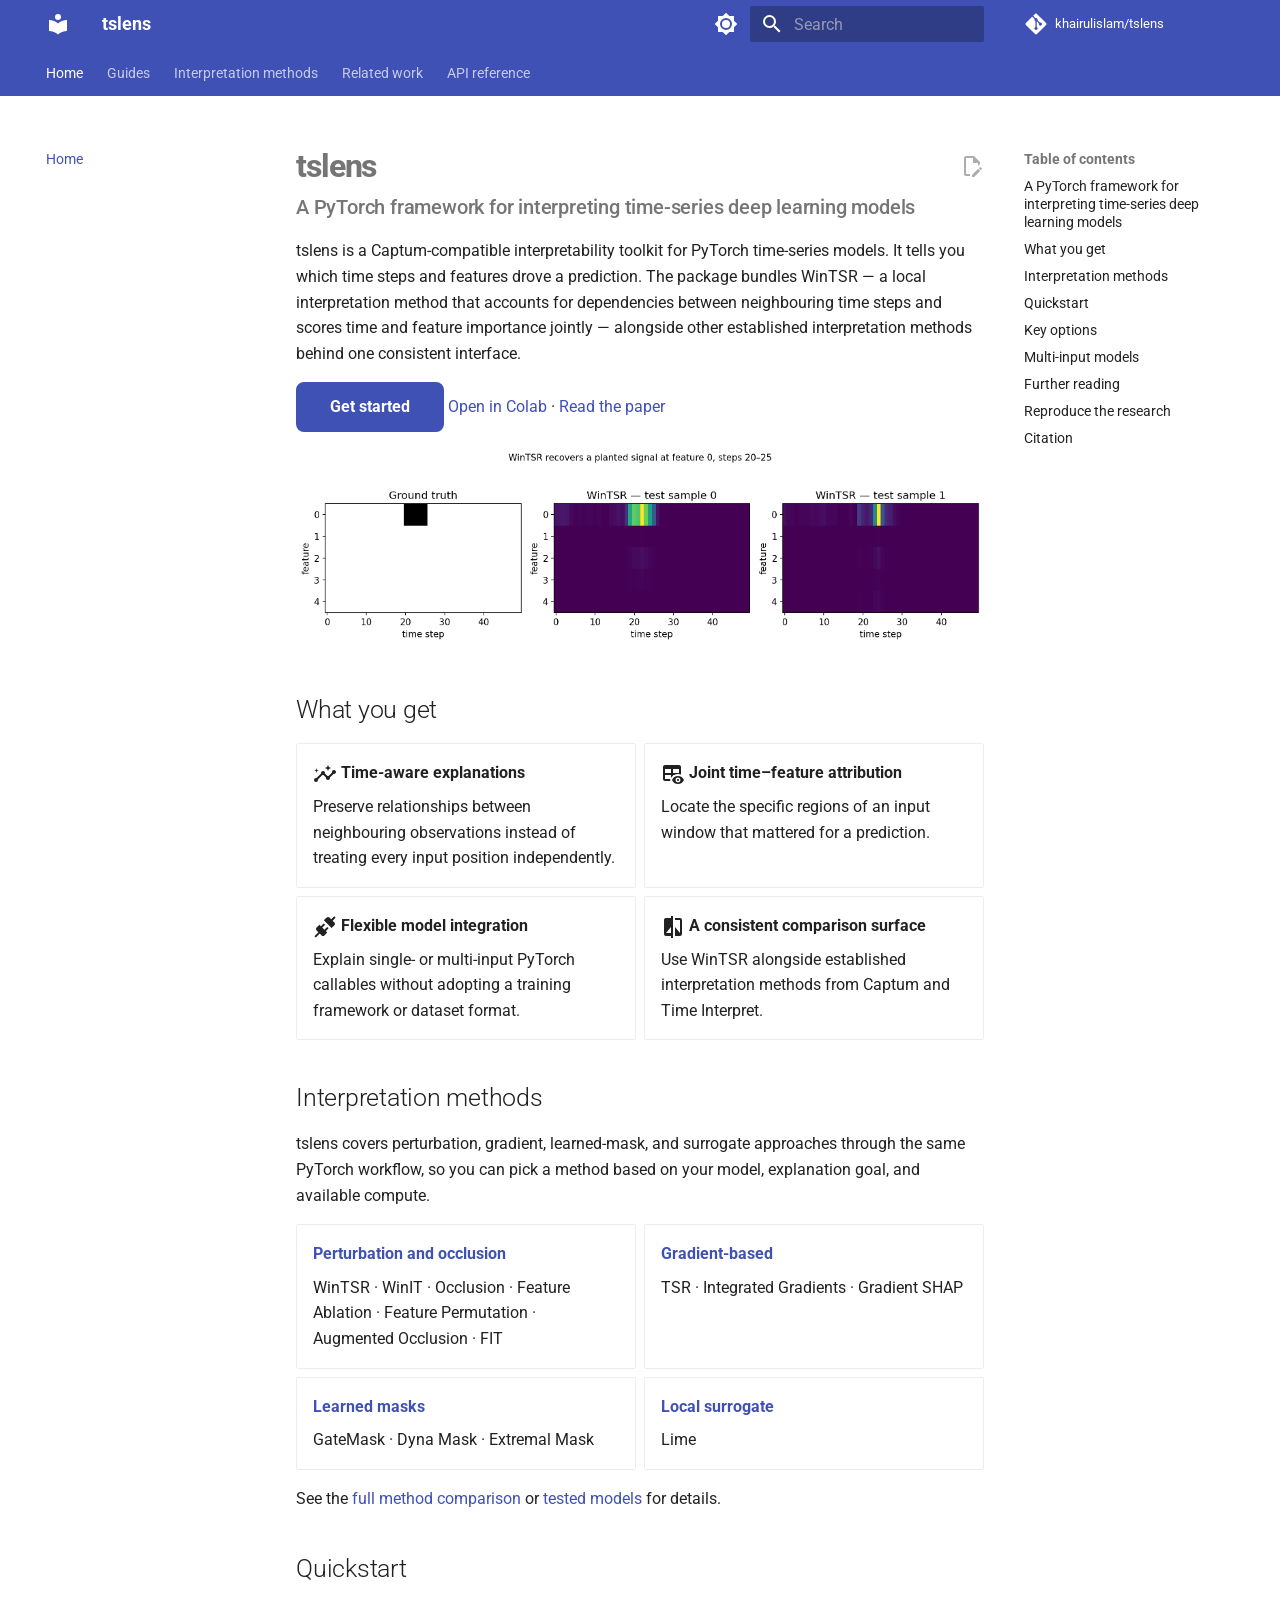
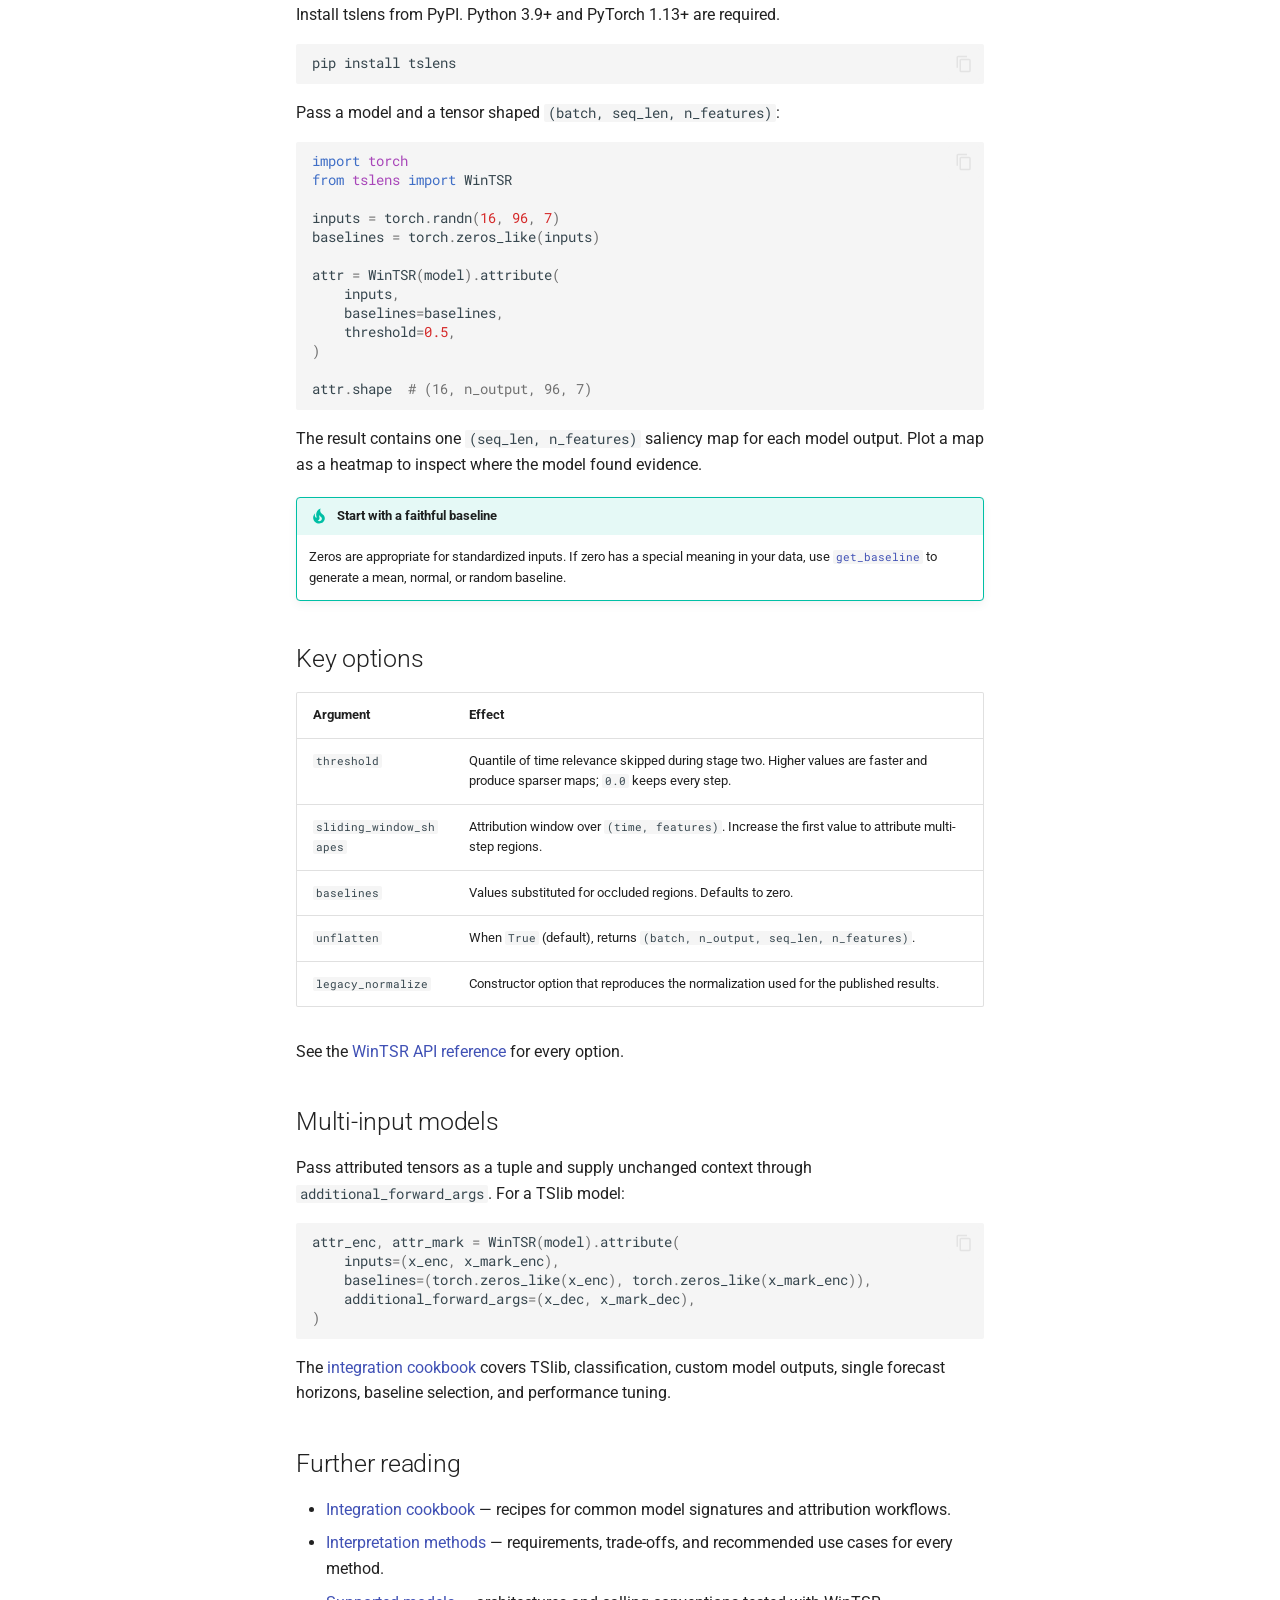
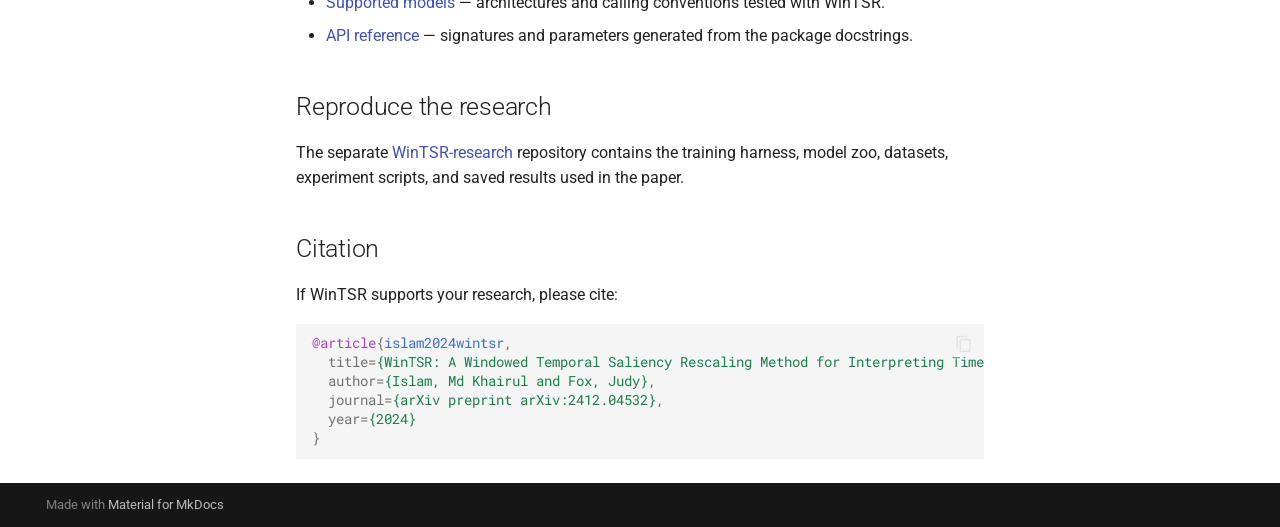
<file: index.html>
<!doctype html>
<html lang="en" class="no-js">
  <head>
    
      <meta charset="utf-8">
      <meta name="viewport" content="width=device-width,initial-scale=1">
      
        <meta name="description" content="A consistent PyTorch interface for time-series attribution methods.">
      
      
      
        <link rel="canonical" href="https://khairulislam.github.io/tslens/">
      
      
      
        <link rel="next" href="integration/">
      
      
        
      
      
      <link rel="icon" href="assets/images/favicon.png">
      <meta name="generator" content="mkdocs-1.6.1, mkdocs-material-9.7.7">
    
    
      
        <title>tslens</title>
      
    
    
      <link rel="stylesheet" href="assets/stylesheets/main.ec1eaa64.min.css">
      
        
        <link rel="stylesheet" href="assets/stylesheets/palette.ab4e12ef.min.css">
      
      


    
    
      
    
    
      
        
        
        <link rel="preconnect" href="https://fonts.gstatic.com" crossorigin>
        <link rel="stylesheet" href="https://fonts.googleapis.com/css?family=Roboto:300,300i,400,400i,700,700i%7CRoboto+Mono:400,400i,700,700i&display=fallback">
        <style>:root{--md-text-font:"Roboto";--md-code-font:"Roboto Mono"}</style>
      
    
    
      <link rel="stylesheet" href="assets/_mkdocstrings.css">
    
      <link rel="stylesheet" href="stylesheets/extra.css">
    
    <script>__md_scope=new URL(".",location),__md_hash=e=>[...e].reduce(((e,_)=>(e<<5)-e+_.charCodeAt(0)),0),__md_get=(e,_=localStorage,t=__md_scope)=>JSON.parse(_.getItem(t.pathname+"."+e)),__md_set=(e,_,t=localStorage,a=__md_scope)=>{try{t.setItem(a.pathname+"."+e,JSON.stringify(_))}catch(e){}}</script>
    
      

    
    
  </head>
  
  
    
    
      
    
    
    
    
    <body dir="ltr" data-md-color-scheme="default" data-md-color-primary="indigo" data-md-color-accent="indigo">
  
    
    <input class="md-toggle" data-md-toggle="drawer" type="checkbox" id="__drawer" autocomplete="off">
    <input class="md-toggle" data-md-toggle="search" type="checkbox" id="__search" autocomplete="off">
    <label class="md-overlay" for="__drawer"></label>
    <div data-md-component="skip">
      
        
        <a href="#tslens" class="md-skip">
          Skip to content
        </a>
      
    </div>
    <div data-md-component="announce">
      
    </div>
    
    
      

<header class="md-header" data-md-component="header">
  <nav class="md-header__inner md-grid" aria-label="Header">
    <a href="." title="tslens" class="md-header__button md-logo" aria-label="tslens" data-md-component="logo">
      
  
  <svg xmlns="http://www.w3.org/2000/svg" viewBox="0 0 24 24"><path d="M12 8a3 3 0 0 0 3-3 3 3 0 0 0-3-3 3 3 0 0 0-3 3 3 3 0 0 0 3 3m0 3.54C9.64 9.35 6.5 8 3 8v11c3.5 0 6.64 1.35 9 3.54 2.36-2.19 5.5-3.54 9-3.54V8c-3.5 0-6.64 1.35-9 3.54"/></svg>

    </a>
    <label class="md-header__button md-icon" for="__drawer">
      
      <svg xmlns="http://www.w3.org/2000/svg" viewBox="0 0 24 24"><path d="M3 6h18v2H3zm0 5h18v2H3zm0 5h18v2H3z"/></svg>
    </label>
    <div class="md-header__title" data-md-component="header-title">
      <div class="md-header__ellipsis">
        <div class="md-header__topic">
          <span class="md-ellipsis">
            tslens
          </span>
        </div>
        <div class="md-header__topic" data-md-component="header-topic">
          <span class="md-ellipsis">
            
              Home
            
          </span>
        </div>
      </div>
    </div>
    
      
        <form class="md-header__option" data-md-component="palette">
  
    
    
    
    <input class="md-option" data-md-color-media="(prefers-color-scheme: light)" data-md-color-scheme="default" data-md-color-primary="indigo" data-md-color-accent="indigo"  aria-label="Switch to dark mode"  type="radio" name="__palette" id="__palette_0">
    
      <label class="md-header__button md-icon" title="Switch to dark mode" for="__palette_1" hidden>
        <svg xmlns="http://www.w3.org/2000/svg" viewBox="0 0 24 24"><path d="M12 8a4 4 0 0 0-4 4 4 4 0 0 0 4 4 4 4 0 0 0 4-4 4 4 0 0 0-4-4m0 10a6 6 0 0 1-6-6 6 6 0 0 1 6-6 6 6 0 0 1 6 6 6 6 0 0 1-6 6m8-9.31V4h-4.69L12 .69 8.69 4H4v4.69L.69 12 4 15.31V20h4.69L12 23.31 15.31 20H20v-4.69L23.31 12z"/></svg>
      </label>
    
  
    
    
    
    <input class="md-option" data-md-color-media="(prefers-color-scheme: dark)" data-md-color-scheme="slate" data-md-color-primary="indigo" data-md-color-accent="indigo"  aria-label="Switch to light mode"  type="radio" name="__palette" id="__palette_1">
    
      <label class="md-header__button md-icon" title="Switch to light mode" for="__palette_0" hidden>
        <svg xmlns="http://www.w3.org/2000/svg" viewBox="0 0 24 24"><path d="M12 18c-.89 0-1.74-.2-2.5-.55C11.56 16.5 13 14.42 13 12s-1.44-4.5-3.5-5.45C10.26 6.2 11.11 6 12 6a6 6 0 0 1 6 6 6 6 0 0 1-6 6m8-9.31V4h-4.69L12 .69 8.69 4H4v4.69L.69 12 4 15.31V20h4.69L12 23.31 15.31 20H20v-4.69L23.31 12z"/></svg>
      </label>
    
  
</form>
      
    
    
      <script>var palette=__md_get("__palette");if(palette&&palette.color){if("(prefers-color-scheme)"===palette.color.media){var media=matchMedia("(prefers-color-scheme: light)"),input=document.querySelector(media.matches?"[data-md-color-media='(prefers-color-scheme: light)']":"[data-md-color-media='(prefers-color-scheme: dark)']");palette.color.media=input.getAttribute("data-md-color-media"),palette.color.scheme=input.getAttribute("data-md-color-scheme"),palette.color.primary=input.getAttribute("data-md-color-primary"),palette.color.accent=input.getAttribute("data-md-color-accent")}for(var[key,value]of Object.entries(palette.color))document.body.setAttribute("data-md-color-"+key,value)}</script>
    
    
    
      
      
        <label class="md-header__button md-icon" for="__search">
          
          <svg xmlns="http://www.w3.org/2000/svg" viewBox="0 0 24 24"><path d="M9.5 3A6.5 6.5 0 0 1 16 9.5c0 1.61-.59 3.09-1.56 4.23l.27.27h.79l5 5-1.5 1.5-5-5v-.79l-.27-.27A6.52 6.52 0 0 1 9.5 16 6.5 6.5 0 0 1 3 9.5 6.5 6.5 0 0 1 9.5 3m0 2C7 5 5 7 5 9.5S7 14 9.5 14 14 12 14 9.5 12 5 9.5 5"/></svg>
        </label>
        <div class="md-search" data-md-component="search" role="dialog">
  <label class="md-search__overlay" for="__search"></label>
  <div class="md-search__inner" role="search">
    <form class="md-search__form" name="search">
      <input type="text" class="md-search__input" name="query" aria-label="Search" placeholder="Search" autocapitalize="off" autocorrect="off" autocomplete="off" spellcheck="false" data-md-component="search-query" required>
      <label class="md-search__icon md-icon" for="__search">
        
        <svg xmlns="http://www.w3.org/2000/svg" viewBox="0 0 24 24"><path d="M9.5 3A6.5 6.5 0 0 1 16 9.5c0 1.61-.59 3.09-1.56 4.23l.27.27h.79l5 5-1.5 1.5-5-5v-.79l-.27-.27A6.52 6.52 0 0 1 9.5 16 6.5 6.5 0 0 1 3 9.5 6.5 6.5 0 0 1 9.5 3m0 2C7 5 5 7 5 9.5S7 14 9.5 14 14 12 14 9.5 12 5 9.5 5"/></svg>
        
        <svg xmlns="http://www.w3.org/2000/svg" viewBox="0 0 24 24"><path d="M20 11v2H8l5.5 5.5-1.42 1.42L4.16 12l7.92-7.92L13.5 5.5 8 11z"/></svg>
      </label>
      <nav class="md-search__options" aria-label="Search">
        
        <button type="reset" class="md-search__icon md-icon" title="Clear" aria-label="Clear" tabindex="-1">
          
          <svg xmlns="http://www.w3.org/2000/svg" viewBox="0 0 24 24"><path d="M19 6.41 17.59 5 12 10.59 6.41 5 5 6.41 10.59 12 5 17.59 6.41 19 12 13.41 17.59 19 19 17.59 13.41 12z"/></svg>
        </button>
      </nav>
      
        <div class="md-search__suggest" data-md-component="search-suggest"></div>
      
    </form>
    <div class="md-search__output">
      <div class="md-search__scrollwrap" tabindex="0" data-md-scrollfix>
        <div class="md-search-result" data-md-component="search-result">
          <div class="md-search-result__meta">
            Initializing search
          </div>
          <ol class="md-search-result__list" role="presentation"></ol>
        </div>
      </div>
    </div>
  </div>
</div>
      
    
    
      <div class="md-header__source">
        <a href="https://github.com/khairulislam/tslens" title="Go to repository" class="md-source" data-md-component="source">
  <div class="md-source__icon md-icon">
    
    <svg xmlns="http://www.w3.org/2000/svg" viewBox="0 0 448 512"><!--! Font Awesome Free 7.1.0 by @fontawesome - https://fontawesome.com License - https://fontawesome.com/license/free (Icons: CC BY 4.0, Fonts: SIL OFL 1.1, Code: MIT License) Copyright 2025 Fonticons, Inc.--><path d="M439.6 236.1 244 40.5c-5.4-5.5-12.8-8.5-20.4-8.5s-15 3-20.4 8.4L162.5 81l51.5 51.5c27.1-9.1 52.7 16.8 43.4 43.7l49.7 49.7c34.2-11.8 61.2 31 35.5 56.7-26.5 26.5-70.2-2.9-56-37.3L240.3 199v121.9c25.3 12.5 22.3 41.8 9.1 55-6.4 6.4-15.2 10.1-24.3 10.1s-17.8-3.6-24.3-10.1c-17.6-17.6-11.1-46.9 11.2-56v-123c-20.8-8.5-24.6-30.7-18.6-45L142.6 101 8.5 235.1C3 240.6 0 247.9 0 255.5s3 15 8.5 20.4l195.6 195.7c5.4 5.4 12.7 8.4 20.4 8.4s15-3 20.4-8.4l194.7-194.7c5.4-5.4 8.4-12.8 8.4-20.4s-3-15-8.4-20.4"/></svg>
  </div>
  <div class="md-source__repository">
    khairulislam/tslens
  </div>
</a>
      </div>
    
  </nav>
  
</header>
    
    <div class="md-container" data-md-component="container">
      
      
        
          
            
<nav class="md-tabs" aria-label="Tabs" data-md-component="tabs">
  <div class="md-grid">
    <ul class="md-tabs__list">
      
        
  
  
  
    
  
  
    <li class="md-tabs__item md-tabs__item--active">
      <a href="." class="md-tabs__link">
        
  
  
    
  
  Home

      </a>
    </li>
  

      
        
  
  
  
  
    
    
      <li class="md-tabs__item">
        <a href="integration/" class="md-tabs__link">
          
  
  
    
  
  Guides

        </a>
      </li>
    
  

      
        
  
  
  
  
    <li class="md-tabs__item">
      <a href="methods/" class="md-tabs__link">
        
  
  
    
  
  Interpretation methods

      </a>
    </li>
  

      
        
  
  
  
  
    <li class="md-tabs__item">
      <a href="related_works/" class="md-tabs__link">
        
  
  
    
  
  Related work

      </a>
    </li>
  

      
        
  
  
  
  
    
    
      <li class="md-tabs__item">
        <a href="reference/" class="md-tabs__link">
          
  
  
    
  
  API reference

        </a>
      </li>
    
  

      
    </ul>
  </div>
</nav>
          
        
      
      <main class="md-main" data-md-component="main">
        <div class="md-main__inner md-grid">
          
            
              
              <div class="md-sidebar md-sidebar--primary" data-md-component="sidebar" data-md-type="navigation" >
                <div class="md-sidebar__scrollwrap">
                  <div class="md-sidebar__inner">
                    


  


<nav class="md-nav md-nav--primary md-nav--lifted" aria-label="Navigation" data-md-level="0">
  <label class="md-nav__title" for="__drawer">
    <a href="." title="tslens" class="md-nav__button md-logo" aria-label="tslens" data-md-component="logo">
      
  
  <svg xmlns="http://www.w3.org/2000/svg" viewBox="0 0 24 24"><path d="M12 8a3 3 0 0 0 3-3 3 3 0 0 0-3-3 3 3 0 0 0-3 3 3 3 0 0 0 3 3m0 3.54C9.64 9.35 6.5 8 3 8v11c3.5 0 6.64 1.35 9 3.54 2.36-2.19 5.5-3.54 9-3.54V8c-3.5 0-6.64 1.35-9 3.54"/></svg>

    </a>
    tslens
  </label>
  
    <div class="md-nav__source">
      <a href="https://github.com/khairulislam/tslens" title="Go to repository" class="md-source" data-md-component="source">
  <div class="md-source__icon md-icon">
    
    <svg xmlns="http://www.w3.org/2000/svg" viewBox="0 0 448 512"><!--! Font Awesome Free 7.1.0 by @fontawesome - https://fontawesome.com License - https://fontawesome.com/license/free (Icons: CC BY 4.0, Fonts: SIL OFL 1.1, Code: MIT License) Copyright 2025 Fonticons, Inc.--><path d="M439.6 236.1 244 40.5c-5.4-5.5-12.8-8.5-20.4-8.5s-15 3-20.4 8.4L162.5 81l51.5 51.5c27.1-9.1 52.7 16.8 43.4 43.7l49.7 49.7c34.2-11.8 61.2 31 35.5 56.7-26.5 26.5-70.2-2.9-56-37.3L240.3 199v121.9c25.3 12.5 22.3 41.8 9.1 55-6.4 6.4-15.2 10.1-24.3 10.1s-17.8-3.6-24.3-10.1c-17.6-17.6-11.1-46.9 11.2-56v-123c-20.8-8.5-24.6-30.7-18.6-45L142.6 101 8.5 235.1C3 240.6 0 247.9 0 255.5s3 15 8.5 20.4l195.6 195.7c5.4 5.4 12.7 8.4 20.4 8.4s15-3 20.4-8.4l194.7-194.7c5.4-5.4 8.4-12.8 8.4-20.4s-3-15-8.4-20.4"/></svg>
  </div>
  <div class="md-source__repository">
    khairulislam/tslens
  </div>
</a>
    </div>
  
  <ul class="md-nav__list" data-md-scrollfix>
    
      
      
  
  
    
  
  
  
    <li class="md-nav__item md-nav__item--active">
      
      <input class="md-nav__toggle md-toggle" type="checkbox" id="__toc">
      
      
        
      
      
        <label class="md-nav__link md-nav__link--active" for="__toc">
          
  
  
  <span class="md-ellipsis">
    
  
    Home
  

    
  </span>
  
  

          <span class="md-nav__icon md-icon"></span>
        </label>
      
      <a href="." class="md-nav__link md-nav__link--active">
        
  
  
  <span class="md-ellipsis">
    
  
    Home
  

    
  </span>
  
  

      </a>
      
        

<nav class="md-nav md-nav--secondary" aria-label="Table of contents">
  
  
  
    
  
  
    <label class="md-nav__title" for="__toc">
      <span class="md-nav__icon md-icon"></span>
      Table of contents
    </label>
    <ul class="md-nav__list" data-md-component="toc" data-md-scrollfix>
      
        <li class="md-nav__item">
  <a href="#a-pytorch-framework-for-interpreting-time-series-deep-learning-models" class="md-nav__link">
    <span class="md-ellipsis">
      
        A PyTorch framework for interpreting time-series deep learning models
      
    </span>
  </a>
  
</li>
      
        <li class="md-nav__item">
  <a href="#what-you-get" class="md-nav__link">
    <span class="md-ellipsis">
      
        What you get
      
    </span>
  </a>
  
</li>
      
        <li class="md-nav__item">
  <a href="#interpretation-methods" class="md-nav__link">
    <span class="md-ellipsis">
      
        Interpretation methods
      
    </span>
  </a>
  
</li>
      
        <li class="md-nav__item">
  <a href="#quickstart" class="md-nav__link">
    <span class="md-ellipsis">
      
        Quickstart
      
    </span>
  </a>
  
</li>
      
        <li class="md-nav__item">
  <a href="#key-options" class="md-nav__link">
    <span class="md-ellipsis">
      
        Key options
      
    </span>
  </a>
  
</li>
      
        <li class="md-nav__item">
  <a href="#multi-input-models" class="md-nav__link">
    <span class="md-ellipsis">
      
        Multi-input models
      
    </span>
  </a>
  
</li>
      
        <li class="md-nav__item">
  <a href="#further-reading" class="md-nav__link">
    <span class="md-ellipsis">
      
        Further reading
      
    </span>
  </a>
  
</li>
      
        <li class="md-nav__item">
  <a href="#reproduce-the-research" class="md-nav__link">
    <span class="md-ellipsis">
      
        Reproduce the research
      
    </span>
  </a>
  
</li>
      
        <li class="md-nav__item">
  <a href="#citation" class="md-nav__link">
    <span class="md-ellipsis">
      
        Citation
      
    </span>
  </a>
  
</li>
      
    </ul>
  
</nav>
      
    </li>
  

    
      
      
  
  
  
  
    
    
      
        
      
        
      
    
    
    
      
      
        
      
    
    
    <li class="md-nav__item md-nav__item--nested">
      
        
        
        <input class="md-nav__toggle md-toggle " type="checkbox" id="__nav_2" >
        
          
          <label class="md-nav__link" for="__nav_2" id="__nav_2_label" tabindex="0">
            
  
  
  <span class="md-ellipsis">
    
  
    Guides
  

    
  </span>
  
  

            <span class="md-nav__icon md-icon"></span>
          </label>
        
        <nav class="md-nav" data-md-level="1" aria-labelledby="__nav_2_label" aria-expanded="false">
          <label class="md-nav__title" for="__nav_2">
            <span class="md-nav__icon md-icon"></span>
            
  
    Guides
  

          </label>
          <ul class="md-nav__list" data-md-scrollfix>
            
              
                
  
  
  
  
    <li class="md-nav__item">
      <a href="integration/" class="md-nav__link">
        
  
  
  <span class="md-ellipsis">
    
  
    Integration cookbook
  

    
  </span>
  
  

      </a>
    </li>
  

              
            
              
                
  
  
  
  
    <li class="md-nav__item">
      <a href="models/" class="md-nav__link">
        
  
  
  <span class="md-ellipsis">
    
  
    Supported models
  

    
  </span>
  
  

      </a>
    </li>
  

              
            
          </ul>
        </nav>
      
    </li>
  

    
      
      
  
  
  
  
    <li class="md-nav__item">
      <a href="methods/" class="md-nav__link">
        
  
  
  <span class="md-ellipsis">
    
  
    Interpretation methods
  

    
  </span>
  
  

      </a>
    </li>
  

    
      
      
  
  
  
  
    <li class="md-nav__item">
      <a href="related_works/" class="md-nav__link">
        
  
  
  <span class="md-ellipsis">
    
  
    Related work
  

    
  </span>
  
  

      </a>
    </li>
  

    
      
      
  
  
  
  
    
    
      
        
          
        
      
        
      
        
      
        
      
        
      
        
      
    
    
    
      
      
        
      
    
    
    <li class="md-nav__item md-nav__item--nested">
      
        
        
        <input class="md-nav__toggle md-toggle " type="checkbox" id="__nav_5" >
        
          
          <div class="md-nav__link md-nav__container">
            <a href="reference/" class="md-nav__link ">
              
  
  
  <span class="md-ellipsis">
    
  
    API reference
  

    
  </span>
  
  

            </a>
            
              
              <label class="md-nav__link " for="__nav_5" id="__nav_5_label" tabindex="0">
                <span class="md-nav__icon md-icon"></span>
              </label>
            
          </div>
        
        <nav class="md-nav" data-md-level="1" aria-labelledby="__nav_5_label" aria-expanded="false">
          <label class="md-nav__title" for="__nav_5">
            <span class="md-nav__icon md-icon"></span>
            
  
    API reference
  

          </label>
          <ul class="md-nav__list" data-md-scrollfix>
            
              
            
              
                
  
  
  
  
    <li class="md-nav__item">
      <a href="reference/wintsr/" class="md-nav__link">
        
  
  
  <span class="md-ellipsis">
    
  
    WinTSR
  

    
  </span>
  
  

      </a>
    </li>
  

              
            
              
                
  
  
  
  
    <li class="md-nav__item">
      <a href="reference/tsr/" class="md-nav__link">
        
  
  
  <span class="md-ellipsis">
    
  
    TSR
  

    
  </span>
  
  

      </a>
    </li>
  

              
            
              
                
  
  
  
  
    <li class="md-nav__item">
      <a href="reference/winit/" class="md-nav__link">
        
  
  
  <span class="md-ellipsis">
    
  
    WinIT
  

    
  </span>
  
  

      </a>
    </li>
  

              
            
              
                
  
  
  
  
    <li class="md-nav__item">
      <a href="reference/gate_mask/" class="md-nav__link">
        
  
  
  <span class="md-ellipsis">
    
  
    GateMask
  

    
  </span>
  
  

      </a>
    </li>
  

              
            
              
                
  
  
  
  
    <li class="md-nav__item">
      <a href="reference/functional/" class="md-nav__link">
        
  
  
  <span class="md-ellipsis">
    
  
    Functional utilities
  

    
  </span>
  
  

      </a>
    </li>
  

              
            
          </ul>
        </nav>
      
    </li>
  

    
  </ul>
</nav>
                  </div>
                </div>
              </div>
            
            
              
              <div class="md-sidebar md-sidebar--secondary" data-md-component="sidebar" data-md-type="toc" >
                <div class="md-sidebar__scrollwrap">
                  <div class="md-sidebar__inner">
                    

<nav class="md-nav md-nav--secondary" aria-label="Table of contents">
  
  
  
    
  
  
    <label class="md-nav__title" for="__toc">
      <span class="md-nav__icon md-icon"></span>
      Table of contents
    </label>
    <ul class="md-nav__list" data-md-component="toc" data-md-scrollfix>
      
        <li class="md-nav__item">
  <a href="#a-pytorch-framework-for-interpreting-time-series-deep-learning-models" class="md-nav__link">
    <span class="md-ellipsis">
      
        A PyTorch framework for interpreting time-series deep learning models
      
    </span>
  </a>
  
</li>
      
        <li class="md-nav__item">
  <a href="#what-you-get" class="md-nav__link">
    <span class="md-ellipsis">
      
        What you get
      
    </span>
  </a>
  
</li>
      
        <li class="md-nav__item">
  <a href="#interpretation-methods" class="md-nav__link">
    <span class="md-ellipsis">
      
        Interpretation methods
      
    </span>
  </a>
  
</li>
      
        <li class="md-nav__item">
  <a href="#quickstart" class="md-nav__link">
    <span class="md-ellipsis">
      
        Quickstart
      
    </span>
  </a>
  
</li>
      
        <li class="md-nav__item">
  <a href="#key-options" class="md-nav__link">
    <span class="md-ellipsis">
      
        Key options
      
    </span>
  </a>
  
</li>
      
        <li class="md-nav__item">
  <a href="#multi-input-models" class="md-nav__link">
    <span class="md-ellipsis">
      
        Multi-input models
      
    </span>
  </a>
  
</li>
      
        <li class="md-nav__item">
  <a href="#further-reading" class="md-nav__link">
    <span class="md-ellipsis">
      
        Further reading
      
    </span>
  </a>
  
</li>
      
        <li class="md-nav__item">
  <a href="#reproduce-the-research" class="md-nav__link">
    <span class="md-ellipsis">
      
        Reproduce the research
      
    </span>
  </a>
  
</li>
      
        <li class="md-nav__item">
  <a href="#citation" class="md-nav__link">
    <span class="md-ellipsis">
      
        Citation
      
    </span>
  </a>
  
</li>
      
    </ul>
  
</nav>
                  </div>
                </div>
              </div>
            
          
          
            <div class="md-content" data-md-component="content">
              
              <article class="md-content__inner md-typeset">
                
                  


  
    <a href="https://github.com/khairulislam/tslens/edit/main/docs/index.md" title="Edit this page" class="md-content__button md-icon" rel="edit">
      
      <svg xmlns="http://www.w3.org/2000/svg" viewBox="0 0 24 24"><path d="M10 20H6V4h7v5h5v3.1l2-2V8l-6-6H6c-1.1 0-2 .9-2 2v16c0 1.1.9 2 2 2h4zm10.2-7c.1 0 .3.1.4.2l1.3 1.3c.2.2.2.6 0 .8l-1 1-2.1-2.1 1-1c.1-.1.2-.2.4-.2m0 3.9L14.1 23H12v-2.1l6.1-6.1z"/></svg>
    </a>
  
  


<h1 id="tslens">tslens<a class="headerlink" href="#tslens" title="Permanent link">&para;</a></h1>
<h3 id="a-pytorch-framework-for-interpreting-time-series-deep-learning-models">A PyTorch framework for interpreting time-series deep learning models<a class="headerlink" href="#a-pytorch-framework-for-interpreting-time-series-deep-learning-models" title="Permanent link">&para;</a></h3>
<p>tslens is a Captum-compatible interpretability toolkit for PyTorch time-series
models. It tells you which time steps and features drove a prediction. The
package bundles WinTSR — a local interpretation method that accounts for
dependencies between neighbouring time steps and scores time and feature
importance jointly — alongside other established interpretation methods behind
one consistent interface.</p>
<p><a class="md-button md-button--primary" href="#quickstart">Get started</a>
<a href="https://colab.research.google.com/github/khairulislam/tslens/blob/main/notebooks/quickstart.ipynb">Open in Colab</a> ·
<a href="https://arxiv.org/abs/2412.04532">Read the paper</a></p>
<p><img alt="WinTSR attribution heatmap recovering a planted signal at feature 0, steps 20–25" src="assets/wintsr_heatmap.png" /></p>
<h2 id="what-you-get">What you get<a class="headerlink" href="#what-you-get" title="Permanent link">&para;</a></h2>
<div class="grid cards">
<ul>
<li>
<p><span class="twemoji lg middle"><svg xmlns="http://www.w3.org/2000/svg" viewBox="0 0 24 24"><path d="M21 8c-1.5 0-2.3 1.4-1.9 2.5l-3.6 3.6c-.3-.1-.7-.1-1 0l-2.6-2.6c.4-1.1-.4-2.5-1.9-2.5-1.4 0-2.3 1.4-1.9 2.5L3.5 16c-1.1-.3-2.5.5-2.5 2 0 1.1.9 2 2 2 1.4 0 2.3-1.4 1.9-2.5l4.5-4.6c.3.1.7.1 1 0l2.6 2.6c-.3 1 .5 2.5 2 2.5s2.3-1.4 1.9-2.5l3.6-3.6c1.1.3 2.5-.5 2.5-1.9 0-1.1-.9-2-2-2m-6 1 .9-2.1L18 6l-2.1-.9L15 3l-.9 2.1L12 6l2.1.9zM3.5 11 4 9l2-.5L4 8l-.5-2L3 8l-2 .5L3 9z"/></svg></span> <strong>Time-aware explanations</strong></p>
<p>Preserve relationships between neighbouring observations instead of treating
every input position independently.</p>
</li>
<li>
<p><span class="twemoji lg middle"><svg xmlns="http://www.w3.org/2000/svg" viewBox="0 0 24 24"><path d="M17 16.88c.56 0 1 .44 1 1s-.44 1-1 1-1-.45-1-1 .44-1 1-1m0-3c2.73 0 5.06 1.66 6 4-.94 2.34-3.27 4-6 4s-5.06-1.66-6-4c.94-2.34 3.27-4 6-4m0 1.5a2.5 2.5 0 0 0 0 5 2.5 2.5 0 0 0 0-5M18 3H4c-1.1 0-2 .9-2 2v12c0 1.1.9 2 2 2h5.42c-.16-.32-.3-.66-.42-1 .12-.34.26-.68.42-1H4v-4h6v2.97c.55-.86 1.23-1.6 2-2.21V13h1.15c1.16-.64 2.47-1 3.85-1 1.06 0 2.07.21 3 .59V5c0-1.1-.9-2-2-2m-8 8H4V7h6zm8 0h-6V7h6z"/></svg></span> <strong>Joint time–feature attribution</strong></p>
<p>Locate the specific regions of an input window that mattered for a prediction.</p>
</li>
<li>
<p><span class="twemoji lg middle"><svg xmlns="http://www.w3.org/2000/svg" viewBox="0 0 24 24"><path d="M21.4 7.5c.8.8.8 2.1 0 2.8l-2.8 2.8-7.8-7.8 2.8-2.8c.8-.8 2.1-.8 2.8 0l1.8 1.8 3-3 1.4 1.4-3 3zm-5.8 5.8-1.4-1.4-2.8 2.8-2.1-2.1 2.8-2.8-1.4-1.4-2.8 2.8-1.5-1.4-2.8 2.8c-.8.8-.8 2.1 0 2.8l1.8 1.8-4 4 1.4 1.4 4-4 1.8 1.8c.8.8 2.1.8 2.8 0l2.8-2.8-1.4-1.4z"/></svg></span> <strong>Flexible model integration</strong></p>
<p>Explain single- or multi-input PyTorch callables without adopting a training
framework or dataset format.</p>
</li>
<li>
<p><span class="twemoji lg middle"><svg xmlns="http://www.w3.org/2000/svg" viewBox="0 0 24 24"><path d="M19 3h-5v2h5v13l-5-6v9h5a2 2 0 0 0 2-2V5a2 2 0 0 0-2-2m-9 15H5l5-6m0-9H5c-1.11 0-2 .89-2 2v14a2 2 0 0 0 2 2h5v2h2V1h-2z"/></svg></span> <strong>A consistent comparison surface</strong></p>
<p>Use WinTSR alongside established interpretation methods from Captum and Time
Interpret.</p>
</li>
</ul>
</div>
<h2 id="interpretation-methods">Interpretation methods<a class="headerlink" href="#interpretation-methods" title="Permanent link">&para;</a></h2>
<p>tslens covers perturbation, gradient, learned-mask, and surrogate approaches
through the same PyTorch workflow, so you can pick a method based on your
model, explanation goal, and available compute.</p>
<div class="grid cards method-grid">
<ul>
<li>
<p><strong><a href="methods/#occlusion-based">Perturbation and occlusion</a></strong></p>
<p>WinTSR · WinIT · Occlusion · Feature Ablation · Feature Permutation ·
Augmented Occlusion · FIT</p>
</li>
<li>
<p><strong><a href="methods/#gradient-based">Gradient-based</a></strong></p>
<p>TSR · Integrated Gradients · Gradient SHAP</p>
</li>
<li>
<p><strong><a href="methods/#learned-masks">Learned masks</a></strong></p>
<p>GateMask · Dyna Mask · Extremal Mask</p>
</li>
<li>
<p><strong><a href="methods/#surrogate">Local surrogate</a></strong></p>
<p>Lime</p>
</li>
</ul>
</div>
<p>See the <a href="methods/">full method comparison</a> or <a href="models/">tested models</a> for details.</p>
<h2 id="quickstart">Quickstart<a class="headerlink" href="#quickstart" title="Permanent link">&para;</a></h2>
<p>Install tslens from PyPI. Python 3.9+ and PyTorch 1.13+ are required.</p>
<div class="highlight"><pre><span></span><code>pip<span class="w"> </span>install<span class="w"> </span>tslens
</code></pre></div>
<p>Pass a model and a tensor shaped <code>(batch, seq_len, n_features)</code>:</p>
<div class="highlight"><pre><span></span><code><span class="kn">import</span><span class="w"> </span><span class="nn">torch</span>
<span class="kn">from</span><span class="w"> </span><span class="nn">tslens</span><span class="w"> </span><span class="kn">import</span> <span class="n">WinTSR</span>

<span class="n">inputs</span> <span class="o">=</span> <span class="n">torch</span><span class="o">.</span><span class="n">randn</span><span class="p">(</span><span class="mi">16</span><span class="p">,</span> <span class="mi">96</span><span class="p">,</span> <span class="mi">7</span><span class="p">)</span>
<span class="n">baselines</span> <span class="o">=</span> <span class="n">torch</span><span class="o">.</span><span class="n">zeros_like</span><span class="p">(</span><span class="n">inputs</span><span class="p">)</span>

<span class="n">attr</span> <span class="o">=</span> <span class="n">WinTSR</span><span class="p">(</span><span class="n">model</span><span class="p">)</span><span class="o">.</span><span class="n">attribute</span><span class="p">(</span>
    <span class="n">inputs</span><span class="p">,</span>
    <span class="n">baselines</span><span class="o">=</span><span class="n">baselines</span><span class="p">,</span>
    <span class="n">threshold</span><span class="o">=</span><span class="mf">0.5</span><span class="p">,</span>
<span class="p">)</span>

<span class="n">attr</span><span class="o">.</span><span class="n">shape</span>  <span class="c1"># (16, n_output, 96, 7)</span>
</code></pre></div>
<p>The result contains one <code>(seq_len, n_features)</code> saliency map for each model output.
Plot a map as a heatmap to inspect where the model found evidence.</p>
<div class="admonition tip">
<p class="admonition-title">Start with a faithful baseline</p>
<p>Zeros are appropriate for standardized inputs. If zero has a special meaning in
your data, use <a href="reference/functional/"><code>get_baseline</code></a> to generate a mean,
normal, or random baseline.</p>
</div>
<h2 id="key-options">Key options<a class="headerlink" href="#key-options" title="Permanent link">&para;</a></h2>
<table>
<thead>
<tr>
<th>Argument</th>
<th>Effect</th>
</tr>
</thead>
<tbody>
<tr>
<td><code>threshold</code></td>
<td>Quantile of time relevance skipped during stage two. Higher values are faster and produce sparser maps; <code>0.0</code> keeps every step.</td>
</tr>
<tr>
<td><code>sliding_window_shapes</code></td>
<td>Attribution window over <code>(time, features)</code>. Increase the first value to attribute multi-step regions.</td>
</tr>
<tr>
<td><code>baselines</code></td>
<td>Values substituted for occluded regions. Defaults to zero.</td>
</tr>
<tr>
<td><code>unflatten</code></td>
<td>When <code>True</code> (default), returns <code>(batch, n_output, seq_len, n_features)</code>.</td>
</tr>
<tr>
<td><code>legacy_normalize</code></td>
<td>Constructor option that reproduces the normalization used for the published results.</td>
</tr>
</tbody>
</table>
<p>See the <a href="reference/wintsr/">WinTSR API reference</a> for every option.</p>
<h2 id="multi-input-models">Multi-input models<a class="headerlink" href="#multi-input-models" title="Permanent link">&para;</a></h2>
<p>Pass attributed tensors as a tuple and supply unchanged context through
<code>additional_forward_args</code>. For a TSlib model:</p>
<div class="highlight"><pre><span></span><code><span class="n">attr_enc</span><span class="p">,</span> <span class="n">attr_mark</span> <span class="o">=</span> <span class="n">WinTSR</span><span class="p">(</span><span class="n">model</span><span class="p">)</span><span class="o">.</span><span class="n">attribute</span><span class="p">(</span>
    <span class="n">inputs</span><span class="o">=</span><span class="p">(</span><span class="n">x_enc</span><span class="p">,</span> <span class="n">x_mark_enc</span><span class="p">),</span>
    <span class="n">baselines</span><span class="o">=</span><span class="p">(</span><span class="n">torch</span><span class="o">.</span><span class="n">zeros_like</span><span class="p">(</span><span class="n">x_enc</span><span class="p">),</span> <span class="n">torch</span><span class="o">.</span><span class="n">zeros_like</span><span class="p">(</span><span class="n">x_mark_enc</span><span class="p">)),</span>
    <span class="n">additional_forward_args</span><span class="o">=</span><span class="p">(</span><span class="n">x_dec</span><span class="p">,</span> <span class="n">x_mark_dec</span><span class="p">),</span>
<span class="p">)</span>
</code></pre></div>
<p>The <a href="integration/">integration cookbook</a> covers TSlib, classification, custom model
outputs, single forecast horizons, baseline selection, and performance tuning.</p>
<h2 id="further-reading">Further reading<a class="headerlink" href="#further-reading" title="Permanent link">&para;</a></h2>
<ul>
<li><a href="integration/">Integration cookbook</a> — recipes for common model signatures and attribution workflows.</li>
<li><a href="methods/">Interpretation methods</a> — requirements, trade-offs, and recommended use cases for every method.</li>
<li><a href="models/">Supported models</a> — architectures and calling conventions tested with WinTSR.</li>
<li><a href="reference/wintsr/">API reference</a> — signatures and parameters generated from the package docstrings.</li>
</ul>
<h2 id="reproduce-the-research">Reproduce the research<a class="headerlink" href="#reproduce-the-research" title="Permanent link">&para;</a></h2>
<p>The separate <a href="https://github.com/khairulislam/WinTSR-research">WinTSR-research</a>
repository contains the training harness, model zoo, datasets, experiment scripts,
and saved results used in the paper.</p>
<h2 id="citation">Citation<a class="headerlink" href="#citation" title="Permanent link">&para;</a></h2>
<p>If WinTSR supports your research, please cite:</p>
<div class="highlight"><pre><span></span><code><span class="nc">@article</span><span class="p">{</span><span class="nl">islam2024wintsr</span><span class="p">,</span>
<span class="w">  </span><span class="na">title</span><span class="p">=</span><span class="s">{WinTSR: A Windowed Temporal Saliency Rescaling Method for Interpreting Time Series Deep Learning Models}</span><span class="p">,</span>
<span class="w">  </span><span class="na">author</span><span class="p">=</span><span class="s">{Islam, Md Khairul and Fox, Judy}</span><span class="p">,</span>
<span class="w">  </span><span class="na">journal</span><span class="p">=</span><span class="s">{arXiv preprint arXiv:2412.04532}</span><span class="p">,</span>
<span class="w">  </span><span class="na">year</span><span class="p">=</span><span class="s">{2024}</span>
<span class="p">}</span>
</code></pre></div>












                
              </article>
            </div>
          
          
  <script>var tabs=__md_get("__tabs");if(Array.isArray(tabs))e:for(var set of document.querySelectorAll(".tabbed-set")){var labels=set.querySelector(".tabbed-labels");for(var tab of tabs)for(var label of labels.getElementsByTagName("label"))if(label.innerText.trim()===tab){var input=document.getElementById(label.htmlFor);input.checked=!0;continue e}}</script>

<script>var target=document.getElementById(location.hash.slice(1));target&&target.name&&(target.checked=target.name.startsWith("__tabbed_"))</script>
        </div>
        
          <button type="button" class="md-top md-icon" data-md-component="top" hidden>
  
  <svg xmlns="http://www.w3.org/2000/svg" viewBox="0 0 24 24"><path d="M13 20h-2V8l-5.5 5.5-1.42-1.42L12 4.16l7.92 7.92-1.42 1.42L13 8z"/></svg>
  Back to top
</button>
        
      </main>
      
        <footer class="md-footer">
  
  <div class="md-footer-meta md-typeset">
    <div class="md-footer-meta__inner md-grid">
      <div class="md-copyright">
  
  
    Made with
    <a href="https://squidfunk.github.io/mkdocs-material/" target="_blank" rel="noopener">
      Material for MkDocs
    </a>
  
</div>
      
    </div>
  </div>
</footer>
      
    </div>
    <div class="md-dialog" data-md-component="dialog">
      <div class="md-dialog__inner md-typeset"></div>
    </div>
    
      <div class="md-progress" data-md-component="progress" role="progressbar"></div>
    
    
    
      
      
      <script id="__config" type="application/json">{"annotate": null, "base": ".", "features": ["navigation.tabs", "navigation.sections", "navigation.indexes", "navigation.instant", "navigation.instant.progress", "navigation.top", "search.suggest", "search.highlight", "content.tabs.link", "content.code.copy", "content.code.annotate", "content.action.edit"], "search": "assets/javascripts/workers/search.2c215733.min.js", "tags": null, "translations": {"clipboard.copied": "Copied to clipboard", "clipboard.copy": "Copy to clipboard", "search.result.more.one": "1 more on this page", "search.result.more.other": "# more on this page", "search.result.none": "No matching documents", "search.result.one": "1 matching document", "search.result.other": "# matching documents", "search.result.placeholder": "Type to start searching", "search.result.term.missing": "Missing", "select.version": "Select version"}, "version": null}</script>
    
    
      <script src="assets/javascripts/bundle.d7400e89.min.js"></script>
      
    
  </body>
</html>
</file>
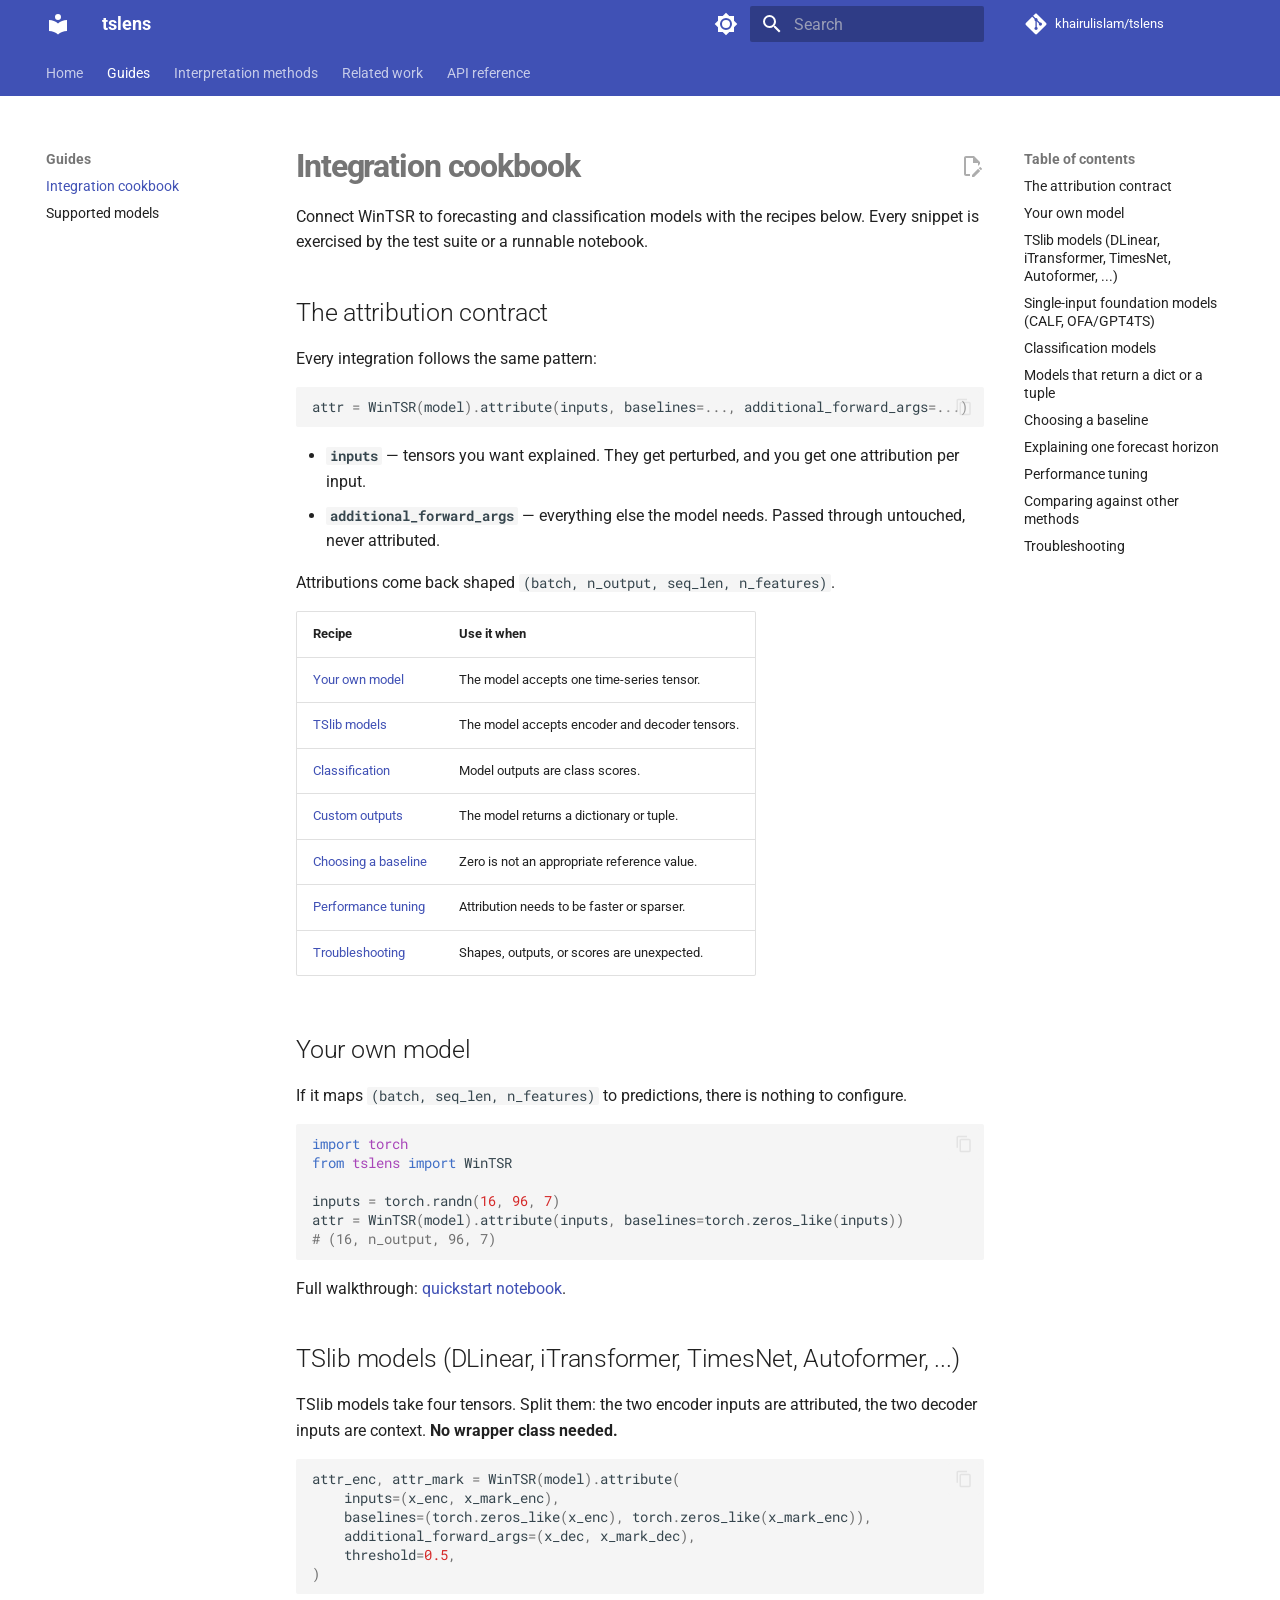
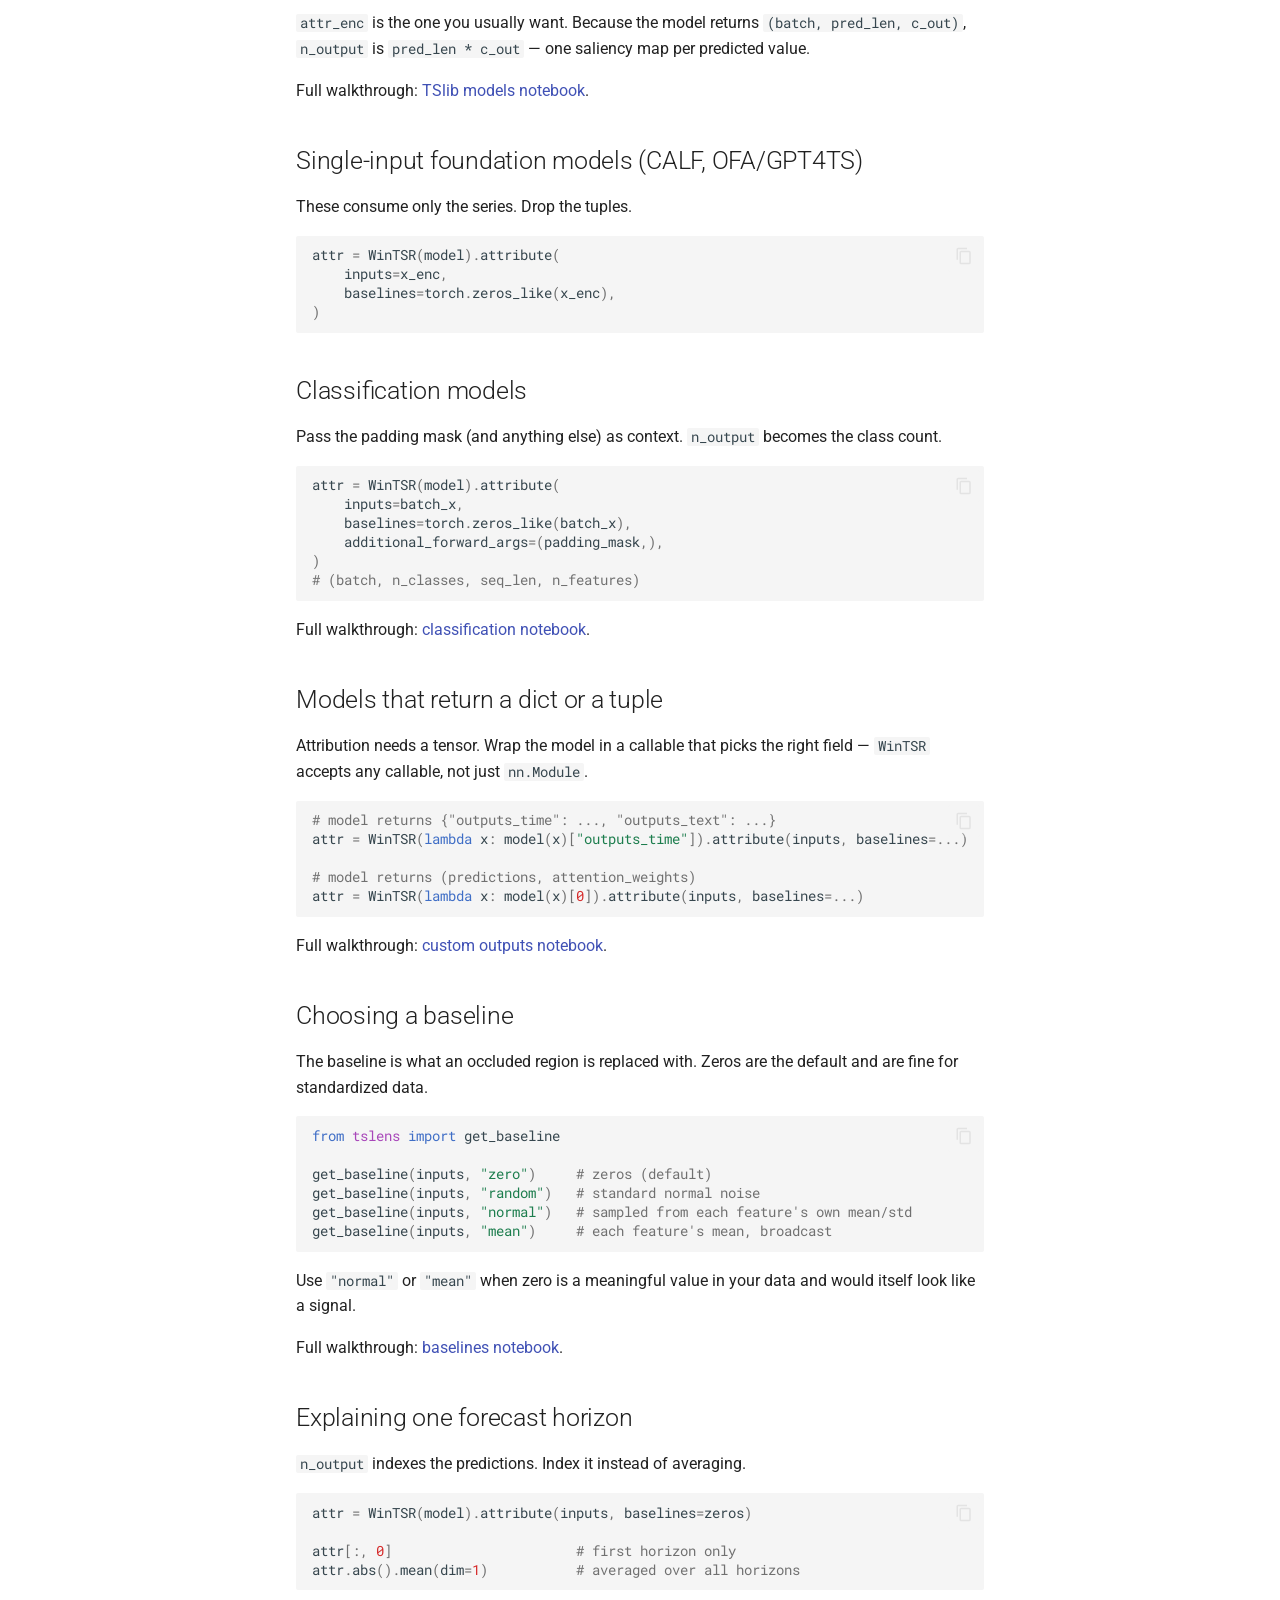
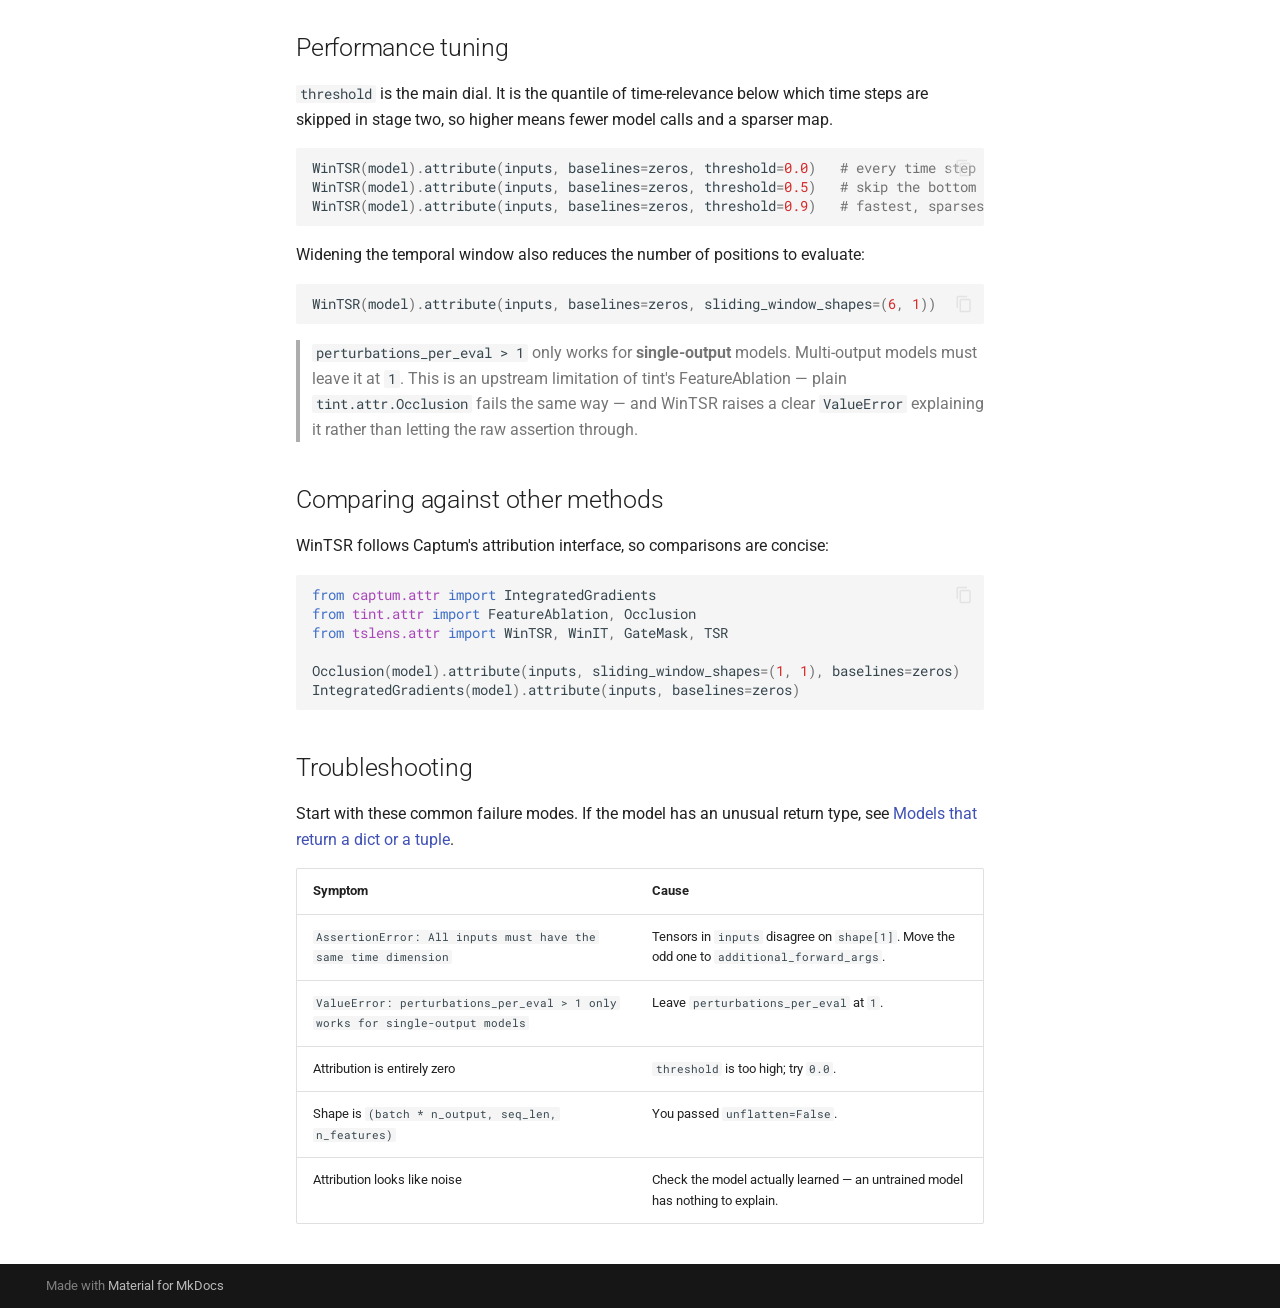
<file: integration/index.html>
<!doctype html>
<html lang="en" class="no-js">
  <head>
    
      <meta charset="utf-8">
      <meta name="viewport" content="width=device-width,initial-scale=1">
      
        <meta name="description" content="A consistent PyTorch interface for time-series attribution methods.">
      
      
      
        <link rel="canonical" href="https://khairulislam.github.io/tslens/integration/">
      
      
        <link rel="prev" href="..">
      
      
        <link rel="next" href="../models/">
      
      
        
      
      
      <link rel="icon" href="../assets/images/favicon.png">
      <meta name="generator" content="mkdocs-1.6.1, mkdocs-material-9.7.7">
    
    
      
        <title>Integration cookbook - tslens</title>
      
    
    
      <link rel="stylesheet" href="../assets/stylesheets/main.ec1eaa64.min.css">
      
        
        <link rel="stylesheet" href="../assets/stylesheets/palette.ab4e12ef.min.css">
      
      


    
    
      
    
    
      
        
        
        <link rel="preconnect" href="https://fonts.gstatic.com" crossorigin>
        <link rel="stylesheet" href="https://fonts.googleapis.com/css?family=Roboto:300,300i,400,400i,700,700i%7CRoboto+Mono:400,400i,700,700i&display=fallback">
        <style>:root{--md-text-font:"Roboto";--md-code-font:"Roboto Mono"}</style>
      
    
    
      <link rel="stylesheet" href="../assets/_mkdocstrings.css">
    
      <link rel="stylesheet" href="../stylesheets/extra.css">
    
    <script>__md_scope=new URL("..",location),__md_hash=e=>[...e].reduce(((e,_)=>(e<<5)-e+_.charCodeAt(0)),0),__md_get=(e,_=localStorage,t=__md_scope)=>JSON.parse(_.getItem(t.pathname+"."+e)),__md_set=(e,_,t=localStorage,a=__md_scope)=>{try{t.setItem(a.pathname+"."+e,JSON.stringify(_))}catch(e){}}</script>
    
      

    
    
  </head>
  
  
    
    
      
    
    
    
    
    <body dir="ltr" data-md-color-scheme="default" data-md-color-primary="indigo" data-md-color-accent="indigo">
  
    
    <input class="md-toggle" data-md-toggle="drawer" type="checkbox" id="__drawer" autocomplete="off">
    <input class="md-toggle" data-md-toggle="search" type="checkbox" id="__search" autocomplete="off">
    <label class="md-overlay" for="__drawer"></label>
    <div data-md-component="skip">
      
        
        <a href="#integration-cookbook" class="md-skip">
          Skip to content
        </a>
      
    </div>
    <div data-md-component="announce">
      
    </div>
    
    
      

<header class="md-header" data-md-component="header">
  <nav class="md-header__inner md-grid" aria-label="Header">
    <a href=".." title="tslens" class="md-header__button md-logo" aria-label="tslens" data-md-component="logo">
      
  
  <svg xmlns="http://www.w3.org/2000/svg" viewBox="0 0 24 24"><path d="M12 8a3 3 0 0 0 3-3 3 3 0 0 0-3-3 3 3 0 0 0-3 3 3 3 0 0 0 3 3m0 3.54C9.64 9.35 6.5 8 3 8v11c3.5 0 6.64 1.35 9 3.54 2.36-2.19 5.5-3.54 9-3.54V8c-3.5 0-6.64 1.35-9 3.54"/></svg>

    </a>
    <label class="md-header__button md-icon" for="__drawer">
      
      <svg xmlns="http://www.w3.org/2000/svg" viewBox="0 0 24 24"><path d="M3 6h18v2H3zm0 5h18v2H3zm0 5h18v2H3z"/></svg>
    </label>
    <div class="md-header__title" data-md-component="header-title">
      <div class="md-header__ellipsis">
        <div class="md-header__topic">
          <span class="md-ellipsis">
            tslens
          </span>
        </div>
        <div class="md-header__topic" data-md-component="header-topic">
          <span class="md-ellipsis">
            
              Integration cookbook
            
          </span>
        </div>
      </div>
    </div>
    
      
        <form class="md-header__option" data-md-component="palette">
  
    
    
    
    <input class="md-option" data-md-color-media="(prefers-color-scheme: light)" data-md-color-scheme="default" data-md-color-primary="indigo" data-md-color-accent="indigo"  aria-label="Switch to dark mode"  type="radio" name="__palette" id="__palette_0">
    
      <label class="md-header__button md-icon" title="Switch to dark mode" for="__palette_1" hidden>
        <svg xmlns="http://www.w3.org/2000/svg" viewBox="0 0 24 24"><path d="M12 8a4 4 0 0 0-4 4 4 4 0 0 0 4 4 4 4 0 0 0 4-4 4 4 0 0 0-4-4m0 10a6 6 0 0 1-6-6 6 6 0 0 1 6-6 6 6 0 0 1 6 6 6 6 0 0 1-6 6m8-9.31V4h-4.69L12 .69 8.69 4H4v4.69L.69 12 4 15.31V20h4.69L12 23.31 15.31 20H20v-4.69L23.31 12z"/></svg>
      </label>
    
  
    
    
    
    <input class="md-option" data-md-color-media="(prefers-color-scheme: dark)" data-md-color-scheme="slate" data-md-color-primary="indigo" data-md-color-accent="indigo"  aria-label="Switch to light mode"  type="radio" name="__palette" id="__palette_1">
    
      <label class="md-header__button md-icon" title="Switch to light mode" for="__palette_0" hidden>
        <svg xmlns="http://www.w3.org/2000/svg" viewBox="0 0 24 24"><path d="M12 18c-.89 0-1.74-.2-2.5-.55C11.56 16.5 13 14.42 13 12s-1.44-4.5-3.5-5.45C10.26 6.2 11.11 6 12 6a6 6 0 0 1 6 6 6 6 0 0 1-6 6m8-9.31V4h-4.69L12 .69 8.69 4H4v4.69L.69 12 4 15.31V20h4.69L12 23.31 15.31 20H20v-4.69L23.31 12z"/></svg>
      </label>
    
  
</form>
      
    
    
      <script>var palette=__md_get("__palette");if(palette&&palette.color){if("(prefers-color-scheme)"===palette.color.media){var media=matchMedia("(prefers-color-scheme: light)"),input=document.querySelector(media.matches?"[data-md-color-media='(prefers-color-scheme: light)']":"[data-md-color-media='(prefers-color-scheme: dark)']");palette.color.media=input.getAttribute("data-md-color-media"),palette.color.scheme=input.getAttribute("data-md-color-scheme"),palette.color.primary=input.getAttribute("data-md-color-primary"),palette.color.accent=input.getAttribute("data-md-color-accent")}for(var[key,value]of Object.entries(palette.color))document.body.setAttribute("data-md-color-"+key,value)}</script>
    
    
    
      
      
        <label class="md-header__button md-icon" for="__search">
          
          <svg xmlns="http://www.w3.org/2000/svg" viewBox="0 0 24 24"><path d="M9.5 3A6.5 6.5 0 0 1 16 9.5c0 1.61-.59 3.09-1.56 4.23l.27.27h.79l5 5-1.5 1.5-5-5v-.79l-.27-.27A6.52 6.52 0 0 1 9.5 16 6.5 6.5 0 0 1 3 9.5 6.5 6.5 0 0 1 9.5 3m0 2C7 5 5 7 5 9.5S7 14 9.5 14 14 12 14 9.5 12 5 9.5 5"/></svg>
        </label>
        <div class="md-search" data-md-component="search" role="dialog">
  <label class="md-search__overlay" for="__search"></label>
  <div class="md-search__inner" role="search">
    <form class="md-search__form" name="search">
      <input type="text" class="md-search__input" name="query" aria-label="Search" placeholder="Search" autocapitalize="off" autocorrect="off" autocomplete="off" spellcheck="false" data-md-component="search-query" required>
      <label class="md-search__icon md-icon" for="__search">
        
        <svg xmlns="http://www.w3.org/2000/svg" viewBox="0 0 24 24"><path d="M9.5 3A6.5 6.5 0 0 1 16 9.5c0 1.61-.59 3.09-1.56 4.23l.27.27h.79l5 5-1.5 1.5-5-5v-.79l-.27-.27A6.52 6.52 0 0 1 9.5 16 6.5 6.5 0 0 1 3 9.5 6.5 6.5 0 0 1 9.5 3m0 2C7 5 5 7 5 9.5S7 14 9.5 14 14 12 14 9.5 12 5 9.5 5"/></svg>
        
        <svg xmlns="http://www.w3.org/2000/svg" viewBox="0 0 24 24"><path d="M20 11v2H8l5.5 5.5-1.42 1.42L4.16 12l7.92-7.92L13.5 5.5 8 11z"/></svg>
      </label>
      <nav class="md-search__options" aria-label="Search">
        
        <button type="reset" class="md-search__icon md-icon" title="Clear" aria-label="Clear" tabindex="-1">
          
          <svg xmlns="http://www.w3.org/2000/svg" viewBox="0 0 24 24"><path d="M19 6.41 17.59 5 12 10.59 6.41 5 5 6.41 10.59 12 5 17.59 6.41 19 12 13.41 17.59 19 19 17.59 13.41 12z"/></svg>
        </button>
      </nav>
      
        <div class="md-search__suggest" data-md-component="search-suggest"></div>
      
    </form>
    <div class="md-search__output">
      <div class="md-search__scrollwrap" tabindex="0" data-md-scrollfix>
        <div class="md-search-result" data-md-component="search-result">
          <div class="md-search-result__meta">
            Initializing search
          </div>
          <ol class="md-search-result__list" role="presentation"></ol>
        </div>
      </div>
    </div>
  </div>
</div>
      
    
    
      <div class="md-header__source">
        <a href="https://github.com/khairulislam/tslens" title="Go to repository" class="md-source" data-md-component="source">
  <div class="md-source__icon md-icon">
    
    <svg xmlns="http://www.w3.org/2000/svg" viewBox="0 0 448 512"><!--! Font Awesome Free 7.1.0 by @fontawesome - https://fontawesome.com License - https://fontawesome.com/license/free (Icons: CC BY 4.0, Fonts: SIL OFL 1.1, Code: MIT License) Copyright 2025 Fonticons, Inc.--><path d="M439.6 236.1 244 40.5c-5.4-5.5-12.8-8.5-20.4-8.5s-15 3-20.4 8.4L162.5 81l51.5 51.5c27.1-9.1 52.7 16.8 43.4 43.7l49.7 49.7c34.2-11.8 61.2 31 35.5 56.7-26.5 26.5-70.2-2.9-56-37.3L240.3 199v121.9c25.3 12.5 22.3 41.8 9.1 55-6.4 6.4-15.2 10.1-24.3 10.1s-17.8-3.6-24.3-10.1c-17.6-17.6-11.1-46.9 11.2-56v-123c-20.8-8.5-24.6-30.7-18.6-45L142.6 101 8.5 235.1C3 240.6 0 247.9 0 255.5s3 15 8.5 20.4l195.6 195.7c5.4 5.4 12.7 8.4 20.4 8.4s15-3 20.4-8.4l194.7-194.7c5.4-5.4 8.4-12.8 8.4-20.4s-3-15-8.4-20.4"/></svg>
  </div>
  <div class="md-source__repository">
    khairulislam/tslens
  </div>
</a>
      </div>
    
  </nav>
  
</header>
    
    <div class="md-container" data-md-component="container">
      
      
        
          
            
<nav class="md-tabs" aria-label="Tabs" data-md-component="tabs">
  <div class="md-grid">
    <ul class="md-tabs__list">
      
        
  
  
  
  
    <li class="md-tabs__item">
      <a href=".." class="md-tabs__link">
        
  
  
    
  
  Home

      </a>
    </li>
  

      
        
  
  
  
    
  
  
    
    
      <li class="md-tabs__item md-tabs__item--active">
        <a href="./" class="md-tabs__link">
          
  
  
    
  
  Guides

        </a>
      </li>
    
  

      
        
  
  
  
  
    <li class="md-tabs__item">
      <a href="../methods/" class="md-tabs__link">
        
  
  
    
  
  Interpretation methods

      </a>
    </li>
  

      
        
  
  
  
  
    <li class="md-tabs__item">
      <a href="../related_works/" class="md-tabs__link">
        
  
  
    
  
  Related work

      </a>
    </li>
  

      
        
  
  
  
  
    
    
      <li class="md-tabs__item">
        <a href="../reference/" class="md-tabs__link">
          
  
  
    
  
  API reference

        </a>
      </li>
    
  

      
    </ul>
  </div>
</nav>
          
        
      
      <main class="md-main" data-md-component="main">
        <div class="md-main__inner md-grid">
          
            
              
              <div class="md-sidebar md-sidebar--primary" data-md-component="sidebar" data-md-type="navigation" >
                <div class="md-sidebar__scrollwrap">
                  <div class="md-sidebar__inner">
                    


  


<nav class="md-nav md-nav--primary md-nav--lifted" aria-label="Navigation" data-md-level="0">
  <label class="md-nav__title" for="__drawer">
    <a href=".." title="tslens" class="md-nav__button md-logo" aria-label="tslens" data-md-component="logo">
      
  
  <svg xmlns="http://www.w3.org/2000/svg" viewBox="0 0 24 24"><path d="M12 8a3 3 0 0 0 3-3 3 3 0 0 0-3-3 3 3 0 0 0-3 3 3 3 0 0 0 3 3m0 3.54C9.64 9.35 6.5 8 3 8v11c3.5 0 6.64 1.35 9 3.54 2.36-2.19 5.5-3.54 9-3.54V8c-3.5 0-6.64 1.35-9 3.54"/></svg>

    </a>
    tslens
  </label>
  
    <div class="md-nav__source">
      <a href="https://github.com/khairulislam/tslens" title="Go to repository" class="md-source" data-md-component="source">
  <div class="md-source__icon md-icon">
    
    <svg xmlns="http://www.w3.org/2000/svg" viewBox="0 0 448 512"><!--! Font Awesome Free 7.1.0 by @fontawesome - https://fontawesome.com License - https://fontawesome.com/license/free (Icons: CC BY 4.0, Fonts: SIL OFL 1.1, Code: MIT License) Copyright 2025 Fonticons, Inc.--><path d="M439.6 236.1 244 40.5c-5.4-5.5-12.8-8.5-20.4-8.5s-15 3-20.4 8.4L162.5 81l51.5 51.5c27.1-9.1 52.7 16.8 43.4 43.7l49.7 49.7c34.2-11.8 61.2 31 35.5 56.7-26.5 26.5-70.2-2.9-56-37.3L240.3 199v121.9c25.3 12.5 22.3 41.8 9.1 55-6.4 6.4-15.2 10.1-24.3 10.1s-17.8-3.6-24.3-10.1c-17.6-17.6-11.1-46.9 11.2-56v-123c-20.8-8.5-24.6-30.7-18.6-45L142.6 101 8.5 235.1C3 240.6 0 247.9 0 255.5s3 15 8.5 20.4l195.6 195.7c5.4 5.4 12.7 8.4 20.4 8.4s15-3 20.4-8.4l194.7-194.7c5.4-5.4 8.4-12.8 8.4-20.4s-3-15-8.4-20.4"/></svg>
  </div>
  <div class="md-source__repository">
    khairulislam/tslens
  </div>
</a>
    </div>
  
  <ul class="md-nav__list" data-md-scrollfix>
    
      
      
  
  
  
  
    <li class="md-nav__item">
      <a href=".." class="md-nav__link">
        
  
  
  <span class="md-ellipsis">
    
  
    Home
  

    
  </span>
  
  

      </a>
    </li>
  

    
      
      
  
  
    
  
  
  
    
    
      
        
      
        
      
    
    
    
      
        
        
      
      
        
      
    
    
    <li class="md-nav__item md-nav__item--active md-nav__item--section md-nav__item--nested">
      
        
        
        <input class="md-nav__toggle md-toggle " type="checkbox" id="__nav_2" checked>
        
          
          <label class="md-nav__link" for="__nav_2" id="__nav_2_label" tabindex="">
            
  
  
  <span class="md-ellipsis">
    
  
    Guides
  

    
  </span>
  
  

            <span class="md-nav__icon md-icon"></span>
          </label>
        
        <nav class="md-nav" data-md-level="1" aria-labelledby="__nav_2_label" aria-expanded="true">
          <label class="md-nav__title" for="__nav_2">
            <span class="md-nav__icon md-icon"></span>
            
  
    Guides
  

          </label>
          <ul class="md-nav__list" data-md-scrollfix>
            
              
                
  
  
    
  
  
  
    <li class="md-nav__item md-nav__item--active">
      
      <input class="md-nav__toggle md-toggle" type="checkbox" id="__toc">
      
      
        
      
      
        <label class="md-nav__link md-nav__link--active" for="__toc">
          
  
  
  <span class="md-ellipsis">
    
  
    Integration cookbook
  

    
  </span>
  
  

          <span class="md-nav__icon md-icon"></span>
        </label>
      
      <a href="./" class="md-nav__link md-nav__link--active">
        
  
  
  <span class="md-ellipsis">
    
  
    Integration cookbook
  

    
  </span>
  
  

      </a>
      
        

<nav class="md-nav md-nav--secondary" aria-label="Table of contents">
  
  
  
    
  
  
    <label class="md-nav__title" for="__toc">
      <span class="md-nav__icon md-icon"></span>
      Table of contents
    </label>
    <ul class="md-nav__list" data-md-component="toc" data-md-scrollfix>
      
        <li class="md-nav__item">
  <a href="#the-attribution-contract" class="md-nav__link">
    <span class="md-ellipsis">
      
        The attribution contract
      
    </span>
  </a>
  
</li>
      
        <li class="md-nav__item">
  <a href="#your-own-model" class="md-nav__link">
    <span class="md-ellipsis">
      
        Your own model
      
    </span>
  </a>
  
</li>
      
        <li class="md-nav__item">
  <a href="#tslib-models-dlinear-itransformer-timesnet-autoformer" class="md-nav__link">
    <span class="md-ellipsis">
      
        TSlib models (DLinear, iTransformer, TimesNet, Autoformer, ...)
      
    </span>
  </a>
  
</li>
      
        <li class="md-nav__item">
  <a href="#single-input-foundation-models-calf-ofagpt4ts" class="md-nav__link">
    <span class="md-ellipsis">
      
        Single-input foundation models (CALF, OFA/GPT4TS)
      
    </span>
  </a>
  
</li>
      
        <li class="md-nav__item">
  <a href="#classification-models" class="md-nav__link">
    <span class="md-ellipsis">
      
        Classification models
      
    </span>
  </a>
  
</li>
      
        <li class="md-nav__item">
  <a href="#models-that-return-a-dict-or-a-tuple" class="md-nav__link">
    <span class="md-ellipsis">
      
        Models that return a dict or a tuple
      
    </span>
  </a>
  
</li>
      
        <li class="md-nav__item">
  <a href="#choosing-a-baseline" class="md-nav__link">
    <span class="md-ellipsis">
      
        Choosing a baseline
      
    </span>
  </a>
  
</li>
      
        <li class="md-nav__item">
  <a href="#explaining-one-forecast-horizon" class="md-nav__link">
    <span class="md-ellipsis">
      
        Explaining one forecast horizon
      
    </span>
  </a>
  
</li>
      
        <li class="md-nav__item">
  <a href="#performance-tuning" class="md-nav__link">
    <span class="md-ellipsis">
      
        Performance tuning
      
    </span>
  </a>
  
</li>
      
        <li class="md-nav__item">
  <a href="#comparing-against-other-methods" class="md-nav__link">
    <span class="md-ellipsis">
      
        Comparing against other methods
      
    </span>
  </a>
  
</li>
      
        <li class="md-nav__item">
  <a href="#troubleshooting" class="md-nav__link">
    <span class="md-ellipsis">
      
        Troubleshooting
      
    </span>
  </a>
  
</li>
      
    </ul>
  
</nav>
      
    </li>
  

              
            
              
                
  
  
  
  
    <li class="md-nav__item">
      <a href="../models/" class="md-nav__link">
        
  
  
  <span class="md-ellipsis">
    
  
    Supported models
  

    
  </span>
  
  

      </a>
    </li>
  

              
            
          </ul>
        </nav>
      
    </li>
  

    
      
      
  
  
  
  
    <li class="md-nav__item">
      <a href="../methods/" class="md-nav__link">
        
  
  
  <span class="md-ellipsis">
    
  
    Interpretation methods
  

    
  </span>
  
  

      </a>
    </li>
  

    
      
      
  
  
  
  
    <li class="md-nav__item">
      <a href="../related_works/" class="md-nav__link">
        
  
  
  <span class="md-ellipsis">
    
  
    Related work
  

    
  </span>
  
  

      </a>
    </li>
  

    
      
      
  
  
  
  
    
    
      
        
          
        
      
        
      
        
      
        
      
        
      
        
      
    
    
    
      
      
        
      
    
    
    <li class="md-nav__item md-nav__item--nested">
      
        
        
        <input class="md-nav__toggle md-toggle " type="checkbox" id="__nav_5" >
        
          
          <div class="md-nav__link md-nav__container">
            <a href="../reference/" class="md-nav__link ">
              
  
  
  <span class="md-ellipsis">
    
  
    API reference
  

    
  </span>
  
  

            </a>
            
              
              <label class="md-nav__link " for="__nav_5" id="__nav_5_label" tabindex="0">
                <span class="md-nav__icon md-icon"></span>
              </label>
            
          </div>
        
        <nav class="md-nav" data-md-level="1" aria-labelledby="__nav_5_label" aria-expanded="false">
          <label class="md-nav__title" for="__nav_5">
            <span class="md-nav__icon md-icon"></span>
            
  
    API reference
  

          </label>
          <ul class="md-nav__list" data-md-scrollfix>
            
              
            
              
                
  
  
  
  
    <li class="md-nav__item">
      <a href="../reference/wintsr/" class="md-nav__link">
        
  
  
  <span class="md-ellipsis">
    
  
    WinTSR
  

    
  </span>
  
  

      </a>
    </li>
  

              
            
              
                
  
  
  
  
    <li class="md-nav__item">
      <a href="../reference/tsr/" class="md-nav__link">
        
  
  
  <span class="md-ellipsis">
    
  
    TSR
  

    
  </span>
  
  

      </a>
    </li>
  

              
            
              
                
  
  
  
  
    <li class="md-nav__item">
      <a href="../reference/winit/" class="md-nav__link">
        
  
  
  <span class="md-ellipsis">
    
  
    WinIT
  

    
  </span>
  
  

      </a>
    </li>
  

              
            
              
                
  
  
  
  
    <li class="md-nav__item">
      <a href="../reference/gate_mask/" class="md-nav__link">
        
  
  
  <span class="md-ellipsis">
    
  
    GateMask
  

    
  </span>
  
  

      </a>
    </li>
  

              
            
              
                
  
  
  
  
    <li class="md-nav__item">
      <a href="../reference/functional/" class="md-nav__link">
        
  
  
  <span class="md-ellipsis">
    
  
    Functional utilities
  

    
  </span>
  
  

      </a>
    </li>
  

              
            
          </ul>
        </nav>
      
    </li>
  

    
  </ul>
</nav>
                  </div>
                </div>
              </div>
            
            
              
              <div class="md-sidebar md-sidebar--secondary" data-md-component="sidebar" data-md-type="toc" >
                <div class="md-sidebar__scrollwrap">
                  <div class="md-sidebar__inner">
                    

<nav class="md-nav md-nav--secondary" aria-label="Table of contents">
  
  
  
    
  
  
    <label class="md-nav__title" for="__toc">
      <span class="md-nav__icon md-icon"></span>
      Table of contents
    </label>
    <ul class="md-nav__list" data-md-component="toc" data-md-scrollfix>
      
        <li class="md-nav__item">
  <a href="#the-attribution-contract" class="md-nav__link">
    <span class="md-ellipsis">
      
        The attribution contract
      
    </span>
  </a>
  
</li>
      
        <li class="md-nav__item">
  <a href="#your-own-model" class="md-nav__link">
    <span class="md-ellipsis">
      
        Your own model
      
    </span>
  </a>
  
</li>
      
        <li class="md-nav__item">
  <a href="#tslib-models-dlinear-itransformer-timesnet-autoformer" class="md-nav__link">
    <span class="md-ellipsis">
      
        TSlib models (DLinear, iTransformer, TimesNet, Autoformer, ...)
      
    </span>
  </a>
  
</li>
      
        <li class="md-nav__item">
  <a href="#single-input-foundation-models-calf-ofagpt4ts" class="md-nav__link">
    <span class="md-ellipsis">
      
        Single-input foundation models (CALF, OFA/GPT4TS)
      
    </span>
  </a>
  
</li>
      
        <li class="md-nav__item">
  <a href="#classification-models" class="md-nav__link">
    <span class="md-ellipsis">
      
        Classification models
      
    </span>
  </a>
  
</li>
      
        <li class="md-nav__item">
  <a href="#models-that-return-a-dict-or-a-tuple" class="md-nav__link">
    <span class="md-ellipsis">
      
        Models that return a dict or a tuple
      
    </span>
  </a>
  
</li>
      
        <li class="md-nav__item">
  <a href="#choosing-a-baseline" class="md-nav__link">
    <span class="md-ellipsis">
      
        Choosing a baseline
      
    </span>
  </a>
  
</li>
      
        <li class="md-nav__item">
  <a href="#explaining-one-forecast-horizon" class="md-nav__link">
    <span class="md-ellipsis">
      
        Explaining one forecast horizon
      
    </span>
  </a>
  
</li>
      
        <li class="md-nav__item">
  <a href="#performance-tuning" class="md-nav__link">
    <span class="md-ellipsis">
      
        Performance tuning
      
    </span>
  </a>
  
</li>
      
        <li class="md-nav__item">
  <a href="#comparing-against-other-methods" class="md-nav__link">
    <span class="md-ellipsis">
      
        Comparing against other methods
      
    </span>
  </a>
  
</li>
      
        <li class="md-nav__item">
  <a href="#troubleshooting" class="md-nav__link">
    <span class="md-ellipsis">
      
        Troubleshooting
      
    </span>
  </a>
  
</li>
      
    </ul>
  
</nav>
                  </div>
                </div>
              </div>
            
          
          
            <div class="md-content" data-md-component="content">
              
              <article class="md-content__inner md-typeset">
                
                  


  
    <a href="https://github.com/khairulislam/tslens/edit/main/docs/integration.md" title="Edit this page" class="md-content__button md-icon" rel="edit">
      
      <svg xmlns="http://www.w3.org/2000/svg" viewBox="0 0 24 24"><path d="M10 20H6V4h7v5h5v3.1l2-2V8l-6-6H6c-1.1 0-2 .9-2 2v16c0 1.1.9 2 2 2h4zm10.2-7c.1 0 .3.1.4.2l1.3 1.3c.2.2.2.6 0 .8l-1 1-2.1-2.1 1-1c.1-.1.2-.2.4-.2m0 3.9L14.1 23H12v-2.1l6.1-6.1z"/></svg>
    </a>
  
  


<h1 id="integration-cookbook">Integration cookbook<a class="headerlink" href="#integration-cookbook" title="Permanent link">&para;</a></h1>
<p>Connect WinTSR to forecasting and classification models with the recipes below. Every
snippet is exercised by the test suite or a runnable notebook.</p>
<h2 id="the-attribution-contract">The attribution contract<a class="headerlink" href="#the-attribution-contract" title="Permanent link">&para;</a></h2>
<p>Every integration follows the same pattern:</p>
<div class="highlight"><pre><span></span><code><span class="n">attr</span> <span class="o">=</span> <span class="n">WinTSR</span><span class="p">(</span><span class="n">model</span><span class="p">)</span><span class="o">.</span><span class="n">attribute</span><span class="p">(</span><span class="n">inputs</span><span class="p">,</span> <span class="n">baselines</span><span class="o">=...</span><span class="p">,</span> <span class="n">additional_forward_args</span><span class="o">=...</span><span class="p">)</span>
</code></pre></div>
<ul>
<li><strong><code>inputs</code></strong> — tensors you want explained. They get perturbed, and you get one
  attribution per input.</li>
<li><strong><code>additional_forward_args</code></strong> — everything else the model needs. Passed through
  untouched, never attributed.</li>
</ul>
<p>Attributions come back shaped <code>(batch, n_output, seq_len, n_features)</code>.</p>
<table>
<thead>
<tr>
<th>Recipe</th>
<th>Use it when</th>
</tr>
</thead>
<tbody>
<tr>
<td><a href="#your-own-model">Your own model</a></td>
<td>The model accepts one time-series tensor.</td>
</tr>
<tr>
<td><a href="#tslib-models-dlinear-itransformer-timesnet-autoformer">TSlib models</a></td>
<td>The model accepts encoder and decoder tensors.</td>
</tr>
<tr>
<td><a href="#classification-models">Classification</a></td>
<td>Model outputs are class scores.</td>
</tr>
<tr>
<td><a href="#models-that-return-a-dict-or-a-tuple">Custom outputs</a></td>
<td>The model returns a dictionary or tuple.</td>
</tr>
<tr>
<td><a href="#choosing-a-baseline">Choosing a baseline</a></td>
<td>Zero is not an appropriate reference value.</td>
</tr>
<tr>
<td><a href="#performance-tuning">Performance tuning</a></td>
<td>Attribution needs to be faster or sparser.</td>
</tr>
<tr>
<td><a href="#troubleshooting">Troubleshooting</a></td>
<td>Shapes, outputs, or scores are unexpected.</td>
</tr>
</tbody>
</table>
<h2 id="your-own-model">Your own model<a class="headerlink" href="#your-own-model" title="Permanent link">&para;</a></h2>
<p>If it maps <code>(batch, seq_len, n_features)</code> to predictions, there is nothing to configure.</p>
<div class="highlight"><pre><span></span><code><span class="kn">import</span><span class="w"> </span><span class="nn">torch</span>
<span class="kn">from</span><span class="w"> </span><span class="nn">tslens</span><span class="w"> </span><span class="kn">import</span> <span class="n">WinTSR</span>

<span class="n">inputs</span> <span class="o">=</span> <span class="n">torch</span><span class="o">.</span><span class="n">randn</span><span class="p">(</span><span class="mi">16</span><span class="p">,</span> <span class="mi">96</span><span class="p">,</span> <span class="mi">7</span><span class="p">)</span>
<span class="n">attr</span> <span class="o">=</span> <span class="n">WinTSR</span><span class="p">(</span><span class="n">model</span><span class="p">)</span><span class="o">.</span><span class="n">attribute</span><span class="p">(</span><span class="n">inputs</span><span class="p">,</span> <span class="n">baselines</span><span class="o">=</span><span class="n">torch</span><span class="o">.</span><span class="n">zeros_like</span><span class="p">(</span><span class="n">inputs</span><span class="p">))</span>
<span class="c1"># (16, n_output, 96, 7)</span>
</code></pre></div>
<p>Full walkthrough: <a href="https://colab.research.google.com/github/khairulislam/tslens/blob/main/notebooks/quickstart.ipynb">quickstart notebook</a>.</p>
<h2 id="tslib-models-dlinear-itransformer-timesnet-autoformer">TSlib models (DLinear, iTransformer, TimesNet, Autoformer, ...)<a class="headerlink" href="#tslib-models-dlinear-itransformer-timesnet-autoformer" title="Permanent link">&para;</a></h2>
<p>TSlib models take four tensors. Split them: the two encoder inputs are attributed, the
two decoder inputs are context. <strong>No wrapper class needed.</strong></p>
<div class="highlight"><pre><span></span><code><span class="n">attr_enc</span><span class="p">,</span> <span class="n">attr_mark</span> <span class="o">=</span> <span class="n">WinTSR</span><span class="p">(</span><span class="n">model</span><span class="p">)</span><span class="o">.</span><span class="n">attribute</span><span class="p">(</span>
    <span class="n">inputs</span><span class="o">=</span><span class="p">(</span><span class="n">x_enc</span><span class="p">,</span> <span class="n">x_mark_enc</span><span class="p">),</span>
    <span class="n">baselines</span><span class="o">=</span><span class="p">(</span><span class="n">torch</span><span class="o">.</span><span class="n">zeros_like</span><span class="p">(</span><span class="n">x_enc</span><span class="p">),</span> <span class="n">torch</span><span class="o">.</span><span class="n">zeros_like</span><span class="p">(</span><span class="n">x_mark_enc</span><span class="p">)),</span>
    <span class="n">additional_forward_args</span><span class="o">=</span><span class="p">(</span><span class="n">x_dec</span><span class="p">,</span> <span class="n">x_mark_dec</span><span class="p">),</span>
    <span class="n">threshold</span><span class="o">=</span><span class="mf">0.5</span><span class="p">,</span>
<span class="p">)</span>
</code></pre></div>
<p><code>attr_enc</code> is the one you usually want. Because the model returns
<code>(batch, pred_len, c_out)</code>, <code>n_output</code> is <code>pred_len * c_out</code> — one saliency map per
predicted value.</p>
<p>Full walkthrough: <a href="https://colab.research.google.com/github/khairulislam/tslens/blob/main/notebooks/tslib_models.ipynb">TSlib models notebook</a>.</p>
<h2 id="single-input-foundation-models-calf-ofagpt4ts">Single-input foundation models (CALF, OFA/GPT4TS)<a class="headerlink" href="#single-input-foundation-models-calf-ofagpt4ts" title="Permanent link">&para;</a></h2>
<p>These consume only the series. Drop the tuples.</p>
<div class="highlight"><pre><span></span><code><span class="n">attr</span> <span class="o">=</span> <span class="n">WinTSR</span><span class="p">(</span><span class="n">model</span><span class="p">)</span><span class="o">.</span><span class="n">attribute</span><span class="p">(</span>
    <span class="n">inputs</span><span class="o">=</span><span class="n">x_enc</span><span class="p">,</span>
    <span class="n">baselines</span><span class="o">=</span><span class="n">torch</span><span class="o">.</span><span class="n">zeros_like</span><span class="p">(</span><span class="n">x_enc</span><span class="p">),</span>
<span class="p">)</span>
</code></pre></div>
<h2 id="classification-models">Classification models<a class="headerlink" href="#classification-models" title="Permanent link">&para;</a></h2>
<p>Pass the padding mask (and anything else) as context. <code>n_output</code> becomes the class count.</p>
<div class="highlight"><pre><span></span><code><span class="n">attr</span> <span class="o">=</span> <span class="n">WinTSR</span><span class="p">(</span><span class="n">model</span><span class="p">)</span><span class="o">.</span><span class="n">attribute</span><span class="p">(</span>
    <span class="n">inputs</span><span class="o">=</span><span class="n">batch_x</span><span class="p">,</span>
    <span class="n">baselines</span><span class="o">=</span><span class="n">torch</span><span class="o">.</span><span class="n">zeros_like</span><span class="p">(</span><span class="n">batch_x</span><span class="p">),</span>
    <span class="n">additional_forward_args</span><span class="o">=</span><span class="p">(</span><span class="n">padding_mask</span><span class="p">,),</span>
<span class="p">)</span>
<span class="c1"># (batch, n_classes, seq_len, n_features)</span>
</code></pre></div>
<p>Full walkthrough: <a href="https://colab.research.google.com/github/khairulislam/tslens/blob/main/notebooks/classification.ipynb">classification notebook</a>.</p>
<h2 id="models-that-return-a-dict-or-a-tuple">Models that return a dict or a tuple<a class="headerlink" href="#models-that-return-a-dict-or-a-tuple" title="Permanent link">&para;</a></h2>
<p>Attribution needs a tensor. Wrap the model in a callable that picks the right field —
<code>WinTSR</code> accepts any callable, not just <code>nn.Module</code>.</p>
<div class="highlight"><pre><span></span><code><span class="c1"># model returns {&quot;outputs_time&quot;: ..., &quot;outputs_text&quot;: ...}</span>
<span class="n">attr</span> <span class="o">=</span> <span class="n">WinTSR</span><span class="p">(</span><span class="k">lambda</span> <span class="n">x</span><span class="p">:</span> <span class="n">model</span><span class="p">(</span><span class="n">x</span><span class="p">)[</span><span class="s2">&quot;outputs_time&quot;</span><span class="p">])</span><span class="o">.</span><span class="n">attribute</span><span class="p">(</span><span class="n">inputs</span><span class="p">,</span> <span class="n">baselines</span><span class="o">=...</span><span class="p">)</span>

<span class="c1"># model returns (predictions, attention_weights)</span>
<span class="n">attr</span> <span class="o">=</span> <span class="n">WinTSR</span><span class="p">(</span><span class="k">lambda</span> <span class="n">x</span><span class="p">:</span> <span class="n">model</span><span class="p">(</span><span class="n">x</span><span class="p">)[</span><span class="mi">0</span><span class="p">])</span><span class="o">.</span><span class="n">attribute</span><span class="p">(</span><span class="n">inputs</span><span class="p">,</span> <span class="n">baselines</span><span class="o">=...</span><span class="p">)</span>
</code></pre></div>
<p>Full walkthrough: <a href="https://colab.research.google.com/github/khairulislam/tslens/blob/main/notebooks/custom_outputs.ipynb">custom outputs notebook</a>.</p>
<h2 id="choosing-a-baseline">Choosing a baseline<a class="headerlink" href="#choosing-a-baseline" title="Permanent link">&para;</a></h2>
<p>The baseline is what an occluded region is replaced with. Zeros are the default and are
fine for standardized data.</p>
<div class="highlight"><pre><span></span><code><span class="kn">from</span><span class="w"> </span><span class="nn">tslens</span><span class="w"> </span><span class="kn">import</span> <span class="n">get_baseline</span>

<span class="n">get_baseline</span><span class="p">(</span><span class="n">inputs</span><span class="p">,</span> <span class="s2">&quot;zero&quot;</span><span class="p">)</span>     <span class="c1"># zeros (default)</span>
<span class="n">get_baseline</span><span class="p">(</span><span class="n">inputs</span><span class="p">,</span> <span class="s2">&quot;random&quot;</span><span class="p">)</span>   <span class="c1"># standard normal noise</span>
<span class="n">get_baseline</span><span class="p">(</span><span class="n">inputs</span><span class="p">,</span> <span class="s2">&quot;normal&quot;</span><span class="p">)</span>   <span class="c1"># sampled from each feature&#39;s own mean/std</span>
<span class="n">get_baseline</span><span class="p">(</span><span class="n">inputs</span><span class="p">,</span> <span class="s2">&quot;mean&quot;</span><span class="p">)</span>     <span class="c1"># each feature&#39;s mean, broadcast</span>
</code></pre></div>
<p>Use <code>"normal"</code> or <code>"mean"</code> when zero is a meaningful value in your data and would itself
look like a signal.</p>
<p>Full walkthrough: <a href="https://colab.research.google.com/github/khairulislam/tslens/blob/main/notebooks/baselines.ipynb">baselines notebook</a>.</p>
<h2 id="explaining-one-forecast-horizon">Explaining one forecast horizon<a class="headerlink" href="#explaining-one-forecast-horizon" title="Permanent link">&para;</a></h2>
<p><code>n_output</code> indexes the predictions. Index it instead of averaging.</p>
<div class="highlight"><pre><span></span><code><span class="n">attr</span> <span class="o">=</span> <span class="n">WinTSR</span><span class="p">(</span><span class="n">model</span><span class="p">)</span><span class="o">.</span><span class="n">attribute</span><span class="p">(</span><span class="n">inputs</span><span class="p">,</span> <span class="n">baselines</span><span class="o">=</span><span class="n">zeros</span><span class="p">)</span>

<span class="n">attr</span><span class="p">[:,</span> <span class="mi">0</span><span class="p">]</span>                       <span class="c1"># first horizon only</span>
<span class="n">attr</span><span class="o">.</span><span class="n">abs</span><span class="p">()</span><span class="o">.</span><span class="n">mean</span><span class="p">(</span><span class="n">dim</span><span class="o">=</span><span class="mi">1</span><span class="p">)</span>           <span class="c1"># averaged over all horizons</span>
</code></pre></div>
<h2 id="performance-tuning">Performance tuning<a class="headerlink" href="#performance-tuning" title="Permanent link">&para;</a></h2>
<p><code>threshold</code> is the main dial. It is the quantile of time-relevance below which time steps
are skipped in stage two, so higher means fewer model calls and a sparser map.</p>
<div class="highlight"><pre><span></span><code><span class="n">WinTSR</span><span class="p">(</span><span class="n">model</span><span class="p">)</span><span class="o">.</span><span class="n">attribute</span><span class="p">(</span><span class="n">inputs</span><span class="p">,</span> <span class="n">baselines</span><span class="o">=</span><span class="n">zeros</span><span class="p">,</span> <span class="n">threshold</span><span class="o">=</span><span class="mf">0.0</span><span class="p">)</span>   <span class="c1"># every time step</span>
<span class="n">WinTSR</span><span class="p">(</span><span class="n">model</span><span class="p">)</span><span class="o">.</span><span class="n">attribute</span><span class="p">(</span><span class="n">inputs</span><span class="p">,</span> <span class="n">baselines</span><span class="o">=</span><span class="n">zeros</span><span class="p">,</span> <span class="n">threshold</span><span class="o">=</span><span class="mf">0.5</span><span class="p">)</span>   <span class="c1"># skip the bottom half</span>
<span class="n">WinTSR</span><span class="p">(</span><span class="n">model</span><span class="p">)</span><span class="o">.</span><span class="n">attribute</span><span class="p">(</span><span class="n">inputs</span><span class="p">,</span> <span class="n">baselines</span><span class="o">=</span><span class="n">zeros</span><span class="p">,</span> <span class="n">threshold</span><span class="o">=</span><span class="mf">0.9</span><span class="p">)</span>   <span class="c1"># fastest, sparsest</span>
</code></pre></div>
<p>Widening the temporal window also reduces the number of positions to evaluate:</p>
<div class="highlight"><pre><span></span><code><span class="n">WinTSR</span><span class="p">(</span><span class="n">model</span><span class="p">)</span><span class="o">.</span><span class="n">attribute</span><span class="p">(</span><span class="n">inputs</span><span class="p">,</span> <span class="n">baselines</span><span class="o">=</span><span class="n">zeros</span><span class="p">,</span> <span class="n">sliding_window_shapes</span><span class="o">=</span><span class="p">(</span><span class="mi">6</span><span class="p">,</span> <span class="mi">1</span><span class="p">))</span>
</code></pre></div>
<blockquote>
<p><code>perturbations_per_eval &gt; 1</code> only works for <strong>single-output</strong> models. Multi-output
models must leave it at <code>1</code>. This is an upstream limitation of tint's FeatureAblation —
plain <code>tint.attr.Occlusion</code> fails the same way — and WinTSR raises a clear <code>ValueError</code>
explaining it rather than letting the raw assertion through.</p>
</blockquote>
<h2 id="comparing-against-other-methods">Comparing against other methods<a class="headerlink" href="#comparing-against-other-methods" title="Permanent link">&para;</a></h2>
<p>WinTSR follows Captum's attribution interface, so comparisons are concise:</p>
<div class="highlight"><pre><span></span><code><span class="kn">from</span><span class="w"> </span><span class="nn">captum.attr</span><span class="w"> </span><span class="kn">import</span> <span class="n">IntegratedGradients</span>
<span class="kn">from</span><span class="w"> </span><span class="nn">tint.attr</span><span class="w"> </span><span class="kn">import</span> <span class="n">FeatureAblation</span><span class="p">,</span> <span class="n">Occlusion</span>
<span class="kn">from</span><span class="w"> </span><span class="nn">tslens.attr</span><span class="w"> </span><span class="kn">import</span> <span class="n">WinTSR</span><span class="p">,</span> <span class="n">WinIT</span><span class="p">,</span> <span class="n">GateMask</span><span class="p">,</span> <span class="n">TSR</span>

<span class="n">Occlusion</span><span class="p">(</span><span class="n">model</span><span class="p">)</span><span class="o">.</span><span class="n">attribute</span><span class="p">(</span><span class="n">inputs</span><span class="p">,</span> <span class="n">sliding_window_shapes</span><span class="o">=</span><span class="p">(</span><span class="mi">1</span><span class="p">,</span> <span class="mi">1</span><span class="p">),</span> <span class="n">baselines</span><span class="o">=</span><span class="n">zeros</span><span class="p">)</span>
<span class="n">IntegratedGradients</span><span class="p">(</span><span class="n">model</span><span class="p">)</span><span class="o">.</span><span class="n">attribute</span><span class="p">(</span><span class="n">inputs</span><span class="p">,</span> <span class="n">baselines</span><span class="o">=</span><span class="n">zeros</span><span class="p">)</span>
</code></pre></div>
<h2 id="troubleshooting">Troubleshooting<a class="headerlink" href="#troubleshooting" title="Permanent link">&para;</a></h2>
<p>Start with these common failure modes. If the model has an unusual return type, see
<a href="#models-that-return-a-dict-or-a-tuple">Models that return a dict or a tuple</a>.</p>
<table>
<thead>
<tr>
<th>Symptom</th>
<th>Cause</th>
</tr>
</thead>
<tbody>
<tr>
<td><code>AssertionError: All inputs must have the same time dimension</code></td>
<td>Tensors in <code>inputs</code> disagree on <code>shape[1]</code>. Move the odd one to <code>additional_forward_args</code>.</td>
</tr>
<tr>
<td><code>ValueError: perturbations_per_eval &gt; 1 only works for single-output models</code></td>
<td>Leave <code>perturbations_per_eval</code> at <code>1</code>.</td>
</tr>
<tr>
<td>Attribution is entirely zero</td>
<td><code>threshold</code> is too high; try <code>0.0</code>.</td>
</tr>
<tr>
<td>Shape is <code>(batch * n_output, seq_len, n_features)</code></td>
<td>You passed <code>unflatten=False</code>.</td>
</tr>
<tr>
<td>Attribution looks like noise</td>
<td>Check the model actually learned — an untrained model has nothing to explain.</td>
</tr>
</tbody>
</table>












                
              </article>
            </div>
          
          
  <script>var tabs=__md_get("__tabs");if(Array.isArray(tabs))e:for(var set of document.querySelectorAll(".tabbed-set")){var labels=set.querySelector(".tabbed-labels");for(var tab of tabs)for(var label of labels.getElementsByTagName("label"))if(label.innerText.trim()===tab){var input=document.getElementById(label.htmlFor);input.checked=!0;continue e}}</script>

<script>var target=document.getElementById(location.hash.slice(1));target&&target.name&&(target.checked=target.name.startsWith("__tabbed_"))</script>
        </div>
        
          <button type="button" class="md-top md-icon" data-md-component="top" hidden>
  
  <svg xmlns="http://www.w3.org/2000/svg" viewBox="0 0 24 24"><path d="M13 20h-2V8l-5.5 5.5-1.42-1.42L12 4.16l7.92 7.92-1.42 1.42L13 8z"/></svg>
  Back to top
</button>
        
      </main>
      
        <footer class="md-footer">
  
  <div class="md-footer-meta md-typeset">
    <div class="md-footer-meta__inner md-grid">
      <div class="md-copyright">
  
  
    Made with
    <a href="https://squidfunk.github.io/mkdocs-material/" target="_blank" rel="noopener">
      Material for MkDocs
    </a>
  
</div>
      
    </div>
  </div>
</footer>
      
    </div>
    <div class="md-dialog" data-md-component="dialog">
      <div class="md-dialog__inner md-typeset"></div>
    </div>
    
      <div class="md-progress" data-md-component="progress" role="progressbar"></div>
    
    
    
      
      
      <script id="__config" type="application/json">{"annotate": null, "base": "..", "features": ["navigation.tabs", "navigation.sections", "navigation.indexes", "navigation.instant", "navigation.instant.progress", "navigation.top", "search.suggest", "search.highlight", "content.tabs.link", "content.code.copy", "content.code.annotate", "content.action.edit"], "search": "../assets/javascripts/workers/search.2c215733.min.js", "tags": null, "translations": {"clipboard.copied": "Copied to clipboard", "clipboard.copy": "Copy to clipboard", "search.result.more.one": "1 more on this page", "search.result.more.other": "# more on this page", "search.result.none": "No matching documents", "search.result.one": "1 matching document", "search.result.other": "# matching documents", "search.result.placeholder": "Type to start searching", "search.result.term.missing": "Missing", "select.version": "Select version"}, "version": null}</script>
    
    
      <script src="../assets/javascripts/bundle.d7400e89.min.js"></script>
      
    
  </body>
</html>
</file>
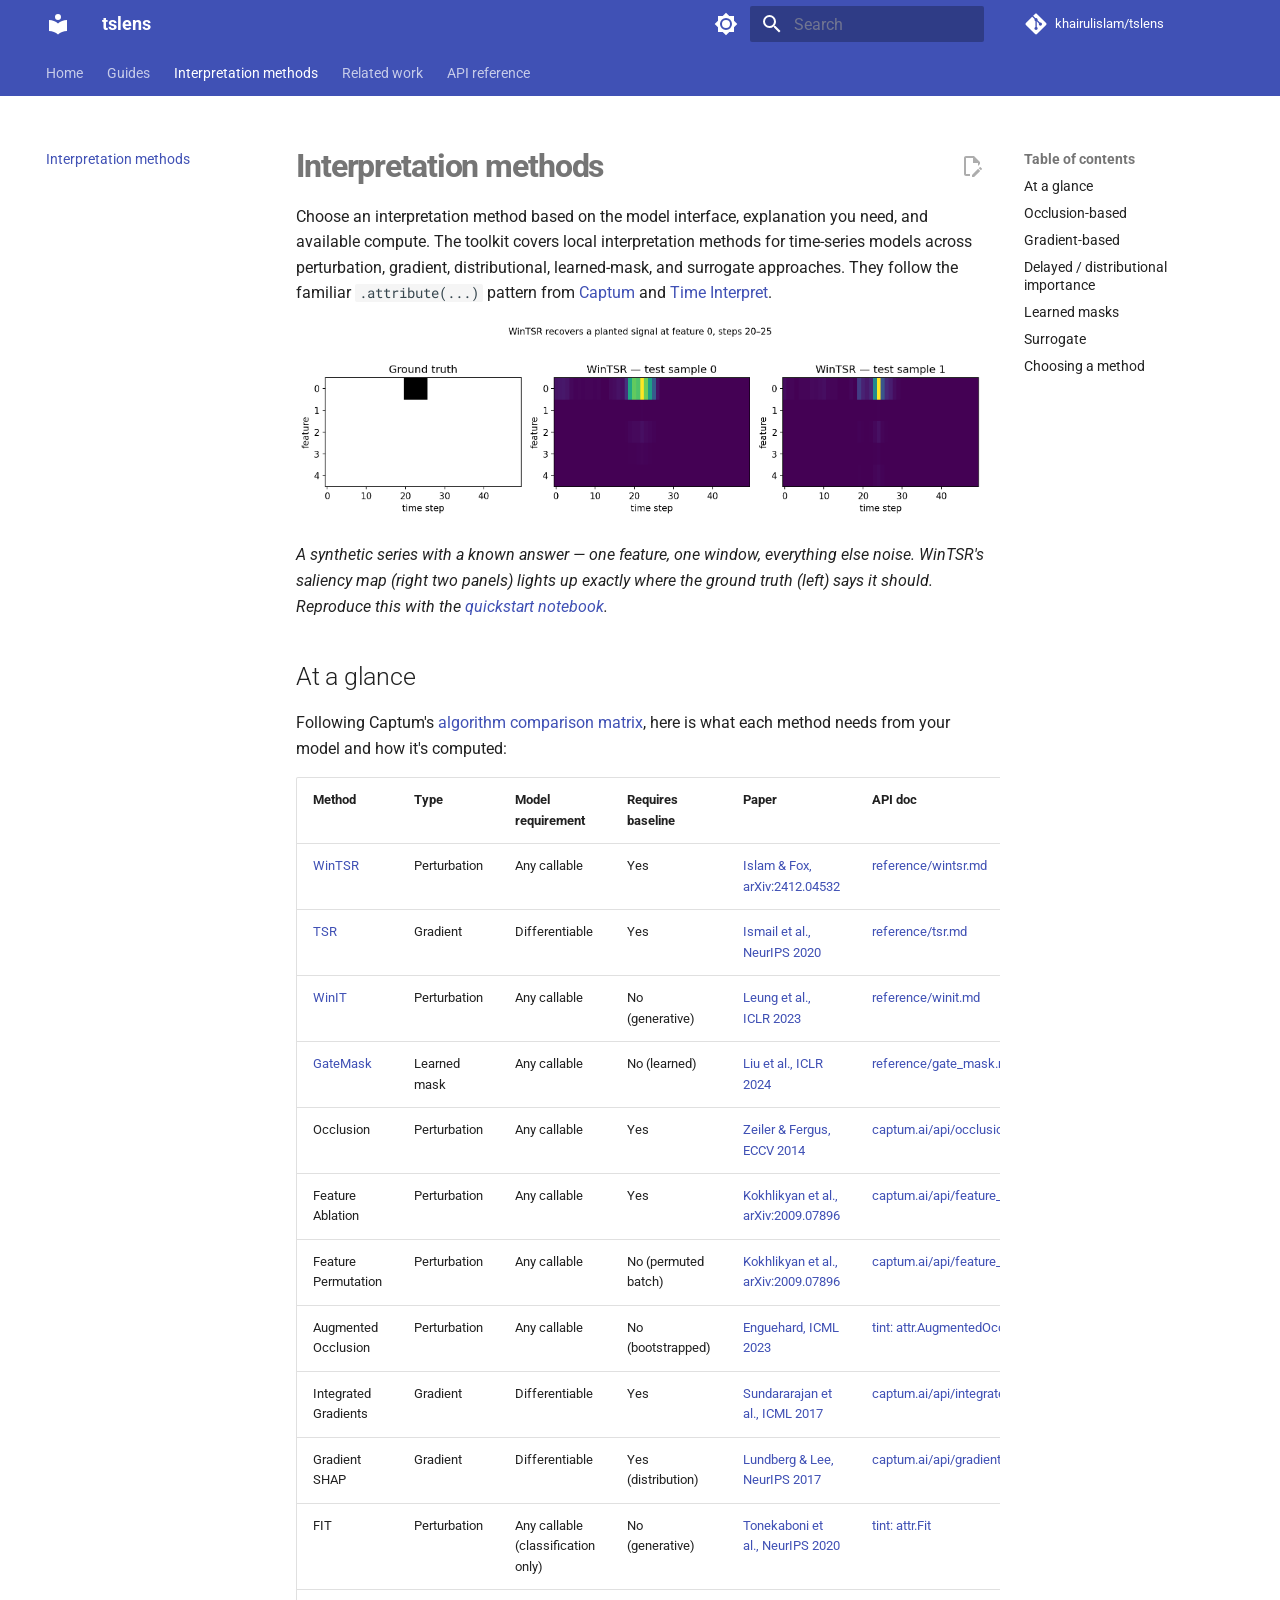
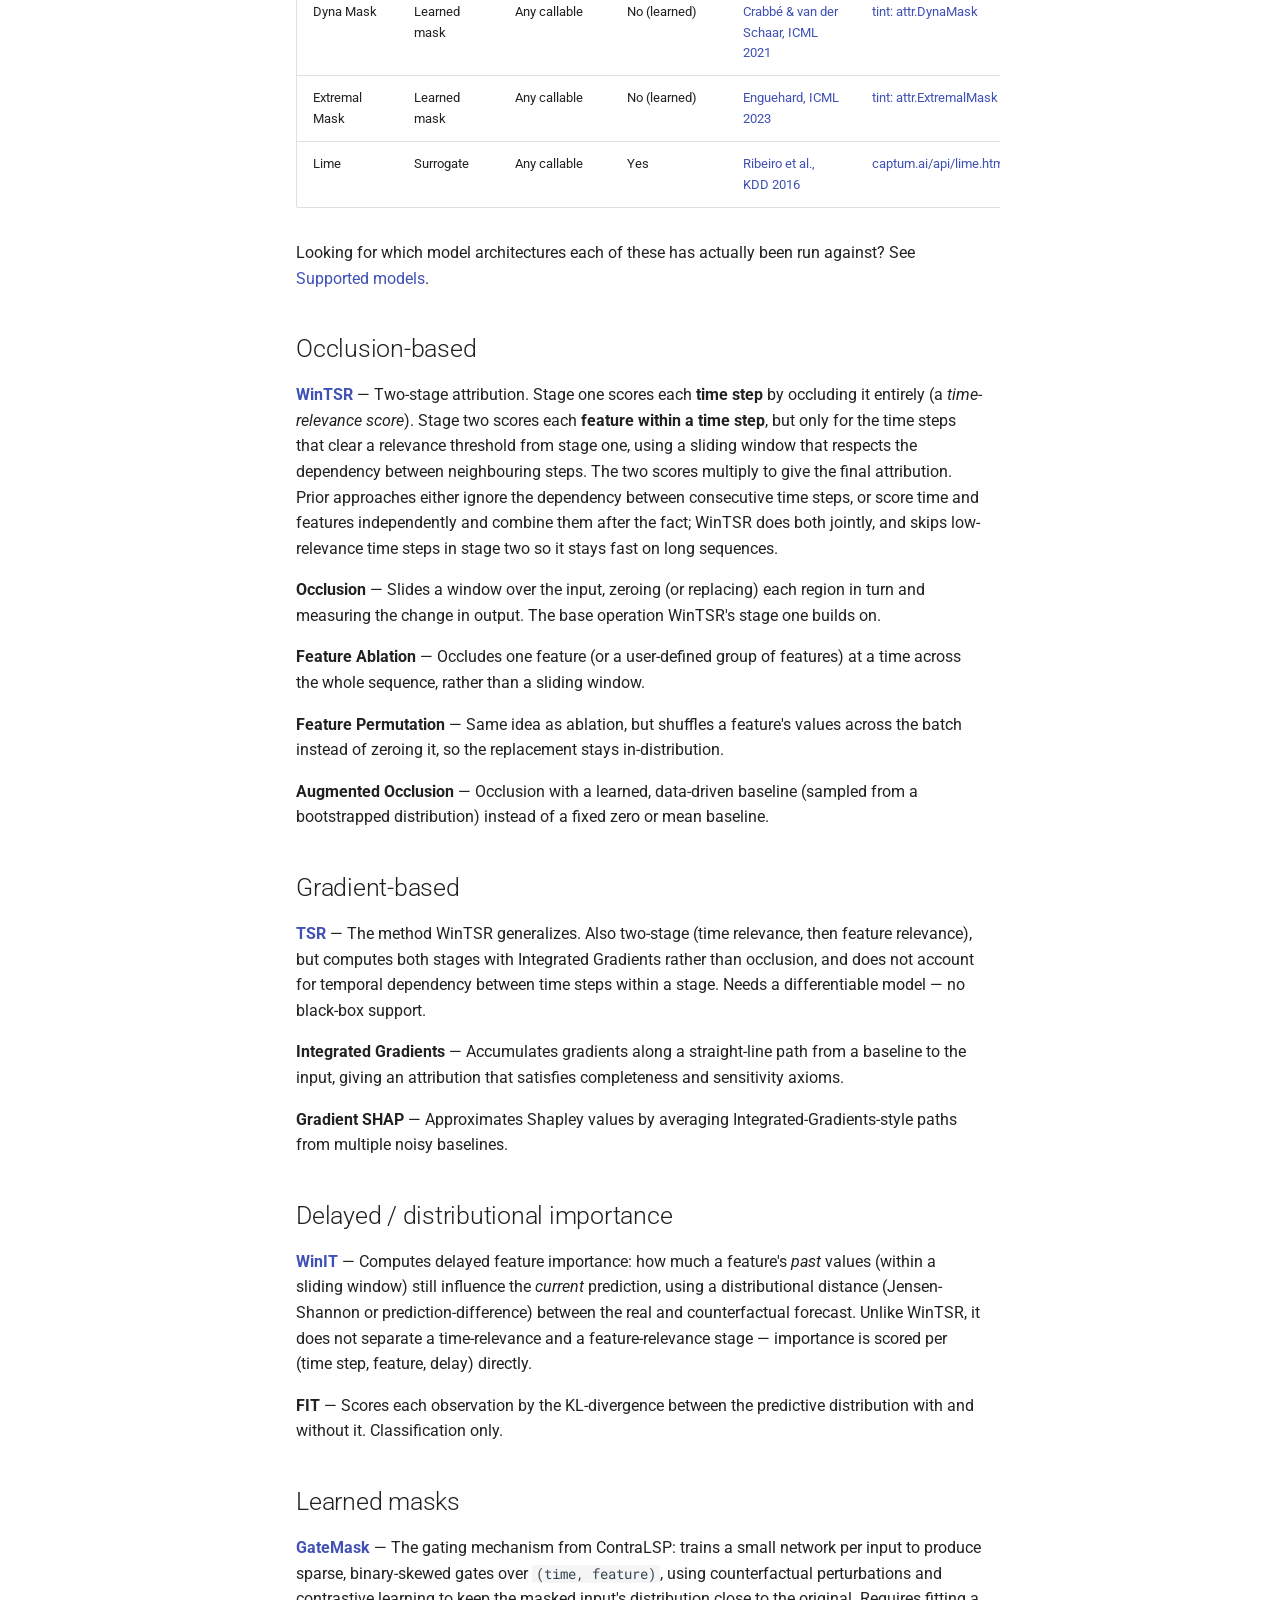
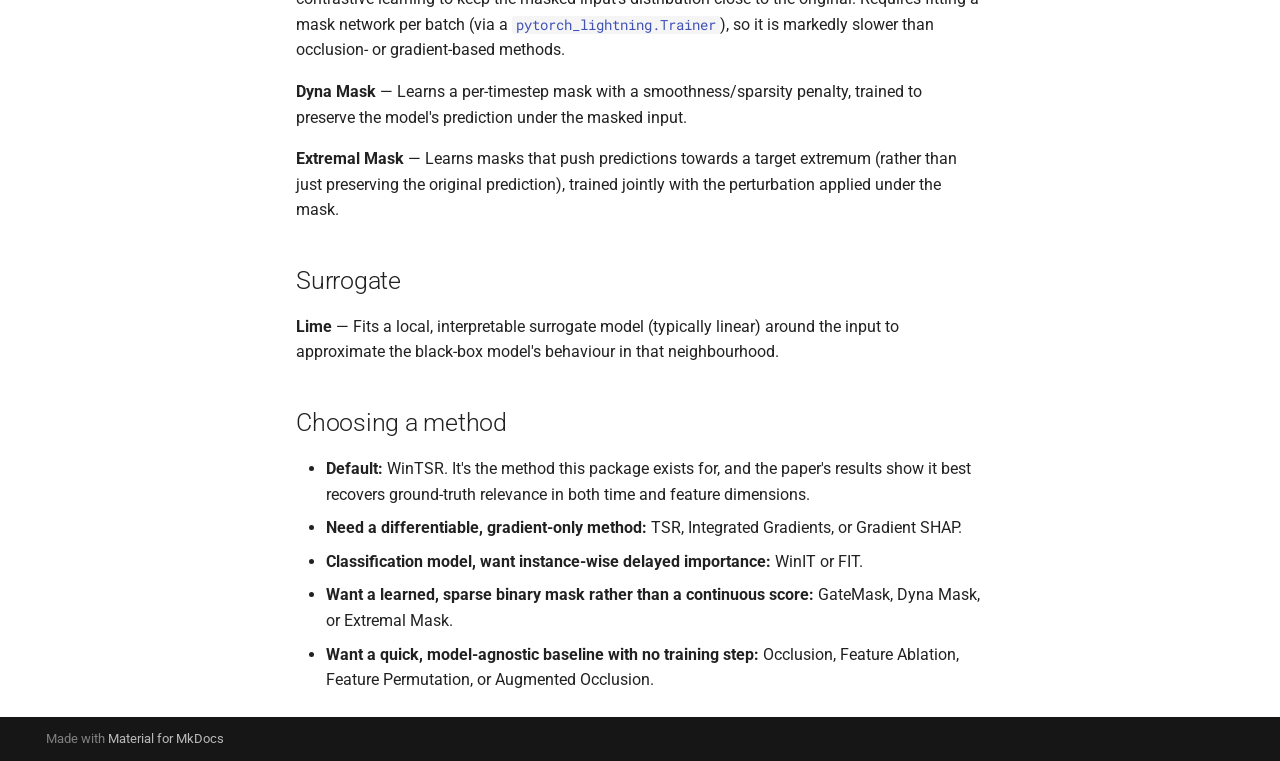
<file: methods/index.html>
<!doctype html>
<html lang="en" class="no-js">
  <head>
    
      <meta charset="utf-8">
      <meta name="viewport" content="width=device-width,initial-scale=1">
      
        <meta name="description" content="A consistent PyTorch interface for time-series attribution methods.">
      
      
      
        <link rel="canonical" href="https://khairulislam.github.io/tslens/methods/">
      
      
        <link rel="prev" href="../models/">
      
      
        <link rel="next" href="../related_works/">
      
      
        
      
      
      <link rel="icon" href="../assets/images/favicon.png">
      <meta name="generator" content="mkdocs-1.6.1, mkdocs-material-9.7.7">
    
    
      
        <title>Interpretation methods - tslens</title>
      
    
    
      <link rel="stylesheet" href="../assets/stylesheets/main.ec1eaa64.min.css">
      
        
        <link rel="stylesheet" href="../assets/stylesheets/palette.ab4e12ef.min.css">
      
      


    
    
      
    
    
      
        
        
        <link rel="preconnect" href="https://fonts.gstatic.com" crossorigin>
        <link rel="stylesheet" href="https://fonts.googleapis.com/css?family=Roboto:300,300i,400,400i,700,700i%7CRoboto+Mono:400,400i,700,700i&display=fallback">
        <style>:root{--md-text-font:"Roboto";--md-code-font:"Roboto Mono"}</style>
      
    
    
      <link rel="stylesheet" href="../assets/_mkdocstrings.css">
    
      <link rel="stylesheet" href="../stylesheets/extra.css">
    
    <script>__md_scope=new URL("..",location),__md_hash=e=>[...e].reduce(((e,_)=>(e<<5)-e+_.charCodeAt(0)),0),__md_get=(e,_=localStorage,t=__md_scope)=>JSON.parse(_.getItem(t.pathname+"."+e)),__md_set=(e,_,t=localStorage,a=__md_scope)=>{try{t.setItem(a.pathname+"."+e,JSON.stringify(_))}catch(e){}}</script>
    
      

    
    
  </head>
  
  
    
    
      
    
    
    
    
    <body dir="ltr" data-md-color-scheme="default" data-md-color-primary="indigo" data-md-color-accent="indigo">
  
    
    <input class="md-toggle" data-md-toggle="drawer" type="checkbox" id="__drawer" autocomplete="off">
    <input class="md-toggle" data-md-toggle="search" type="checkbox" id="__search" autocomplete="off">
    <label class="md-overlay" for="__drawer"></label>
    <div data-md-component="skip">
      
        
        <a href="#interpretation-methods" class="md-skip">
          Skip to content
        </a>
      
    </div>
    <div data-md-component="announce">
      
    </div>
    
    
      

<header class="md-header" data-md-component="header">
  <nav class="md-header__inner md-grid" aria-label="Header">
    <a href=".." title="tslens" class="md-header__button md-logo" aria-label="tslens" data-md-component="logo">
      
  
  <svg xmlns="http://www.w3.org/2000/svg" viewBox="0 0 24 24"><path d="M12 8a3 3 0 0 0 3-3 3 3 0 0 0-3-3 3 3 0 0 0-3 3 3 3 0 0 0 3 3m0 3.54C9.64 9.35 6.5 8 3 8v11c3.5 0 6.64 1.35 9 3.54 2.36-2.19 5.5-3.54 9-3.54V8c-3.5 0-6.64 1.35-9 3.54"/></svg>

    </a>
    <label class="md-header__button md-icon" for="__drawer">
      
      <svg xmlns="http://www.w3.org/2000/svg" viewBox="0 0 24 24"><path d="M3 6h18v2H3zm0 5h18v2H3zm0 5h18v2H3z"/></svg>
    </label>
    <div class="md-header__title" data-md-component="header-title">
      <div class="md-header__ellipsis">
        <div class="md-header__topic">
          <span class="md-ellipsis">
            tslens
          </span>
        </div>
        <div class="md-header__topic" data-md-component="header-topic">
          <span class="md-ellipsis">
            
              Interpretation methods
            
          </span>
        </div>
      </div>
    </div>
    
      
        <form class="md-header__option" data-md-component="palette">
  
    
    
    
    <input class="md-option" data-md-color-media="(prefers-color-scheme: light)" data-md-color-scheme="default" data-md-color-primary="indigo" data-md-color-accent="indigo"  aria-label="Switch to dark mode"  type="radio" name="__palette" id="__palette_0">
    
      <label class="md-header__button md-icon" title="Switch to dark mode" for="__palette_1" hidden>
        <svg xmlns="http://www.w3.org/2000/svg" viewBox="0 0 24 24"><path d="M12 8a4 4 0 0 0-4 4 4 4 0 0 0 4 4 4 4 0 0 0 4-4 4 4 0 0 0-4-4m0 10a6 6 0 0 1-6-6 6 6 0 0 1 6-6 6 6 0 0 1 6 6 6 6 0 0 1-6 6m8-9.31V4h-4.69L12 .69 8.69 4H4v4.69L.69 12 4 15.31V20h4.69L12 23.31 15.31 20H20v-4.69L23.31 12z"/></svg>
      </label>
    
  
    
    
    
    <input class="md-option" data-md-color-media="(prefers-color-scheme: dark)" data-md-color-scheme="slate" data-md-color-primary="indigo" data-md-color-accent="indigo"  aria-label="Switch to light mode"  type="radio" name="__palette" id="__palette_1">
    
      <label class="md-header__button md-icon" title="Switch to light mode" for="__palette_0" hidden>
        <svg xmlns="http://www.w3.org/2000/svg" viewBox="0 0 24 24"><path d="M12 18c-.89 0-1.74-.2-2.5-.55C11.56 16.5 13 14.42 13 12s-1.44-4.5-3.5-5.45C10.26 6.2 11.11 6 12 6a6 6 0 0 1 6 6 6 6 0 0 1-6 6m8-9.31V4h-4.69L12 .69 8.69 4H4v4.69L.69 12 4 15.31V20h4.69L12 23.31 15.31 20H20v-4.69L23.31 12z"/></svg>
      </label>
    
  
</form>
      
    
    
      <script>var palette=__md_get("__palette");if(palette&&palette.color){if("(prefers-color-scheme)"===palette.color.media){var media=matchMedia("(prefers-color-scheme: light)"),input=document.querySelector(media.matches?"[data-md-color-media='(prefers-color-scheme: light)']":"[data-md-color-media='(prefers-color-scheme: dark)']");palette.color.media=input.getAttribute("data-md-color-media"),palette.color.scheme=input.getAttribute("data-md-color-scheme"),palette.color.primary=input.getAttribute("data-md-color-primary"),palette.color.accent=input.getAttribute("data-md-color-accent")}for(var[key,value]of Object.entries(palette.color))document.body.setAttribute("data-md-color-"+key,value)}</script>
    
    
    
      
      
        <label class="md-header__button md-icon" for="__search">
          
          <svg xmlns="http://www.w3.org/2000/svg" viewBox="0 0 24 24"><path d="M9.5 3A6.5 6.5 0 0 1 16 9.5c0 1.61-.59 3.09-1.56 4.23l.27.27h.79l5 5-1.5 1.5-5-5v-.79l-.27-.27A6.52 6.52 0 0 1 9.5 16 6.5 6.5 0 0 1 3 9.5 6.5 6.5 0 0 1 9.5 3m0 2C7 5 5 7 5 9.5S7 14 9.5 14 14 12 14 9.5 12 5 9.5 5"/></svg>
        </label>
        <div class="md-search" data-md-component="search" role="dialog">
  <label class="md-search__overlay" for="__search"></label>
  <div class="md-search__inner" role="search">
    <form class="md-search__form" name="search">
      <input type="text" class="md-search__input" name="query" aria-label="Search" placeholder="Search" autocapitalize="off" autocorrect="off" autocomplete="off" spellcheck="false" data-md-component="search-query" required>
      <label class="md-search__icon md-icon" for="__search">
        
        <svg xmlns="http://www.w3.org/2000/svg" viewBox="0 0 24 24"><path d="M9.5 3A6.5 6.5 0 0 1 16 9.5c0 1.61-.59 3.09-1.56 4.23l.27.27h.79l5 5-1.5 1.5-5-5v-.79l-.27-.27A6.52 6.52 0 0 1 9.5 16 6.5 6.5 0 0 1 3 9.5 6.5 6.5 0 0 1 9.5 3m0 2C7 5 5 7 5 9.5S7 14 9.5 14 14 12 14 9.5 12 5 9.5 5"/></svg>
        
        <svg xmlns="http://www.w3.org/2000/svg" viewBox="0 0 24 24"><path d="M20 11v2H8l5.5 5.5-1.42 1.42L4.16 12l7.92-7.92L13.5 5.5 8 11z"/></svg>
      </label>
      <nav class="md-search__options" aria-label="Search">
        
        <button type="reset" class="md-search__icon md-icon" title="Clear" aria-label="Clear" tabindex="-1">
          
          <svg xmlns="http://www.w3.org/2000/svg" viewBox="0 0 24 24"><path d="M19 6.41 17.59 5 12 10.59 6.41 5 5 6.41 10.59 12 5 17.59 6.41 19 12 13.41 17.59 19 19 17.59 13.41 12z"/></svg>
        </button>
      </nav>
      
        <div class="md-search__suggest" data-md-component="search-suggest"></div>
      
    </form>
    <div class="md-search__output">
      <div class="md-search__scrollwrap" tabindex="0" data-md-scrollfix>
        <div class="md-search-result" data-md-component="search-result">
          <div class="md-search-result__meta">
            Initializing search
          </div>
          <ol class="md-search-result__list" role="presentation"></ol>
        </div>
      </div>
    </div>
  </div>
</div>
      
    
    
      <div class="md-header__source">
        <a href="https://github.com/khairulislam/tslens" title="Go to repository" class="md-source" data-md-component="source">
  <div class="md-source__icon md-icon">
    
    <svg xmlns="http://www.w3.org/2000/svg" viewBox="0 0 448 512"><!--! Font Awesome Free 7.1.0 by @fontawesome - https://fontawesome.com License - https://fontawesome.com/license/free (Icons: CC BY 4.0, Fonts: SIL OFL 1.1, Code: MIT License) Copyright 2025 Fonticons, Inc.--><path d="M439.6 236.1 244 40.5c-5.4-5.5-12.8-8.5-20.4-8.5s-15 3-20.4 8.4L162.5 81l51.5 51.5c27.1-9.1 52.7 16.8 43.4 43.7l49.7 49.7c34.2-11.8 61.2 31 35.5 56.7-26.5 26.5-70.2-2.9-56-37.3L240.3 199v121.9c25.3 12.5 22.3 41.8 9.1 55-6.4 6.4-15.2 10.1-24.3 10.1s-17.8-3.6-24.3-10.1c-17.6-17.6-11.1-46.9 11.2-56v-123c-20.8-8.5-24.6-30.7-18.6-45L142.6 101 8.5 235.1C3 240.6 0 247.9 0 255.5s3 15 8.5 20.4l195.6 195.7c5.4 5.4 12.7 8.4 20.4 8.4s15-3 20.4-8.4l194.7-194.7c5.4-5.4 8.4-12.8 8.4-20.4s-3-15-8.4-20.4"/></svg>
  </div>
  <div class="md-source__repository">
    khairulislam/tslens
  </div>
</a>
      </div>
    
  </nav>
  
</header>
    
    <div class="md-container" data-md-component="container">
      
      
        
          
            
<nav class="md-tabs" aria-label="Tabs" data-md-component="tabs">
  <div class="md-grid">
    <ul class="md-tabs__list">
      
        
  
  
  
  
    <li class="md-tabs__item">
      <a href=".." class="md-tabs__link">
        
  
  
    
  
  Home

      </a>
    </li>
  

      
        
  
  
  
  
    
    
      <li class="md-tabs__item">
        <a href="../integration/" class="md-tabs__link">
          
  
  
    
  
  Guides

        </a>
      </li>
    
  

      
        
  
  
  
    
  
  
    <li class="md-tabs__item md-tabs__item--active">
      <a href="./" class="md-tabs__link">
        
  
  
    
  
  Interpretation methods

      </a>
    </li>
  

      
        
  
  
  
  
    <li class="md-tabs__item">
      <a href="../related_works/" class="md-tabs__link">
        
  
  
    
  
  Related work

      </a>
    </li>
  

      
        
  
  
  
  
    
    
      <li class="md-tabs__item">
        <a href="../reference/" class="md-tabs__link">
          
  
  
    
  
  API reference

        </a>
      </li>
    
  

      
    </ul>
  </div>
</nav>
          
        
      
      <main class="md-main" data-md-component="main">
        <div class="md-main__inner md-grid">
          
            
              
              <div class="md-sidebar md-sidebar--primary" data-md-component="sidebar" data-md-type="navigation" >
                <div class="md-sidebar__scrollwrap">
                  <div class="md-sidebar__inner">
                    


  


<nav class="md-nav md-nav--primary md-nav--lifted" aria-label="Navigation" data-md-level="0">
  <label class="md-nav__title" for="__drawer">
    <a href=".." title="tslens" class="md-nav__button md-logo" aria-label="tslens" data-md-component="logo">
      
  
  <svg xmlns="http://www.w3.org/2000/svg" viewBox="0 0 24 24"><path d="M12 8a3 3 0 0 0 3-3 3 3 0 0 0-3-3 3 3 0 0 0-3 3 3 3 0 0 0 3 3m0 3.54C9.64 9.35 6.5 8 3 8v11c3.5 0 6.64 1.35 9 3.54 2.36-2.19 5.5-3.54 9-3.54V8c-3.5 0-6.64 1.35-9 3.54"/></svg>

    </a>
    tslens
  </label>
  
    <div class="md-nav__source">
      <a href="https://github.com/khairulislam/tslens" title="Go to repository" class="md-source" data-md-component="source">
  <div class="md-source__icon md-icon">
    
    <svg xmlns="http://www.w3.org/2000/svg" viewBox="0 0 448 512"><!--! Font Awesome Free 7.1.0 by @fontawesome - https://fontawesome.com License - https://fontawesome.com/license/free (Icons: CC BY 4.0, Fonts: SIL OFL 1.1, Code: MIT License) Copyright 2025 Fonticons, Inc.--><path d="M439.6 236.1 244 40.5c-5.4-5.5-12.8-8.5-20.4-8.5s-15 3-20.4 8.4L162.5 81l51.5 51.5c27.1-9.1 52.7 16.8 43.4 43.7l49.7 49.7c34.2-11.8 61.2 31 35.5 56.7-26.5 26.5-70.2-2.9-56-37.3L240.3 199v121.9c25.3 12.5 22.3 41.8 9.1 55-6.4 6.4-15.2 10.1-24.3 10.1s-17.8-3.6-24.3-10.1c-17.6-17.6-11.1-46.9 11.2-56v-123c-20.8-8.5-24.6-30.7-18.6-45L142.6 101 8.5 235.1C3 240.6 0 247.9 0 255.5s3 15 8.5 20.4l195.6 195.7c5.4 5.4 12.7 8.4 20.4 8.4s15-3 20.4-8.4l194.7-194.7c5.4-5.4 8.4-12.8 8.4-20.4s-3-15-8.4-20.4"/></svg>
  </div>
  <div class="md-source__repository">
    khairulislam/tslens
  </div>
</a>
    </div>
  
  <ul class="md-nav__list" data-md-scrollfix>
    
      
      
  
  
  
  
    <li class="md-nav__item">
      <a href=".." class="md-nav__link">
        
  
  
  <span class="md-ellipsis">
    
  
    Home
  

    
  </span>
  
  

      </a>
    </li>
  

    
      
      
  
  
  
  
    
    
      
        
      
        
      
    
    
    
      
      
        
      
    
    
    <li class="md-nav__item md-nav__item--nested">
      
        
        
        <input class="md-nav__toggle md-toggle " type="checkbox" id="__nav_2" >
        
          
          <label class="md-nav__link" for="__nav_2" id="__nav_2_label" tabindex="0">
            
  
  
  <span class="md-ellipsis">
    
  
    Guides
  

    
  </span>
  
  

            <span class="md-nav__icon md-icon"></span>
          </label>
        
        <nav class="md-nav" data-md-level="1" aria-labelledby="__nav_2_label" aria-expanded="false">
          <label class="md-nav__title" for="__nav_2">
            <span class="md-nav__icon md-icon"></span>
            
  
    Guides
  

          </label>
          <ul class="md-nav__list" data-md-scrollfix>
            
              
                
  
  
  
  
    <li class="md-nav__item">
      <a href="../integration/" class="md-nav__link">
        
  
  
  <span class="md-ellipsis">
    
  
    Integration cookbook
  

    
  </span>
  
  

      </a>
    </li>
  

              
            
              
                
  
  
  
  
    <li class="md-nav__item">
      <a href="../models/" class="md-nav__link">
        
  
  
  <span class="md-ellipsis">
    
  
    Supported models
  

    
  </span>
  
  

      </a>
    </li>
  

              
            
          </ul>
        </nav>
      
    </li>
  

    
      
      
  
  
    
  
  
  
    <li class="md-nav__item md-nav__item--active">
      
      <input class="md-nav__toggle md-toggle" type="checkbox" id="__toc">
      
      
        
      
      
        <label class="md-nav__link md-nav__link--active" for="__toc">
          
  
  
  <span class="md-ellipsis">
    
  
    Interpretation methods
  

    
  </span>
  
  

          <span class="md-nav__icon md-icon"></span>
        </label>
      
      <a href="./" class="md-nav__link md-nav__link--active">
        
  
  
  <span class="md-ellipsis">
    
  
    Interpretation methods
  

    
  </span>
  
  

      </a>
      
        

<nav class="md-nav md-nav--secondary" aria-label="Table of contents">
  
  
  
    
  
  
    <label class="md-nav__title" for="__toc">
      <span class="md-nav__icon md-icon"></span>
      Table of contents
    </label>
    <ul class="md-nav__list" data-md-component="toc" data-md-scrollfix>
      
        <li class="md-nav__item">
  <a href="#at-a-glance" class="md-nav__link">
    <span class="md-ellipsis">
      
        At a glance
      
    </span>
  </a>
  
</li>
      
        <li class="md-nav__item">
  <a href="#occlusion-based" class="md-nav__link">
    <span class="md-ellipsis">
      
        Occlusion-based
      
    </span>
  </a>
  
</li>
      
        <li class="md-nav__item">
  <a href="#gradient-based" class="md-nav__link">
    <span class="md-ellipsis">
      
        Gradient-based
      
    </span>
  </a>
  
</li>
      
        <li class="md-nav__item">
  <a href="#delayed-distributional-importance" class="md-nav__link">
    <span class="md-ellipsis">
      
        Delayed / distributional importance
      
    </span>
  </a>
  
</li>
      
        <li class="md-nav__item">
  <a href="#learned-masks" class="md-nav__link">
    <span class="md-ellipsis">
      
        Learned masks
      
    </span>
  </a>
  
</li>
      
        <li class="md-nav__item">
  <a href="#surrogate" class="md-nav__link">
    <span class="md-ellipsis">
      
        Surrogate
      
    </span>
  </a>
  
</li>
      
        <li class="md-nav__item">
  <a href="#choosing-a-method" class="md-nav__link">
    <span class="md-ellipsis">
      
        Choosing a method
      
    </span>
  </a>
  
</li>
      
    </ul>
  
</nav>
      
    </li>
  

    
      
      
  
  
  
  
    <li class="md-nav__item">
      <a href="../related_works/" class="md-nav__link">
        
  
  
  <span class="md-ellipsis">
    
  
    Related work
  

    
  </span>
  
  

      </a>
    </li>
  

    
      
      
  
  
  
  
    
    
      
        
          
        
      
        
      
        
      
        
      
        
      
        
      
    
    
    
      
      
        
      
    
    
    <li class="md-nav__item md-nav__item--nested">
      
        
        
        <input class="md-nav__toggle md-toggle " type="checkbox" id="__nav_5" >
        
          
          <div class="md-nav__link md-nav__container">
            <a href="../reference/" class="md-nav__link ">
              
  
  
  <span class="md-ellipsis">
    
  
    API reference
  

    
  </span>
  
  

            </a>
            
              
              <label class="md-nav__link " for="__nav_5" id="__nav_5_label" tabindex="0">
                <span class="md-nav__icon md-icon"></span>
              </label>
            
          </div>
        
        <nav class="md-nav" data-md-level="1" aria-labelledby="__nav_5_label" aria-expanded="false">
          <label class="md-nav__title" for="__nav_5">
            <span class="md-nav__icon md-icon"></span>
            
  
    API reference
  

          </label>
          <ul class="md-nav__list" data-md-scrollfix>
            
              
            
              
                
  
  
  
  
    <li class="md-nav__item">
      <a href="../reference/wintsr/" class="md-nav__link">
        
  
  
  <span class="md-ellipsis">
    
  
    WinTSR
  

    
  </span>
  
  

      </a>
    </li>
  

              
            
              
                
  
  
  
  
    <li class="md-nav__item">
      <a href="../reference/tsr/" class="md-nav__link">
        
  
  
  <span class="md-ellipsis">
    
  
    TSR
  

    
  </span>
  
  

      </a>
    </li>
  

              
            
              
                
  
  
  
  
    <li class="md-nav__item">
      <a href="../reference/winit/" class="md-nav__link">
        
  
  
  <span class="md-ellipsis">
    
  
    WinIT
  

    
  </span>
  
  

      </a>
    </li>
  

              
            
              
                
  
  
  
  
    <li class="md-nav__item">
      <a href="../reference/gate_mask/" class="md-nav__link">
        
  
  
  <span class="md-ellipsis">
    
  
    GateMask
  

    
  </span>
  
  

      </a>
    </li>
  

              
            
              
                
  
  
  
  
    <li class="md-nav__item">
      <a href="../reference/functional/" class="md-nav__link">
        
  
  
  <span class="md-ellipsis">
    
  
    Functional utilities
  

    
  </span>
  
  

      </a>
    </li>
  

              
            
          </ul>
        </nav>
      
    </li>
  

    
  </ul>
</nav>
                  </div>
                </div>
              </div>
            
            
              
              <div class="md-sidebar md-sidebar--secondary" data-md-component="sidebar" data-md-type="toc" >
                <div class="md-sidebar__scrollwrap">
                  <div class="md-sidebar__inner">
                    

<nav class="md-nav md-nav--secondary" aria-label="Table of contents">
  
  
  
    
  
  
    <label class="md-nav__title" for="__toc">
      <span class="md-nav__icon md-icon"></span>
      Table of contents
    </label>
    <ul class="md-nav__list" data-md-component="toc" data-md-scrollfix>
      
        <li class="md-nav__item">
  <a href="#at-a-glance" class="md-nav__link">
    <span class="md-ellipsis">
      
        At a glance
      
    </span>
  </a>
  
</li>
      
        <li class="md-nav__item">
  <a href="#occlusion-based" class="md-nav__link">
    <span class="md-ellipsis">
      
        Occlusion-based
      
    </span>
  </a>
  
</li>
      
        <li class="md-nav__item">
  <a href="#gradient-based" class="md-nav__link">
    <span class="md-ellipsis">
      
        Gradient-based
      
    </span>
  </a>
  
</li>
      
        <li class="md-nav__item">
  <a href="#delayed-distributional-importance" class="md-nav__link">
    <span class="md-ellipsis">
      
        Delayed / distributional importance
      
    </span>
  </a>
  
</li>
      
        <li class="md-nav__item">
  <a href="#learned-masks" class="md-nav__link">
    <span class="md-ellipsis">
      
        Learned masks
      
    </span>
  </a>
  
</li>
      
        <li class="md-nav__item">
  <a href="#surrogate" class="md-nav__link">
    <span class="md-ellipsis">
      
        Surrogate
      
    </span>
  </a>
  
</li>
      
        <li class="md-nav__item">
  <a href="#choosing-a-method" class="md-nav__link">
    <span class="md-ellipsis">
      
        Choosing a method
      
    </span>
  </a>
  
</li>
      
    </ul>
  
</nav>
                  </div>
                </div>
              </div>
            
          
          
            <div class="md-content" data-md-component="content">
              
              <article class="md-content__inner md-typeset">
                
                  


  
    <a href="https://github.com/khairulislam/tslens/edit/main/docs/methods.md" title="Edit this page" class="md-content__button md-icon" rel="edit">
      
      <svg xmlns="http://www.w3.org/2000/svg" viewBox="0 0 24 24"><path d="M10 20H6V4h7v5h5v3.1l2-2V8l-6-6H6c-1.1 0-2 .9-2 2v16c0 1.1.9 2 2 2h4zm10.2-7c.1 0 .3.1.4.2l1.3 1.3c.2.2.2.6 0 .8l-1 1-2.1-2.1 1-1c.1-.1.2-.2.4-.2m0 3.9L14.1 23H12v-2.1l6.1-6.1z"/></svg>
    </a>
  
  


<h1 id="interpretation-methods">Interpretation methods<a class="headerlink" href="#interpretation-methods" title="Permanent link">&para;</a></h1>
<p>Choose an interpretation method based on the model interface, explanation you need, and
available compute. The toolkit covers local interpretation methods for time-series
models across perturbation, gradient, distributional, learned-mask, and surrogate
approaches. They follow the familiar <code>.attribute(...)</code> pattern from
<a href="https://captum.ai/docs/introduction">Captum</a> and
<a href="https://josephenguehard.github.io/time_interpret/build/html/index.html">Time Interpret</a>.</p>
<p><img alt="WinTSR attribution heatmap recovering a planted ground-truth signal at feature 0, steps 20-25, on a synthetic AR(1) series" src="../assets/wintsr_heatmap.png" /></p>
<p><em>A synthetic series with a known answer — one feature, one window, everything else
noise. WinTSR's saliency map (right two panels) lights up exactly where the ground
truth (left) says it should. Reproduce this with the
<a href="https://colab.research.google.com/github/khairulislam/tslens/blob/main/notebooks/quickstart.ipynb">quickstart notebook</a>.</em></p>
<h2 id="at-a-glance">At a glance<a class="headerlink" href="#at-a-glance" title="Permanent link">&para;</a></h2>
<p>Following Captum's
<a href="https://captum.ai/docs/algorithms_comparison_matrix">algorithm comparison matrix</a>, here
is what each method needs from your model and how it's computed:</p>
<table>
<thead>
<tr>
<th>Method</th>
<th>Type</th>
<th>Model requirement</th>
<th>Requires baseline</th>
<th>Paper</th>
<th>API doc</th>
</tr>
</thead>
<tbody>
<tr>
<td><a href="../reference/wintsr/">WinTSR</a></td>
<td>Perturbation</td>
<td>Any callable</td>
<td>Yes</td>
<td><a href="https://arxiv.org/abs/2412.04532">Islam &amp; Fox, arXiv:2412.04532</a></td>
<td><a href="../reference/wintsr/">reference/wintsr.md</a></td>
</tr>
<tr>
<td><a href="../reference/tsr/">TSR</a></td>
<td>Gradient</td>
<td>Differentiable</td>
<td>Yes</td>
<td><a href="https://proceedings.neurips.cc/paper_files/paper/2020/file/47a3893cc405396a5c30d91320572d6d-Paper.pdf">Ismail et al., NeurIPS 2020</a></td>
<td><a href="../reference/tsr/">reference/tsr.md</a></td>
</tr>
<tr>
<td><a href="../reference/winit/">WinIT</a></td>
<td>Perturbation</td>
<td>Any callable</td>
<td>No (generative)</td>
<td><a href="https://arxiv.org/abs/2107.14317">Leung et al., ICLR 2023</a></td>
<td><a href="../reference/winit/">reference/winit.md</a></td>
</tr>
<tr>
<td><a href="../reference/gate_mask/">GateMask</a></td>
<td>Learned mask</td>
<td>Any callable</td>
<td>No (learned)</td>
<td><a href="https://arxiv.org/abs/2401.08552">Liu et al., ICLR 2024</a></td>
<td><a href="../reference/gate_mask/">reference/gate_mask.md</a></td>
</tr>
<tr>
<td>Occlusion</td>
<td>Perturbation</td>
<td>Any callable</td>
<td>Yes</td>
<td><a href="https://arxiv.org/abs/1311.2901">Zeiler &amp; Fergus, ECCV 2014</a></td>
<td><a href="https://captum.ai/api/occlusion.html">captum.ai/api/occlusion.html</a></td>
</tr>
<tr>
<td>Feature Ablation</td>
<td>Perturbation</td>
<td>Any callable</td>
<td>Yes</td>
<td><a href="https://arxiv.org/abs/2009.07896">Kokhlikyan et al., arXiv:2009.07896</a></td>
<td><a href="https://captum.ai/api/feature_ablation.html">captum.ai/api/feature_ablation.html</a></td>
</tr>
<tr>
<td>Feature Permutation</td>
<td>Perturbation</td>
<td>Any callable</td>
<td>No (permuted batch)</td>
<td><a href="https://arxiv.org/abs/2009.07896">Kokhlikyan et al., arXiv:2009.07896</a></td>
<td><a href="https://captum.ai/api/feature_permutation.html">captum.ai/api/feature_permutation.html</a></td>
</tr>
<tr>
<td>Augmented Occlusion</td>
<td>Perturbation</td>
<td>Any callable</td>
<td>No (bootstrapped)</td>
<td><a href="https://proceedings.mlr.press/v202/enguehard23a.html">Enguehard, ICML 2023</a></td>
<td><a href="https://josephenguehard.github.io/time_interpret/build/html/attr.html#tint.attr.AugmentedOcclusion">tint: attr.AugmentedOcclusion</a></td>
</tr>
<tr>
<td>Integrated Gradients</td>
<td>Gradient</td>
<td>Differentiable</td>
<td>Yes</td>
<td><a href="https://arxiv.org/abs/1703.01365">Sundararajan et al., ICML 2017</a></td>
<td><a href="https://captum.ai/api/integrated_gradients.html">captum.ai/api/integrated_gradients.html</a></td>
</tr>
<tr>
<td>Gradient SHAP</td>
<td>Gradient</td>
<td>Differentiable</td>
<td>Yes (distribution)</td>
<td><a href="https://arxiv.org/abs/1705.07874">Lundberg &amp; Lee, NeurIPS 2017</a></td>
<td><a href="https://captum.ai/api/gradient_shap.html">captum.ai/api/gradient_shap.html</a></td>
</tr>
<tr>
<td>FIT</td>
<td>Perturbation</td>
<td>Any callable (classification only)</td>
<td>No (generative)</td>
<td><a href="https://proceedings.neurips.cc/paper/2020/hash/08fa43588c2571ade19bc0fa5936e028-Abstract.html">Tonekaboni et al., NeurIPS 2020</a></td>
<td><a href="https://josephenguehard.github.io/time_interpret/build/html/attr.html#tint.attr.Fit">tint: attr.Fit</a></td>
</tr>
<tr>
<td>Dyna Mask</td>
<td>Learned mask</td>
<td>Any callable</td>
<td>No (learned)</td>
<td><a href="https://proceedings.mlr.press/v139/crabbe21a.html">Crabbé &amp; van der Schaar, ICML 2021</a></td>
<td><a href="https://josephenguehard.github.io/time_interpret/build/html/attr.html#tint.attr.DynaMask">tint: attr.DynaMask</a></td>
</tr>
<tr>
<td>Extremal Mask</td>
<td>Learned mask</td>
<td>Any callable</td>
<td>No (learned)</td>
<td><a href="https://proceedings.mlr.press/v202/enguehard23a.html">Enguehard, ICML 2023</a></td>
<td><a href="https://josephenguehard.github.io/time_interpret/build/html/attr.html#tint.attr.ExtremalMask">tint: attr.ExtremalMask</a></td>
</tr>
<tr>
<td>Lime</td>
<td>Surrogate</td>
<td>Any callable</td>
<td>Yes</td>
<td><a href="https://arxiv.org/abs/1602.04938">Ribeiro et al., KDD 2016</a></td>
<td><a href="https://captum.ai/api/lime.html">captum.ai/api/lime.html</a></td>
</tr>
</tbody>
</table>
<p>Looking for which model architectures each of these has actually been run against?
See <a href="../models/">Supported models</a>.</p>
<h2 id="occlusion-based">Occlusion-based<a class="headerlink" href="#occlusion-based" title="Permanent link">&para;</a></h2>
<p><strong><a href="../reference/wintsr/">WinTSR</a></strong> — Two-stage attribution. Stage one scores each
<strong>time step</strong> by occluding it entirely (a <em>time-relevance score</em>). Stage two scores
each <strong>feature within a time step</strong>, but only for the time steps that clear a
relevance threshold from stage one, using a sliding window that respects the
dependency between neighbouring steps. The two scores multiply to give the final
attribution. Prior approaches either ignore the dependency between consecutive time
steps, or score time and features independently and combine them after the fact;
WinTSR does both jointly, and skips low-relevance time steps in stage two so it
stays fast on long sequences.</p>
<p><strong>Occlusion</strong> — Slides a window over the input, zeroing (or replacing) each region in
turn and measuring the change in output. The base operation WinTSR's stage one builds
on.</p>
<p><strong>Feature Ablation</strong> — Occludes one feature (or a user-defined group of features) at a
time across the whole sequence, rather than a sliding window.</p>
<p><strong>Feature Permutation</strong> — Same idea as ablation, but shuffles a feature's values
across the batch instead of zeroing it, so the replacement stays in-distribution.</p>
<p><strong>Augmented Occlusion</strong> — Occlusion with a learned, data-driven baseline (sampled from
a bootstrapped distribution) instead of a fixed zero or mean baseline.</p>
<h2 id="gradient-based">Gradient-based<a class="headerlink" href="#gradient-based" title="Permanent link">&para;</a></h2>
<p><strong><a href="../reference/tsr/">TSR</a></strong> — The method WinTSR generalizes. Also two-stage (time
relevance, then feature relevance), but computes both stages with Integrated
Gradients rather than occlusion, and does not account for temporal dependency between
time steps within a stage. Needs a differentiable model — no black-box support.</p>
<p><strong>Integrated Gradients</strong> — Accumulates gradients along a straight-line path from a
baseline to the input, giving an attribution that satisfies completeness and
sensitivity axioms.</p>
<p><strong>Gradient SHAP</strong> — Approximates Shapley values by averaging Integrated-Gradients-style
paths from multiple noisy baselines.</p>
<h2 id="delayed-distributional-importance">Delayed / distributional importance<a class="headerlink" href="#delayed-distributional-importance" title="Permanent link">&para;</a></h2>
<p><strong><a href="../reference/winit/">WinIT</a></strong> — Computes delayed feature importance: how much a
feature's <em>past</em> values (within a sliding window) still influence the <em>current</em>
prediction, using a distributional distance (Jensen-Shannon or prediction-difference)
between the real and counterfactual forecast. Unlike WinTSR, it does not separate a
time-relevance and a feature-relevance stage — importance is scored per
(time step, feature, delay) directly.</p>
<p><strong>FIT</strong> — Scores each observation by the KL-divergence between the predictive
distribution with and without it. Classification only.</p>
<h2 id="learned-masks">Learned masks<a class="headerlink" href="#learned-masks" title="Permanent link">&para;</a></h2>
<p><strong><a href="../reference/gate_mask/">GateMask</a></strong> — The gating mechanism from ContraLSP: trains a
small network per input to produce sparse, binary-skewed gates over
<code>(time, feature)</code>, using counterfactual perturbations and contrastive learning to keep
the masked input's distribution close to the original. Requires fitting a mask network
per batch (via a <a href="../reference/gate_mask/"><code>pytorch_lightning.Trainer</code></a>), so it is
markedly slower than occlusion- or gradient-based methods.</p>
<p><strong>Dyna Mask</strong> — Learns a per-timestep mask with a smoothness/sparsity penalty, trained
to preserve the model's prediction under the masked input.</p>
<p><strong>Extremal Mask</strong> — Learns masks that push predictions towards a target extremum
(rather than just preserving the original prediction), trained jointly with the
perturbation applied under the mask.</p>
<h2 id="surrogate">Surrogate<a class="headerlink" href="#surrogate" title="Permanent link">&para;</a></h2>
<p><strong>Lime</strong> — Fits a local, interpretable surrogate model (typically linear) around the
input to approximate the black-box model's behaviour in that neighbourhood.</p>
<h2 id="choosing-a-method">Choosing a method<a class="headerlink" href="#choosing-a-method" title="Permanent link">&para;</a></h2>
<ul>
<li><strong>Default:</strong> WinTSR. It's the method this package exists for, and the paper's results
  show it best recovers ground-truth relevance in both time and feature dimensions.</li>
<li><strong>Need a differentiable, gradient-only method:</strong> TSR, Integrated Gradients, or
  Gradient SHAP.</li>
<li><strong>Classification model, want instance-wise delayed importance:</strong> WinIT or FIT.</li>
<li><strong>Want a learned, sparse binary mask rather than a continuous score:</strong> GateMask,
  Dyna Mask, or Extremal Mask.</li>
<li><strong>Want a quick, model-agnostic baseline with no training step:</strong> Occlusion, Feature
  Ablation, Feature Permutation, or Augmented Occlusion.</li>
</ul>












                
              </article>
            </div>
          
          
  <script>var tabs=__md_get("__tabs");if(Array.isArray(tabs))e:for(var set of document.querySelectorAll(".tabbed-set")){var labels=set.querySelector(".tabbed-labels");for(var tab of tabs)for(var label of labels.getElementsByTagName("label"))if(label.innerText.trim()===tab){var input=document.getElementById(label.htmlFor);input.checked=!0;continue e}}</script>

<script>var target=document.getElementById(location.hash.slice(1));target&&target.name&&(target.checked=target.name.startsWith("__tabbed_"))</script>
        </div>
        
          <button type="button" class="md-top md-icon" data-md-component="top" hidden>
  
  <svg xmlns="http://www.w3.org/2000/svg" viewBox="0 0 24 24"><path d="M13 20h-2V8l-5.5 5.5-1.42-1.42L12 4.16l7.92 7.92-1.42 1.42L13 8z"/></svg>
  Back to top
</button>
        
      </main>
      
        <footer class="md-footer">
  
  <div class="md-footer-meta md-typeset">
    <div class="md-footer-meta__inner md-grid">
      <div class="md-copyright">
  
  
    Made with
    <a href="https://squidfunk.github.io/mkdocs-material/" target="_blank" rel="noopener">
      Material for MkDocs
    </a>
  
</div>
      
    </div>
  </div>
</footer>
      
    </div>
    <div class="md-dialog" data-md-component="dialog">
      <div class="md-dialog__inner md-typeset"></div>
    </div>
    
      <div class="md-progress" data-md-component="progress" role="progressbar"></div>
    
    
    
      
      
      <script id="__config" type="application/json">{"annotate": null, "base": "..", "features": ["navigation.tabs", "navigation.sections", "navigation.indexes", "navigation.instant", "navigation.instant.progress", "navigation.top", "search.suggest", "search.highlight", "content.tabs.link", "content.code.copy", "content.code.annotate", "content.action.edit"], "search": "../assets/javascripts/workers/search.2c215733.min.js", "tags": null, "translations": {"clipboard.copied": "Copied to clipboard", "clipboard.copy": "Copy to clipboard", "search.result.more.one": "1 more on this page", "search.result.more.other": "# more on this page", "search.result.none": "No matching documents", "search.result.one": "1 matching document", "search.result.other": "# matching documents", "search.result.placeholder": "Type to start searching", "search.result.term.missing": "Missing", "select.version": "Select version"}, "version": null}</script>
    
    
      <script src="../assets/javascripts/bundle.d7400e89.min.js"></script>
      
    
  </body>
</html>
</file>
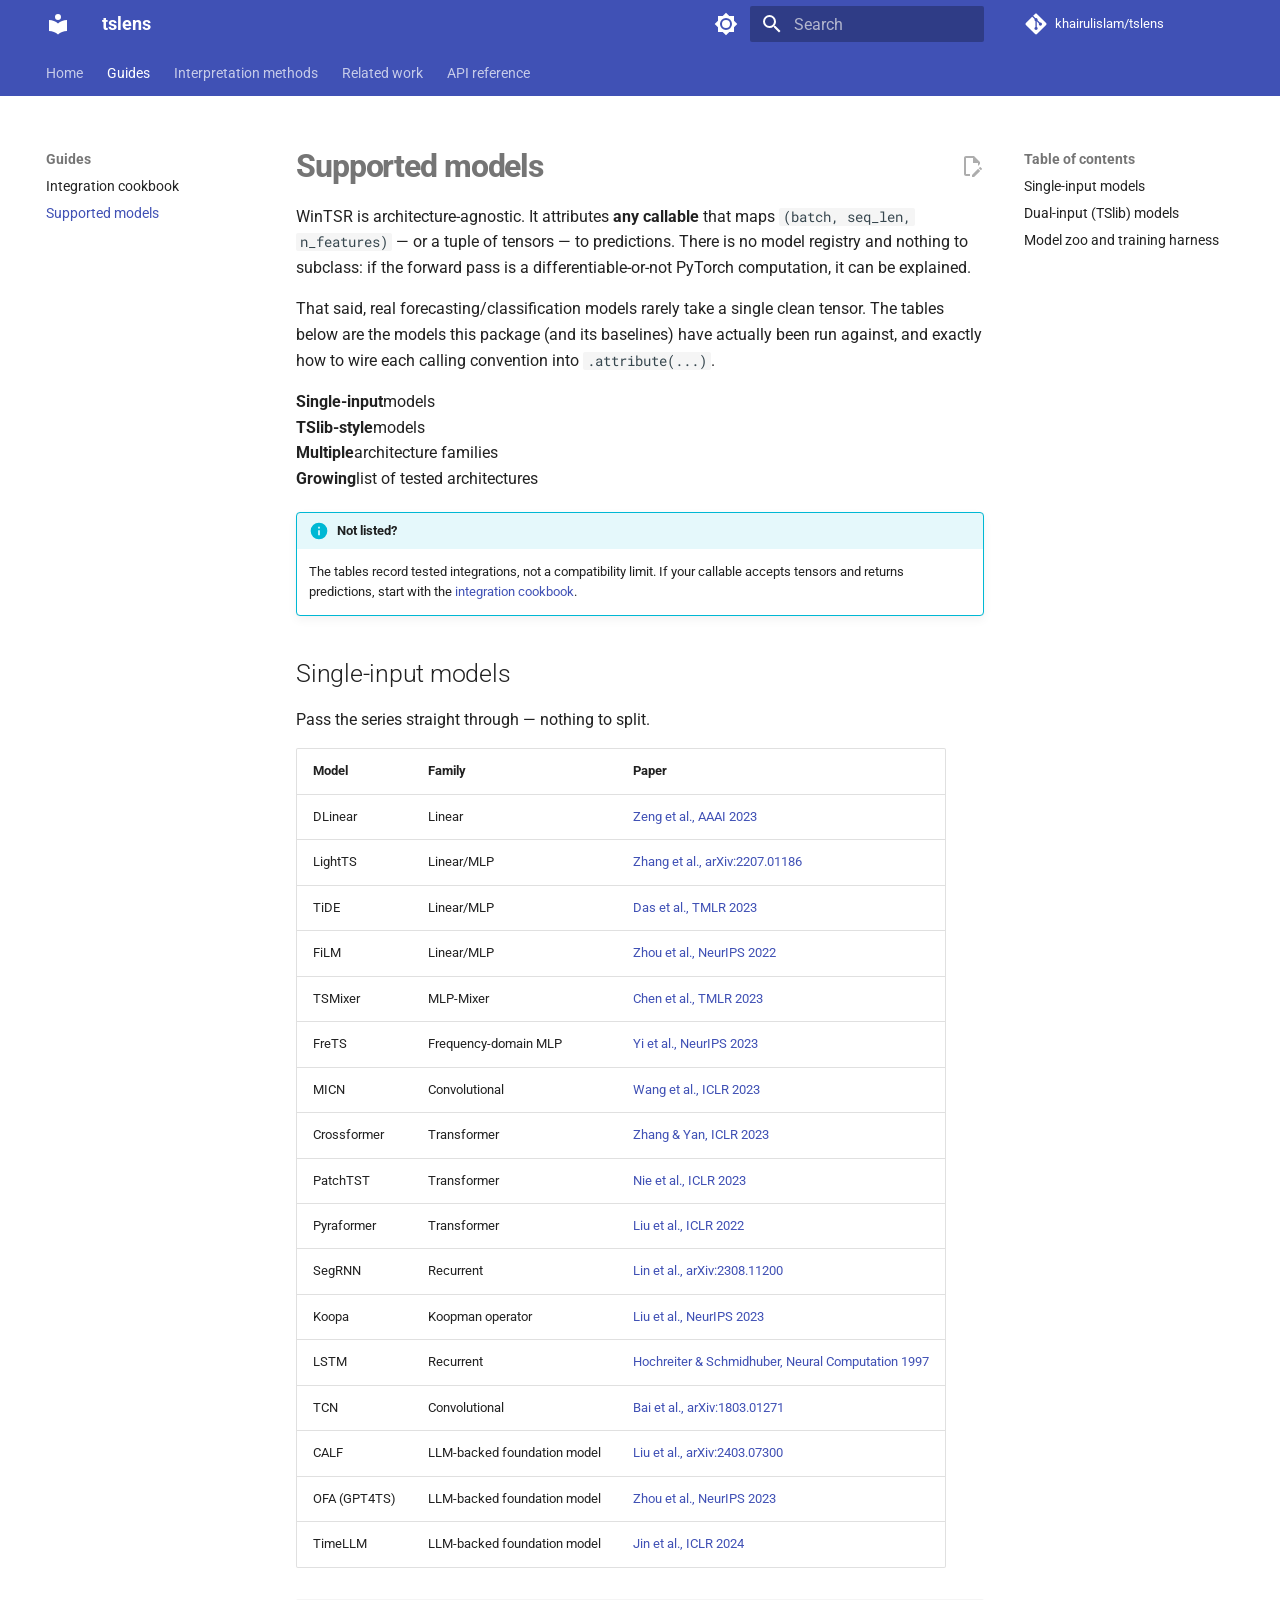
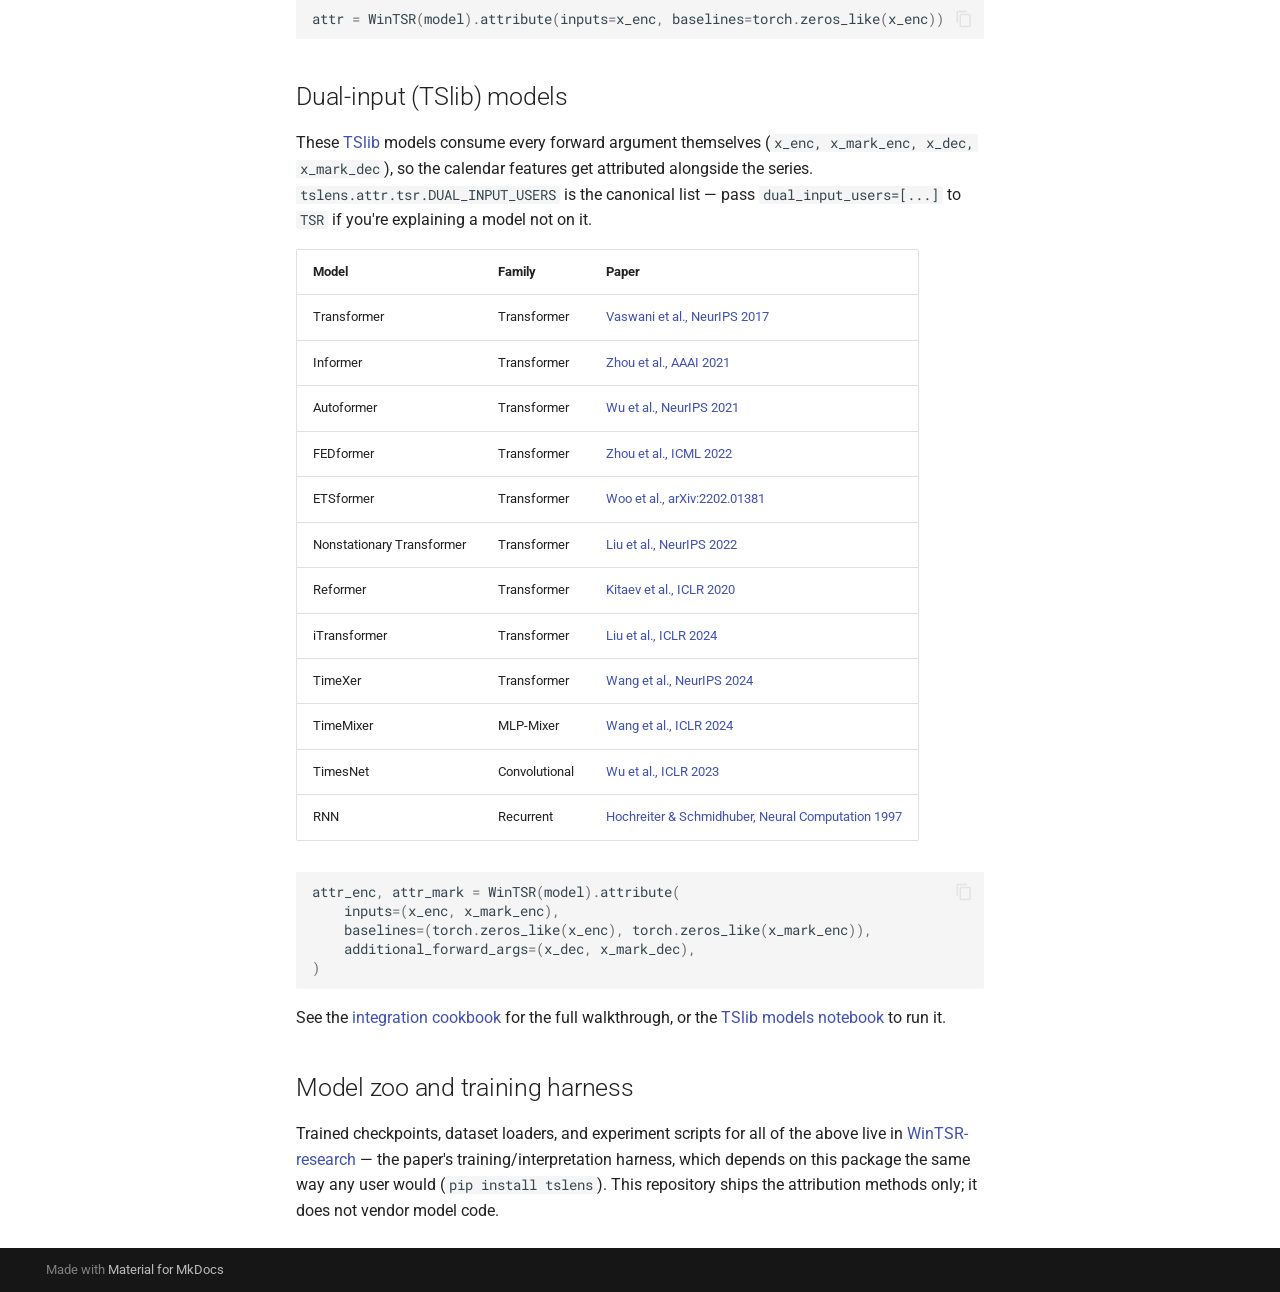
<file: models/index.html>
<!doctype html>
<html lang="en" class="no-js">
  <head>
    
      <meta charset="utf-8">
      <meta name="viewport" content="width=device-width,initial-scale=1">
      
        <meta name="description" content="A consistent PyTorch interface for time-series attribution methods.">
      
      
      
        <link rel="canonical" href="https://khairulislam.github.io/tslens/models/">
      
      
        <link rel="prev" href="../integration/">
      
      
        <link rel="next" href="../methods/">
      
      
        
      
      
      <link rel="icon" href="../assets/images/favicon.png">
      <meta name="generator" content="mkdocs-1.6.1, mkdocs-material-9.7.7">
    
    
      
        <title>Supported models - tslens</title>
      
    
    
      <link rel="stylesheet" href="../assets/stylesheets/main.ec1eaa64.min.css">
      
        
        <link rel="stylesheet" href="../assets/stylesheets/palette.ab4e12ef.min.css">
      
      


    
    
      
    
    
      
        
        
        <link rel="preconnect" href="https://fonts.gstatic.com" crossorigin>
        <link rel="stylesheet" href="https://fonts.googleapis.com/css?family=Roboto:300,300i,400,400i,700,700i%7CRoboto+Mono:400,400i,700,700i&display=fallback">
        <style>:root{--md-text-font:"Roboto";--md-code-font:"Roboto Mono"}</style>
      
    
    
      <link rel="stylesheet" href="../assets/_mkdocstrings.css">
    
      <link rel="stylesheet" href="../stylesheets/extra.css">
    
    <script>__md_scope=new URL("..",location),__md_hash=e=>[...e].reduce(((e,_)=>(e<<5)-e+_.charCodeAt(0)),0),__md_get=(e,_=localStorage,t=__md_scope)=>JSON.parse(_.getItem(t.pathname+"."+e)),__md_set=(e,_,t=localStorage,a=__md_scope)=>{try{t.setItem(a.pathname+"."+e,JSON.stringify(_))}catch(e){}}</script>
    
      

    
    
  </head>
  
  
    
    
      
    
    
    
    
    <body dir="ltr" data-md-color-scheme="default" data-md-color-primary="indigo" data-md-color-accent="indigo">
  
    
    <input class="md-toggle" data-md-toggle="drawer" type="checkbox" id="__drawer" autocomplete="off">
    <input class="md-toggle" data-md-toggle="search" type="checkbox" id="__search" autocomplete="off">
    <label class="md-overlay" for="__drawer"></label>
    <div data-md-component="skip">
      
        
        <a href="#supported-models" class="md-skip">
          Skip to content
        </a>
      
    </div>
    <div data-md-component="announce">
      
    </div>
    
    
      

<header class="md-header" data-md-component="header">
  <nav class="md-header__inner md-grid" aria-label="Header">
    <a href=".." title="tslens" class="md-header__button md-logo" aria-label="tslens" data-md-component="logo">
      
  
  <svg xmlns="http://www.w3.org/2000/svg" viewBox="0 0 24 24"><path d="M12 8a3 3 0 0 0 3-3 3 3 0 0 0-3-3 3 3 0 0 0-3 3 3 3 0 0 0 3 3m0 3.54C9.64 9.35 6.5 8 3 8v11c3.5 0 6.64 1.35 9 3.54 2.36-2.19 5.5-3.54 9-3.54V8c-3.5 0-6.64 1.35-9 3.54"/></svg>

    </a>
    <label class="md-header__button md-icon" for="__drawer">
      
      <svg xmlns="http://www.w3.org/2000/svg" viewBox="0 0 24 24"><path d="M3 6h18v2H3zm0 5h18v2H3zm0 5h18v2H3z"/></svg>
    </label>
    <div class="md-header__title" data-md-component="header-title">
      <div class="md-header__ellipsis">
        <div class="md-header__topic">
          <span class="md-ellipsis">
            tslens
          </span>
        </div>
        <div class="md-header__topic" data-md-component="header-topic">
          <span class="md-ellipsis">
            
              Supported models
            
          </span>
        </div>
      </div>
    </div>
    
      
        <form class="md-header__option" data-md-component="palette">
  
    
    
    
    <input class="md-option" data-md-color-media="(prefers-color-scheme: light)" data-md-color-scheme="default" data-md-color-primary="indigo" data-md-color-accent="indigo"  aria-label="Switch to dark mode"  type="radio" name="__palette" id="__palette_0">
    
      <label class="md-header__button md-icon" title="Switch to dark mode" for="__palette_1" hidden>
        <svg xmlns="http://www.w3.org/2000/svg" viewBox="0 0 24 24"><path d="M12 8a4 4 0 0 0-4 4 4 4 0 0 0 4 4 4 4 0 0 0 4-4 4 4 0 0 0-4-4m0 10a6 6 0 0 1-6-6 6 6 0 0 1 6-6 6 6 0 0 1 6 6 6 6 0 0 1-6 6m8-9.31V4h-4.69L12 .69 8.69 4H4v4.69L.69 12 4 15.31V20h4.69L12 23.31 15.31 20H20v-4.69L23.31 12z"/></svg>
      </label>
    
  
    
    
    
    <input class="md-option" data-md-color-media="(prefers-color-scheme: dark)" data-md-color-scheme="slate" data-md-color-primary="indigo" data-md-color-accent="indigo"  aria-label="Switch to light mode"  type="radio" name="__palette" id="__palette_1">
    
      <label class="md-header__button md-icon" title="Switch to light mode" for="__palette_0" hidden>
        <svg xmlns="http://www.w3.org/2000/svg" viewBox="0 0 24 24"><path d="M12 18c-.89 0-1.74-.2-2.5-.55C11.56 16.5 13 14.42 13 12s-1.44-4.5-3.5-5.45C10.26 6.2 11.11 6 12 6a6 6 0 0 1 6 6 6 6 0 0 1-6 6m8-9.31V4h-4.69L12 .69 8.69 4H4v4.69L.69 12 4 15.31V20h4.69L12 23.31 15.31 20H20v-4.69L23.31 12z"/></svg>
      </label>
    
  
</form>
      
    
    
      <script>var palette=__md_get("__palette");if(palette&&palette.color){if("(prefers-color-scheme)"===palette.color.media){var media=matchMedia("(prefers-color-scheme: light)"),input=document.querySelector(media.matches?"[data-md-color-media='(prefers-color-scheme: light)']":"[data-md-color-media='(prefers-color-scheme: dark)']");palette.color.media=input.getAttribute("data-md-color-media"),palette.color.scheme=input.getAttribute("data-md-color-scheme"),palette.color.primary=input.getAttribute("data-md-color-primary"),palette.color.accent=input.getAttribute("data-md-color-accent")}for(var[key,value]of Object.entries(palette.color))document.body.setAttribute("data-md-color-"+key,value)}</script>
    
    
    
      
      
        <label class="md-header__button md-icon" for="__search">
          
          <svg xmlns="http://www.w3.org/2000/svg" viewBox="0 0 24 24"><path d="M9.5 3A6.5 6.5 0 0 1 16 9.5c0 1.61-.59 3.09-1.56 4.23l.27.27h.79l5 5-1.5 1.5-5-5v-.79l-.27-.27A6.52 6.52 0 0 1 9.5 16 6.5 6.5 0 0 1 3 9.5 6.5 6.5 0 0 1 9.5 3m0 2C7 5 5 7 5 9.5S7 14 9.5 14 14 12 14 9.5 12 5 9.5 5"/></svg>
        </label>
        <div class="md-search" data-md-component="search" role="dialog">
  <label class="md-search__overlay" for="__search"></label>
  <div class="md-search__inner" role="search">
    <form class="md-search__form" name="search">
      <input type="text" class="md-search__input" name="query" aria-label="Search" placeholder="Search" autocapitalize="off" autocorrect="off" autocomplete="off" spellcheck="false" data-md-component="search-query" required>
      <label class="md-search__icon md-icon" for="__search">
        
        <svg xmlns="http://www.w3.org/2000/svg" viewBox="0 0 24 24"><path d="M9.5 3A6.5 6.5 0 0 1 16 9.5c0 1.61-.59 3.09-1.56 4.23l.27.27h.79l5 5-1.5 1.5-5-5v-.79l-.27-.27A6.52 6.52 0 0 1 9.5 16 6.5 6.5 0 0 1 3 9.5 6.5 6.5 0 0 1 9.5 3m0 2C7 5 5 7 5 9.5S7 14 9.5 14 14 12 14 9.5 12 5 9.5 5"/></svg>
        
        <svg xmlns="http://www.w3.org/2000/svg" viewBox="0 0 24 24"><path d="M20 11v2H8l5.5 5.5-1.42 1.42L4.16 12l7.92-7.92L13.5 5.5 8 11z"/></svg>
      </label>
      <nav class="md-search__options" aria-label="Search">
        
        <button type="reset" class="md-search__icon md-icon" title="Clear" aria-label="Clear" tabindex="-1">
          
          <svg xmlns="http://www.w3.org/2000/svg" viewBox="0 0 24 24"><path d="M19 6.41 17.59 5 12 10.59 6.41 5 5 6.41 10.59 12 5 17.59 6.41 19 12 13.41 17.59 19 19 17.59 13.41 12z"/></svg>
        </button>
      </nav>
      
        <div class="md-search__suggest" data-md-component="search-suggest"></div>
      
    </form>
    <div class="md-search__output">
      <div class="md-search__scrollwrap" tabindex="0" data-md-scrollfix>
        <div class="md-search-result" data-md-component="search-result">
          <div class="md-search-result__meta">
            Initializing search
          </div>
          <ol class="md-search-result__list" role="presentation"></ol>
        </div>
      </div>
    </div>
  </div>
</div>
      
    
    
      <div class="md-header__source">
        <a href="https://github.com/khairulislam/tslens" title="Go to repository" class="md-source" data-md-component="source">
  <div class="md-source__icon md-icon">
    
    <svg xmlns="http://www.w3.org/2000/svg" viewBox="0 0 448 512"><!--! Font Awesome Free 7.1.0 by @fontawesome - https://fontawesome.com License - https://fontawesome.com/license/free (Icons: CC BY 4.0, Fonts: SIL OFL 1.1, Code: MIT License) Copyright 2025 Fonticons, Inc.--><path d="M439.6 236.1 244 40.5c-5.4-5.5-12.8-8.5-20.4-8.5s-15 3-20.4 8.4L162.5 81l51.5 51.5c27.1-9.1 52.7 16.8 43.4 43.7l49.7 49.7c34.2-11.8 61.2 31 35.5 56.7-26.5 26.5-70.2-2.9-56-37.3L240.3 199v121.9c25.3 12.5 22.3 41.8 9.1 55-6.4 6.4-15.2 10.1-24.3 10.1s-17.8-3.6-24.3-10.1c-17.6-17.6-11.1-46.9 11.2-56v-123c-20.8-8.5-24.6-30.7-18.6-45L142.6 101 8.5 235.1C3 240.6 0 247.9 0 255.5s3 15 8.5 20.4l195.6 195.7c5.4 5.4 12.7 8.4 20.4 8.4s15-3 20.4-8.4l194.7-194.7c5.4-5.4 8.4-12.8 8.4-20.4s-3-15-8.4-20.4"/></svg>
  </div>
  <div class="md-source__repository">
    khairulislam/tslens
  </div>
</a>
      </div>
    
  </nav>
  
</header>
    
    <div class="md-container" data-md-component="container">
      
      
        
          
            
<nav class="md-tabs" aria-label="Tabs" data-md-component="tabs">
  <div class="md-grid">
    <ul class="md-tabs__list">
      
        
  
  
  
  
    <li class="md-tabs__item">
      <a href=".." class="md-tabs__link">
        
  
  
    
  
  Home

      </a>
    </li>
  

      
        
  
  
  
    
  
  
    
    
      <li class="md-tabs__item md-tabs__item--active">
        <a href="../integration/" class="md-tabs__link">
          
  
  
    
  
  Guides

        </a>
      </li>
    
  

      
        
  
  
  
  
    <li class="md-tabs__item">
      <a href="../methods/" class="md-tabs__link">
        
  
  
    
  
  Interpretation methods

      </a>
    </li>
  

      
        
  
  
  
  
    <li class="md-tabs__item">
      <a href="../related_works/" class="md-tabs__link">
        
  
  
    
  
  Related work

      </a>
    </li>
  

      
        
  
  
  
  
    
    
      <li class="md-tabs__item">
        <a href="../reference/" class="md-tabs__link">
          
  
  
    
  
  API reference

        </a>
      </li>
    
  

      
    </ul>
  </div>
</nav>
          
        
      
      <main class="md-main" data-md-component="main">
        <div class="md-main__inner md-grid">
          
            
              
              <div class="md-sidebar md-sidebar--primary" data-md-component="sidebar" data-md-type="navigation" >
                <div class="md-sidebar__scrollwrap">
                  <div class="md-sidebar__inner">
                    


  


<nav class="md-nav md-nav--primary md-nav--lifted" aria-label="Navigation" data-md-level="0">
  <label class="md-nav__title" for="__drawer">
    <a href=".." title="tslens" class="md-nav__button md-logo" aria-label="tslens" data-md-component="logo">
      
  
  <svg xmlns="http://www.w3.org/2000/svg" viewBox="0 0 24 24"><path d="M12 8a3 3 0 0 0 3-3 3 3 0 0 0-3-3 3 3 0 0 0-3 3 3 3 0 0 0 3 3m0 3.54C9.64 9.35 6.5 8 3 8v11c3.5 0 6.64 1.35 9 3.54 2.36-2.19 5.5-3.54 9-3.54V8c-3.5 0-6.64 1.35-9 3.54"/></svg>

    </a>
    tslens
  </label>
  
    <div class="md-nav__source">
      <a href="https://github.com/khairulislam/tslens" title="Go to repository" class="md-source" data-md-component="source">
  <div class="md-source__icon md-icon">
    
    <svg xmlns="http://www.w3.org/2000/svg" viewBox="0 0 448 512"><!--! Font Awesome Free 7.1.0 by @fontawesome - https://fontawesome.com License - https://fontawesome.com/license/free (Icons: CC BY 4.0, Fonts: SIL OFL 1.1, Code: MIT License) Copyright 2025 Fonticons, Inc.--><path d="M439.6 236.1 244 40.5c-5.4-5.5-12.8-8.5-20.4-8.5s-15 3-20.4 8.4L162.5 81l51.5 51.5c27.1-9.1 52.7 16.8 43.4 43.7l49.7 49.7c34.2-11.8 61.2 31 35.5 56.7-26.5 26.5-70.2-2.9-56-37.3L240.3 199v121.9c25.3 12.5 22.3 41.8 9.1 55-6.4 6.4-15.2 10.1-24.3 10.1s-17.8-3.6-24.3-10.1c-17.6-17.6-11.1-46.9 11.2-56v-123c-20.8-8.5-24.6-30.7-18.6-45L142.6 101 8.5 235.1C3 240.6 0 247.9 0 255.5s3 15 8.5 20.4l195.6 195.7c5.4 5.4 12.7 8.4 20.4 8.4s15-3 20.4-8.4l194.7-194.7c5.4-5.4 8.4-12.8 8.4-20.4s-3-15-8.4-20.4"/></svg>
  </div>
  <div class="md-source__repository">
    khairulislam/tslens
  </div>
</a>
    </div>
  
  <ul class="md-nav__list" data-md-scrollfix>
    
      
      
  
  
  
  
    <li class="md-nav__item">
      <a href=".." class="md-nav__link">
        
  
  
  <span class="md-ellipsis">
    
  
    Home
  

    
  </span>
  
  

      </a>
    </li>
  

    
      
      
  
  
    
  
  
  
    
    
      
        
      
        
      
    
    
    
      
        
        
      
      
        
      
    
    
    <li class="md-nav__item md-nav__item--active md-nav__item--section md-nav__item--nested">
      
        
        
        <input class="md-nav__toggle md-toggle " type="checkbox" id="__nav_2" checked>
        
          
          <label class="md-nav__link" for="__nav_2" id="__nav_2_label" tabindex="">
            
  
  
  <span class="md-ellipsis">
    
  
    Guides
  

    
  </span>
  
  

            <span class="md-nav__icon md-icon"></span>
          </label>
        
        <nav class="md-nav" data-md-level="1" aria-labelledby="__nav_2_label" aria-expanded="true">
          <label class="md-nav__title" for="__nav_2">
            <span class="md-nav__icon md-icon"></span>
            
  
    Guides
  

          </label>
          <ul class="md-nav__list" data-md-scrollfix>
            
              
                
  
  
  
  
    <li class="md-nav__item">
      <a href="../integration/" class="md-nav__link">
        
  
  
  <span class="md-ellipsis">
    
  
    Integration cookbook
  

    
  </span>
  
  

      </a>
    </li>
  

              
            
              
                
  
  
    
  
  
  
    <li class="md-nav__item md-nav__item--active">
      
      <input class="md-nav__toggle md-toggle" type="checkbox" id="__toc">
      
      
        
      
      
        <label class="md-nav__link md-nav__link--active" for="__toc">
          
  
  
  <span class="md-ellipsis">
    
  
    Supported models
  

    
  </span>
  
  

          <span class="md-nav__icon md-icon"></span>
        </label>
      
      <a href="./" class="md-nav__link md-nav__link--active">
        
  
  
  <span class="md-ellipsis">
    
  
    Supported models
  

    
  </span>
  
  

      </a>
      
        

<nav class="md-nav md-nav--secondary" aria-label="Table of contents">
  
  
  
    
  
  
    <label class="md-nav__title" for="__toc">
      <span class="md-nav__icon md-icon"></span>
      Table of contents
    </label>
    <ul class="md-nav__list" data-md-component="toc" data-md-scrollfix>
      
        <li class="md-nav__item">
  <a href="#single-input-models" class="md-nav__link">
    <span class="md-ellipsis">
      
        Single-input models
      
    </span>
  </a>
  
</li>
      
        <li class="md-nav__item">
  <a href="#dual-input-tslib-models" class="md-nav__link">
    <span class="md-ellipsis">
      
        Dual-input (TSlib) models
      
    </span>
  </a>
  
</li>
      
        <li class="md-nav__item">
  <a href="#model-zoo-and-training-harness" class="md-nav__link">
    <span class="md-ellipsis">
      
        Model zoo and training harness
      
    </span>
  </a>
  
</li>
      
    </ul>
  
</nav>
      
    </li>
  

              
            
          </ul>
        </nav>
      
    </li>
  

    
      
      
  
  
  
  
    <li class="md-nav__item">
      <a href="../methods/" class="md-nav__link">
        
  
  
  <span class="md-ellipsis">
    
  
    Interpretation methods
  

    
  </span>
  
  

      </a>
    </li>
  

    
      
      
  
  
  
  
    <li class="md-nav__item">
      <a href="../related_works/" class="md-nav__link">
        
  
  
  <span class="md-ellipsis">
    
  
    Related work
  

    
  </span>
  
  

      </a>
    </li>
  

    
      
      
  
  
  
  
    
    
      
        
          
        
      
        
      
        
      
        
      
        
      
        
      
    
    
    
      
      
        
      
    
    
    <li class="md-nav__item md-nav__item--nested">
      
        
        
        <input class="md-nav__toggle md-toggle " type="checkbox" id="__nav_5" >
        
          
          <div class="md-nav__link md-nav__container">
            <a href="../reference/" class="md-nav__link ">
              
  
  
  <span class="md-ellipsis">
    
  
    API reference
  

    
  </span>
  
  

            </a>
            
              
              <label class="md-nav__link " for="__nav_5" id="__nav_5_label" tabindex="0">
                <span class="md-nav__icon md-icon"></span>
              </label>
            
          </div>
        
        <nav class="md-nav" data-md-level="1" aria-labelledby="__nav_5_label" aria-expanded="false">
          <label class="md-nav__title" for="__nav_5">
            <span class="md-nav__icon md-icon"></span>
            
  
    API reference
  

          </label>
          <ul class="md-nav__list" data-md-scrollfix>
            
              
            
              
                
  
  
  
  
    <li class="md-nav__item">
      <a href="../reference/wintsr/" class="md-nav__link">
        
  
  
  <span class="md-ellipsis">
    
  
    WinTSR
  

    
  </span>
  
  

      </a>
    </li>
  

              
            
              
                
  
  
  
  
    <li class="md-nav__item">
      <a href="../reference/tsr/" class="md-nav__link">
        
  
  
  <span class="md-ellipsis">
    
  
    TSR
  

    
  </span>
  
  

      </a>
    </li>
  

              
            
              
                
  
  
  
  
    <li class="md-nav__item">
      <a href="../reference/winit/" class="md-nav__link">
        
  
  
  <span class="md-ellipsis">
    
  
    WinIT
  

    
  </span>
  
  

      </a>
    </li>
  

              
            
              
                
  
  
  
  
    <li class="md-nav__item">
      <a href="../reference/gate_mask/" class="md-nav__link">
        
  
  
  <span class="md-ellipsis">
    
  
    GateMask
  

    
  </span>
  
  

      </a>
    </li>
  

              
            
              
                
  
  
  
  
    <li class="md-nav__item">
      <a href="../reference/functional/" class="md-nav__link">
        
  
  
  <span class="md-ellipsis">
    
  
    Functional utilities
  

    
  </span>
  
  

      </a>
    </li>
  

              
            
          </ul>
        </nav>
      
    </li>
  

    
  </ul>
</nav>
                  </div>
                </div>
              </div>
            
            
              
              <div class="md-sidebar md-sidebar--secondary" data-md-component="sidebar" data-md-type="toc" >
                <div class="md-sidebar__scrollwrap">
                  <div class="md-sidebar__inner">
                    

<nav class="md-nav md-nav--secondary" aria-label="Table of contents">
  
  
  
    
  
  
    <label class="md-nav__title" for="__toc">
      <span class="md-nav__icon md-icon"></span>
      Table of contents
    </label>
    <ul class="md-nav__list" data-md-component="toc" data-md-scrollfix>
      
        <li class="md-nav__item">
  <a href="#single-input-models" class="md-nav__link">
    <span class="md-ellipsis">
      
        Single-input models
      
    </span>
  </a>
  
</li>
      
        <li class="md-nav__item">
  <a href="#dual-input-tslib-models" class="md-nav__link">
    <span class="md-ellipsis">
      
        Dual-input (TSlib) models
      
    </span>
  </a>
  
</li>
      
        <li class="md-nav__item">
  <a href="#model-zoo-and-training-harness" class="md-nav__link">
    <span class="md-ellipsis">
      
        Model zoo and training harness
      
    </span>
  </a>
  
</li>
      
    </ul>
  
</nav>
                  </div>
                </div>
              </div>
            
          
          
            <div class="md-content" data-md-component="content">
              
              <article class="md-content__inner md-typeset">
                
                  


  
    <a href="https://github.com/khairulislam/tslens/edit/main/docs/models.md" title="Edit this page" class="md-content__button md-icon" rel="edit">
      
      <svg xmlns="http://www.w3.org/2000/svg" viewBox="0 0 24 24"><path d="M10 20H6V4h7v5h5v3.1l2-2V8l-6-6H6c-1.1 0-2 .9-2 2v16c0 1.1.9 2 2 2h4zm10.2-7c.1 0 .3.1.4.2l1.3 1.3c.2.2.2.6 0 .8l-1 1-2.1-2.1 1-1c.1-.1.2-.2.4-.2m0 3.9L14.1 23H12v-2.1l6.1-6.1z"/></svg>
    </a>
  
  


<h1 id="supported-models">Supported models<a class="headerlink" href="#supported-models" title="Permanent link">&para;</a></h1>
<p>WinTSR is architecture-agnostic. It attributes <strong>any callable</strong> that maps
<code>(batch, seq_len, n_features)</code> — or a tuple
of tensors — to predictions. There is no model registry and nothing to subclass: if the
forward pass is a differentiable-or-not PyTorch computation, it can be explained.</p>
<p>That said, real forecasting/classification models rarely take a single clean tensor.
The tables below are the models this package (and its baselines) have actually been
run against, and exactly how to wire each calling convention into <code>.attribute(...)</code>.</p>
<div class="tslens-stats model-stats">
<div><strong>Single-input</strong><span>models</span></div>
<div><strong>TSlib-style</strong><span>models</span></div>
<div><strong>Multiple</strong><span>architecture families</span></div>
<div><strong>Growing</strong><span>list of tested architectures</span></div>
</div>
<div class="admonition info">
<p class="admonition-title">Not listed?</p>
<p>The tables record tested integrations, not a compatibility limit. If your callable
accepts tensors and returns predictions, start with the
<a href="../integration/#your-own-model">integration cookbook</a>.</p>
</div>
<h2 id="single-input-models">Single-input models<a class="headerlink" href="#single-input-models" title="Permanent link">&para;</a></h2>
<p>Pass the series straight through — nothing to split.</p>
<table>
<thead>
<tr>
<th>Model</th>
<th>Family</th>
<th>Paper</th>
</tr>
</thead>
<tbody>
<tr>
<td>DLinear</td>
<td>Linear</td>
<td><a href="https://arxiv.org/abs/2205.13504">Zeng et al., AAAI 2023</a></td>
</tr>
<tr>
<td>LightTS</td>
<td>Linear/MLP</td>
<td><a href="https://arxiv.org/abs/2207.01186">Zhang et al., arXiv:2207.01186</a></td>
</tr>
<tr>
<td>TiDE</td>
<td>Linear/MLP</td>
<td><a href="https://arxiv.org/abs/2304.08424">Das et al., TMLR 2023</a></td>
</tr>
<tr>
<td>FiLM</td>
<td>Linear/MLP</td>
<td><a href="https://arxiv.org/abs/2205.08897">Zhou et al., NeurIPS 2022</a></td>
</tr>
<tr>
<td>TSMixer</td>
<td>MLP-Mixer</td>
<td><a href="https://arxiv.org/abs/2303.06053">Chen et al., TMLR 2023</a></td>
</tr>
<tr>
<td>FreTS</td>
<td>Frequency-domain MLP</td>
<td><a href="https://arxiv.org/abs/2311.06184">Yi et al., NeurIPS 2023</a></td>
</tr>
<tr>
<td>MICN</td>
<td>Convolutional</td>
<td><a href="https://openreview.net/pdf?id=zt53IDUR1U">Wang et al., ICLR 2023</a></td>
</tr>
<tr>
<td>Crossformer</td>
<td>Transformer</td>
<td><a href="https://openreview.net/pdf?id=vSVLM2j9eie">Zhang &amp; Yan, ICLR 2023</a></td>
</tr>
<tr>
<td>PatchTST</td>
<td>Transformer</td>
<td><a href="https://arxiv.org/abs/2211.14730">Nie et al., ICLR 2023</a></td>
</tr>
<tr>
<td>Pyraformer</td>
<td>Transformer</td>
<td><a href="https://openreview.net/pdf?id=0EXmFzUn5I">Liu et al., ICLR 2022</a></td>
</tr>
<tr>
<td>SegRNN</td>
<td>Recurrent</td>
<td><a href="https://arxiv.org/abs/2308.11200">Lin et al., arXiv:2308.11200</a></td>
</tr>
<tr>
<td>Koopa</td>
<td>Koopman operator</td>
<td><a href="https://arxiv.org/abs/2305.18803">Liu et al., NeurIPS 2023</a></td>
</tr>
<tr>
<td>LSTM</td>
<td>Recurrent</td>
<td><a href="https://www.bioinf.jku.at/publications/older/2604.pdf">Hochreiter &amp; Schmidhuber, Neural Computation 1997</a></td>
</tr>
<tr>
<td>TCN</td>
<td>Convolutional</td>
<td><a href="https://arxiv.org/abs/1803.01271">Bai et al., arXiv:1803.01271</a></td>
</tr>
<tr>
<td>CALF</td>
<td>LLM-backed foundation model</td>
<td><a href="https://arxiv.org/abs/2403.07300">Liu et al., arXiv:2403.07300</a></td>
</tr>
<tr>
<td>OFA (GPT4TS)</td>
<td>LLM-backed foundation model</td>
<td><a href="https://arxiv.org/abs/2302.11939">Zhou et al., NeurIPS 2023</a></td>
</tr>
<tr>
<td>TimeLLM</td>
<td>LLM-backed foundation model</td>
<td><a href="https://arxiv.org/abs/2310.01728">Jin et al., ICLR 2024</a></td>
</tr>
</tbody>
</table>
<div class="highlight"><pre><span></span><code><span class="n">attr</span> <span class="o">=</span> <span class="n">WinTSR</span><span class="p">(</span><span class="n">model</span><span class="p">)</span><span class="o">.</span><span class="n">attribute</span><span class="p">(</span><span class="n">inputs</span><span class="o">=</span><span class="n">x_enc</span><span class="p">,</span> <span class="n">baselines</span><span class="o">=</span><span class="n">torch</span><span class="o">.</span><span class="n">zeros_like</span><span class="p">(</span><span class="n">x_enc</span><span class="p">))</span>
</code></pre></div>
<h2 id="dual-input-tslib-models">Dual-input (TSlib) models<a class="headerlink" href="#dual-input-tslib-models" title="Permanent link">&para;</a></h2>
<p>These <a href="https://github.com/thuml/Time-Series-Library">TSlib</a> models consume every
forward argument themselves (<code>x_enc, x_mark_enc, x_dec, x_mark_dec</code>), so the calendar
features get attributed alongside the series. <code>tslens.attr.tsr.DUAL_INPUT_USERS</code> is the
canonical list — pass <code>dual_input_users=[...]</code> to <code>TSR</code> if you're explaining a model not
on it.</p>
<table>
<thead>
<tr>
<th>Model</th>
<th>Family</th>
<th>Paper</th>
</tr>
</thead>
<tbody>
<tr>
<td>Transformer</td>
<td>Transformer</td>
<td><a href="https://proceedings.neurips.cc/paper/2017/file/3f5ee243547dee91fbd053c1c4a845aa-Paper.pdf">Vaswani et al., NeurIPS 2017</a></td>
</tr>
<tr>
<td>Informer</td>
<td>Transformer</td>
<td><a href="https://ojs.aaai.org/index.php/AAAI/article/view/17325">Zhou et al., AAAI 2021</a></td>
</tr>
<tr>
<td>Autoformer</td>
<td>Transformer</td>
<td><a href="https://openreview.net/pdf?id=I55UqU-M11y">Wu et al., NeurIPS 2021</a></td>
</tr>
<tr>
<td>FEDformer</td>
<td>Transformer</td>
<td><a href="https://proceedings.mlr.press/v162/zhou22g.html">Zhou et al., ICML 2022</a></td>
</tr>
<tr>
<td>ETSformer</td>
<td>Transformer</td>
<td><a href="https://arxiv.org/abs/2202.01381">Woo et al., arXiv:2202.01381</a></td>
</tr>
<tr>
<td>Nonstationary Transformer</td>
<td>Transformer</td>
<td><a href="https://openreview.net/pdf?id=ucNDIDRNjjv">Liu et al., NeurIPS 2022</a></td>
</tr>
<tr>
<td>Reformer</td>
<td>Transformer</td>
<td><a href="https://openreview.net/forum?id=rkgNKkHtvB">Kitaev et al., ICLR 2020</a></td>
</tr>
<tr>
<td>iTransformer</td>
<td>Transformer</td>
<td><a href="https://arxiv.org/abs/2310.06625">Liu et al., ICLR 2024</a></td>
</tr>
<tr>
<td>TimeXer</td>
<td>Transformer</td>
<td><a href="https://arxiv.org/abs/2402.19072">Wang et al., NeurIPS 2024</a></td>
</tr>
<tr>
<td>TimeMixer</td>
<td>MLP-Mixer</td>
<td><a href="https://arxiv.org/abs/2405.14616">Wang et al., ICLR 2024</a></td>
</tr>
<tr>
<td>TimesNet</td>
<td>Convolutional</td>
<td><a href="https://openreview.net/pdf?id=ju_Uqw384Oq">Wu et al., ICLR 2023</a></td>
</tr>
<tr>
<td>RNN</td>
<td>Recurrent</td>
<td><a href="https://www.bioinf.jku.at/publications/older/2604.pdf">Hochreiter &amp; Schmidhuber, Neural Computation 1997</a></td>
</tr>
</tbody>
</table>
<div class="highlight"><pre><span></span><code><span class="n">attr_enc</span><span class="p">,</span> <span class="n">attr_mark</span> <span class="o">=</span> <span class="n">WinTSR</span><span class="p">(</span><span class="n">model</span><span class="p">)</span><span class="o">.</span><span class="n">attribute</span><span class="p">(</span>
    <span class="n">inputs</span><span class="o">=</span><span class="p">(</span><span class="n">x_enc</span><span class="p">,</span> <span class="n">x_mark_enc</span><span class="p">),</span>
    <span class="n">baselines</span><span class="o">=</span><span class="p">(</span><span class="n">torch</span><span class="o">.</span><span class="n">zeros_like</span><span class="p">(</span><span class="n">x_enc</span><span class="p">),</span> <span class="n">torch</span><span class="o">.</span><span class="n">zeros_like</span><span class="p">(</span><span class="n">x_mark_enc</span><span class="p">)),</span>
    <span class="n">additional_forward_args</span><span class="o">=</span><span class="p">(</span><span class="n">x_dec</span><span class="p">,</span> <span class="n">x_mark_dec</span><span class="p">),</span>
<span class="p">)</span>
</code></pre></div>
<p>See the <a href="../integration/">integration cookbook</a> for the full walkthrough, or the
<a href="https://colab.research.google.com/github/khairulislam/tslens/blob/main/notebooks/tslib_models.ipynb">TSlib models notebook</a>
to run it.</p>
<h2 id="model-zoo-and-training-harness">Model zoo and training harness<a class="headerlink" href="#model-zoo-and-training-harness" title="Permanent link">&para;</a></h2>
<p>Trained checkpoints, dataset loaders, and experiment scripts for all of the above live
in <a href="https://github.com/khairulislam/WinTSR-research">WinTSR-research</a> — the paper's
training/interpretation harness, which depends on this package the same way any user
would (<code>pip install tslens</code>). This repository ships the attribution methods only; it
does not vendor model code.</p>












                
              </article>
            </div>
          
          
  <script>var tabs=__md_get("__tabs");if(Array.isArray(tabs))e:for(var set of document.querySelectorAll(".tabbed-set")){var labels=set.querySelector(".tabbed-labels");for(var tab of tabs)for(var label of labels.getElementsByTagName("label"))if(label.innerText.trim()===tab){var input=document.getElementById(label.htmlFor);input.checked=!0;continue e}}</script>

<script>var target=document.getElementById(location.hash.slice(1));target&&target.name&&(target.checked=target.name.startsWith("__tabbed_"))</script>
        </div>
        
          <button type="button" class="md-top md-icon" data-md-component="top" hidden>
  
  <svg xmlns="http://www.w3.org/2000/svg" viewBox="0 0 24 24"><path d="M13 20h-2V8l-5.5 5.5-1.42-1.42L12 4.16l7.92 7.92-1.42 1.42L13 8z"/></svg>
  Back to top
</button>
        
      </main>
      
        <footer class="md-footer">
  
  <div class="md-footer-meta md-typeset">
    <div class="md-footer-meta__inner md-grid">
      <div class="md-copyright">
  
  
    Made with
    <a href="https://squidfunk.github.io/mkdocs-material/" target="_blank" rel="noopener">
      Material for MkDocs
    </a>
  
</div>
      
    </div>
  </div>
</footer>
      
    </div>
    <div class="md-dialog" data-md-component="dialog">
      <div class="md-dialog__inner md-typeset"></div>
    </div>
    
      <div class="md-progress" data-md-component="progress" role="progressbar"></div>
    
    
    
      
      
      <script id="__config" type="application/json">{"annotate": null, "base": "..", "features": ["navigation.tabs", "navigation.sections", "navigation.indexes", "navigation.instant", "navigation.instant.progress", "navigation.top", "search.suggest", "search.highlight", "content.tabs.link", "content.code.copy", "content.code.annotate", "content.action.edit"], "search": "../assets/javascripts/workers/search.2c215733.min.js", "tags": null, "translations": {"clipboard.copied": "Copied to clipboard", "clipboard.copy": "Copy to clipboard", "search.result.more.one": "1 more on this page", "search.result.more.other": "# more on this page", "search.result.none": "No matching documents", "search.result.one": "1 matching document", "search.result.other": "# matching documents", "search.result.placeholder": "Type to start searching", "search.result.term.missing": "Missing", "select.version": "Select version"}, "version": null}</script>
    
    
      <script src="../assets/javascripts/bundle.d7400e89.min.js"></script>
      
    
  </body>
</html>
</file>
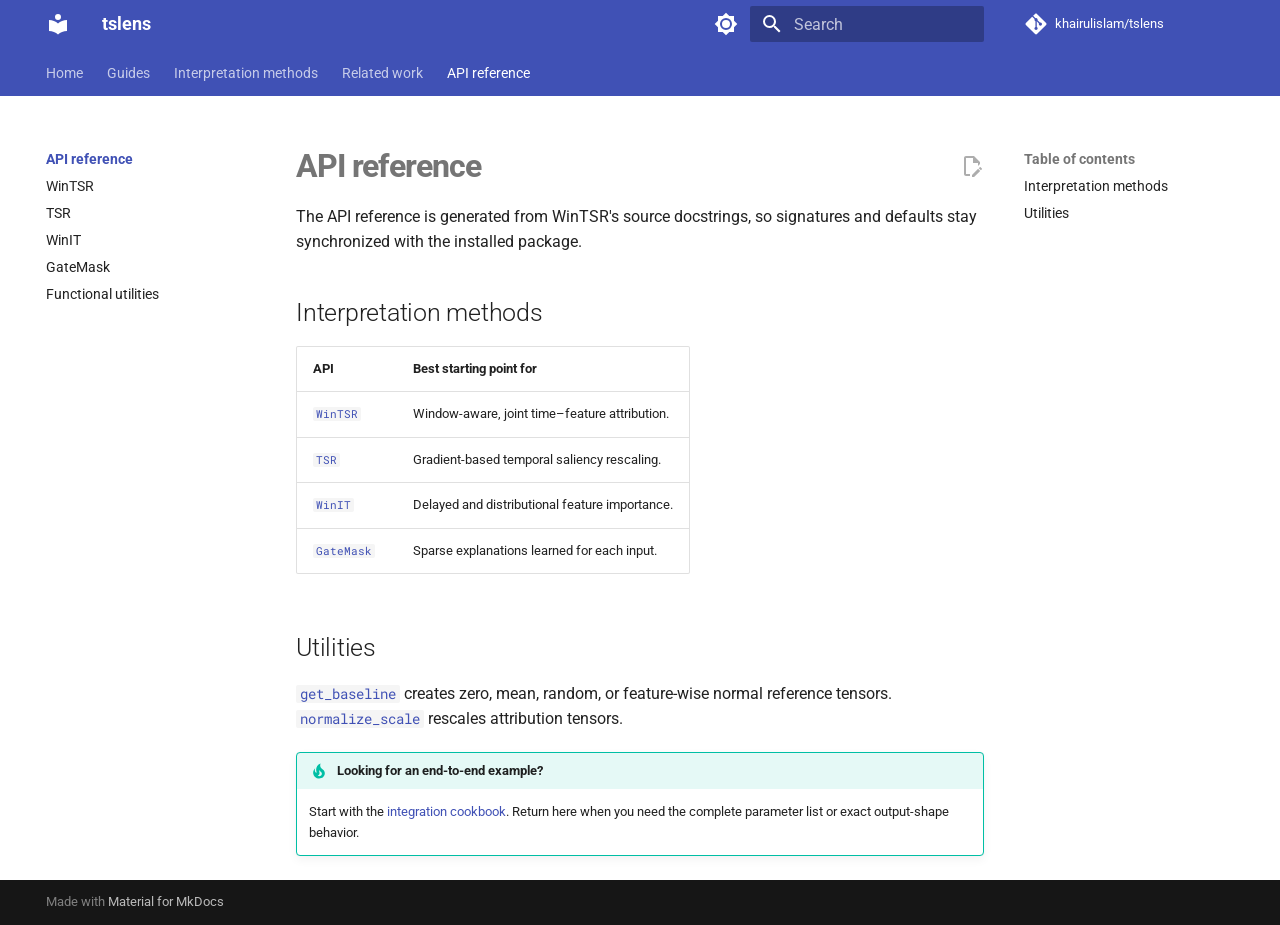
<file: reference/index.html>
<!doctype html>
<html lang="en" class="no-js">
  <head>
    
      <meta charset="utf-8">
      <meta name="viewport" content="width=device-width,initial-scale=1">
      
        <meta name="description" content="A consistent PyTorch interface for time-series attribution methods.">
      
      
      
        <link rel="canonical" href="https://khairulislam.github.io/tslens/reference/">
      
      
        <link rel="prev" href="../related_works/">
      
      
        <link rel="next" href="wintsr/">
      
      
        
      
      
      <link rel="icon" href="../assets/images/favicon.png">
      <meta name="generator" content="mkdocs-1.6.1, mkdocs-material-9.7.7">
    
    
      
        <title>Overview - tslens</title>
      
    
    
      <link rel="stylesheet" href="../assets/stylesheets/main.ec1eaa64.min.css">
      
        
        <link rel="stylesheet" href="../assets/stylesheets/palette.ab4e12ef.min.css">
      
      


    
    
      
    
    
      
        
        
        <link rel="preconnect" href="https://fonts.gstatic.com" crossorigin>
        <link rel="stylesheet" href="https://fonts.googleapis.com/css?family=Roboto:300,300i,400,400i,700,700i%7CRoboto+Mono:400,400i,700,700i&display=fallback">
        <style>:root{--md-text-font:"Roboto";--md-code-font:"Roboto Mono"}</style>
      
    
    
      <link rel="stylesheet" href="../assets/_mkdocstrings.css">
    
      <link rel="stylesheet" href="../stylesheets/extra.css">
    
    <script>__md_scope=new URL("..",location),__md_hash=e=>[...e].reduce(((e,_)=>(e<<5)-e+_.charCodeAt(0)),0),__md_get=(e,_=localStorage,t=__md_scope)=>JSON.parse(_.getItem(t.pathname+"."+e)),__md_set=(e,_,t=localStorage,a=__md_scope)=>{try{t.setItem(a.pathname+"."+e,JSON.stringify(_))}catch(e){}}</script>
    
      

    
    
  </head>
  
  
    
    
      
    
    
    
    
    <body dir="ltr" data-md-color-scheme="default" data-md-color-primary="indigo" data-md-color-accent="indigo">
  
    
    <input class="md-toggle" data-md-toggle="drawer" type="checkbox" id="__drawer" autocomplete="off">
    <input class="md-toggle" data-md-toggle="search" type="checkbox" id="__search" autocomplete="off">
    <label class="md-overlay" for="__drawer"></label>
    <div data-md-component="skip">
      
        
        <a href="#api-reference" class="md-skip">
          Skip to content
        </a>
      
    </div>
    <div data-md-component="announce">
      
    </div>
    
    
      

<header class="md-header" data-md-component="header">
  <nav class="md-header__inner md-grid" aria-label="Header">
    <a href=".." title="tslens" class="md-header__button md-logo" aria-label="tslens" data-md-component="logo">
      
  
  <svg xmlns="http://www.w3.org/2000/svg" viewBox="0 0 24 24"><path d="M12 8a3 3 0 0 0 3-3 3 3 0 0 0-3-3 3 3 0 0 0-3 3 3 3 0 0 0 3 3m0 3.54C9.64 9.35 6.5 8 3 8v11c3.5 0 6.64 1.35 9 3.54 2.36-2.19 5.5-3.54 9-3.54V8c-3.5 0-6.64 1.35-9 3.54"/></svg>

    </a>
    <label class="md-header__button md-icon" for="__drawer">
      
      <svg xmlns="http://www.w3.org/2000/svg" viewBox="0 0 24 24"><path d="M3 6h18v2H3zm0 5h18v2H3zm0 5h18v2H3z"/></svg>
    </label>
    <div class="md-header__title" data-md-component="header-title">
      <div class="md-header__ellipsis">
        <div class="md-header__topic">
          <span class="md-ellipsis">
            tslens
          </span>
        </div>
        <div class="md-header__topic" data-md-component="header-topic">
          <span class="md-ellipsis">
            
              Overview
            
          </span>
        </div>
      </div>
    </div>
    
      
        <form class="md-header__option" data-md-component="palette">
  
    
    
    
    <input class="md-option" data-md-color-media="(prefers-color-scheme: light)" data-md-color-scheme="default" data-md-color-primary="indigo" data-md-color-accent="indigo"  aria-label="Switch to dark mode"  type="radio" name="__palette" id="__palette_0">
    
      <label class="md-header__button md-icon" title="Switch to dark mode" for="__palette_1" hidden>
        <svg xmlns="http://www.w3.org/2000/svg" viewBox="0 0 24 24"><path d="M12 8a4 4 0 0 0-4 4 4 4 0 0 0 4 4 4 4 0 0 0 4-4 4 4 0 0 0-4-4m0 10a6 6 0 0 1-6-6 6 6 0 0 1 6-6 6 6 0 0 1 6 6 6 6 0 0 1-6 6m8-9.31V4h-4.69L12 .69 8.69 4H4v4.69L.69 12 4 15.31V20h4.69L12 23.31 15.31 20H20v-4.69L23.31 12z"/></svg>
      </label>
    
  
    
    
    
    <input class="md-option" data-md-color-media="(prefers-color-scheme: dark)" data-md-color-scheme="slate" data-md-color-primary="indigo" data-md-color-accent="indigo"  aria-label="Switch to light mode"  type="radio" name="__palette" id="__palette_1">
    
      <label class="md-header__button md-icon" title="Switch to light mode" for="__palette_0" hidden>
        <svg xmlns="http://www.w3.org/2000/svg" viewBox="0 0 24 24"><path d="M12 18c-.89 0-1.74-.2-2.5-.55C11.56 16.5 13 14.42 13 12s-1.44-4.5-3.5-5.45C10.26 6.2 11.11 6 12 6a6 6 0 0 1 6 6 6 6 0 0 1-6 6m8-9.31V4h-4.69L12 .69 8.69 4H4v4.69L.69 12 4 15.31V20h4.69L12 23.31 15.31 20H20v-4.69L23.31 12z"/></svg>
      </label>
    
  
</form>
      
    
    
      <script>var palette=__md_get("__palette");if(palette&&palette.color){if("(prefers-color-scheme)"===palette.color.media){var media=matchMedia("(prefers-color-scheme: light)"),input=document.querySelector(media.matches?"[data-md-color-media='(prefers-color-scheme: light)']":"[data-md-color-media='(prefers-color-scheme: dark)']");palette.color.media=input.getAttribute("data-md-color-media"),palette.color.scheme=input.getAttribute("data-md-color-scheme"),palette.color.primary=input.getAttribute("data-md-color-primary"),palette.color.accent=input.getAttribute("data-md-color-accent")}for(var[key,value]of Object.entries(palette.color))document.body.setAttribute("data-md-color-"+key,value)}</script>
    
    
    
      
      
        <label class="md-header__button md-icon" for="__search">
          
          <svg xmlns="http://www.w3.org/2000/svg" viewBox="0 0 24 24"><path d="M9.5 3A6.5 6.5 0 0 1 16 9.5c0 1.61-.59 3.09-1.56 4.23l.27.27h.79l5 5-1.5 1.5-5-5v-.79l-.27-.27A6.52 6.52 0 0 1 9.5 16 6.5 6.5 0 0 1 3 9.5 6.5 6.5 0 0 1 9.5 3m0 2C7 5 5 7 5 9.5S7 14 9.5 14 14 12 14 9.5 12 5 9.5 5"/></svg>
        </label>
        <div class="md-search" data-md-component="search" role="dialog">
  <label class="md-search__overlay" for="__search"></label>
  <div class="md-search__inner" role="search">
    <form class="md-search__form" name="search">
      <input type="text" class="md-search__input" name="query" aria-label="Search" placeholder="Search" autocapitalize="off" autocorrect="off" autocomplete="off" spellcheck="false" data-md-component="search-query" required>
      <label class="md-search__icon md-icon" for="__search">
        
        <svg xmlns="http://www.w3.org/2000/svg" viewBox="0 0 24 24"><path d="M9.5 3A6.5 6.5 0 0 1 16 9.5c0 1.61-.59 3.09-1.56 4.23l.27.27h.79l5 5-1.5 1.5-5-5v-.79l-.27-.27A6.52 6.52 0 0 1 9.5 16 6.5 6.5 0 0 1 3 9.5 6.5 6.5 0 0 1 9.5 3m0 2C7 5 5 7 5 9.5S7 14 9.5 14 14 12 14 9.5 12 5 9.5 5"/></svg>
        
        <svg xmlns="http://www.w3.org/2000/svg" viewBox="0 0 24 24"><path d="M20 11v2H8l5.5 5.5-1.42 1.42L4.16 12l7.92-7.92L13.5 5.5 8 11z"/></svg>
      </label>
      <nav class="md-search__options" aria-label="Search">
        
        <button type="reset" class="md-search__icon md-icon" title="Clear" aria-label="Clear" tabindex="-1">
          
          <svg xmlns="http://www.w3.org/2000/svg" viewBox="0 0 24 24"><path d="M19 6.41 17.59 5 12 10.59 6.41 5 5 6.41 10.59 12 5 17.59 6.41 19 12 13.41 17.59 19 19 17.59 13.41 12z"/></svg>
        </button>
      </nav>
      
        <div class="md-search__suggest" data-md-component="search-suggest"></div>
      
    </form>
    <div class="md-search__output">
      <div class="md-search__scrollwrap" tabindex="0" data-md-scrollfix>
        <div class="md-search-result" data-md-component="search-result">
          <div class="md-search-result__meta">
            Initializing search
          </div>
          <ol class="md-search-result__list" role="presentation"></ol>
        </div>
      </div>
    </div>
  </div>
</div>
      
    
    
      <div class="md-header__source">
        <a href="https://github.com/khairulislam/tslens" title="Go to repository" class="md-source" data-md-component="source">
  <div class="md-source__icon md-icon">
    
    <svg xmlns="http://www.w3.org/2000/svg" viewBox="0 0 448 512"><!--! Font Awesome Free 7.1.0 by @fontawesome - https://fontawesome.com License - https://fontawesome.com/license/free (Icons: CC BY 4.0, Fonts: SIL OFL 1.1, Code: MIT License) Copyright 2025 Fonticons, Inc.--><path d="M439.6 236.1 244 40.5c-5.4-5.5-12.8-8.5-20.4-8.5s-15 3-20.4 8.4L162.5 81l51.5 51.5c27.1-9.1 52.7 16.8 43.4 43.7l49.7 49.7c34.2-11.8 61.2 31 35.5 56.7-26.5 26.5-70.2-2.9-56-37.3L240.3 199v121.9c25.3 12.5 22.3 41.8 9.1 55-6.4 6.4-15.2 10.1-24.3 10.1s-17.8-3.6-24.3-10.1c-17.6-17.6-11.1-46.9 11.2-56v-123c-20.8-8.5-24.6-30.7-18.6-45L142.6 101 8.5 235.1C3 240.6 0 247.9 0 255.5s3 15 8.5 20.4l195.6 195.7c5.4 5.4 12.7 8.4 20.4 8.4s15-3 20.4-8.4l194.7-194.7c5.4-5.4 8.4-12.8 8.4-20.4s-3-15-8.4-20.4"/></svg>
  </div>
  <div class="md-source__repository">
    khairulislam/tslens
  </div>
</a>
      </div>
    
  </nav>
  
</header>
    
    <div class="md-container" data-md-component="container">
      
      
        
          
            
<nav class="md-tabs" aria-label="Tabs" data-md-component="tabs">
  <div class="md-grid">
    <ul class="md-tabs__list">
      
        
  
  
  
  
    <li class="md-tabs__item">
      <a href=".." class="md-tabs__link">
        
  
  
    
  
  Home

      </a>
    </li>
  

      
        
  
  
  
  
    
    
      <li class="md-tabs__item">
        <a href="../integration/" class="md-tabs__link">
          
  
  
    
  
  Guides

        </a>
      </li>
    
  

      
        
  
  
  
  
    <li class="md-tabs__item">
      <a href="../methods/" class="md-tabs__link">
        
  
  
    
  
  Interpretation methods

      </a>
    </li>
  

      
        
  
  
  
  
    <li class="md-tabs__item">
      <a href="../related_works/" class="md-tabs__link">
        
  
  
    
  
  Related work

      </a>
    </li>
  

      
        
  
  
  
    
  
  
    
    
      <li class="md-tabs__item md-tabs__item--active">
        <a href="./" class="md-tabs__link">
          
  
  
    
  
  API reference

        </a>
      </li>
    
  

      
    </ul>
  </div>
</nav>
          
        
      
      <main class="md-main" data-md-component="main">
        <div class="md-main__inner md-grid">
          
            
              
              <div class="md-sidebar md-sidebar--primary" data-md-component="sidebar" data-md-type="navigation" >
                <div class="md-sidebar__scrollwrap">
                  <div class="md-sidebar__inner">
                    


  


<nav class="md-nav md-nav--primary md-nav--lifted" aria-label="Navigation" data-md-level="0">
  <label class="md-nav__title" for="__drawer">
    <a href=".." title="tslens" class="md-nav__button md-logo" aria-label="tslens" data-md-component="logo">
      
  
  <svg xmlns="http://www.w3.org/2000/svg" viewBox="0 0 24 24"><path d="M12 8a3 3 0 0 0 3-3 3 3 0 0 0-3-3 3 3 0 0 0-3 3 3 3 0 0 0 3 3m0 3.54C9.64 9.35 6.5 8 3 8v11c3.5 0 6.64 1.35 9 3.54 2.36-2.19 5.5-3.54 9-3.54V8c-3.5 0-6.64 1.35-9 3.54"/></svg>

    </a>
    tslens
  </label>
  
    <div class="md-nav__source">
      <a href="https://github.com/khairulislam/tslens" title="Go to repository" class="md-source" data-md-component="source">
  <div class="md-source__icon md-icon">
    
    <svg xmlns="http://www.w3.org/2000/svg" viewBox="0 0 448 512"><!--! Font Awesome Free 7.1.0 by @fontawesome - https://fontawesome.com License - https://fontawesome.com/license/free (Icons: CC BY 4.0, Fonts: SIL OFL 1.1, Code: MIT License) Copyright 2025 Fonticons, Inc.--><path d="M439.6 236.1 244 40.5c-5.4-5.5-12.8-8.5-20.4-8.5s-15 3-20.4 8.4L162.5 81l51.5 51.5c27.1-9.1 52.7 16.8 43.4 43.7l49.7 49.7c34.2-11.8 61.2 31 35.5 56.7-26.5 26.5-70.2-2.9-56-37.3L240.3 199v121.9c25.3 12.5 22.3 41.8 9.1 55-6.4 6.4-15.2 10.1-24.3 10.1s-17.8-3.6-24.3-10.1c-17.6-17.6-11.1-46.9 11.2-56v-123c-20.8-8.5-24.6-30.7-18.6-45L142.6 101 8.5 235.1C3 240.6 0 247.9 0 255.5s3 15 8.5 20.4l195.6 195.7c5.4 5.4 12.7 8.4 20.4 8.4s15-3 20.4-8.4l194.7-194.7c5.4-5.4 8.4-12.8 8.4-20.4s-3-15-8.4-20.4"/></svg>
  </div>
  <div class="md-source__repository">
    khairulislam/tslens
  </div>
</a>
    </div>
  
  <ul class="md-nav__list" data-md-scrollfix>
    
      
      
  
  
  
  
    <li class="md-nav__item">
      <a href=".." class="md-nav__link">
        
  
  
  <span class="md-ellipsis">
    
  
    Home
  

    
  </span>
  
  

      </a>
    </li>
  

    
      
      
  
  
  
  
    
    
      
        
      
        
      
    
    
    
      
      
        
      
    
    
    <li class="md-nav__item md-nav__item--nested">
      
        
        
        <input class="md-nav__toggle md-toggle " type="checkbox" id="__nav_2" >
        
          
          <label class="md-nav__link" for="__nav_2" id="__nav_2_label" tabindex="0">
            
  
  
  <span class="md-ellipsis">
    
  
    Guides
  

    
  </span>
  
  

            <span class="md-nav__icon md-icon"></span>
          </label>
        
        <nav class="md-nav" data-md-level="1" aria-labelledby="__nav_2_label" aria-expanded="false">
          <label class="md-nav__title" for="__nav_2">
            <span class="md-nav__icon md-icon"></span>
            
  
    Guides
  

          </label>
          <ul class="md-nav__list" data-md-scrollfix>
            
              
                
  
  
  
  
    <li class="md-nav__item">
      <a href="../integration/" class="md-nav__link">
        
  
  
  <span class="md-ellipsis">
    
  
    Integration cookbook
  

    
  </span>
  
  

      </a>
    </li>
  

              
            
              
                
  
  
  
  
    <li class="md-nav__item">
      <a href="../models/" class="md-nav__link">
        
  
  
  <span class="md-ellipsis">
    
  
    Supported models
  

    
  </span>
  
  

      </a>
    </li>
  

              
            
          </ul>
        </nav>
      
    </li>
  

    
      
      
  
  
  
  
    <li class="md-nav__item">
      <a href="../methods/" class="md-nav__link">
        
  
  
  <span class="md-ellipsis">
    
  
    Interpretation methods
  

    
  </span>
  
  

      </a>
    </li>
  

    
      
      
  
  
  
  
    <li class="md-nav__item">
      <a href="../related_works/" class="md-nav__link">
        
  
  
  <span class="md-ellipsis">
    
  
    Related work
  

    
  </span>
  
  

      </a>
    </li>
  

    
      
      
  
  
    
  
  
  
    
    
      
        
          
        
      
        
      
        
      
        
      
        
      
        
      
    
    
    
      
        
        
      
      
        
      
    
    
    <li class="md-nav__item md-nav__item--active md-nav__item--section md-nav__item--nested">
      
        
        
        <input class="md-nav__toggle md-toggle " type="checkbox" id="__nav_5" checked>
        
          
          <div class="md-nav__link md-nav__container">
            <a href="./" class="md-nav__link md-nav__link--active">
              
  
  
  <span class="md-ellipsis">
    
  
    API reference
  

    
  </span>
  
  

            </a>
            
              
              <label class="md-nav__link md-nav__link--active" for="__nav_5" id="__nav_5_label" tabindex="">
                <span class="md-nav__icon md-icon"></span>
              </label>
            
          </div>
        
        <nav class="md-nav" data-md-level="1" aria-labelledby="__nav_5_label" aria-expanded="true">
          <label class="md-nav__title" for="__nav_5">
            <span class="md-nav__icon md-icon"></span>
            
  
    API reference
  

          </label>
          <ul class="md-nav__list" data-md-scrollfix>
            
              
            
              
                
  
  
  
  
    <li class="md-nav__item">
      <a href="wintsr/" class="md-nav__link">
        
  
  
  <span class="md-ellipsis">
    
  
    WinTSR
  

    
  </span>
  
  

      </a>
    </li>
  

              
            
              
                
  
  
  
  
    <li class="md-nav__item">
      <a href="tsr/" class="md-nav__link">
        
  
  
  <span class="md-ellipsis">
    
  
    TSR
  

    
  </span>
  
  

      </a>
    </li>
  

              
            
              
                
  
  
  
  
    <li class="md-nav__item">
      <a href="winit/" class="md-nav__link">
        
  
  
  <span class="md-ellipsis">
    
  
    WinIT
  

    
  </span>
  
  

      </a>
    </li>
  

              
            
              
                
  
  
  
  
    <li class="md-nav__item">
      <a href="gate_mask/" class="md-nav__link">
        
  
  
  <span class="md-ellipsis">
    
  
    GateMask
  

    
  </span>
  
  

      </a>
    </li>
  

              
            
              
                
  
  
  
  
    <li class="md-nav__item">
      <a href="functional/" class="md-nav__link">
        
  
  
  <span class="md-ellipsis">
    
  
    Functional utilities
  

    
  </span>
  
  

      </a>
    </li>
  

              
            
          </ul>
        </nav>
      
    </li>
  

    
  </ul>
</nav>
                  </div>
                </div>
              </div>
            
            
              
              <div class="md-sidebar md-sidebar--secondary" data-md-component="sidebar" data-md-type="toc" >
                <div class="md-sidebar__scrollwrap">
                  <div class="md-sidebar__inner">
                    

<nav class="md-nav md-nav--secondary" aria-label="Table of contents">
  
  
  
    
  
  
    <label class="md-nav__title" for="__toc">
      <span class="md-nav__icon md-icon"></span>
      Table of contents
    </label>
    <ul class="md-nav__list" data-md-component="toc" data-md-scrollfix>
      
        <li class="md-nav__item">
  <a href="#interpretation-methods" class="md-nav__link">
    <span class="md-ellipsis">
      
        Interpretation methods
      
    </span>
  </a>
  
</li>
      
        <li class="md-nav__item">
  <a href="#utilities" class="md-nav__link">
    <span class="md-ellipsis">
      
        Utilities
      
    </span>
  </a>
  
</li>
      
    </ul>
  
</nav>
                  </div>
                </div>
              </div>
            
          
          
            <div class="md-content" data-md-component="content">
              
              <article class="md-content__inner md-typeset">
                
                  


  
    <a href="https://github.com/khairulislam/tslens/edit/main/docs/reference/index.md" title="Edit this page" class="md-content__button md-icon" rel="edit">
      
      <svg xmlns="http://www.w3.org/2000/svg" viewBox="0 0 24 24"><path d="M10 20H6V4h7v5h5v3.1l2-2V8l-6-6H6c-1.1 0-2 .9-2 2v16c0 1.1.9 2 2 2h4zm10.2-7c.1 0 .3.1.4.2l1.3 1.3c.2.2.2.6 0 .8l-1 1-2.1-2.1 1-1c.1-.1.2-.2.4-.2m0 3.9L14.1 23H12v-2.1l6.1-6.1z"/></svg>
    </a>
  
  


<h1 id="api-reference">API reference<a class="headerlink" href="#api-reference" title="Permanent link">&para;</a></h1>
<p>The API reference is generated from WinTSR's source docstrings, so signatures and
defaults stay synchronized with the installed package.</p>
<h2 id="interpretation-methods">Interpretation methods<a class="headerlink" href="#interpretation-methods" title="Permanent link">&para;</a></h2>
<table>
<thead>
<tr>
<th>API</th>
<th>Best starting point for</th>
</tr>
</thead>
<tbody>
<tr>
<td><a href="wintsr/"><code>WinTSR</code></a></td>
<td>Window-aware, joint time–feature attribution.</td>
</tr>
<tr>
<td><a href="tsr/"><code>TSR</code></a></td>
<td>Gradient-based temporal saliency rescaling.</td>
</tr>
<tr>
<td><a href="winit/"><code>WinIT</code></a></td>
<td>Delayed and distributional feature importance.</td>
</tr>
<tr>
<td><a href="gate_mask/"><code>GateMask</code></a></td>
<td>Sparse explanations learned for each input.</td>
</tr>
</tbody>
</table>
<h2 id="utilities">Utilities<a class="headerlink" href="#utilities" title="Permanent link">&para;</a></h2>
<p><a href="functional/"><code>get_baseline</code></a> creates zero, mean, random, or feature-wise normal
reference tensors. <a href="functional/"><code>normalize_scale</code></a> rescales attribution tensors.</p>
<div class="admonition tip">
<p class="admonition-title">Looking for an end-to-end example?</p>
<p>Start with the <a href="../integration/">integration cookbook</a>. Return here when you need
the complete parameter list or exact output-shape behavior.</p>
</div>












                
              </article>
            </div>
          
          
  <script>var tabs=__md_get("__tabs");if(Array.isArray(tabs))e:for(var set of document.querySelectorAll(".tabbed-set")){var labels=set.querySelector(".tabbed-labels");for(var tab of tabs)for(var label of labels.getElementsByTagName("label"))if(label.innerText.trim()===tab){var input=document.getElementById(label.htmlFor);input.checked=!0;continue e}}</script>

<script>var target=document.getElementById(location.hash.slice(1));target&&target.name&&(target.checked=target.name.startsWith("__tabbed_"))</script>
        </div>
        
          <button type="button" class="md-top md-icon" data-md-component="top" hidden>
  
  <svg xmlns="http://www.w3.org/2000/svg" viewBox="0 0 24 24"><path d="M13 20h-2V8l-5.5 5.5-1.42-1.42L12 4.16l7.92 7.92-1.42 1.42L13 8z"/></svg>
  Back to top
</button>
        
      </main>
      
        <footer class="md-footer">
  
  <div class="md-footer-meta md-typeset">
    <div class="md-footer-meta__inner md-grid">
      <div class="md-copyright">
  
  
    Made with
    <a href="https://squidfunk.github.io/mkdocs-material/" target="_blank" rel="noopener">
      Material for MkDocs
    </a>
  
</div>
      
    </div>
  </div>
</footer>
      
    </div>
    <div class="md-dialog" data-md-component="dialog">
      <div class="md-dialog__inner md-typeset"></div>
    </div>
    
      <div class="md-progress" data-md-component="progress" role="progressbar"></div>
    
    
    
      
      
      <script id="__config" type="application/json">{"annotate": null, "base": "..", "features": ["navigation.tabs", "navigation.sections", "navigation.indexes", "navigation.instant", "navigation.instant.progress", "navigation.top", "search.suggest", "search.highlight", "content.tabs.link", "content.code.copy", "content.code.annotate", "content.action.edit"], "search": "../assets/javascripts/workers/search.2c215733.min.js", "tags": null, "translations": {"clipboard.copied": "Copied to clipboard", "clipboard.copy": "Copy to clipboard", "search.result.more.one": "1 more on this page", "search.result.more.other": "# more on this page", "search.result.none": "No matching documents", "search.result.one": "1 matching document", "search.result.other": "# matching documents", "search.result.placeholder": "Type to start searching", "search.result.term.missing": "Missing", "select.version": "Select version"}, "version": null}</script>
    
    
      <script src="../assets/javascripts/bundle.d7400e89.min.js"></script>
      
    
  </body>
</html>
</file>
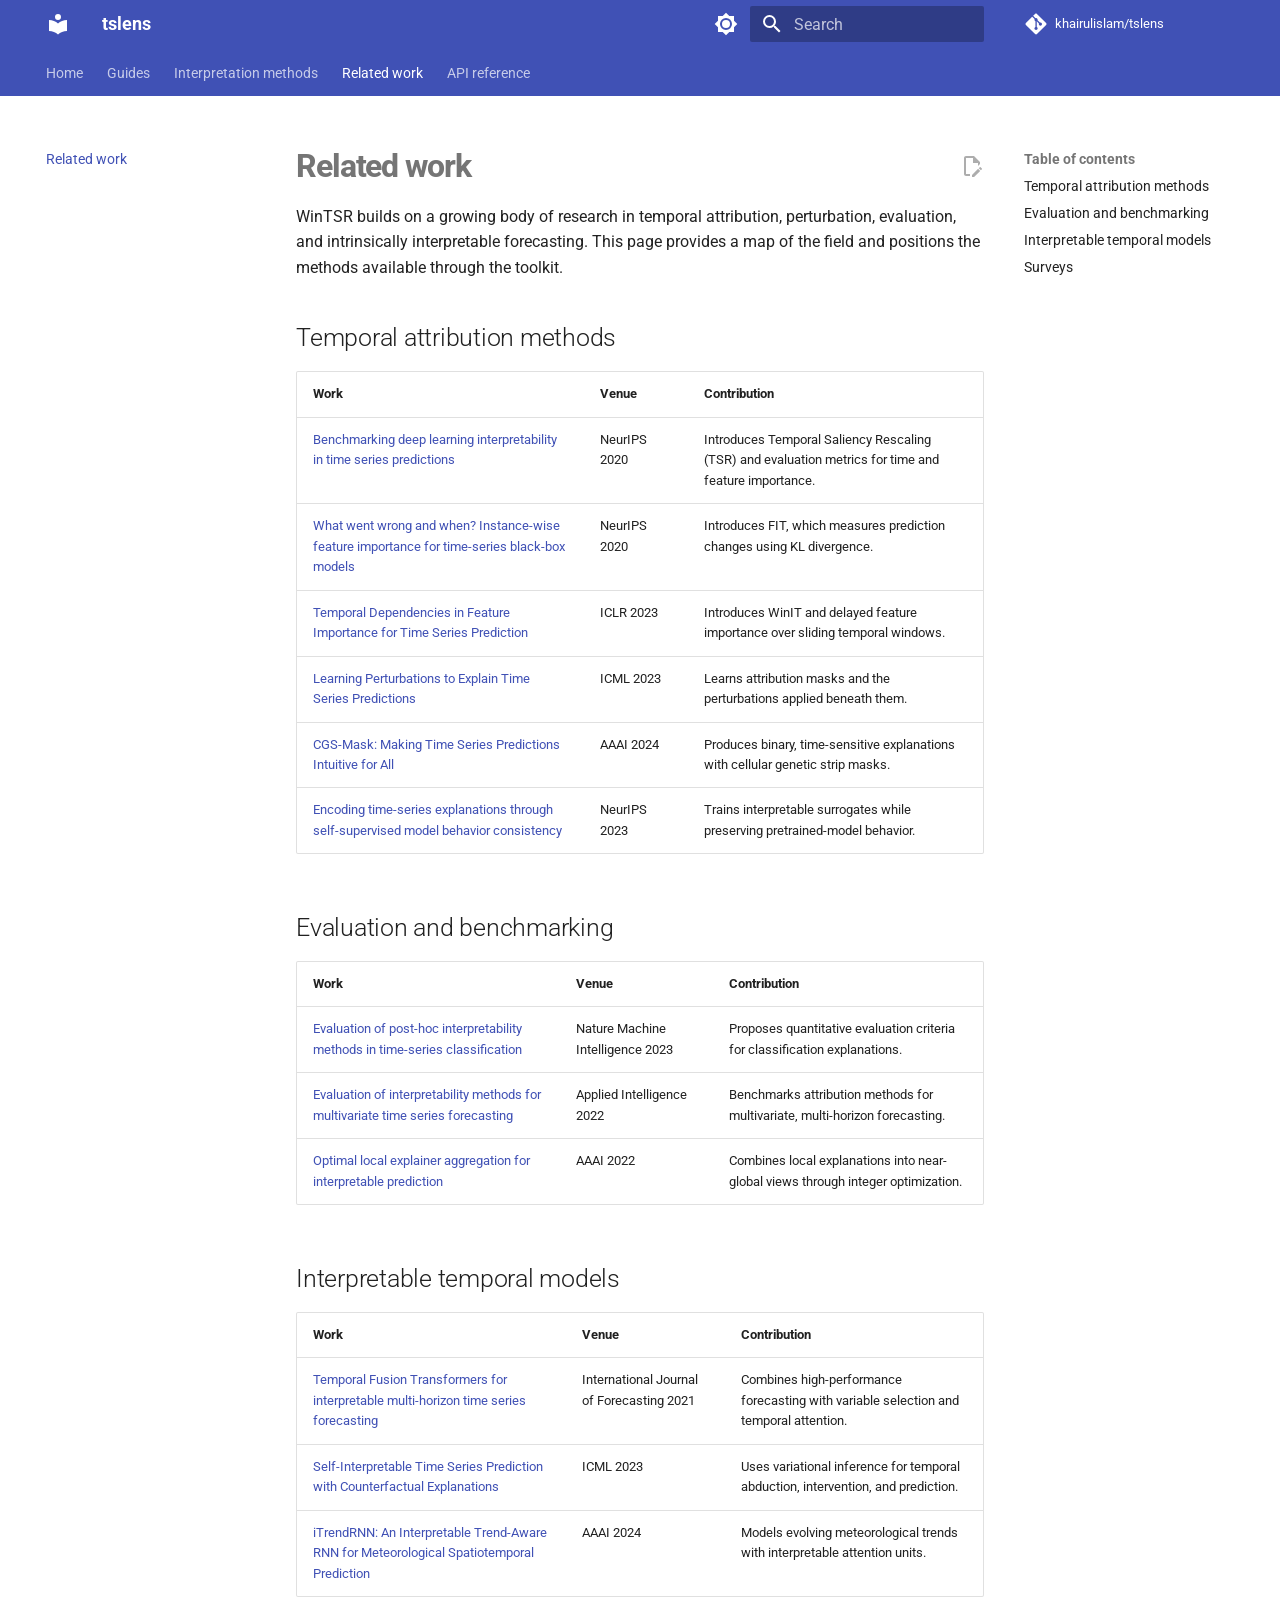
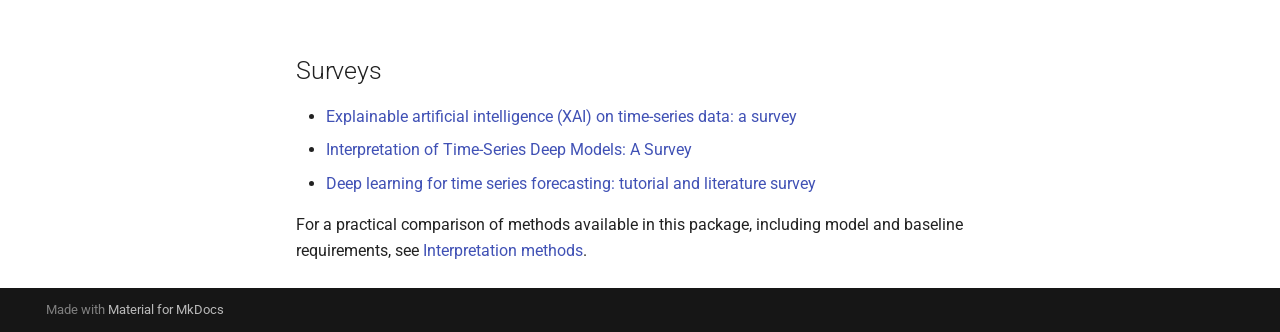
<file: related_works/index.html>
<!doctype html>
<html lang="en" class="no-js">
  <head>
    
      <meta charset="utf-8">
      <meta name="viewport" content="width=device-width,initial-scale=1">
      
        <meta name="description" content="A consistent PyTorch interface for time-series attribution methods.">
      
      
      
        <link rel="canonical" href="https://khairulislam.github.io/tslens/related_works/">
      
      
        <link rel="prev" href="../methods/">
      
      
        <link rel="next" href="../reference/">
      
      
        
      
      
      <link rel="icon" href="../assets/images/favicon.png">
      <meta name="generator" content="mkdocs-1.6.1, mkdocs-material-9.7.7">
    
    
      
        <title>Related work - tslens</title>
      
    
    
      <link rel="stylesheet" href="../assets/stylesheets/main.ec1eaa64.min.css">
      
        
        <link rel="stylesheet" href="../assets/stylesheets/palette.ab4e12ef.min.css">
      
      


    
    
      
    
    
      
        
        
        <link rel="preconnect" href="https://fonts.gstatic.com" crossorigin>
        <link rel="stylesheet" href="https://fonts.googleapis.com/css?family=Roboto:300,300i,400,400i,700,700i%7CRoboto+Mono:400,400i,700,700i&display=fallback">
        <style>:root{--md-text-font:"Roboto";--md-code-font:"Roboto Mono"}</style>
      
    
    
      <link rel="stylesheet" href="../assets/_mkdocstrings.css">
    
      <link rel="stylesheet" href="../stylesheets/extra.css">
    
    <script>__md_scope=new URL("..",location),__md_hash=e=>[...e].reduce(((e,_)=>(e<<5)-e+_.charCodeAt(0)),0),__md_get=(e,_=localStorage,t=__md_scope)=>JSON.parse(_.getItem(t.pathname+"."+e)),__md_set=(e,_,t=localStorage,a=__md_scope)=>{try{t.setItem(a.pathname+"."+e,JSON.stringify(_))}catch(e){}}</script>
    
      

    
    
  </head>
  
  
    
    
      
    
    
    
    
    <body dir="ltr" data-md-color-scheme="default" data-md-color-primary="indigo" data-md-color-accent="indigo">
  
    
    <input class="md-toggle" data-md-toggle="drawer" type="checkbox" id="__drawer" autocomplete="off">
    <input class="md-toggle" data-md-toggle="search" type="checkbox" id="__search" autocomplete="off">
    <label class="md-overlay" for="__drawer"></label>
    <div data-md-component="skip">
      
        
        <a href="#related-work" class="md-skip">
          Skip to content
        </a>
      
    </div>
    <div data-md-component="announce">
      
    </div>
    
    
      

<header class="md-header" data-md-component="header">
  <nav class="md-header__inner md-grid" aria-label="Header">
    <a href=".." title="tslens" class="md-header__button md-logo" aria-label="tslens" data-md-component="logo">
      
  
  <svg xmlns="http://www.w3.org/2000/svg" viewBox="0 0 24 24"><path d="M12 8a3 3 0 0 0 3-3 3 3 0 0 0-3-3 3 3 0 0 0-3 3 3 3 0 0 0 3 3m0 3.54C9.64 9.35 6.5 8 3 8v11c3.5 0 6.64 1.35 9 3.54 2.36-2.19 5.5-3.54 9-3.54V8c-3.5 0-6.64 1.35-9 3.54"/></svg>

    </a>
    <label class="md-header__button md-icon" for="__drawer">
      
      <svg xmlns="http://www.w3.org/2000/svg" viewBox="0 0 24 24"><path d="M3 6h18v2H3zm0 5h18v2H3zm0 5h18v2H3z"/></svg>
    </label>
    <div class="md-header__title" data-md-component="header-title">
      <div class="md-header__ellipsis">
        <div class="md-header__topic">
          <span class="md-ellipsis">
            tslens
          </span>
        </div>
        <div class="md-header__topic" data-md-component="header-topic">
          <span class="md-ellipsis">
            
              Related work
            
          </span>
        </div>
      </div>
    </div>
    
      
        <form class="md-header__option" data-md-component="palette">
  
    
    
    
    <input class="md-option" data-md-color-media="(prefers-color-scheme: light)" data-md-color-scheme="default" data-md-color-primary="indigo" data-md-color-accent="indigo"  aria-label="Switch to dark mode"  type="radio" name="__palette" id="__palette_0">
    
      <label class="md-header__button md-icon" title="Switch to dark mode" for="__palette_1" hidden>
        <svg xmlns="http://www.w3.org/2000/svg" viewBox="0 0 24 24"><path d="M12 8a4 4 0 0 0-4 4 4 4 0 0 0 4 4 4 4 0 0 0 4-4 4 4 0 0 0-4-4m0 10a6 6 0 0 1-6-6 6 6 0 0 1 6-6 6 6 0 0 1 6 6 6 6 0 0 1-6 6m8-9.31V4h-4.69L12 .69 8.69 4H4v4.69L.69 12 4 15.31V20h4.69L12 23.31 15.31 20H20v-4.69L23.31 12z"/></svg>
      </label>
    
  
    
    
    
    <input class="md-option" data-md-color-media="(prefers-color-scheme: dark)" data-md-color-scheme="slate" data-md-color-primary="indigo" data-md-color-accent="indigo"  aria-label="Switch to light mode"  type="radio" name="__palette" id="__palette_1">
    
      <label class="md-header__button md-icon" title="Switch to light mode" for="__palette_0" hidden>
        <svg xmlns="http://www.w3.org/2000/svg" viewBox="0 0 24 24"><path d="M12 18c-.89 0-1.74-.2-2.5-.55C11.56 16.5 13 14.42 13 12s-1.44-4.5-3.5-5.45C10.26 6.2 11.11 6 12 6a6 6 0 0 1 6 6 6 6 0 0 1-6 6m8-9.31V4h-4.69L12 .69 8.69 4H4v4.69L.69 12 4 15.31V20h4.69L12 23.31 15.31 20H20v-4.69L23.31 12z"/></svg>
      </label>
    
  
</form>
      
    
    
      <script>var palette=__md_get("__palette");if(palette&&palette.color){if("(prefers-color-scheme)"===palette.color.media){var media=matchMedia("(prefers-color-scheme: light)"),input=document.querySelector(media.matches?"[data-md-color-media='(prefers-color-scheme: light)']":"[data-md-color-media='(prefers-color-scheme: dark)']");palette.color.media=input.getAttribute("data-md-color-media"),palette.color.scheme=input.getAttribute("data-md-color-scheme"),palette.color.primary=input.getAttribute("data-md-color-primary"),palette.color.accent=input.getAttribute("data-md-color-accent")}for(var[key,value]of Object.entries(palette.color))document.body.setAttribute("data-md-color-"+key,value)}</script>
    
    
    
      
      
        <label class="md-header__button md-icon" for="__search">
          
          <svg xmlns="http://www.w3.org/2000/svg" viewBox="0 0 24 24"><path d="M9.5 3A6.5 6.5 0 0 1 16 9.5c0 1.61-.59 3.09-1.56 4.23l.27.27h.79l5 5-1.5 1.5-5-5v-.79l-.27-.27A6.52 6.52 0 0 1 9.5 16 6.5 6.5 0 0 1 3 9.5 6.5 6.5 0 0 1 9.5 3m0 2C7 5 5 7 5 9.5S7 14 9.5 14 14 12 14 9.5 12 5 9.5 5"/></svg>
        </label>
        <div class="md-search" data-md-component="search" role="dialog">
  <label class="md-search__overlay" for="__search"></label>
  <div class="md-search__inner" role="search">
    <form class="md-search__form" name="search">
      <input type="text" class="md-search__input" name="query" aria-label="Search" placeholder="Search" autocapitalize="off" autocorrect="off" autocomplete="off" spellcheck="false" data-md-component="search-query" required>
      <label class="md-search__icon md-icon" for="__search">
        
        <svg xmlns="http://www.w3.org/2000/svg" viewBox="0 0 24 24"><path d="M9.5 3A6.5 6.5 0 0 1 16 9.5c0 1.61-.59 3.09-1.56 4.23l.27.27h.79l5 5-1.5 1.5-5-5v-.79l-.27-.27A6.52 6.52 0 0 1 9.5 16 6.5 6.5 0 0 1 3 9.5 6.5 6.5 0 0 1 9.5 3m0 2C7 5 5 7 5 9.5S7 14 9.5 14 14 12 14 9.5 12 5 9.5 5"/></svg>
        
        <svg xmlns="http://www.w3.org/2000/svg" viewBox="0 0 24 24"><path d="M20 11v2H8l5.5 5.5-1.42 1.42L4.16 12l7.92-7.92L13.5 5.5 8 11z"/></svg>
      </label>
      <nav class="md-search__options" aria-label="Search">
        
        <button type="reset" class="md-search__icon md-icon" title="Clear" aria-label="Clear" tabindex="-1">
          
          <svg xmlns="http://www.w3.org/2000/svg" viewBox="0 0 24 24"><path d="M19 6.41 17.59 5 12 10.59 6.41 5 5 6.41 10.59 12 5 17.59 6.41 19 12 13.41 17.59 19 19 17.59 13.41 12z"/></svg>
        </button>
      </nav>
      
        <div class="md-search__suggest" data-md-component="search-suggest"></div>
      
    </form>
    <div class="md-search__output">
      <div class="md-search__scrollwrap" tabindex="0" data-md-scrollfix>
        <div class="md-search-result" data-md-component="search-result">
          <div class="md-search-result__meta">
            Initializing search
          </div>
          <ol class="md-search-result__list" role="presentation"></ol>
        </div>
      </div>
    </div>
  </div>
</div>
      
    
    
      <div class="md-header__source">
        <a href="https://github.com/khairulislam/tslens" title="Go to repository" class="md-source" data-md-component="source">
  <div class="md-source__icon md-icon">
    
    <svg xmlns="http://www.w3.org/2000/svg" viewBox="0 0 448 512"><!--! Font Awesome Free 7.1.0 by @fontawesome - https://fontawesome.com License - https://fontawesome.com/license/free (Icons: CC BY 4.0, Fonts: SIL OFL 1.1, Code: MIT License) Copyright 2025 Fonticons, Inc.--><path d="M439.6 236.1 244 40.5c-5.4-5.5-12.8-8.5-20.4-8.5s-15 3-20.4 8.4L162.5 81l51.5 51.5c27.1-9.1 52.7 16.8 43.4 43.7l49.7 49.7c34.2-11.8 61.2 31 35.5 56.7-26.5 26.5-70.2-2.9-56-37.3L240.3 199v121.9c25.3 12.5 22.3 41.8 9.1 55-6.4 6.4-15.2 10.1-24.3 10.1s-17.8-3.6-24.3-10.1c-17.6-17.6-11.1-46.9 11.2-56v-123c-20.8-8.5-24.6-30.7-18.6-45L142.6 101 8.5 235.1C3 240.6 0 247.9 0 255.5s3 15 8.5 20.4l195.6 195.7c5.4 5.4 12.7 8.4 20.4 8.4s15-3 20.4-8.4l194.7-194.7c5.4-5.4 8.4-12.8 8.4-20.4s-3-15-8.4-20.4"/></svg>
  </div>
  <div class="md-source__repository">
    khairulislam/tslens
  </div>
</a>
      </div>
    
  </nav>
  
</header>
    
    <div class="md-container" data-md-component="container">
      
      
        
          
            
<nav class="md-tabs" aria-label="Tabs" data-md-component="tabs">
  <div class="md-grid">
    <ul class="md-tabs__list">
      
        
  
  
  
  
    <li class="md-tabs__item">
      <a href=".." class="md-tabs__link">
        
  
  
    
  
  Home

      </a>
    </li>
  

      
        
  
  
  
  
    
    
      <li class="md-tabs__item">
        <a href="../integration/" class="md-tabs__link">
          
  
  
    
  
  Guides

        </a>
      </li>
    
  

      
        
  
  
  
  
    <li class="md-tabs__item">
      <a href="../methods/" class="md-tabs__link">
        
  
  
    
  
  Interpretation methods

      </a>
    </li>
  

      
        
  
  
  
    
  
  
    <li class="md-tabs__item md-tabs__item--active">
      <a href="./" class="md-tabs__link">
        
  
  
    
  
  Related work

      </a>
    </li>
  

      
        
  
  
  
  
    
    
      <li class="md-tabs__item">
        <a href="../reference/" class="md-tabs__link">
          
  
  
    
  
  API reference

        </a>
      </li>
    
  

      
    </ul>
  </div>
</nav>
          
        
      
      <main class="md-main" data-md-component="main">
        <div class="md-main__inner md-grid">
          
            
              
              <div class="md-sidebar md-sidebar--primary" data-md-component="sidebar" data-md-type="navigation" >
                <div class="md-sidebar__scrollwrap">
                  <div class="md-sidebar__inner">
                    


  


<nav class="md-nav md-nav--primary md-nav--lifted" aria-label="Navigation" data-md-level="0">
  <label class="md-nav__title" for="__drawer">
    <a href=".." title="tslens" class="md-nav__button md-logo" aria-label="tslens" data-md-component="logo">
      
  
  <svg xmlns="http://www.w3.org/2000/svg" viewBox="0 0 24 24"><path d="M12 8a3 3 0 0 0 3-3 3 3 0 0 0-3-3 3 3 0 0 0-3 3 3 3 0 0 0 3 3m0 3.54C9.64 9.35 6.5 8 3 8v11c3.5 0 6.64 1.35 9 3.54 2.36-2.19 5.5-3.54 9-3.54V8c-3.5 0-6.64 1.35-9 3.54"/></svg>

    </a>
    tslens
  </label>
  
    <div class="md-nav__source">
      <a href="https://github.com/khairulislam/tslens" title="Go to repository" class="md-source" data-md-component="source">
  <div class="md-source__icon md-icon">
    
    <svg xmlns="http://www.w3.org/2000/svg" viewBox="0 0 448 512"><!--! Font Awesome Free 7.1.0 by @fontawesome - https://fontawesome.com License - https://fontawesome.com/license/free (Icons: CC BY 4.0, Fonts: SIL OFL 1.1, Code: MIT License) Copyright 2025 Fonticons, Inc.--><path d="M439.6 236.1 244 40.5c-5.4-5.5-12.8-8.5-20.4-8.5s-15 3-20.4 8.4L162.5 81l51.5 51.5c27.1-9.1 52.7 16.8 43.4 43.7l49.7 49.7c34.2-11.8 61.2 31 35.5 56.7-26.5 26.5-70.2-2.9-56-37.3L240.3 199v121.9c25.3 12.5 22.3 41.8 9.1 55-6.4 6.4-15.2 10.1-24.3 10.1s-17.8-3.6-24.3-10.1c-17.6-17.6-11.1-46.9 11.2-56v-123c-20.8-8.5-24.6-30.7-18.6-45L142.6 101 8.5 235.1C3 240.6 0 247.9 0 255.5s3 15 8.5 20.4l195.6 195.7c5.4 5.4 12.7 8.4 20.4 8.4s15-3 20.4-8.4l194.7-194.7c5.4-5.4 8.4-12.8 8.4-20.4s-3-15-8.4-20.4"/></svg>
  </div>
  <div class="md-source__repository">
    khairulislam/tslens
  </div>
</a>
    </div>
  
  <ul class="md-nav__list" data-md-scrollfix>
    
      
      
  
  
  
  
    <li class="md-nav__item">
      <a href=".." class="md-nav__link">
        
  
  
  <span class="md-ellipsis">
    
  
    Home
  

    
  </span>
  
  

      </a>
    </li>
  

    
      
      
  
  
  
  
    
    
      
        
      
        
      
    
    
    
      
      
        
      
    
    
    <li class="md-nav__item md-nav__item--nested">
      
        
        
        <input class="md-nav__toggle md-toggle " type="checkbox" id="__nav_2" >
        
          
          <label class="md-nav__link" for="__nav_2" id="__nav_2_label" tabindex="0">
            
  
  
  <span class="md-ellipsis">
    
  
    Guides
  

    
  </span>
  
  

            <span class="md-nav__icon md-icon"></span>
          </label>
        
        <nav class="md-nav" data-md-level="1" aria-labelledby="__nav_2_label" aria-expanded="false">
          <label class="md-nav__title" for="__nav_2">
            <span class="md-nav__icon md-icon"></span>
            
  
    Guides
  

          </label>
          <ul class="md-nav__list" data-md-scrollfix>
            
              
                
  
  
  
  
    <li class="md-nav__item">
      <a href="../integration/" class="md-nav__link">
        
  
  
  <span class="md-ellipsis">
    
  
    Integration cookbook
  

    
  </span>
  
  

      </a>
    </li>
  

              
            
              
                
  
  
  
  
    <li class="md-nav__item">
      <a href="../models/" class="md-nav__link">
        
  
  
  <span class="md-ellipsis">
    
  
    Supported models
  

    
  </span>
  
  

      </a>
    </li>
  

              
            
          </ul>
        </nav>
      
    </li>
  

    
      
      
  
  
  
  
    <li class="md-nav__item">
      <a href="../methods/" class="md-nav__link">
        
  
  
  <span class="md-ellipsis">
    
  
    Interpretation methods
  

    
  </span>
  
  

      </a>
    </li>
  

    
      
      
  
  
    
  
  
  
    <li class="md-nav__item md-nav__item--active">
      
      <input class="md-nav__toggle md-toggle" type="checkbox" id="__toc">
      
      
        
      
      
        <label class="md-nav__link md-nav__link--active" for="__toc">
          
  
  
  <span class="md-ellipsis">
    
  
    Related work
  

    
  </span>
  
  

          <span class="md-nav__icon md-icon"></span>
        </label>
      
      <a href="./" class="md-nav__link md-nav__link--active">
        
  
  
  <span class="md-ellipsis">
    
  
    Related work
  

    
  </span>
  
  

      </a>
      
        

<nav class="md-nav md-nav--secondary" aria-label="Table of contents">
  
  
  
    
  
  
    <label class="md-nav__title" for="__toc">
      <span class="md-nav__icon md-icon"></span>
      Table of contents
    </label>
    <ul class="md-nav__list" data-md-component="toc" data-md-scrollfix>
      
        <li class="md-nav__item">
  <a href="#temporal-attribution-methods" class="md-nav__link">
    <span class="md-ellipsis">
      
        Temporal attribution methods
      
    </span>
  </a>
  
</li>
      
        <li class="md-nav__item">
  <a href="#evaluation-and-benchmarking" class="md-nav__link">
    <span class="md-ellipsis">
      
        Evaluation and benchmarking
      
    </span>
  </a>
  
</li>
      
        <li class="md-nav__item">
  <a href="#interpretable-temporal-models" class="md-nav__link">
    <span class="md-ellipsis">
      
        Interpretable temporal models
      
    </span>
  </a>
  
</li>
      
        <li class="md-nav__item">
  <a href="#surveys" class="md-nav__link">
    <span class="md-ellipsis">
      
        Surveys
      
    </span>
  </a>
  
</li>
      
    </ul>
  
</nav>
      
    </li>
  

    
      
      
  
  
  
  
    
    
      
        
          
        
      
        
      
        
      
        
      
        
      
        
      
    
    
    
      
      
        
      
    
    
    <li class="md-nav__item md-nav__item--nested">
      
        
        
        <input class="md-nav__toggle md-toggle " type="checkbox" id="__nav_5" >
        
          
          <div class="md-nav__link md-nav__container">
            <a href="../reference/" class="md-nav__link ">
              
  
  
  <span class="md-ellipsis">
    
  
    API reference
  

    
  </span>
  
  

            </a>
            
              
              <label class="md-nav__link " for="__nav_5" id="__nav_5_label" tabindex="0">
                <span class="md-nav__icon md-icon"></span>
              </label>
            
          </div>
        
        <nav class="md-nav" data-md-level="1" aria-labelledby="__nav_5_label" aria-expanded="false">
          <label class="md-nav__title" for="__nav_5">
            <span class="md-nav__icon md-icon"></span>
            
  
    API reference
  

          </label>
          <ul class="md-nav__list" data-md-scrollfix>
            
              
            
              
                
  
  
  
  
    <li class="md-nav__item">
      <a href="../reference/wintsr/" class="md-nav__link">
        
  
  
  <span class="md-ellipsis">
    
  
    WinTSR
  

    
  </span>
  
  

      </a>
    </li>
  

              
            
              
                
  
  
  
  
    <li class="md-nav__item">
      <a href="../reference/tsr/" class="md-nav__link">
        
  
  
  <span class="md-ellipsis">
    
  
    TSR
  

    
  </span>
  
  

      </a>
    </li>
  

              
            
              
                
  
  
  
  
    <li class="md-nav__item">
      <a href="../reference/winit/" class="md-nav__link">
        
  
  
  <span class="md-ellipsis">
    
  
    WinIT
  

    
  </span>
  
  

      </a>
    </li>
  

              
            
              
                
  
  
  
  
    <li class="md-nav__item">
      <a href="../reference/gate_mask/" class="md-nav__link">
        
  
  
  <span class="md-ellipsis">
    
  
    GateMask
  

    
  </span>
  
  

      </a>
    </li>
  

              
            
              
                
  
  
  
  
    <li class="md-nav__item">
      <a href="../reference/functional/" class="md-nav__link">
        
  
  
  <span class="md-ellipsis">
    
  
    Functional utilities
  

    
  </span>
  
  

      </a>
    </li>
  

              
            
          </ul>
        </nav>
      
    </li>
  

    
  </ul>
</nav>
                  </div>
                </div>
              </div>
            
            
              
              <div class="md-sidebar md-sidebar--secondary" data-md-component="sidebar" data-md-type="toc" >
                <div class="md-sidebar__scrollwrap">
                  <div class="md-sidebar__inner">
                    

<nav class="md-nav md-nav--secondary" aria-label="Table of contents">
  
  
  
    
  
  
    <label class="md-nav__title" for="__toc">
      <span class="md-nav__icon md-icon"></span>
      Table of contents
    </label>
    <ul class="md-nav__list" data-md-component="toc" data-md-scrollfix>
      
        <li class="md-nav__item">
  <a href="#temporal-attribution-methods" class="md-nav__link">
    <span class="md-ellipsis">
      
        Temporal attribution methods
      
    </span>
  </a>
  
</li>
      
        <li class="md-nav__item">
  <a href="#evaluation-and-benchmarking" class="md-nav__link">
    <span class="md-ellipsis">
      
        Evaluation and benchmarking
      
    </span>
  </a>
  
</li>
      
        <li class="md-nav__item">
  <a href="#interpretable-temporal-models" class="md-nav__link">
    <span class="md-ellipsis">
      
        Interpretable temporal models
      
    </span>
  </a>
  
</li>
      
        <li class="md-nav__item">
  <a href="#surveys" class="md-nav__link">
    <span class="md-ellipsis">
      
        Surveys
      
    </span>
  </a>
  
</li>
      
    </ul>
  
</nav>
                  </div>
                </div>
              </div>
            
          
          
            <div class="md-content" data-md-component="content">
              
              <article class="md-content__inner md-typeset">
                
                  


  
    <a href="https://github.com/khairulislam/tslens/edit/main/docs/related_works.md" title="Edit this page" class="md-content__button md-icon" rel="edit">
      
      <svg xmlns="http://www.w3.org/2000/svg" viewBox="0 0 24 24"><path d="M10 20H6V4h7v5h5v3.1l2-2V8l-6-6H6c-1.1 0-2 .9-2 2v16c0 1.1.9 2 2 2h4zm10.2-7c.1 0 .3.1.4.2l1.3 1.3c.2.2.2.6 0 .8l-1 1-2.1-2.1 1-1c.1-.1.2-.2.4-.2m0 3.9L14.1 23H12v-2.1l6.1-6.1z"/></svg>
    </a>
  
  


<h1 id="related-work">Related work<a class="headerlink" href="#related-work" title="Permanent link">&para;</a></h1>
<p>WinTSR builds on a growing body of research in temporal attribution, perturbation,
evaluation, and intrinsically interpretable forecasting. This page provides a map of
the field and positions the methods available through the toolkit.</p>
<h2 id="temporal-attribution-methods">Temporal attribution methods<a class="headerlink" href="#temporal-attribution-methods" title="Permanent link">&para;</a></h2>
<table>
<thead>
<tr>
<th>Work</th>
<th>Venue</th>
<th>Contribution</th>
</tr>
</thead>
<tbody>
<tr>
<td><a href="https://proceedings.neurips.cc/paper_files/paper/2020/file/47a3893cc405396a5c30d91320572d6d-Paper.pdf">Benchmarking deep learning interpretability in time series predictions</a></td>
<td>NeurIPS 2020</td>
<td>Introduces Temporal Saliency Rescaling (TSR) and evaluation metrics for time and feature importance.</td>
</tr>
<tr>
<td><a href="https://proceedings.neurips.cc/paper/2020/hash/08fa43588c2571ade19bc0fa5936e028-Abstract.html">What went wrong and when? Instance-wise feature importance for time-series black-box models</a></td>
<td>NeurIPS 2020</td>
<td>Introduces FIT, which measures prediction changes using KL divergence.</td>
</tr>
<tr>
<td><a href="https://arxiv.org/abs/2107.14317">Temporal Dependencies in Feature Importance for Time Series Prediction</a></td>
<td>ICLR 2023</td>
<td>Introduces WinIT and delayed feature importance over sliding temporal windows.</td>
</tr>
<tr>
<td><a href="https://proceedings.mlr.press/v202/enguehard23a.html">Learning Perturbations to Explain Time Series Predictions</a></td>
<td>ICML 2023</td>
<td>Learns attribution masks and the perturbations applied beneath them.</td>
</tr>
<tr>
<td><a href="https://ojs.aaai.org/index.php/AAAI/article/view/29325">CGS-Mask: Making Time Series Predictions Intuitive for All</a></td>
<td>AAAI 2024</td>
<td>Produces binary, time-sensitive explanations with cellular genetic strip masks.</td>
</tr>
<tr>
<td><a href="https://proceedings.neurips.cc/paper_files/paper/2023/file/65ea878cb90b440e8b4cd34fe0959914-Paper-Conference.pdf">Encoding time-series explanations through self-supervised model behavior consistency</a></td>
<td>NeurIPS 2023</td>
<td>Trains interpretable surrogates while preserving pretrained-model behavior.</td>
</tr>
</tbody>
</table>
<h2 id="evaluation-and-benchmarking">Evaluation and benchmarking<a class="headerlink" href="#evaluation-and-benchmarking" title="Permanent link">&para;</a></h2>
<table>
<thead>
<tr>
<th>Work</th>
<th>Venue</th>
<th>Contribution</th>
</tr>
</thead>
<tbody>
<tr>
<td><a href="https://www.nature.com/articles/s42256-023-00620-w">Evaluation of post-hoc interpretability methods in time-series classification</a></td>
<td>Nature Machine Intelligence 2023</td>
<td>Proposes quantitative evaluation criteria for classification explanations.</td>
</tr>
<tr>
<td><a href="https://link.springer.com/article/10.1007/s10489-021-02662-2">Evaluation of interpretability methods for multivariate time series forecasting</a></td>
<td>Applied Intelligence 2022</td>
<td>Benchmarks attribution methods for multivariate, multi-horizon forecasting.</td>
</tr>
<tr>
<td><a href="https://ojs.aaai.org/index.php/AAAI/article/view/21458">Optimal local explainer aggregation for interpretable prediction</a></td>
<td>AAAI 2022</td>
<td>Combines local explanations into near-global views through integer optimization.</td>
</tr>
</tbody>
</table>
<h2 id="interpretable-temporal-models">Interpretable temporal models<a class="headerlink" href="#interpretable-temporal-models" title="Permanent link">&para;</a></h2>
<table>
<thead>
<tr>
<th>Work</th>
<th>Venue</th>
<th>Contribution</th>
</tr>
</thead>
<tbody>
<tr>
<td><a href="https://www.sciencedirect.com/science/article/pii/S0169207021000637">Temporal Fusion Transformers for interpretable multi-horizon time series forecasting</a></td>
<td>International Journal of Forecasting 2021</td>
<td>Combines high-performance forecasting with variable selection and temporal attention.</td>
</tr>
<tr>
<td><a href="https://proceedings.mlr.press/v202/yan23d.html">Self-Interpretable Time Series Prediction with Counterfactual Explanations</a></td>
<td>ICML 2023</td>
<td>Uses variational inference for temporal abduction, intervention, and prediction.</td>
</tr>
<tr>
<td><a href="https://ojs.aaai.org/index.php/AAAI/article/view/30217">iTrendRNN: An Interpretable Trend-Aware RNN for Meteorological Spatiotemporal Prediction</a></td>
<td>AAAI 2024</td>
<td>Models evolving meteorological trends with interpretable attention units.</td>
</tr>
</tbody>
</table>
<h2 id="surveys">Surveys<a class="headerlink" href="#surveys" title="Permanent link">&para;</a></h2>
<ul>
<li><a href="https://arxiv.org/abs/2104.00950">Explainable artificial intelligence (XAI) on time-series data: a survey</a></li>
<li><a href="https://arxiv.org/abs/2305.14582">Interpretation of Time-Series Deep Models: A Survey</a></li>
<li><a href="https://dl.acm.org/doi/10.1145/3533382">Deep learning for time series forecasting: tutorial and literature survey</a></li>
</ul>
<p>For a practical comparison of methods available in this package, including model and
baseline requirements, see <a href="../methods/">Interpretation methods</a>.</p>












                
              </article>
            </div>
          
          
  <script>var tabs=__md_get("__tabs");if(Array.isArray(tabs))e:for(var set of document.querySelectorAll(".tabbed-set")){var labels=set.querySelector(".tabbed-labels");for(var tab of tabs)for(var label of labels.getElementsByTagName("label"))if(label.innerText.trim()===tab){var input=document.getElementById(label.htmlFor);input.checked=!0;continue e}}</script>

<script>var target=document.getElementById(location.hash.slice(1));target&&target.name&&(target.checked=target.name.startsWith("__tabbed_"))</script>
        </div>
        
          <button type="button" class="md-top md-icon" data-md-component="top" hidden>
  
  <svg xmlns="http://www.w3.org/2000/svg" viewBox="0 0 24 24"><path d="M13 20h-2V8l-5.5 5.5-1.42-1.42L12 4.16l7.92 7.92-1.42 1.42L13 8z"/></svg>
  Back to top
</button>
        
      </main>
      
        <footer class="md-footer">
  
  <div class="md-footer-meta md-typeset">
    <div class="md-footer-meta__inner md-grid">
      <div class="md-copyright">
  
  
    Made with
    <a href="https://squidfunk.github.io/mkdocs-material/" target="_blank" rel="noopener">
      Material for MkDocs
    </a>
  
</div>
      
    </div>
  </div>
</footer>
      
    </div>
    <div class="md-dialog" data-md-component="dialog">
      <div class="md-dialog__inner md-typeset"></div>
    </div>
    
      <div class="md-progress" data-md-component="progress" role="progressbar"></div>
    
    
    
      
      
      <script id="__config" type="application/json">{"annotate": null, "base": "..", "features": ["navigation.tabs", "navigation.sections", "navigation.indexes", "navigation.instant", "navigation.instant.progress", "navigation.top", "search.suggest", "search.highlight", "content.tabs.link", "content.code.copy", "content.code.annotate", "content.action.edit"], "search": "../assets/javascripts/workers/search.2c215733.min.js", "tags": null, "translations": {"clipboard.copied": "Copied to clipboard", "clipboard.copy": "Copy to clipboard", "search.result.more.one": "1 more on this page", "search.result.more.other": "# more on this page", "search.result.none": "No matching documents", "search.result.one": "1 matching document", "search.result.other": "# matching documents", "search.result.placeholder": "Type to start searching", "search.result.term.missing": "Missing", "select.version": "Select version"}, "version": null}</script>
    
    
      <script src="../assets/javascripts/bundle.d7400e89.min.js"></script>
      
    
  </body>
</html>
</file>
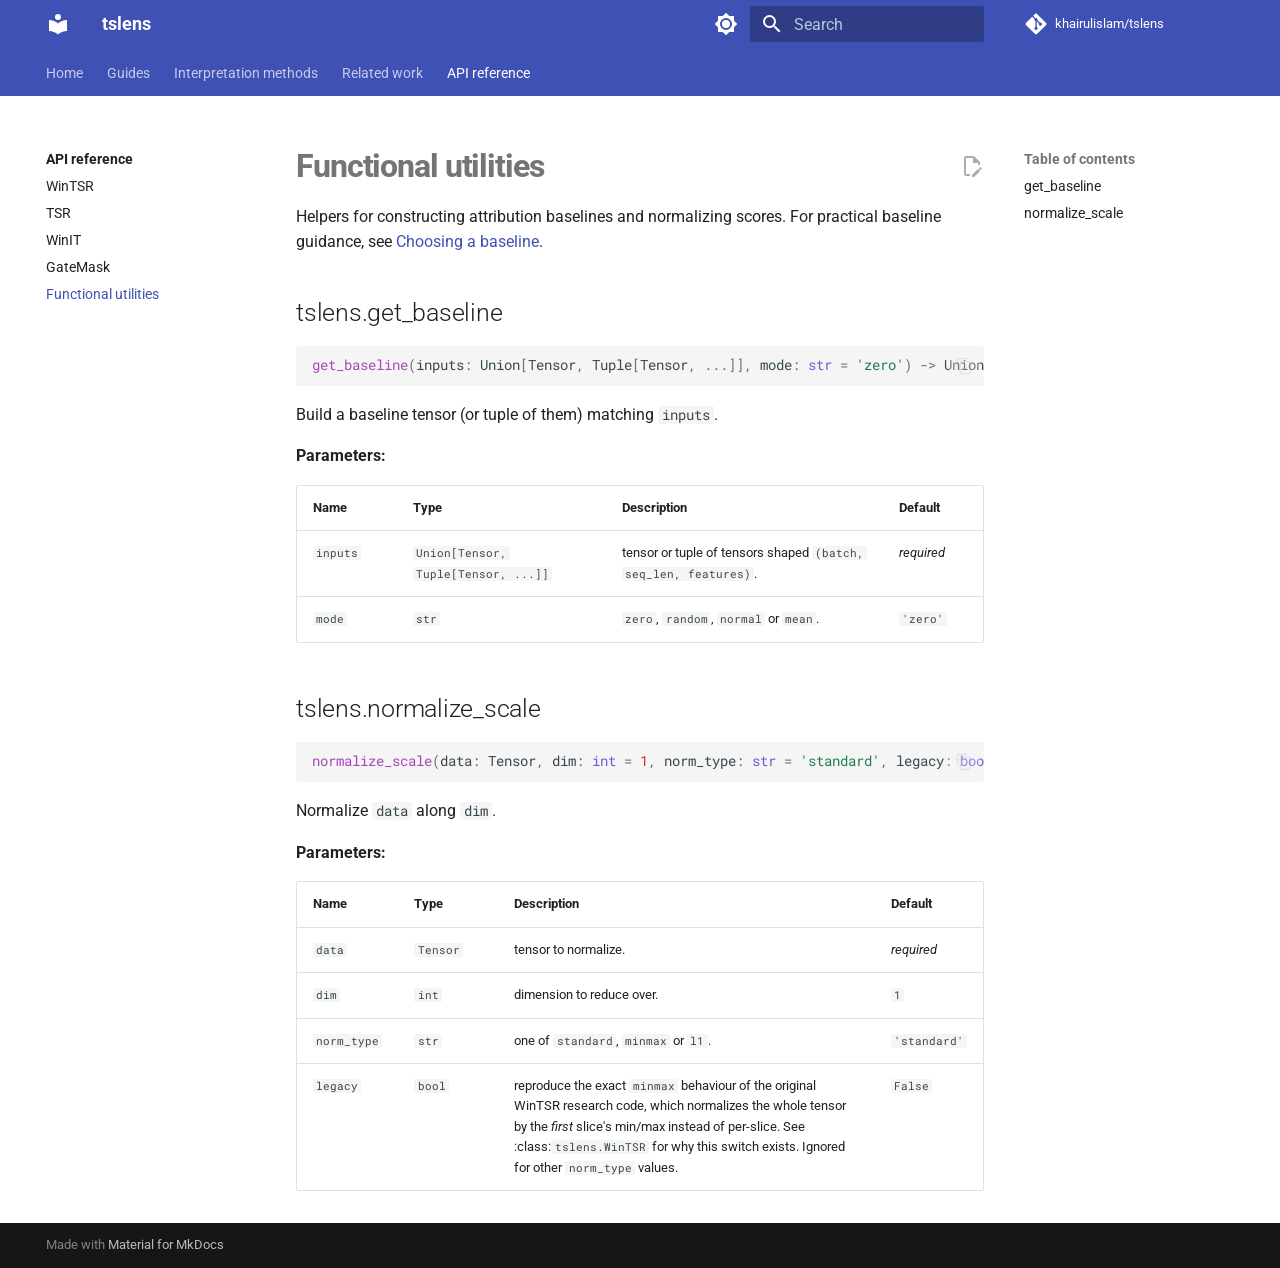
<file: reference/functional/index.html>
<!doctype html>
<html lang="en" class="no-js">
  <head>
    
      <meta charset="utf-8">
      <meta name="viewport" content="width=device-width,initial-scale=1">
      
        <meta name="description" content="A consistent PyTorch interface for time-series attribution methods.">
      
      
      
        <link rel="canonical" href="https://khairulislam.github.io/tslens/reference/functional/">
      
      
        <link rel="prev" href="../gate_mask/">
      
      
      
        
      
      
      <link rel="icon" href="../../assets/images/favicon.png">
      <meta name="generator" content="mkdocs-1.6.1, mkdocs-material-9.7.7">
    
    
      
        <title>Functional utilities - tslens</title>
      
    
    
      <link rel="stylesheet" href="../../assets/stylesheets/main.ec1eaa64.min.css">
      
        
        <link rel="stylesheet" href="../../assets/stylesheets/palette.ab4e12ef.min.css">
      
      


    
    
      
    
    
      
        
        
        <link rel="preconnect" href="https://fonts.gstatic.com" crossorigin>
        <link rel="stylesheet" href="https://fonts.googleapis.com/css?family=Roboto:300,300i,400,400i,700,700i%7CRoboto+Mono:400,400i,700,700i&display=fallback">
        <style>:root{--md-text-font:"Roboto";--md-code-font:"Roboto Mono"}</style>
      
    
    
      <link rel="stylesheet" href="../../assets/_mkdocstrings.css">
    
      <link rel="stylesheet" href="../../stylesheets/extra.css">
    
    <script>__md_scope=new URL("../..",location),__md_hash=e=>[...e].reduce(((e,_)=>(e<<5)-e+_.charCodeAt(0)),0),__md_get=(e,_=localStorage,t=__md_scope)=>JSON.parse(_.getItem(t.pathname+"."+e)),__md_set=(e,_,t=localStorage,a=__md_scope)=>{try{t.setItem(a.pathname+"."+e,JSON.stringify(_))}catch(e){}}</script>
    
      

    
    
  </head>
  
  
    
    
      
    
    
    
    
    <body dir="ltr" data-md-color-scheme="default" data-md-color-primary="indigo" data-md-color-accent="indigo">
  
    
    <input class="md-toggle" data-md-toggle="drawer" type="checkbox" id="__drawer" autocomplete="off">
    <input class="md-toggle" data-md-toggle="search" type="checkbox" id="__search" autocomplete="off">
    <label class="md-overlay" for="__drawer"></label>
    <div data-md-component="skip">
      
        
        <a href="#functional-utilities" class="md-skip">
          Skip to content
        </a>
      
    </div>
    <div data-md-component="announce">
      
    </div>
    
    
      

<header class="md-header" data-md-component="header">
  <nav class="md-header__inner md-grid" aria-label="Header">
    <a href="../.." title="tslens" class="md-header__button md-logo" aria-label="tslens" data-md-component="logo">
      
  
  <svg xmlns="http://www.w3.org/2000/svg" viewBox="0 0 24 24"><path d="M12 8a3 3 0 0 0 3-3 3 3 0 0 0-3-3 3 3 0 0 0-3 3 3 3 0 0 0 3 3m0 3.54C9.64 9.35 6.5 8 3 8v11c3.5 0 6.64 1.35 9 3.54 2.36-2.19 5.5-3.54 9-3.54V8c-3.5 0-6.64 1.35-9 3.54"/></svg>

    </a>
    <label class="md-header__button md-icon" for="__drawer">
      
      <svg xmlns="http://www.w3.org/2000/svg" viewBox="0 0 24 24"><path d="M3 6h18v2H3zm0 5h18v2H3zm0 5h18v2H3z"/></svg>
    </label>
    <div class="md-header__title" data-md-component="header-title">
      <div class="md-header__ellipsis">
        <div class="md-header__topic">
          <span class="md-ellipsis">
            tslens
          </span>
        </div>
        <div class="md-header__topic" data-md-component="header-topic">
          <span class="md-ellipsis">
            
              Functional utilities
            
          </span>
        </div>
      </div>
    </div>
    
      
        <form class="md-header__option" data-md-component="palette">
  
    
    
    
    <input class="md-option" data-md-color-media="(prefers-color-scheme: light)" data-md-color-scheme="default" data-md-color-primary="indigo" data-md-color-accent="indigo"  aria-label="Switch to dark mode"  type="radio" name="__palette" id="__palette_0">
    
      <label class="md-header__button md-icon" title="Switch to dark mode" for="__palette_1" hidden>
        <svg xmlns="http://www.w3.org/2000/svg" viewBox="0 0 24 24"><path d="M12 8a4 4 0 0 0-4 4 4 4 0 0 0 4 4 4 4 0 0 0 4-4 4 4 0 0 0-4-4m0 10a6 6 0 0 1-6-6 6 6 0 0 1 6-6 6 6 0 0 1 6 6 6 6 0 0 1-6 6m8-9.31V4h-4.69L12 .69 8.69 4H4v4.69L.69 12 4 15.31V20h4.69L12 23.31 15.31 20H20v-4.69L23.31 12z"/></svg>
      </label>
    
  
    
    
    
    <input class="md-option" data-md-color-media="(prefers-color-scheme: dark)" data-md-color-scheme="slate" data-md-color-primary="indigo" data-md-color-accent="indigo"  aria-label="Switch to light mode"  type="radio" name="__palette" id="__palette_1">
    
      <label class="md-header__button md-icon" title="Switch to light mode" for="__palette_0" hidden>
        <svg xmlns="http://www.w3.org/2000/svg" viewBox="0 0 24 24"><path d="M12 18c-.89 0-1.74-.2-2.5-.55C11.56 16.5 13 14.42 13 12s-1.44-4.5-3.5-5.45C10.26 6.2 11.11 6 12 6a6 6 0 0 1 6 6 6 6 0 0 1-6 6m8-9.31V4h-4.69L12 .69 8.69 4H4v4.69L.69 12 4 15.31V20h4.69L12 23.31 15.31 20H20v-4.69L23.31 12z"/></svg>
      </label>
    
  
</form>
      
    
    
      <script>var palette=__md_get("__palette");if(palette&&palette.color){if("(prefers-color-scheme)"===palette.color.media){var media=matchMedia("(prefers-color-scheme: light)"),input=document.querySelector(media.matches?"[data-md-color-media='(prefers-color-scheme: light)']":"[data-md-color-media='(prefers-color-scheme: dark)']");palette.color.media=input.getAttribute("data-md-color-media"),palette.color.scheme=input.getAttribute("data-md-color-scheme"),palette.color.primary=input.getAttribute("data-md-color-primary"),palette.color.accent=input.getAttribute("data-md-color-accent")}for(var[key,value]of Object.entries(palette.color))document.body.setAttribute("data-md-color-"+key,value)}</script>
    
    
    
      
      
        <label class="md-header__button md-icon" for="__search">
          
          <svg xmlns="http://www.w3.org/2000/svg" viewBox="0 0 24 24"><path d="M9.5 3A6.5 6.5 0 0 1 16 9.5c0 1.61-.59 3.09-1.56 4.23l.27.27h.79l5 5-1.5 1.5-5-5v-.79l-.27-.27A6.52 6.52 0 0 1 9.5 16 6.5 6.5 0 0 1 3 9.5 6.5 6.5 0 0 1 9.5 3m0 2C7 5 5 7 5 9.5S7 14 9.5 14 14 12 14 9.5 12 5 9.5 5"/></svg>
        </label>
        <div class="md-search" data-md-component="search" role="dialog">
  <label class="md-search__overlay" for="__search"></label>
  <div class="md-search__inner" role="search">
    <form class="md-search__form" name="search">
      <input type="text" class="md-search__input" name="query" aria-label="Search" placeholder="Search" autocapitalize="off" autocorrect="off" autocomplete="off" spellcheck="false" data-md-component="search-query" required>
      <label class="md-search__icon md-icon" for="__search">
        
        <svg xmlns="http://www.w3.org/2000/svg" viewBox="0 0 24 24"><path d="M9.5 3A6.5 6.5 0 0 1 16 9.5c0 1.61-.59 3.09-1.56 4.23l.27.27h.79l5 5-1.5 1.5-5-5v-.79l-.27-.27A6.52 6.52 0 0 1 9.5 16 6.5 6.5 0 0 1 3 9.5 6.5 6.5 0 0 1 9.5 3m0 2C7 5 5 7 5 9.5S7 14 9.5 14 14 12 14 9.5 12 5 9.5 5"/></svg>
        
        <svg xmlns="http://www.w3.org/2000/svg" viewBox="0 0 24 24"><path d="M20 11v2H8l5.5 5.5-1.42 1.42L4.16 12l7.92-7.92L13.5 5.5 8 11z"/></svg>
      </label>
      <nav class="md-search__options" aria-label="Search">
        
        <button type="reset" class="md-search__icon md-icon" title="Clear" aria-label="Clear" tabindex="-1">
          
          <svg xmlns="http://www.w3.org/2000/svg" viewBox="0 0 24 24"><path d="M19 6.41 17.59 5 12 10.59 6.41 5 5 6.41 10.59 12 5 17.59 6.41 19 12 13.41 17.59 19 19 17.59 13.41 12z"/></svg>
        </button>
      </nav>
      
        <div class="md-search__suggest" data-md-component="search-suggest"></div>
      
    </form>
    <div class="md-search__output">
      <div class="md-search__scrollwrap" tabindex="0" data-md-scrollfix>
        <div class="md-search-result" data-md-component="search-result">
          <div class="md-search-result__meta">
            Initializing search
          </div>
          <ol class="md-search-result__list" role="presentation"></ol>
        </div>
      </div>
    </div>
  </div>
</div>
      
    
    
      <div class="md-header__source">
        <a href="https://github.com/khairulislam/tslens" title="Go to repository" class="md-source" data-md-component="source">
  <div class="md-source__icon md-icon">
    
    <svg xmlns="http://www.w3.org/2000/svg" viewBox="0 0 448 512"><!--! Font Awesome Free 7.1.0 by @fontawesome - https://fontawesome.com License - https://fontawesome.com/license/free (Icons: CC BY 4.0, Fonts: SIL OFL 1.1, Code: MIT License) Copyright 2025 Fonticons, Inc.--><path d="M439.6 236.1 244 40.5c-5.4-5.5-12.8-8.5-20.4-8.5s-15 3-20.4 8.4L162.5 81l51.5 51.5c27.1-9.1 52.7 16.8 43.4 43.7l49.7 49.7c34.2-11.8 61.2 31 35.5 56.7-26.5 26.5-70.2-2.9-56-37.3L240.3 199v121.9c25.3 12.5 22.3 41.8 9.1 55-6.4 6.4-15.2 10.1-24.3 10.1s-17.8-3.6-24.3-10.1c-17.6-17.6-11.1-46.9 11.2-56v-123c-20.8-8.5-24.6-30.7-18.6-45L142.6 101 8.5 235.1C3 240.6 0 247.9 0 255.5s3 15 8.5 20.4l195.6 195.7c5.4 5.4 12.7 8.4 20.4 8.4s15-3 20.4-8.4l194.7-194.7c5.4-5.4 8.4-12.8 8.4-20.4s-3-15-8.4-20.4"/></svg>
  </div>
  <div class="md-source__repository">
    khairulislam/tslens
  </div>
</a>
      </div>
    
  </nav>
  
</header>
    
    <div class="md-container" data-md-component="container">
      
      
        
          
            
<nav class="md-tabs" aria-label="Tabs" data-md-component="tabs">
  <div class="md-grid">
    <ul class="md-tabs__list">
      
        
  
  
  
  
    <li class="md-tabs__item">
      <a href="../.." class="md-tabs__link">
        
  
  
    
  
  Home

      </a>
    </li>
  

      
        
  
  
  
  
    
    
      <li class="md-tabs__item">
        <a href="../../integration/" class="md-tabs__link">
          
  
  
    
  
  Guides

        </a>
      </li>
    
  

      
        
  
  
  
  
    <li class="md-tabs__item">
      <a href="../../methods/" class="md-tabs__link">
        
  
  
    
  
  Interpretation methods

      </a>
    </li>
  

      
        
  
  
  
  
    <li class="md-tabs__item">
      <a href="../../related_works/" class="md-tabs__link">
        
  
  
    
  
  Related work

      </a>
    </li>
  

      
        
  
  
  
    
  
  
    
    
      <li class="md-tabs__item md-tabs__item--active">
        <a href="../" class="md-tabs__link">
          
  
  
    
  
  API reference

        </a>
      </li>
    
  

      
    </ul>
  </div>
</nav>
          
        
      
      <main class="md-main" data-md-component="main">
        <div class="md-main__inner md-grid">
          
            
              
              <div class="md-sidebar md-sidebar--primary" data-md-component="sidebar" data-md-type="navigation" >
                <div class="md-sidebar__scrollwrap">
                  <div class="md-sidebar__inner">
                    


  


<nav class="md-nav md-nav--primary md-nav--lifted" aria-label="Navigation" data-md-level="0">
  <label class="md-nav__title" for="__drawer">
    <a href="../.." title="tslens" class="md-nav__button md-logo" aria-label="tslens" data-md-component="logo">
      
  
  <svg xmlns="http://www.w3.org/2000/svg" viewBox="0 0 24 24"><path d="M12 8a3 3 0 0 0 3-3 3 3 0 0 0-3-3 3 3 0 0 0-3 3 3 3 0 0 0 3 3m0 3.54C9.64 9.35 6.5 8 3 8v11c3.5 0 6.64 1.35 9 3.54 2.36-2.19 5.5-3.54 9-3.54V8c-3.5 0-6.64 1.35-9 3.54"/></svg>

    </a>
    tslens
  </label>
  
    <div class="md-nav__source">
      <a href="https://github.com/khairulislam/tslens" title="Go to repository" class="md-source" data-md-component="source">
  <div class="md-source__icon md-icon">
    
    <svg xmlns="http://www.w3.org/2000/svg" viewBox="0 0 448 512"><!--! Font Awesome Free 7.1.0 by @fontawesome - https://fontawesome.com License - https://fontawesome.com/license/free (Icons: CC BY 4.0, Fonts: SIL OFL 1.1, Code: MIT License) Copyright 2025 Fonticons, Inc.--><path d="M439.6 236.1 244 40.5c-5.4-5.5-12.8-8.5-20.4-8.5s-15 3-20.4 8.4L162.5 81l51.5 51.5c27.1-9.1 52.7 16.8 43.4 43.7l49.7 49.7c34.2-11.8 61.2 31 35.5 56.7-26.5 26.5-70.2-2.9-56-37.3L240.3 199v121.9c25.3 12.5 22.3 41.8 9.1 55-6.4 6.4-15.2 10.1-24.3 10.1s-17.8-3.6-24.3-10.1c-17.6-17.6-11.1-46.9 11.2-56v-123c-20.8-8.5-24.6-30.7-18.6-45L142.6 101 8.5 235.1C3 240.6 0 247.9 0 255.5s3 15 8.5 20.4l195.6 195.7c5.4 5.4 12.7 8.4 20.4 8.4s15-3 20.4-8.4l194.7-194.7c5.4-5.4 8.4-12.8 8.4-20.4s-3-15-8.4-20.4"/></svg>
  </div>
  <div class="md-source__repository">
    khairulislam/tslens
  </div>
</a>
    </div>
  
  <ul class="md-nav__list" data-md-scrollfix>
    
      
      
  
  
  
  
    <li class="md-nav__item">
      <a href="../.." class="md-nav__link">
        
  
  
  <span class="md-ellipsis">
    
  
    Home
  

    
  </span>
  
  

      </a>
    </li>
  

    
      
      
  
  
  
  
    
    
      
        
      
        
      
    
    
    
      
      
        
      
    
    
    <li class="md-nav__item md-nav__item--nested">
      
        
        
        <input class="md-nav__toggle md-toggle " type="checkbox" id="__nav_2" >
        
          
          <label class="md-nav__link" for="__nav_2" id="__nav_2_label" tabindex="0">
            
  
  
  <span class="md-ellipsis">
    
  
    Guides
  

    
  </span>
  
  

            <span class="md-nav__icon md-icon"></span>
          </label>
        
        <nav class="md-nav" data-md-level="1" aria-labelledby="__nav_2_label" aria-expanded="false">
          <label class="md-nav__title" for="__nav_2">
            <span class="md-nav__icon md-icon"></span>
            
  
    Guides
  

          </label>
          <ul class="md-nav__list" data-md-scrollfix>
            
              
                
  
  
  
  
    <li class="md-nav__item">
      <a href="../../integration/" class="md-nav__link">
        
  
  
  <span class="md-ellipsis">
    
  
    Integration cookbook
  

    
  </span>
  
  

      </a>
    </li>
  

              
            
              
                
  
  
  
  
    <li class="md-nav__item">
      <a href="../../models/" class="md-nav__link">
        
  
  
  <span class="md-ellipsis">
    
  
    Supported models
  

    
  </span>
  
  

      </a>
    </li>
  

              
            
          </ul>
        </nav>
      
    </li>
  

    
      
      
  
  
  
  
    <li class="md-nav__item">
      <a href="../../methods/" class="md-nav__link">
        
  
  
  <span class="md-ellipsis">
    
  
    Interpretation methods
  

    
  </span>
  
  

      </a>
    </li>
  

    
      
      
  
  
  
  
    <li class="md-nav__item">
      <a href="../../related_works/" class="md-nav__link">
        
  
  
  <span class="md-ellipsis">
    
  
    Related work
  

    
  </span>
  
  

      </a>
    </li>
  

    
      
      
  
  
    
  
  
  
    
    
      
        
          
        
      
        
      
        
      
        
      
        
      
        
      
    
    
    
      
        
        
      
      
        
      
    
    
    <li class="md-nav__item md-nav__item--active md-nav__item--section md-nav__item--nested">
      
        
        
        <input class="md-nav__toggle md-toggle " type="checkbox" id="__nav_5" checked>
        
          
          <div class="md-nav__link md-nav__container">
            <a href="../" class="md-nav__link ">
              
  
  
  <span class="md-ellipsis">
    
  
    API reference
  

    
  </span>
  
  

            </a>
            
              
              <label class="md-nav__link " for="__nav_5" id="__nav_5_label" tabindex="">
                <span class="md-nav__icon md-icon"></span>
              </label>
            
          </div>
        
        <nav class="md-nav" data-md-level="1" aria-labelledby="__nav_5_label" aria-expanded="true">
          <label class="md-nav__title" for="__nav_5">
            <span class="md-nav__icon md-icon"></span>
            
  
    API reference
  

          </label>
          <ul class="md-nav__list" data-md-scrollfix>
            
              
            
              
                
  
  
  
  
    <li class="md-nav__item">
      <a href="../wintsr/" class="md-nav__link">
        
  
  
  <span class="md-ellipsis">
    
  
    WinTSR
  

    
  </span>
  
  

      </a>
    </li>
  

              
            
              
                
  
  
  
  
    <li class="md-nav__item">
      <a href="../tsr/" class="md-nav__link">
        
  
  
  <span class="md-ellipsis">
    
  
    TSR
  

    
  </span>
  
  

      </a>
    </li>
  

              
            
              
                
  
  
  
  
    <li class="md-nav__item">
      <a href="../winit/" class="md-nav__link">
        
  
  
  <span class="md-ellipsis">
    
  
    WinIT
  

    
  </span>
  
  

      </a>
    </li>
  

              
            
              
                
  
  
  
  
    <li class="md-nav__item">
      <a href="../gate_mask/" class="md-nav__link">
        
  
  
  <span class="md-ellipsis">
    
  
    GateMask
  

    
  </span>
  
  

      </a>
    </li>
  

              
            
              
                
  
  
    
  
  
  
    <li class="md-nav__item md-nav__item--active">
      
      <input class="md-nav__toggle md-toggle" type="checkbox" id="__toc">
      
      
        
      
      
        <label class="md-nav__link md-nav__link--active" for="__toc">
          
  
  
  <span class="md-ellipsis">
    
  
    Functional utilities
  

    
  </span>
  
  

          <span class="md-nav__icon md-icon"></span>
        </label>
      
      <a href="./" class="md-nav__link md-nav__link--active">
        
  
  
  <span class="md-ellipsis">
    
  
    Functional utilities
  

    
  </span>
  
  

      </a>
      
        

<nav class="md-nav md-nav--secondary" aria-label="Table of contents">
  
  
  
    
  
  
    <label class="md-nav__title" for="__toc">
      <span class="md-nav__icon md-icon"></span>
      Table of contents
    </label>
    <ul class="md-nav__list" data-md-component="toc" data-md-scrollfix>
      
        <li class="md-nav__item">
  <a href="#tslens.get_baseline" class="md-nav__link">
    <span class="md-ellipsis">
      
        get_baseline
      
    </span>
  </a>
  
</li>
      
        <li class="md-nav__item">
  <a href="#tslens.normalize_scale" class="md-nav__link">
    <span class="md-ellipsis">
      
        normalize_scale
      
    </span>
  </a>
  
</li>
      
    </ul>
  
</nav>
      
    </li>
  

              
            
          </ul>
        </nav>
      
    </li>
  

    
  </ul>
</nav>
                  </div>
                </div>
              </div>
            
            
              
              <div class="md-sidebar md-sidebar--secondary" data-md-component="sidebar" data-md-type="toc" >
                <div class="md-sidebar__scrollwrap">
                  <div class="md-sidebar__inner">
                    

<nav class="md-nav md-nav--secondary" aria-label="Table of contents">
  
  
  
    
  
  
    <label class="md-nav__title" for="__toc">
      <span class="md-nav__icon md-icon"></span>
      Table of contents
    </label>
    <ul class="md-nav__list" data-md-component="toc" data-md-scrollfix>
      
        <li class="md-nav__item">
  <a href="#tslens.get_baseline" class="md-nav__link">
    <span class="md-ellipsis">
      
        get_baseline
      
    </span>
  </a>
  
</li>
      
        <li class="md-nav__item">
  <a href="#tslens.normalize_scale" class="md-nav__link">
    <span class="md-ellipsis">
      
        normalize_scale
      
    </span>
  </a>
  
</li>
      
    </ul>
  
</nav>
                  </div>
                </div>
              </div>
            
          
          
            <div class="md-content" data-md-component="content">
              
              <article class="md-content__inner md-typeset">
                
                  


  
    <a href="https://github.com/khairulislam/tslens/edit/main/docs/reference/functional.md" title="Edit this page" class="md-content__button md-icon" rel="edit">
      
      <svg xmlns="http://www.w3.org/2000/svg" viewBox="0 0 24 24"><path d="M10 20H6V4h7v5h5v3.1l2-2V8l-6-6H6c-1.1 0-2 .9-2 2v16c0 1.1.9 2 2 2h4zm10.2-7c.1 0 .3.1.4.2l1.3 1.3c.2.2.2.6 0 .8l-1 1-2.1-2.1 1-1c.1-.1.2-.2.4-.2m0 3.9L14.1 23H12v-2.1l6.1-6.1z"/></svg>
    </a>
  
  


<h1 id="functional-utilities">Functional utilities<a class="headerlink" href="#functional-utilities" title="Permanent link">&para;</a></h1>
<p>Helpers for constructing attribution baselines and normalizing scores. For practical
baseline guidance, see <a href="../../integration/#choosing-a-baseline">Choosing a baseline</a>.</p>


<div class="doc doc-object doc-function">


<h2 id="tslens.get_baseline" class="doc doc-heading">
            <span class="doc doc-object-name doc-function-name">tslens.get_baseline</span>


<a href="#tslens.get_baseline" class="headerlink" title="Permanent link">&para;</a></h2>
<div class="doc-signature highlight"><pre><span></span><code><span class="nf">get_baseline</span><span class="p">(</span><span class="n">inputs</span><span class="p">:</span> <span class="n">Union</span><span class="p">[</span><span class="n">Tensor</span><span class="p">,</span> <span class="n">Tuple</span><span class="p">[</span><span class="n">Tensor</span><span class="p">,</span> <span class="o">...</span><span class="p">]],</span> <span class="n">mode</span><span class="p">:</span> <span class="nb">str</span> <span class="o">=</span> <span class="s1">&#39;zero&#39;</span><span class="p">)</span> <span class="o">-&gt;</span> <span class="n">Union</span><span class="p">[</span><span class="n">torch</span><span class="o">.</span><span class="n">Tensor</span><span class="p">,</span> <span class="n">Tuple</span><span class="p">[</span><span class="n">torch</span><span class="o">.</span><span class="n">Tensor</span><span class="p">,</span> <span class="o">...</span><span class="p">]]</span>
</code></pre></div>

    <div class="doc doc-contents first">

        <p>Build a baseline tensor (or tuple of them) matching <code>inputs</code>.</p>


<p><span class="doc-section-title">Parameters:</span></p>
    <table>
      <thead>
        <tr>
          <th>Name</th>
          <th>Type</th>
          <th>Description</th>
          <th>Default</th>
        </tr>
      </thead>
      <tbody>
          <tr class="doc-section-item">
            <td>
                <code>inputs</code>
            </td>
            <td>
                  <code><span title="typing.Union">Union</span>[<span title="torch.Tensor">Tensor</span>, <span title="typing.Tuple">Tuple</span>[<span title="torch.Tensor">Tensor</span>, ...]]</code>
            </td>
            <td>
              <div class="doc-md-description">
                <p>tensor or tuple of tensors shaped <code>(batch, seq_len, features)</code>.</p>
              </div>
            </td>
            <td>
                <em>required</em>
            </td>
          </tr>
          <tr class="doc-section-item">
            <td>
                <code>mode</code>
            </td>
            <td>
                  <code><span title="str">str</span></code>
            </td>
            <td>
              <div class="doc-md-description">
                <p><code>zero</code>, <code>random</code>, <code>normal</code> or <code>mean</code>.</p>
              </div>
            </td>
            <td>
                  <code>&#39;zero&#39;</code>
            </td>
          </tr>
      </tbody>
    </table>


    </div>

</div>

<div class="doc doc-object doc-function">


<h2 id="tslens.normalize_scale" class="doc doc-heading">
            <span class="doc doc-object-name doc-function-name">tslens.normalize_scale</span>


<a href="#tslens.normalize_scale" class="headerlink" title="Permanent link">&para;</a></h2>
<div class="doc-signature highlight"><pre><span></span><code><span class="nf">normalize_scale</span><span class="p">(</span><span class="n">data</span><span class="p">:</span> <span class="n">Tensor</span><span class="p">,</span> <span class="n">dim</span><span class="p">:</span> <span class="nb">int</span> <span class="o">=</span> <span class="mi">1</span><span class="p">,</span> <span class="n">norm_type</span><span class="p">:</span> <span class="nb">str</span> <span class="o">=</span> <span class="s1">&#39;standard&#39;</span><span class="p">,</span> <span class="n">legacy</span><span class="p">:</span> <span class="nb">bool</span> <span class="o">=</span> <span class="kc">False</span><span class="p">)</span> <span class="o">-&gt;</span> <span class="n">torch</span><span class="o">.</span><span class="n">Tensor</span>
</code></pre></div>

    <div class="doc doc-contents first">

        <p>Normalize <code>data</code> along <code>dim</code>.</p>


<p><span class="doc-section-title">Parameters:</span></p>
    <table>
      <thead>
        <tr>
          <th>Name</th>
          <th>Type</th>
          <th>Description</th>
          <th>Default</th>
        </tr>
      </thead>
      <tbody>
          <tr class="doc-section-item">
            <td>
                <code>data</code>
            </td>
            <td>
                  <code><span title="torch.Tensor">Tensor</span></code>
            </td>
            <td>
              <div class="doc-md-description">
                <p>tensor to normalize.</p>
              </div>
            </td>
            <td>
                <em>required</em>
            </td>
          </tr>
          <tr class="doc-section-item">
            <td>
                <code>dim</code>
            </td>
            <td>
                  <code><span title="int">int</span></code>
            </td>
            <td>
              <div class="doc-md-description">
                <p>dimension to reduce over.</p>
              </div>
            </td>
            <td>
                  <code>1</code>
            </td>
          </tr>
          <tr class="doc-section-item">
            <td>
                <code>norm_type</code>
            </td>
            <td>
                  <code><span title="str">str</span></code>
            </td>
            <td>
              <div class="doc-md-description">
                <p>one of <code>standard</code>, <code>minmax</code> or <code>l1</code>.</p>
              </div>
            </td>
            <td>
                  <code>&#39;standard&#39;</code>
            </td>
          </tr>
          <tr class="doc-section-item">
            <td>
                <code>legacy</code>
            </td>
            <td>
                  <code><span title="bool">bool</span></code>
            </td>
            <td>
              <div class="doc-md-description">
                <p>reproduce the exact <code>minmax</code> behaviour of the original WinTSR
research code, which normalizes the whole tensor by the <em>first</em>
slice's min/max instead of per-slice. See :class:<code>tslens.WinTSR</code> for
why this switch exists. Ignored for other <code>norm_type</code> values.</p>
              </div>
            </td>
            <td>
                  <code>False</code>
            </td>
          </tr>
      </tbody>
    </table>


    </div>

</div>












                
              </article>
            </div>
          
          
  <script>var tabs=__md_get("__tabs");if(Array.isArray(tabs))e:for(var set of document.querySelectorAll(".tabbed-set")){var labels=set.querySelector(".tabbed-labels");for(var tab of tabs)for(var label of labels.getElementsByTagName("label"))if(label.innerText.trim()===tab){var input=document.getElementById(label.htmlFor);input.checked=!0;continue e}}</script>

<script>var target=document.getElementById(location.hash.slice(1));target&&target.name&&(target.checked=target.name.startsWith("__tabbed_"))</script>
        </div>
        
          <button type="button" class="md-top md-icon" data-md-component="top" hidden>
  
  <svg xmlns="http://www.w3.org/2000/svg" viewBox="0 0 24 24"><path d="M13 20h-2V8l-5.5 5.5-1.42-1.42L12 4.16l7.92 7.92-1.42 1.42L13 8z"/></svg>
  Back to top
</button>
        
      </main>
      
        <footer class="md-footer">
  
  <div class="md-footer-meta md-typeset">
    <div class="md-footer-meta__inner md-grid">
      <div class="md-copyright">
  
  
    Made with
    <a href="https://squidfunk.github.io/mkdocs-material/" target="_blank" rel="noopener">
      Material for MkDocs
    </a>
  
</div>
      
    </div>
  </div>
</footer>
      
    </div>
    <div class="md-dialog" data-md-component="dialog">
      <div class="md-dialog__inner md-typeset"></div>
    </div>
    
      <div class="md-progress" data-md-component="progress" role="progressbar"></div>
    
    
    
      
      
      <script id="__config" type="application/json">{"annotate": null, "base": "../..", "features": ["navigation.tabs", "navigation.sections", "navigation.indexes", "navigation.instant", "navigation.instant.progress", "navigation.top", "search.suggest", "search.highlight", "content.tabs.link", "content.code.copy", "content.code.annotate", "content.action.edit"], "search": "../../assets/javascripts/workers/search.2c215733.min.js", "tags": null, "translations": {"clipboard.copied": "Copied to clipboard", "clipboard.copy": "Copy to clipboard", "search.result.more.one": "1 more on this page", "search.result.more.other": "# more on this page", "search.result.none": "No matching documents", "search.result.one": "1 matching document", "search.result.other": "# matching documents", "search.result.placeholder": "Type to start searching", "search.result.term.missing": "Missing", "select.version": "Select version"}, "version": null}</script>
    
    
      <script src="../../assets/javascripts/bundle.d7400e89.min.js"></script>
      
    
  </body>
</html>
</file>
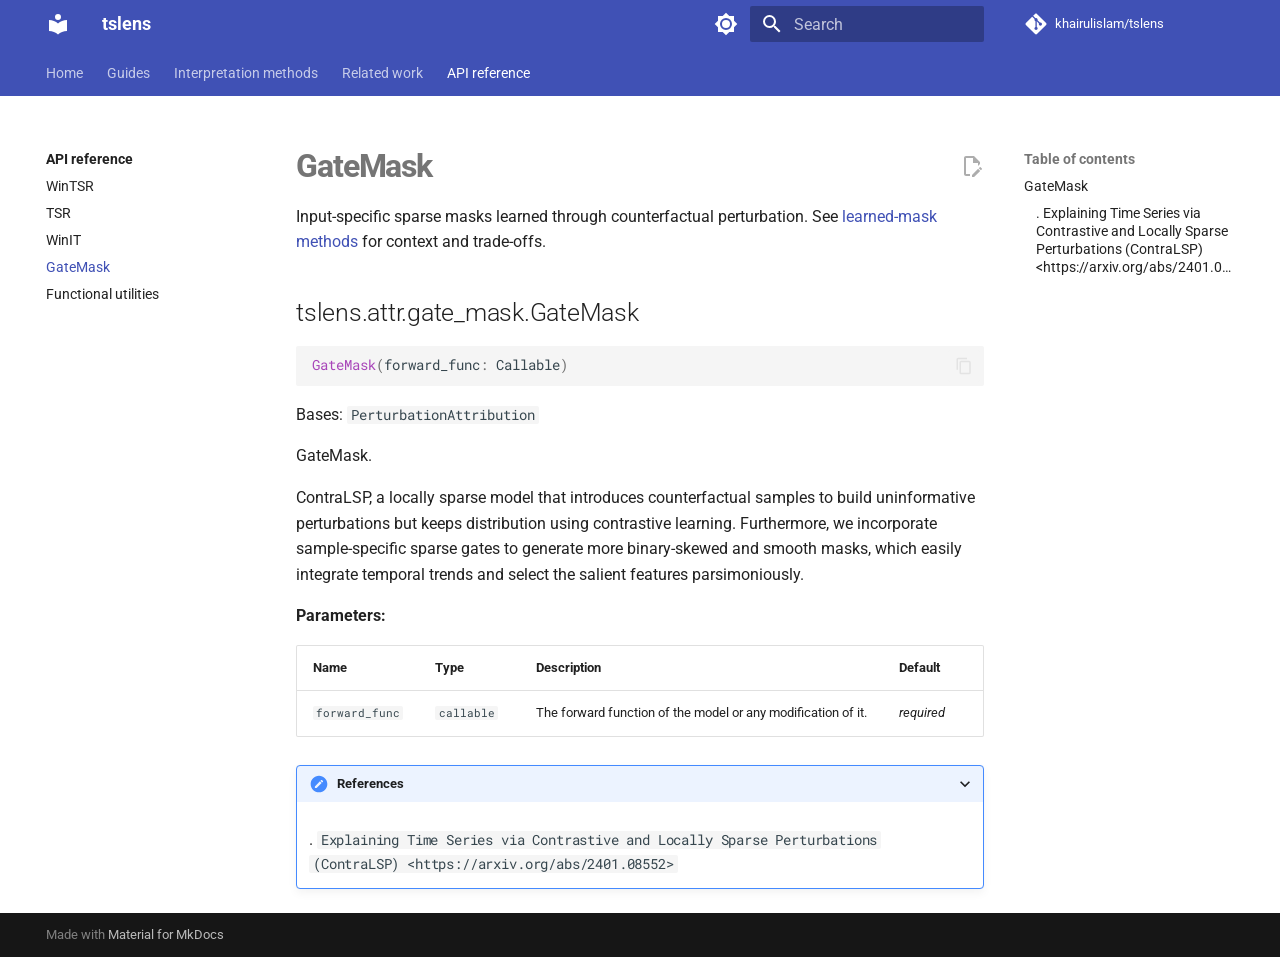
<file: reference/gate_mask/index.html>
<!doctype html>
<html lang="en" class="no-js">
  <head>
    
      <meta charset="utf-8">
      <meta name="viewport" content="width=device-width,initial-scale=1">
      
        <meta name="description" content="A consistent PyTorch interface for time-series attribution methods.">
      
      
      
        <link rel="canonical" href="https://khairulislam.github.io/tslens/reference/gate_mask/">
      
      
        <link rel="prev" href="../winit/">
      
      
        <link rel="next" href="../functional/">
      
      
        
      
      
      <link rel="icon" href="../../assets/images/favicon.png">
      <meta name="generator" content="mkdocs-1.6.1, mkdocs-material-9.7.7">
    
    
      
        <title>GateMask - tslens</title>
      
    
    
      <link rel="stylesheet" href="../../assets/stylesheets/main.ec1eaa64.min.css">
      
        
        <link rel="stylesheet" href="../../assets/stylesheets/palette.ab4e12ef.min.css">
      
      


    
    
      
    
    
      
        
        
        <link rel="preconnect" href="https://fonts.gstatic.com" crossorigin>
        <link rel="stylesheet" href="https://fonts.googleapis.com/css?family=Roboto:300,300i,400,400i,700,700i%7CRoboto+Mono:400,400i,700,700i&display=fallback">
        <style>:root{--md-text-font:"Roboto";--md-code-font:"Roboto Mono"}</style>
      
    
    
      <link rel="stylesheet" href="../../assets/_mkdocstrings.css">
    
      <link rel="stylesheet" href="../../stylesheets/extra.css">
    
    <script>__md_scope=new URL("../..",location),__md_hash=e=>[...e].reduce(((e,_)=>(e<<5)-e+_.charCodeAt(0)),0),__md_get=(e,_=localStorage,t=__md_scope)=>JSON.parse(_.getItem(t.pathname+"."+e)),__md_set=(e,_,t=localStorage,a=__md_scope)=>{try{t.setItem(a.pathname+"."+e,JSON.stringify(_))}catch(e){}}</script>
    
      

    
    
  </head>
  
  
    
    
      
    
    
    
    
    <body dir="ltr" data-md-color-scheme="default" data-md-color-primary="indigo" data-md-color-accent="indigo">
  
    
    <input class="md-toggle" data-md-toggle="drawer" type="checkbox" id="__drawer" autocomplete="off">
    <input class="md-toggle" data-md-toggle="search" type="checkbox" id="__search" autocomplete="off">
    <label class="md-overlay" for="__drawer"></label>
    <div data-md-component="skip">
      
        
        <a href="#gatemask" class="md-skip">
          Skip to content
        </a>
      
    </div>
    <div data-md-component="announce">
      
    </div>
    
    
      

<header class="md-header" data-md-component="header">
  <nav class="md-header__inner md-grid" aria-label="Header">
    <a href="../.." title="tslens" class="md-header__button md-logo" aria-label="tslens" data-md-component="logo">
      
  
  <svg xmlns="http://www.w3.org/2000/svg" viewBox="0 0 24 24"><path d="M12 8a3 3 0 0 0 3-3 3 3 0 0 0-3-3 3 3 0 0 0-3 3 3 3 0 0 0 3 3m0 3.54C9.64 9.35 6.5 8 3 8v11c3.5 0 6.64 1.35 9 3.54 2.36-2.19 5.5-3.54 9-3.54V8c-3.5 0-6.64 1.35-9 3.54"/></svg>

    </a>
    <label class="md-header__button md-icon" for="__drawer">
      
      <svg xmlns="http://www.w3.org/2000/svg" viewBox="0 0 24 24"><path d="M3 6h18v2H3zm0 5h18v2H3zm0 5h18v2H3z"/></svg>
    </label>
    <div class="md-header__title" data-md-component="header-title">
      <div class="md-header__ellipsis">
        <div class="md-header__topic">
          <span class="md-ellipsis">
            tslens
          </span>
        </div>
        <div class="md-header__topic" data-md-component="header-topic">
          <span class="md-ellipsis">
            
              GateMask
            
          </span>
        </div>
      </div>
    </div>
    
      
        <form class="md-header__option" data-md-component="palette">
  
    
    
    
    <input class="md-option" data-md-color-media="(prefers-color-scheme: light)" data-md-color-scheme="default" data-md-color-primary="indigo" data-md-color-accent="indigo"  aria-label="Switch to dark mode"  type="radio" name="__palette" id="__palette_0">
    
      <label class="md-header__button md-icon" title="Switch to dark mode" for="__palette_1" hidden>
        <svg xmlns="http://www.w3.org/2000/svg" viewBox="0 0 24 24"><path d="M12 8a4 4 0 0 0-4 4 4 4 0 0 0 4 4 4 4 0 0 0 4-4 4 4 0 0 0-4-4m0 10a6 6 0 0 1-6-6 6 6 0 0 1 6-6 6 6 0 0 1 6 6 6 6 0 0 1-6 6m8-9.31V4h-4.69L12 .69 8.69 4H4v4.69L.69 12 4 15.31V20h4.69L12 23.31 15.31 20H20v-4.69L23.31 12z"/></svg>
      </label>
    
  
    
    
    
    <input class="md-option" data-md-color-media="(prefers-color-scheme: dark)" data-md-color-scheme="slate" data-md-color-primary="indigo" data-md-color-accent="indigo"  aria-label="Switch to light mode"  type="radio" name="__palette" id="__palette_1">
    
      <label class="md-header__button md-icon" title="Switch to light mode" for="__palette_0" hidden>
        <svg xmlns="http://www.w3.org/2000/svg" viewBox="0 0 24 24"><path d="M12 18c-.89 0-1.74-.2-2.5-.55C11.56 16.5 13 14.42 13 12s-1.44-4.5-3.5-5.45C10.26 6.2 11.11 6 12 6a6 6 0 0 1 6 6 6 6 0 0 1-6 6m8-9.31V4h-4.69L12 .69 8.69 4H4v4.69L.69 12 4 15.31V20h4.69L12 23.31 15.31 20H20v-4.69L23.31 12z"/></svg>
      </label>
    
  
</form>
      
    
    
      <script>var palette=__md_get("__palette");if(palette&&palette.color){if("(prefers-color-scheme)"===palette.color.media){var media=matchMedia("(prefers-color-scheme: light)"),input=document.querySelector(media.matches?"[data-md-color-media='(prefers-color-scheme: light)']":"[data-md-color-media='(prefers-color-scheme: dark)']");palette.color.media=input.getAttribute("data-md-color-media"),palette.color.scheme=input.getAttribute("data-md-color-scheme"),palette.color.primary=input.getAttribute("data-md-color-primary"),palette.color.accent=input.getAttribute("data-md-color-accent")}for(var[key,value]of Object.entries(palette.color))document.body.setAttribute("data-md-color-"+key,value)}</script>
    
    
    
      
      
        <label class="md-header__button md-icon" for="__search">
          
          <svg xmlns="http://www.w3.org/2000/svg" viewBox="0 0 24 24"><path d="M9.5 3A6.5 6.5 0 0 1 16 9.5c0 1.61-.59 3.09-1.56 4.23l.27.27h.79l5 5-1.5 1.5-5-5v-.79l-.27-.27A6.52 6.52 0 0 1 9.5 16 6.5 6.5 0 0 1 3 9.5 6.5 6.5 0 0 1 9.5 3m0 2C7 5 5 7 5 9.5S7 14 9.5 14 14 12 14 9.5 12 5 9.5 5"/></svg>
        </label>
        <div class="md-search" data-md-component="search" role="dialog">
  <label class="md-search__overlay" for="__search"></label>
  <div class="md-search__inner" role="search">
    <form class="md-search__form" name="search">
      <input type="text" class="md-search__input" name="query" aria-label="Search" placeholder="Search" autocapitalize="off" autocorrect="off" autocomplete="off" spellcheck="false" data-md-component="search-query" required>
      <label class="md-search__icon md-icon" for="__search">
        
        <svg xmlns="http://www.w3.org/2000/svg" viewBox="0 0 24 24"><path d="M9.5 3A6.5 6.5 0 0 1 16 9.5c0 1.61-.59 3.09-1.56 4.23l.27.27h.79l5 5-1.5 1.5-5-5v-.79l-.27-.27A6.52 6.52 0 0 1 9.5 16 6.5 6.5 0 0 1 3 9.5 6.5 6.5 0 0 1 9.5 3m0 2C7 5 5 7 5 9.5S7 14 9.5 14 14 12 14 9.5 12 5 9.5 5"/></svg>
        
        <svg xmlns="http://www.w3.org/2000/svg" viewBox="0 0 24 24"><path d="M20 11v2H8l5.5 5.5-1.42 1.42L4.16 12l7.92-7.92L13.5 5.5 8 11z"/></svg>
      </label>
      <nav class="md-search__options" aria-label="Search">
        
        <button type="reset" class="md-search__icon md-icon" title="Clear" aria-label="Clear" tabindex="-1">
          
          <svg xmlns="http://www.w3.org/2000/svg" viewBox="0 0 24 24"><path d="M19 6.41 17.59 5 12 10.59 6.41 5 5 6.41 10.59 12 5 17.59 6.41 19 12 13.41 17.59 19 19 17.59 13.41 12z"/></svg>
        </button>
      </nav>
      
        <div class="md-search__suggest" data-md-component="search-suggest"></div>
      
    </form>
    <div class="md-search__output">
      <div class="md-search__scrollwrap" tabindex="0" data-md-scrollfix>
        <div class="md-search-result" data-md-component="search-result">
          <div class="md-search-result__meta">
            Initializing search
          </div>
          <ol class="md-search-result__list" role="presentation"></ol>
        </div>
      </div>
    </div>
  </div>
</div>
      
    
    
      <div class="md-header__source">
        <a href="https://github.com/khairulislam/tslens" title="Go to repository" class="md-source" data-md-component="source">
  <div class="md-source__icon md-icon">
    
    <svg xmlns="http://www.w3.org/2000/svg" viewBox="0 0 448 512"><!--! Font Awesome Free 7.1.0 by @fontawesome - https://fontawesome.com License - https://fontawesome.com/license/free (Icons: CC BY 4.0, Fonts: SIL OFL 1.1, Code: MIT License) Copyright 2025 Fonticons, Inc.--><path d="M439.6 236.1 244 40.5c-5.4-5.5-12.8-8.5-20.4-8.5s-15 3-20.4 8.4L162.5 81l51.5 51.5c27.1-9.1 52.7 16.8 43.4 43.7l49.7 49.7c34.2-11.8 61.2 31 35.5 56.7-26.5 26.5-70.2-2.9-56-37.3L240.3 199v121.9c25.3 12.5 22.3 41.8 9.1 55-6.4 6.4-15.2 10.1-24.3 10.1s-17.8-3.6-24.3-10.1c-17.6-17.6-11.1-46.9 11.2-56v-123c-20.8-8.5-24.6-30.7-18.6-45L142.6 101 8.5 235.1C3 240.6 0 247.9 0 255.5s3 15 8.5 20.4l195.6 195.7c5.4 5.4 12.7 8.4 20.4 8.4s15-3 20.4-8.4l194.7-194.7c5.4-5.4 8.4-12.8 8.4-20.4s-3-15-8.4-20.4"/></svg>
  </div>
  <div class="md-source__repository">
    khairulislam/tslens
  </div>
</a>
      </div>
    
  </nav>
  
</header>
    
    <div class="md-container" data-md-component="container">
      
      
        
          
            
<nav class="md-tabs" aria-label="Tabs" data-md-component="tabs">
  <div class="md-grid">
    <ul class="md-tabs__list">
      
        
  
  
  
  
    <li class="md-tabs__item">
      <a href="../.." class="md-tabs__link">
        
  
  
    
  
  Home

      </a>
    </li>
  

      
        
  
  
  
  
    
    
      <li class="md-tabs__item">
        <a href="../../integration/" class="md-tabs__link">
          
  
  
    
  
  Guides

        </a>
      </li>
    
  

      
        
  
  
  
  
    <li class="md-tabs__item">
      <a href="../../methods/" class="md-tabs__link">
        
  
  
    
  
  Interpretation methods

      </a>
    </li>
  

      
        
  
  
  
  
    <li class="md-tabs__item">
      <a href="../../related_works/" class="md-tabs__link">
        
  
  
    
  
  Related work

      </a>
    </li>
  

      
        
  
  
  
    
  
  
    
    
      <li class="md-tabs__item md-tabs__item--active">
        <a href="../" class="md-tabs__link">
          
  
  
    
  
  API reference

        </a>
      </li>
    
  

      
    </ul>
  </div>
</nav>
          
        
      
      <main class="md-main" data-md-component="main">
        <div class="md-main__inner md-grid">
          
            
              
              <div class="md-sidebar md-sidebar--primary" data-md-component="sidebar" data-md-type="navigation" >
                <div class="md-sidebar__scrollwrap">
                  <div class="md-sidebar__inner">
                    


  


<nav class="md-nav md-nav--primary md-nav--lifted" aria-label="Navigation" data-md-level="0">
  <label class="md-nav__title" for="__drawer">
    <a href="../.." title="tslens" class="md-nav__button md-logo" aria-label="tslens" data-md-component="logo">
      
  
  <svg xmlns="http://www.w3.org/2000/svg" viewBox="0 0 24 24"><path d="M12 8a3 3 0 0 0 3-3 3 3 0 0 0-3-3 3 3 0 0 0-3 3 3 3 0 0 0 3 3m0 3.54C9.64 9.35 6.5 8 3 8v11c3.5 0 6.64 1.35 9 3.54 2.36-2.19 5.5-3.54 9-3.54V8c-3.5 0-6.64 1.35-9 3.54"/></svg>

    </a>
    tslens
  </label>
  
    <div class="md-nav__source">
      <a href="https://github.com/khairulislam/tslens" title="Go to repository" class="md-source" data-md-component="source">
  <div class="md-source__icon md-icon">
    
    <svg xmlns="http://www.w3.org/2000/svg" viewBox="0 0 448 512"><!--! Font Awesome Free 7.1.0 by @fontawesome - https://fontawesome.com License - https://fontawesome.com/license/free (Icons: CC BY 4.0, Fonts: SIL OFL 1.1, Code: MIT License) Copyright 2025 Fonticons, Inc.--><path d="M439.6 236.1 244 40.5c-5.4-5.5-12.8-8.5-20.4-8.5s-15 3-20.4 8.4L162.5 81l51.5 51.5c27.1-9.1 52.7 16.8 43.4 43.7l49.7 49.7c34.2-11.8 61.2 31 35.5 56.7-26.5 26.5-70.2-2.9-56-37.3L240.3 199v121.9c25.3 12.5 22.3 41.8 9.1 55-6.4 6.4-15.2 10.1-24.3 10.1s-17.8-3.6-24.3-10.1c-17.6-17.6-11.1-46.9 11.2-56v-123c-20.8-8.5-24.6-30.7-18.6-45L142.6 101 8.5 235.1C3 240.6 0 247.9 0 255.5s3 15 8.5 20.4l195.6 195.7c5.4 5.4 12.7 8.4 20.4 8.4s15-3 20.4-8.4l194.7-194.7c5.4-5.4 8.4-12.8 8.4-20.4s-3-15-8.4-20.4"/></svg>
  </div>
  <div class="md-source__repository">
    khairulislam/tslens
  </div>
</a>
    </div>
  
  <ul class="md-nav__list" data-md-scrollfix>
    
      
      
  
  
  
  
    <li class="md-nav__item">
      <a href="../.." class="md-nav__link">
        
  
  
  <span class="md-ellipsis">
    
  
    Home
  

    
  </span>
  
  

      </a>
    </li>
  

    
      
      
  
  
  
  
    
    
      
        
      
        
      
    
    
    
      
      
        
      
    
    
    <li class="md-nav__item md-nav__item--nested">
      
        
        
        <input class="md-nav__toggle md-toggle " type="checkbox" id="__nav_2" >
        
          
          <label class="md-nav__link" for="__nav_2" id="__nav_2_label" tabindex="0">
            
  
  
  <span class="md-ellipsis">
    
  
    Guides
  

    
  </span>
  
  

            <span class="md-nav__icon md-icon"></span>
          </label>
        
        <nav class="md-nav" data-md-level="1" aria-labelledby="__nav_2_label" aria-expanded="false">
          <label class="md-nav__title" for="__nav_2">
            <span class="md-nav__icon md-icon"></span>
            
  
    Guides
  

          </label>
          <ul class="md-nav__list" data-md-scrollfix>
            
              
                
  
  
  
  
    <li class="md-nav__item">
      <a href="../../integration/" class="md-nav__link">
        
  
  
  <span class="md-ellipsis">
    
  
    Integration cookbook
  

    
  </span>
  
  

      </a>
    </li>
  

              
            
              
                
  
  
  
  
    <li class="md-nav__item">
      <a href="../../models/" class="md-nav__link">
        
  
  
  <span class="md-ellipsis">
    
  
    Supported models
  

    
  </span>
  
  

      </a>
    </li>
  

              
            
          </ul>
        </nav>
      
    </li>
  

    
      
      
  
  
  
  
    <li class="md-nav__item">
      <a href="../../methods/" class="md-nav__link">
        
  
  
  <span class="md-ellipsis">
    
  
    Interpretation methods
  

    
  </span>
  
  

      </a>
    </li>
  

    
      
      
  
  
  
  
    <li class="md-nav__item">
      <a href="../../related_works/" class="md-nav__link">
        
  
  
  <span class="md-ellipsis">
    
  
    Related work
  

    
  </span>
  
  

      </a>
    </li>
  

    
      
      
  
  
    
  
  
  
    
    
      
        
          
        
      
        
      
        
      
        
      
        
      
        
      
    
    
    
      
        
        
      
      
        
      
    
    
    <li class="md-nav__item md-nav__item--active md-nav__item--section md-nav__item--nested">
      
        
        
        <input class="md-nav__toggle md-toggle " type="checkbox" id="__nav_5" checked>
        
          
          <div class="md-nav__link md-nav__container">
            <a href="../" class="md-nav__link ">
              
  
  
  <span class="md-ellipsis">
    
  
    API reference
  

    
  </span>
  
  

            </a>
            
              
              <label class="md-nav__link " for="__nav_5" id="__nav_5_label" tabindex="">
                <span class="md-nav__icon md-icon"></span>
              </label>
            
          </div>
        
        <nav class="md-nav" data-md-level="1" aria-labelledby="__nav_5_label" aria-expanded="true">
          <label class="md-nav__title" for="__nav_5">
            <span class="md-nav__icon md-icon"></span>
            
  
    API reference
  

          </label>
          <ul class="md-nav__list" data-md-scrollfix>
            
              
            
              
                
  
  
  
  
    <li class="md-nav__item">
      <a href="../wintsr/" class="md-nav__link">
        
  
  
  <span class="md-ellipsis">
    
  
    WinTSR
  

    
  </span>
  
  

      </a>
    </li>
  

              
            
              
                
  
  
  
  
    <li class="md-nav__item">
      <a href="../tsr/" class="md-nav__link">
        
  
  
  <span class="md-ellipsis">
    
  
    TSR
  

    
  </span>
  
  

      </a>
    </li>
  

              
            
              
                
  
  
  
  
    <li class="md-nav__item">
      <a href="../winit/" class="md-nav__link">
        
  
  
  <span class="md-ellipsis">
    
  
    WinIT
  

    
  </span>
  
  

      </a>
    </li>
  

              
            
              
                
  
  
    
  
  
  
    <li class="md-nav__item md-nav__item--active">
      
      <input class="md-nav__toggle md-toggle" type="checkbox" id="__toc">
      
      
        
      
      
        <label class="md-nav__link md-nav__link--active" for="__toc">
          
  
  
  <span class="md-ellipsis">
    
  
    GateMask
  

    
  </span>
  
  

          <span class="md-nav__icon md-icon"></span>
        </label>
      
      <a href="./" class="md-nav__link md-nav__link--active">
        
  
  
  <span class="md-ellipsis">
    
  
    GateMask
  

    
  </span>
  
  

      </a>
      
        

<nav class="md-nav md-nav--secondary" aria-label="Table of contents">
  
  
  
    
  
  
    <label class="md-nav__title" for="__toc">
      <span class="md-nav__icon md-icon"></span>
      Table of contents
    </label>
    <ul class="md-nav__list" data-md-component="toc" data-md-scrollfix>
      
        <li class="md-nav__item">
  <a href="#tslens.attr.gate_mask.GateMask" class="md-nav__link">
    <span class="md-ellipsis">
      
        GateMask
      
    </span>
  </a>
  
    <nav class="md-nav" aria-label="GateMask">
      <ul class="md-nav__list">
        
          <li class="md-nav__item">
  <a href="#tslens.attr.gate_mask.GateMask--explaining-time-series-via-contrastive-and-locally-sparse-perturbations-contralsp-httpsarxivorgabs240108552" class="md-nav__link">
    <span class="md-ellipsis">
      
        . Explaining Time Series via Contrastive and Locally Sparse Perturbations (ContraLSP) &lt;https://arxiv.org/abs/2401.08552&gt;
      
    </span>
  </a>
  
</li>
        
      </ul>
    </nav>
  
</li>
      
    </ul>
  
</nav>
      
    </li>
  

              
            
              
                
  
  
  
  
    <li class="md-nav__item">
      <a href="../functional/" class="md-nav__link">
        
  
  
  <span class="md-ellipsis">
    
  
    Functional utilities
  

    
  </span>
  
  

      </a>
    </li>
  

              
            
          </ul>
        </nav>
      
    </li>
  

    
  </ul>
</nav>
                  </div>
                </div>
              </div>
            
            
              
              <div class="md-sidebar md-sidebar--secondary" data-md-component="sidebar" data-md-type="toc" >
                <div class="md-sidebar__scrollwrap">
                  <div class="md-sidebar__inner">
                    

<nav class="md-nav md-nav--secondary" aria-label="Table of contents">
  
  
  
    
  
  
    <label class="md-nav__title" for="__toc">
      <span class="md-nav__icon md-icon"></span>
      Table of contents
    </label>
    <ul class="md-nav__list" data-md-component="toc" data-md-scrollfix>
      
        <li class="md-nav__item">
  <a href="#tslens.attr.gate_mask.GateMask" class="md-nav__link">
    <span class="md-ellipsis">
      
        GateMask
      
    </span>
  </a>
  
    <nav class="md-nav" aria-label="GateMask">
      <ul class="md-nav__list">
        
          <li class="md-nav__item">
  <a href="#tslens.attr.gate_mask.GateMask--explaining-time-series-via-contrastive-and-locally-sparse-perturbations-contralsp-httpsarxivorgabs240108552" class="md-nav__link">
    <span class="md-ellipsis">
      
        . Explaining Time Series via Contrastive and Locally Sparse Perturbations (ContraLSP) &lt;https://arxiv.org/abs/2401.08552&gt;
      
    </span>
  </a>
  
</li>
        
      </ul>
    </nav>
  
</li>
      
    </ul>
  
</nav>
                  </div>
                </div>
              </div>
            
          
          
            <div class="md-content" data-md-component="content">
              
              <article class="md-content__inner md-typeset">
                
                  


  
    <a href="https://github.com/khairulislam/tslens/edit/main/docs/reference/gate_mask.md" title="Edit this page" class="md-content__button md-icon" rel="edit">
      
      <svg xmlns="http://www.w3.org/2000/svg" viewBox="0 0 24 24"><path d="M10 20H6V4h7v5h5v3.1l2-2V8l-6-6H6c-1.1 0-2 .9-2 2v16c0 1.1.9 2 2 2h4zm10.2-7c.1 0 .3.1.4.2l1.3 1.3c.2.2.2.6 0 .8l-1 1-2.1-2.1 1-1c.1-.1.2-.2.4-.2m0 3.9L14.1 23H12v-2.1l6.1-6.1z"/></svg>
    </a>
  
  


<h1 id="gatemask">GateMask<a class="headerlink" href="#gatemask" title="Permanent link">&para;</a></h1>
<p>Input-specific sparse masks learned through counterfactual perturbation. See
<a href="../../methods/#learned-masks">learned-mask methods</a> for context and trade-offs.</p>


<div class="doc doc-object doc-class">



<h2 id="tslens.attr.gate_mask.GateMask" class="doc doc-heading">
            <span class="doc doc-object-name doc-class-name">tslens.attr.gate_mask.GateMask</span>


<a href="#tslens.attr.gate_mask.GateMask" class="headerlink" title="Permanent link">&para;</a></h2>
<div class="doc-signature highlight"><pre><span></span><code><span class="nf">GateMask</span><span class="p">(</span><span class="n">forward_func</span><span class="p">:</span> <span class="n">Callable</span><span class="p">)</span>
</code></pre></div>

    <div class="doc doc-contents first">
            <p class="doc doc-class-bases">
              Bases: <code><span title="captum.attr._utils.attribution.PerturbationAttribution">PerturbationAttribution</span></code></p>



        <p>GateMask.</p>
<p>ContraLSP, a locally sparse model that introduces counterfactual 
samples to build uninformative perturbations but keeps distribution 
using contrastive learning. Furthermore, we incorporate sample-specific 
sparse gates to generate more binary-skewed and smooth
masks, which easily integrate temporal trends and select the salient 
features parsimoniously.</p>


<p><span class="doc-section-title">Parameters:</span></p>
    <table>
      <thead>
        <tr>
          <th>Name</th>
          <th>Type</th>
          <th>Description</th>
          <th>Default</th>
        </tr>
      </thead>
      <tbody>
          <tr class="doc-section-item">
            <td>
                <code>forward_func</code>
            </td>
            <td>
                  <code><span title="callable">callable</span></code>
            </td>
            <td>
              <div class="doc-md-description">
                <p>The forward function of the model or any
modification of it.</p>
              </div>
            </td>
            <td>
                <em>required</em>
            </td>
          </tr>
      </tbody>
    </table>


<details class="references" open>
  <summary>References</summary>
  <h3 id="tslens.attr.gate_mask.GateMask--explaining-time-series-via-contrastive-and-locally-sparse-perturbations-contralsp-httpsarxivorgabs240108552">. <code>Explaining Time Series via Contrastive and Locally Sparse Perturbations (ContraLSP) &lt;https://arxiv.org/abs/2401.08552&gt;</code><a class="headerlink" href="#tslens.attr.gate_mask.GateMask--explaining-time-series-via-contrastive-and-locally-sparse-perturbations-contralsp-httpsarxivorgabs240108552" title="Permanent link">&para;</a></h3>
</details>










<div class="doc doc-children">












  </div>

    </div>

</div>












                
              </article>
            </div>
          
          
  <script>var tabs=__md_get("__tabs");if(Array.isArray(tabs))e:for(var set of document.querySelectorAll(".tabbed-set")){var labels=set.querySelector(".tabbed-labels");for(var tab of tabs)for(var label of labels.getElementsByTagName("label"))if(label.innerText.trim()===tab){var input=document.getElementById(label.htmlFor);input.checked=!0;continue e}}</script>

<script>var target=document.getElementById(location.hash.slice(1));target&&target.name&&(target.checked=target.name.startsWith("__tabbed_"))</script>
        </div>
        
          <button type="button" class="md-top md-icon" data-md-component="top" hidden>
  
  <svg xmlns="http://www.w3.org/2000/svg" viewBox="0 0 24 24"><path d="M13 20h-2V8l-5.5 5.5-1.42-1.42L12 4.16l7.92 7.92-1.42 1.42L13 8z"/></svg>
  Back to top
</button>
        
      </main>
      
        <footer class="md-footer">
  
  <div class="md-footer-meta md-typeset">
    <div class="md-footer-meta__inner md-grid">
      <div class="md-copyright">
  
  
    Made with
    <a href="https://squidfunk.github.io/mkdocs-material/" target="_blank" rel="noopener">
      Material for MkDocs
    </a>
  
</div>
      
    </div>
  </div>
</footer>
      
    </div>
    <div class="md-dialog" data-md-component="dialog">
      <div class="md-dialog__inner md-typeset"></div>
    </div>
    
      <div class="md-progress" data-md-component="progress" role="progressbar"></div>
    
    
    
      
      
      <script id="__config" type="application/json">{"annotate": null, "base": "../..", "features": ["navigation.tabs", "navigation.sections", "navigation.indexes", "navigation.instant", "navigation.instant.progress", "navigation.top", "search.suggest", "search.highlight", "content.tabs.link", "content.code.copy", "content.code.annotate", "content.action.edit"], "search": "../../assets/javascripts/workers/search.2c215733.min.js", "tags": null, "translations": {"clipboard.copied": "Copied to clipboard", "clipboard.copy": "Copy to clipboard", "search.result.more.one": "1 more on this page", "search.result.more.other": "# more on this page", "search.result.none": "No matching documents", "search.result.one": "1 matching document", "search.result.other": "# matching documents", "search.result.placeholder": "Type to start searching", "search.result.term.missing": "Missing", "select.version": "Select version"}, "version": null}</script>
    
    
      <script src="../../assets/javascripts/bundle.d7400e89.min.js"></script>
      
    
  </body>
</html>
</file>
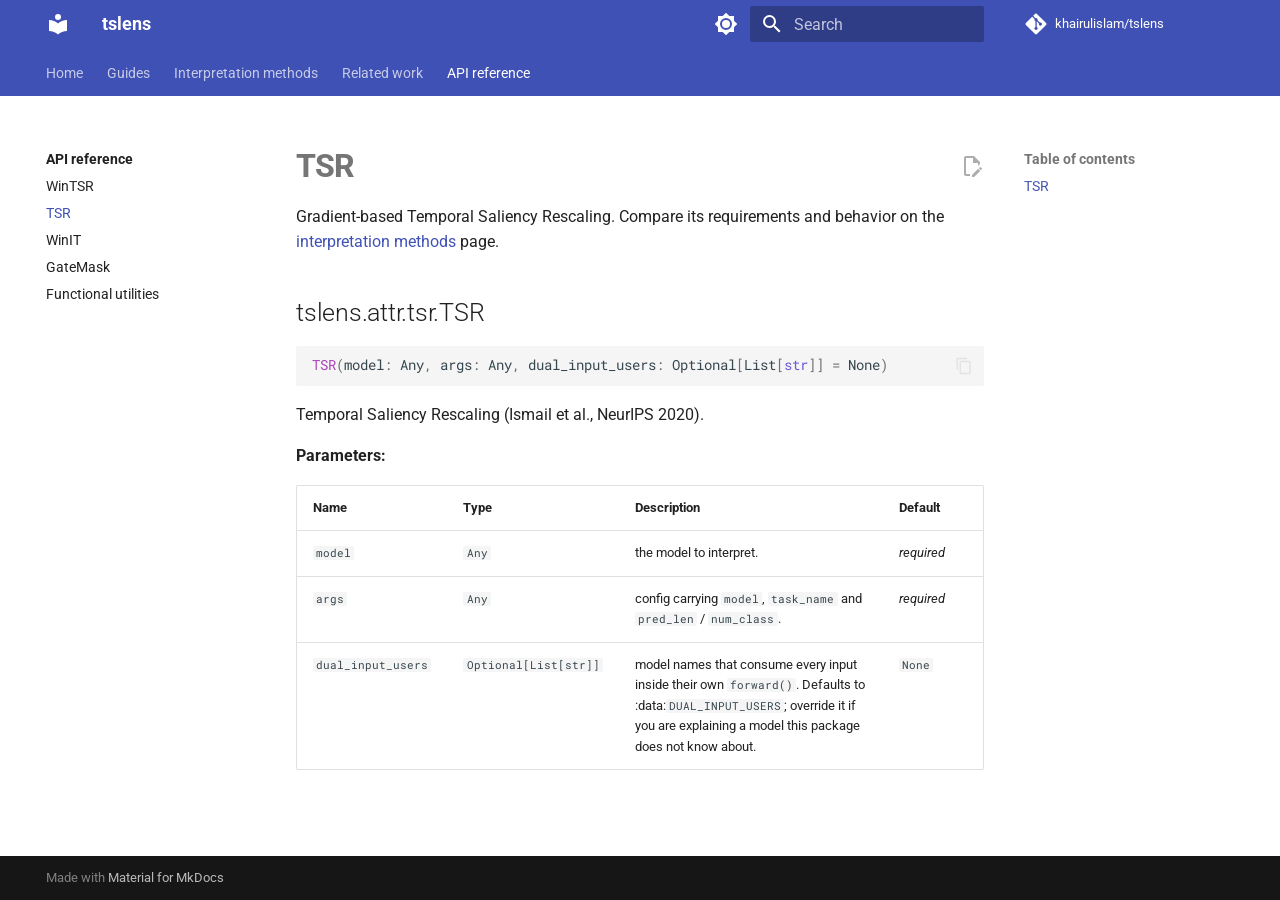
<file: reference/tsr/index.html>
<!doctype html>
<html lang="en" class="no-js">
  <head>
    
      <meta charset="utf-8">
      <meta name="viewport" content="width=device-width,initial-scale=1">
      
        <meta name="description" content="A consistent PyTorch interface for time-series attribution methods.">
      
      
      
        <link rel="canonical" href="https://khairulislam.github.io/tslens/reference/tsr/">
      
      
        <link rel="prev" href="../wintsr/">
      
      
        <link rel="next" href="../winit/">
      
      
        
      
      
      <link rel="icon" href="../../assets/images/favicon.png">
      <meta name="generator" content="mkdocs-1.6.1, mkdocs-material-9.7.7">
    
    
      
        <title>TSR - tslens</title>
      
    
    
      <link rel="stylesheet" href="../../assets/stylesheets/main.ec1eaa64.min.css">
      
        
        <link rel="stylesheet" href="../../assets/stylesheets/palette.ab4e12ef.min.css">
      
      


    
    
      
    
    
      
        
        
        <link rel="preconnect" href="https://fonts.gstatic.com" crossorigin>
        <link rel="stylesheet" href="https://fonts.googleapis.com/css?family=Roboto:300,300i,400,400i,700,700i%7CRoboto+Mono:400,400i,700,700i&display=fallback">
        <style>:root{--md-text-font:"Roboto";--md-code-font:"Roboto Mono"}</style>
      
    
    
      <link rel="stylesheet" href="../../assets/_mkdocstrings.css">
    
      <link rel="stylesheet" href="../../stylesheets/extra.css">
    
    <script>__md_scope=new URL("../..",location),__md_hash=e=>[...e].reduce(((e,_)=>(e<<5)-e+_.charCodeAt(0)),0),__md_get=(e,_=localStorage,t=__md_scope)=>JSON.parse(_.getItem(t.pathname+"."+e)),__md_set=(e,_,t=localStorage,a=__md_scope)=>{try{t.setItem(a.pathname+"."+e,JSON.stringify(_))}catch(e){}}</script>
    
      

    
    
  </head>
  
  
    
    
      
    
    
    
    
    <body dir="ltr" data-md-color-scheme="default" data-md-color-primary="indigo" data-md-color-accent="indigo">
  
    
    <input class="md-toggle" data-md-toggle="drawer" type="checkbox" id="__drawer" autocomplete="off">
    <input class="md-toggle" data-md-toggle="search" type="checkbox" id="__search" autocomplete="off">
    <label class="md-overlay" for="__drawer"></label>
    <div data-md-component="skip">
      
        
        <a href="#tsr" class="md-skip">
          Skip to content
        </a>
      
    </div>
    <div data-md-component="announce">
      
    </div>
    
    
      

<header class="md-header" data-md-component="header">
  <nav class="md-header__inner md-grid" aria-label="Header">
    <a href="../.." title="tslens" class="md-header__button md-logo" aria-label="tslens" data-md-component="logo">
      
  
  <svg xmlns="http://www.w3.org/2000/svg" viewBox="0 0 24 24"><path d="M12 8a3 3 0 0 0 3-3 3 3 0 0 0-3-3 3 3 0 0 0-3 3 3 3 0 0 0 3 3m0 3.54C9.64 9.35 6.5 8 3 8v11c3.5 0 6.64 1.35 9 3.54 2.36-2.19 5.5-3.54 9-3.54V8c-3.5 0-6.64 1.35-9 3.54"/></svg>

    </a>
    <label class="md-header__button md-icon" for="__drawer">
      
      <svg xmlns="http://www.w3.org/2000/svg" viewBox="0 0 24 24"><path d="M3 6h18v2H3zm0 5h18v2H3zm0 5h18v2H3z"/></svg>
    </label>
    <div class="md-header__title" data-md-component="header-title">
      <div class="md-header__ellipsis">
        <div class="md-header__topic">
          <span class="md-ellipsis">
            tslens
          </span>
        </div>
        <div class="md-header__topic" data-md-component="header-topic">
          <span class="md-ellipsis">
            
              TSR
            
          </span>
        </div>
      </div>
    </div>
    
      
        <form class="md-header__option" data-md-component="palette">
  
    
    
    
    <input class="md-option" data-md-color-media="(prefers-color-scheme: light)" data-md-color-scheme="default" data-md-color-primary="indigo" data-md-color-accent="indigo"  aria-label="Switch to dark mode"  type="radio" name="__palette" id="__palette_0">
    
      <label class="md-header__button md-icon" title="Switch to dark mode" for="__palette_1" hidden>
        <svg xmlns="http://www.w3.org/2000/svg" viewBox="0 0 24 24"><path d="M12 8a4 4 0 0 0-4 4 4 4 0 0 0 4 4 4 4 0 0 0 4-4 4 4 0 0 0-4-4m0 10a6 6 0 0 1-6-6 6 6 0 0 1 6-6 6 6 0 0 1 6 6 6 6 0 0 1-6 6m8-9.31V4h-4.69L12 .69 8.69 4H4v4.69L.69 12 4 15.31V20h4.69L12 23.31 15.31 20H20v-4.69L23.31 12z"/></svg>
      </label>
    
  
    
    
    
    <input class="md-option" data-md-color-media="(prefers-color-scheme: dark)" data-md-color-scheme="slate" data-md-color-primary="indigo" data-md-color-accent="indigo"  aria-label="Switch to light mode"  type="radio" name="__palette" id="__palette_1">
    
      <label class="md-header__button md-icon" title="Switch to light mode" for="__palette_0" hidden>
        <svg xmlns="http://www.w3.org/2000/svg" viewBox="0 0 24 24"><path d="M12 18c-.89 0-1.74-.2-2.5-.55C11.56 16.5 13 14.42 13 12s-1.44-4.5-3.5-5.45C10.26 6.2 11.11 6 12 6a6 6 0 0 1 6 6 6 6 0 0 1-6 6m8-9.31V4h-4.69L12 .69 8.69 4H4v4.69L.69 12 4 15.31V20h4.69L12 23.31 15.31 20H20v-4.69L23.31 12z"/></svg>
      </label>
    
  
</form>
      
    
    
      <script>var palette=__md_get("__palette");if(palette&&palette.color){if("(prefers-color-scheme)"===palette.color.media){var media=matchMedia("(prefers-color-scheme: light)"),input=document.querySelector(media.matches?"[data-md-color-media='(prefers-color-scheme: light)']":"[data-md-color-media='(prefers-color-scheme: dark)']");palette.color.media=input.getAttribute("data-md-color-media"),palette.color.scheme=input.getAttribute("data-md-color-scheme"),palette.color.primary=input.getAttribute("data-md-color-primary"),palette.color.accent=input.getAttribute("data-md-color-accent")}for(var[key,value]of Object.entries(palette.color))document.body.setAttribute("data-md-color-"+key,value)}</script>
    
    
    
      
      
        <label class="md-header__button md-icon" for="__search">
          
          <svg xmlns="http://www.w3.org/2000/svg" viewBox="0 0 24 24"><path d="M9.5 3A6.5 6.5 0 0 1 16 9.5c0 1.61-.59 3.09-1.56 4.23l.27.27h.79l5 5-1.5 1.5-5-5v-.79l-.27-.27A6.52 6.52 0 0 1 9.5 16 6.5 6.5 0 0 1 3 9.5 6.5 6.5 0 0 1 9.5 3m0 2C7 5 5 7 5 9.5S7 14 9.5 14 14 12 14 9.5 12 5 9.5 5"/></svg>
        </label>
        <div class="md-search" data-md-component="search" role="dialog">
  <label class="md-search__overlay" for="__search"></label>
  <div class="md-search__inner" role="search">
    <form class="md-search__form" name="search">
      <input type="text" class="md-search__input" name="query" aria-label="Search" placeholder="Search" autocapitalize="off" autocorrect="off" autocomplete="off" spellcheck="false" data-md-component="search-query" required>
      <label class="md-search__icon md-icon" for="__search">
        
        <svg xmlns="http://www.w3.org/2000/svg" viewBox="0 0 24 24"><path d="M9.5 3A6.5 6.5 0 0 1 16 9.5c0 1.61-.59 3.09-1.56 4.23l.27.27h.79l5 5-1.5 1.5-5-5v-.79l-.27-.27A6.52 6.52 0 0 1 9.5 16 6.5 6.5 0 0 1 3 9.5 6.5 6.5 0 0 1 9.5 3m0 2C7 5 5 7 5 9.5S7 14 9.5 14 14 12 14 9.5 12 5 9.5 5"/></svg>
        
        <svg xmlns="http://www.w3.org/2000/svg" viewBox="0 0 24 24"><path d="M20 11v2H8l5.5 5.5-1.42 1.42L4.16 12l7.92-7.92L13.5 5.5 8 11z"/></svg>
      </label>
      <nav class="md-search__options" aria-label="Search">
        
        <button type="reset" class="md-search__icon md-icon" title="Clear" aria-label="Clear" tabindex="-1">
          
          <svg xmlns="http://www.w3.org/2000/svg" viewBox="0 0 24 24"><path d="M19 6.41 17.59 5 12 10.59 6.41 5 5 6.41 10.59 12 5 17.59 6.41 19 12 13.41 17.59 19 19 17.59 13.41 12z"/></svg>
        </button>
      </nav>
      
        <div class="md-search__suggest" data-md-component="search-suggest"></div>
      
    </form>
    <div class="md-search__output">
      <div class="md-search__scrollwrap" tabindex="0" data-md-scrollfix>
        <div class="md-search-result" data-md-component="search-result">
          <div class="md-search-result__meta">
            Initializing search
          </div>
          <ol class="md-search-result__list" role="presentation"></ol>
        </div>
      </div>
    </div>
  </div>
</div>
      
    
    
      <div class="md-header__source">
        <a href="https://github.com/khairulislam/tslens" title="Go to repository" class="md-source" data-md-component="source">
  <div class="md-source__icon md-icon">
    
    <svg xmlns="http://www.w3.org/2000/svg" viewBox="0 0 448 512"><!--! Font Awesome Free 7.1.0 by @fontawesome - https://fontawesome.com License - https://fontawesome.com/license/free (Icons: CC BY 4.0, Fonts: SIL OFL 1.1, Code: MIT License) Copyright 2025 Fonticons, Inc.--><path d="M439.6 236.1 244 40.5c-5.4-5.5-12.8-8.5-20.4-8.5s-15 3-20.4 8.4L162.5 81l51.5 51.5c27.1-9.1 52.7 16.8 43.4 43.7l49.7 49.7c34.2-11.8 61.2 31 35.5 56.7-26.5 26.5-70.2-2.9-56-37.3L240.3 199v121.9c25.3 12.5 22.3 41.8 9.1 55-6.4 6.4-15.2 10.1-24.3 10.1s-17.8-3.6-24.3-10.1c-17.6-17.6-11.1-46.9 11.2-56v-123c-20.8-8.5-24.6-30.7-18.6-45L142.6 101 8.5 235.1C3 240.6 0 247.9 0 255.5s3 15 8.5 20.4l195.6 195.7c5.4 5.4 12.7 8.4 20.4 8.4s15-3 20.4-8.4l194.7-194.7c5.4-5.4 8.4-12.8 8.4-20.4s-3-15-8.4-20.4"/></svg>
  </div>
  <div class="md-source__repository">
    khairulislam/tslens
  </div>
</a>
      </div>
    
  </nav>
  
</header>
    
    <div class="md-container" data-md-component="container">
      
      
        
          
            
<nav class="md-tabs" aria-label="Tabs" data-md-component="tabs">
  <div class="md-grid">
    <ul class="md-tabs__list">
      
        
  
  
  
  
    <li class="md-tabs__item">
      <a href="../.." class="md-tabs__link">
        
  
  
    
  
  Home

      </a>
    </li>
  

      
        
  
  
  
  
    
    
      <li class="md-tabs__item">
        <a href="../../integration/" class="md-tabs__link">
          
  
  
    
  
  Guides

        </a>
      </li>
    
  

      
        
  
  
  
  
    <li class="md-tabs__item">
      <a href="../../methods/" class="md-tabs__link">
        
  
  
    
  
  Interpretation methods

      </a>
    </li>
  

      
        
  
  
  
  
    <li class="md-tabs__item">
      <a href="../../related_works/" class="md-tabs__link">
        
  
  
    
  
  Related work

      </a>
    </li>
  

      
        
  
  
  
    
  
  
    
    
      <li class="md-tabs__item md-tabs__item--active">
        <a href="../" class="md-tabs__link">
          
  
  
    
  
  API reference

        </a>
      </li>
    
  

      
    </ul>
  </div>
</nav>
          
        
      
      <main class="md-main" data-md-component="main">
        <div class="md-main__inner md-grid">
          
            
              
              <div class="md-sidebar md-sidebar--primary" data-md-component="sidebar" data-md-type="navigation" >
                <div class="md-sidebar__scrollwrap">
                  <div class="md-sidebar__inner">
                    


  


<nav class="md-nav md-nav--primary md-nav--lifted" aria-label="Navigation" data-md-level="0">
  <label class="md-nav__title" for="__drawer">
    <a href="../.." title="tslens" class="md-nav__button md-logo" aria-label="tslens" data-md-component="logo">
      
  
  <svg xmlns="http://www.w3.org/2000/svg" viewBox="0 0 24 24"><path d="M12 8a3 3 0 0 0 3-3 3 3 0 0 0-3-3 3 3 0 0 0-3 3 3 3 0 0 0 3 3m0 3.54C9.64 9.35 6.5 8 3 8v11c3.5 0 6.64 1.35 9 3.54 2.36-2.19 5.5-3.54 9-3.54V8c-3.5 0-6.64 1.35-9 3.54"/></svg>

    </a>
    tslens
  </label>
  
    <div class="md-nav__source">
      <a href="https://github.com/khairulislam/tslens" title="Go to repository" class="md-source" data-md-component="source">
  <div class="md-source__icon md-icon">
    
    <svg xmlns="http://www.w3.org/2000/svg" viewBox="0 0 448 512"><!--! Font Awesome Free 7.1.0 by @fontawesome - https://fontawesome.com License - https://fontawesome.com/license/free (Icons: CC BY 4.0, Fonts: SIL OFL 1.1, Code: MIT License) Copyright 2025 Fonticons, Inc.--><path d="M439.6 236.1 244 40.5c-5.4-5.5-12.8-8.5-20.4-8.5s-15 3-20.4 8.4L162.5 81l51.5 51.5c27.1-9.1 52.7 16.8 43.4 43.7l49.7 49.7c34.2-11.8 61.2 31 35.5 56.7-26.5 26.5-70.2-2.9-56-37.3L240.3 199v121.9c25.3 12.5 22.3 41.8 9.1 55-6.4 6.4-15.2 10.1-24.3 10.1s-17.8-3.6-24.3-10.1c-17.6-17.6-11.1-46.9 11.2-56v-123c-20.8-8.5-24.6-30.7-18.6-45L142.6 101 8.5 235.1C3 240.6 0 247.9 0 255.5s3 15 8.5 20.4l195.6 195.7c5.4 5.4 12.7 8.4 20.4 8.4s15-3 20.4-8.4l194.7-194.7c5.4-5.4 8.4-12.8 8.4-20.4s-3-15-8.4-20.4"/></svg>
  </div>
  <div class="md-source__repository">
    khairulislam/tslens
  </div>
</a>
    </div>
  
  <ul class="md-nav__list" data-md-scrollfix>
    
      
      
  
  
  
  
    <li class="md-nav__item">
      <a href="../.." class="md-nav__link">
        
  
  
  <span class="md-ellipsis">
    
  
    Home
  

    
  </span>
  
  

      </a>
    </li>
  

    
      
      
  
  
  
  
    
    
      
        
      
        
      
    
    
    
      
      
        
      
    
    
    <li class="md-nav__item md-nav__item--nested">
      
        
        
        <input class="md-nav__toggle md-toggle " type="checkbox" id="__nav_2" >
        
          
          <label class="md-nav__link" for="__nav_2" id="__nav_2_label" tabindex="0">
            
  
  
  <span class="md-ellipsis">
    
  
    Guides
  

    
  </span>
  
  

            <span class="md-nav__icon md-icon"></span>
          </label>
        
        <nav class="md-nav" data-md-level="1" aria-labelledby="__nav_2_label" aria-expanded="false">
          <label class="md-nav__title" for="__nav_2">
            <span class="md-nav__icon md-icon"></span>
            
  
    Guides
  

          </label>
          <ul class="md-nav__list" data-md-scrollfix>
            
              
                
  
  
  
  
    <li class="md-nav__item">
      <a href="../../integration/" class="md-nav__link">
        
  
  
  <span class="md-ellipsis">
    
  
    Integration cookbook
  

    
  </span>
  
  

      </a>
    </li>
  

              
            
              
                
  
  
  
  
    <li class="md-nav__item">
      <a href="../../models/" class="md-nav__link">
        
  
  
  <span class="md-ellipsis">
    
  
    Supported models
  

    
  </span>
  
  

      </a>
    </li>
  

              
            
          </ul>
        </nav>
      
    </li>
  

    
      
      
  
  
  
  
    <li class="md-nav__item">
      <a href="../../methods/" class="md-nav__link">
        
  
  
  <span class="md-ellipsis">
    
  
    Interpretation methods
  

    
  </span>
  
  

      </a>
    </li>
  

    
      
      
  
  
  
  
    <li class="md-nav__item">
      <a href="../../related_works/" class="md-nav__link">
        
  
  
  <span class="md-ellipsis">
    
  
    Related work
  

    
  </span>
  
  

      </a>
    </li>
  

    
      
      
  
  
    
  
  
  
    
    
      
        
          
        
      
        
      
        
      
        
      
        
      
        
      
    
    
    
      
        
        
      
      
        
      
    
    
    <li class="md-nav__item md-nav__item--active md-nav__item--section md-nav__item--nested">
      
        
        
        <input class="md-nav__toggle md-toggle " type="checkbox" id="__nav_5" checked>
        
          
          <div class="md-nav__link md-nav__container">
            <a href="../" class="md-nav__link ">
              
  
  
  <span class="md-ellipsis">
    
  
    API reference
  

    
  </span>
  
  

            </a>
            
              
              <label class="md-nav__link " for="__nav_5" id="__nav_5_label" tabindex="">
                <span class="md-nav__icon md-icon"></span>
              </label>
            
          </div>
        
        <nav class="md-nav" data-md-level="1" aria-labelledby="__nav_5_label" aria-expanded="true">
          <label class="md-nav__title" for="__nav_5">
            <span class="md-nav__icon md-icon"></span>
            
  
    API reference
  

          </label>
          <ul class="md-nav__list" data-md-scrollfix>
            
              
            
              
                
  
  
  
  
    <li class="md-nav__item">
      <a href="../wintsr/" class="md-nav__link">
        
  
  
  <span class="md-ellipsis">
    
  
    WinTSR
  

    
  </span>
  
  

      </a>
    </li>
  

              
            
              
                
  
  
    
  
  
  
    <li class="md-nav__item md-nav__item--active">
      
      <input class="md-nav__toggle md-toggle" type="checkbox" id="__toc">
      
      
        
      
      
        <label class="md-nav__link md-nav__link--active" for="__toc">
          
  
  
  <span class="md-ellipsis">
    
  
    TSR
  

    
  </span>
  
  

          <span class="md-nav__icon md-icon"></span>
        </label>
      
      <a href="./" class="md-nav__link md-nav__link--active">
        
  
  
  <span class="md-ellipsis">
    
  
    TSR
  

    
  </span>
  
  

      </a>
      
        

<nav class="md-nav md-nav--secondary" aria-label="Table of contents">
  
  
  
    
  
  
    <label class="md-nav__title" for="__toc">
      <span class="md-nav__icon md-icon"></span>
      Table of contents
    </label>
    <ul class="md-nav__list" data-md-component="toc" data-md-scrollfix>
      
        <li class="md-nav__item">
  <a href="#tslens.attr.tsr.TSR" class="md-nav__link">
    <span class="md-ellipsis">
      
        TSR
      
    </span>
  </a>
  
</li>
      
    </ul>
  
</nav>
      
    </li>
  

              
            
              
                
  
  
  
  
    <li class="md-nav__item">
      <a href="../winit/" class="md-nav__link">
        
  
  
  <span class="md-ellipsis">
    
  
    WinIT
  

    
  </span>
  
  

      </a>
    </li>
  

              
            
              
                
  
  
  
  
    <li class="md-nav__item">
      <a href="../gate_mask/" class="md-nav__link">
        
  
  
  <span class="md-ellipsis">
    
  
    GateMask
  

    
  </span>
  
  

      </a>
    </li>
  

              
            
              
                
  
  
  
  
    <li class="md-nav__item">
      <a href="../functional/" class="md-nav__link">
        
  
  
  <span class="md-ellipsis">
    
  
    Functional utilities
  

    
  </span>
  
  

      </a>
    </li>
  

              
            
          </ul>
        </nav>
      
    </li>
  

    
  </ul>
</nav>
                  </div>
                </div>
              </div>
            
            
              
              <div class="md-sidebar md-sidebar--secondary" data-md-component="sidebar" data-md-type="toc" >
                <div class="md-sidebar__scrollwrap">
                  <div class="md-sidebar__inner">
                    

<nav class="md-nav md-nav--secondary" aria-label="Table of contents">
  
  
  
    
  
  
    <label class="md-nav__title" for="__toc">
      <span class="md-nav__icon md-icon"></span>
      Table of contents
    </label>
    <ul class="md-nav__list" data-md-component="toc" data-md-scrollfix>
      
        <li class="md-nav__item">
  <a href="#tslens.attr.tsr.TSR" class="md-nav__link">
    <span class="md-ellipsis">
      
        TSR
      
    </span>
  </a>
  
</li>
      
    </ul>
  
</nav>
                  </div>
                </div>
              </div>
            
          
          
            <div class="md-content" data-md-component="content">
              
              <article class="md-content__inner md-typeset">
                
                  


  
    <a href="https://github.com/khairulislam/tslens/edit/main/docs/reference/tsr.md" title="Edit this page" class="md-content__button md-icon" rel="edit">
      
      <svg xmlns="http://www.w3.org/2000/svg" viewBox="0 0 24 24"><path d="M10 20H6V4h7v5h5v3.1l2-2V8l-6-6H6c-1.1 0-2 .9-2 2v16c0 1.1.9 2 2 2h4zm10.2-7c.1 0 .3.1.4.2l1.3 1.3c.2.2.2.6 0 .8l-1 1-2.1-2.1 1-1c.1-.1.2-.2.4-.2m0 3.9L14.1 23H12v-2.1l6.1-6.1z"/></svg>
    </a>
  
  


<h1 id="tsr">TSR<a class="headerlink" href="#tsr" title="Permanent link">&para;</a></h1>
<p>Gradient-based Temporal Saliency Rescaling. Compare its requirements and behavior on
the <a href="../../methods/#gradient-based">interpretation methods</a> page.</p>


<div class="doc doc-object doc-class">



<h2 id="tslens.attr.tsr.TSR" class="doc doc-heading">
            <span class="doc doc-object-name doc-class-name">tslens.attr.tsr.TSR</span>


<a href="#tslens.attr.tsr.TSR" class="headerlink" title="Permanent link">&para;</a></h2>
<div class="doc-signature highlight"><pre><span></span><code><span class="nf">TSR</span><span class="p">(</span><span class="n">model</span><span class="p">:</span> <span class="n">Any</span><span class="p">,</span> <span class="n">args</span><span class="p">:</span> <span class="n">Any</span><span class="p">,</span> <span class="n">dual_input_users</span><span class="p">:</span> <span class="n">Optional</span><span class="p">[</span><span class="n">List</span><span class="p">[</span><span class="nb">str</span><span class="p">]]</span> <span class="o">=</span> <span class="kc">None</span><span class="p">)</span>
</code></pre></div>

    <div class="doc doc-contents first">



        <p>Temporal Saliency Rescaling (Ismail et al., NeurIPS 2020).</p>


<p><span class="doc-section-title">Parameters:</span></p>
    <table>
      <thead>
        <tr>
          <th>Name</th>
          <th>Type</th>
          <th>Description</th>
          <th>Default</th>
        </tr>
      </thead>
      <tbody>
          <tr class="doc-section-item">
            <td>
                <code>model</code>
            </td>
            <td>
                  <code><span title="typing.Any">Any</span></code>
            </td>
            <td>
              <div class="doc-md-description">
                <p>the model to interpret.</p>
              </div>
            </td>
            <td>
                <em>required</em>
            </td>
          </tr>
          <tr class="doc-section-item">
            <td>
                <code>args</code>
            </td>
            <td>
                  <code><span title="typing.Any">Any</span></code>
            </td>
            <td>
              <div class="doc-md-description">
                <p>config carrying <code>model</code>, <code>task_name</code> and <code>pred_len</code> /
<code>num_class</code>.</p>
              </div>
            </td>
            <td>
                <em>required</em>
            </td>
          </tr>
          <tr class="doc-section-item">
            <td>
                <code>dual_input_users</code>
            </td>
            <td>
                  <code><span title="typing.Optional">Optional</span>[<span title="typing.List">List</span>[<span title="str">str</span>]]</code>
            </td>
            <td>
              <div class="doc-md-description">
                <p>model names that consume every input inside their own
<code>forward()</code>. Defaults to :data:<code>DUAL_INPUT_USERS</code>; override it if
you are explaining a model this package does not know about.</p>
              </div>
            </td>
            <td>
                  <code>None</code>
            </td>
          </tr>
      </tbody>
    </table>











<div class="doc doc-children">












  </div>

    </div>

</div>












                
              </article>
            </div>
          
          
  <script>var tabs=__md_get("__tabs");if(Array.isArray(tabs))e:for(var set of document.querySelectorAll(".tabbed-set")){var labels=set.querySelector(".tabbed-labels");for(var tab of tabs)for(var label of labels.getElementsByTagName("label"))if(label.innerText.trim()===tab){var input=document.getElementById(label.htmlFor);input.checked=!0;continue e}}</script>

<script>var target=document.getElementById(location.hash.slice(1));target&&target.name&&(target.checked=target.name.startsWith("__tabbed_"))</script>
        </div>
        
          <button type="button" class="md-top md-icon" data-md-component="top" hidden>
  
  <svg xmlns="http://www.w3.org/2000/svg" viewBox="0 0 24 24"><path d="M13 20h-2V8l-5.5 5.5-1.42-1.42L12 4.16l7.92 7.92-1.42 1.42L13 8z"/></svg>
  Back to top
</button>
        
      </main>
      
        <footer class="md-footer">
  
  <div class="md-footer-meta md-typeset">
    <div class="md-footer-meta__inner md-grid">
      <div class="md-copyright">
  
  
    Made with
    <a href="https://squidfunk.github.io/mkdocs-material/" target="_blank" rel="noopener">
      Material for MkDocs
    </a>
  
</div>
      
    </div>
  </div>
</footer>
      
    </div>
    <div class="md-dialog" data-md-component="dialog">
      <div class="md-dialog__inner md-typeset"></div>
    </div>
    
      <div class="md-progress" data-md-component="progress" role="progressbar"></div>
    
    
    
      
      
      <script id="__config" type="application/json">{"annotate": null, "base": "../..", "features": ["navigation.tabs", "navigation.sections", "navigation.indexes", "navigation.instant", "navigation.instant.progress", "navigation.top", "search.suggest", "search.highlight", "content.tabs.link", "content.code.copy", "content.code.annotate", "content.action.edit"], "search": "../../assets/javascripts/workers/search.2c215733.min.js", "tags": null, "translations": {"clipboard.copied": "Copied to clipboard", "clipboard.copy": "Copy to clipboard", "search.result.more.one": "1 more on this page", "search.result.more.other": "# more on this page", "search.result.none": "No matching documents", "search.result.one": "1 matching document", "search.result.other": "# matching documents", "search.result.placeholder": "Type to start searching", "search.result.term.missing": "Missing", "select.version": "Select version"}, "version": null}</script>
    
    
      <script src="../../assets/javascripts/bundle.d7400e89.min.js"></script>
      
    
  </body>
</html>
</file>
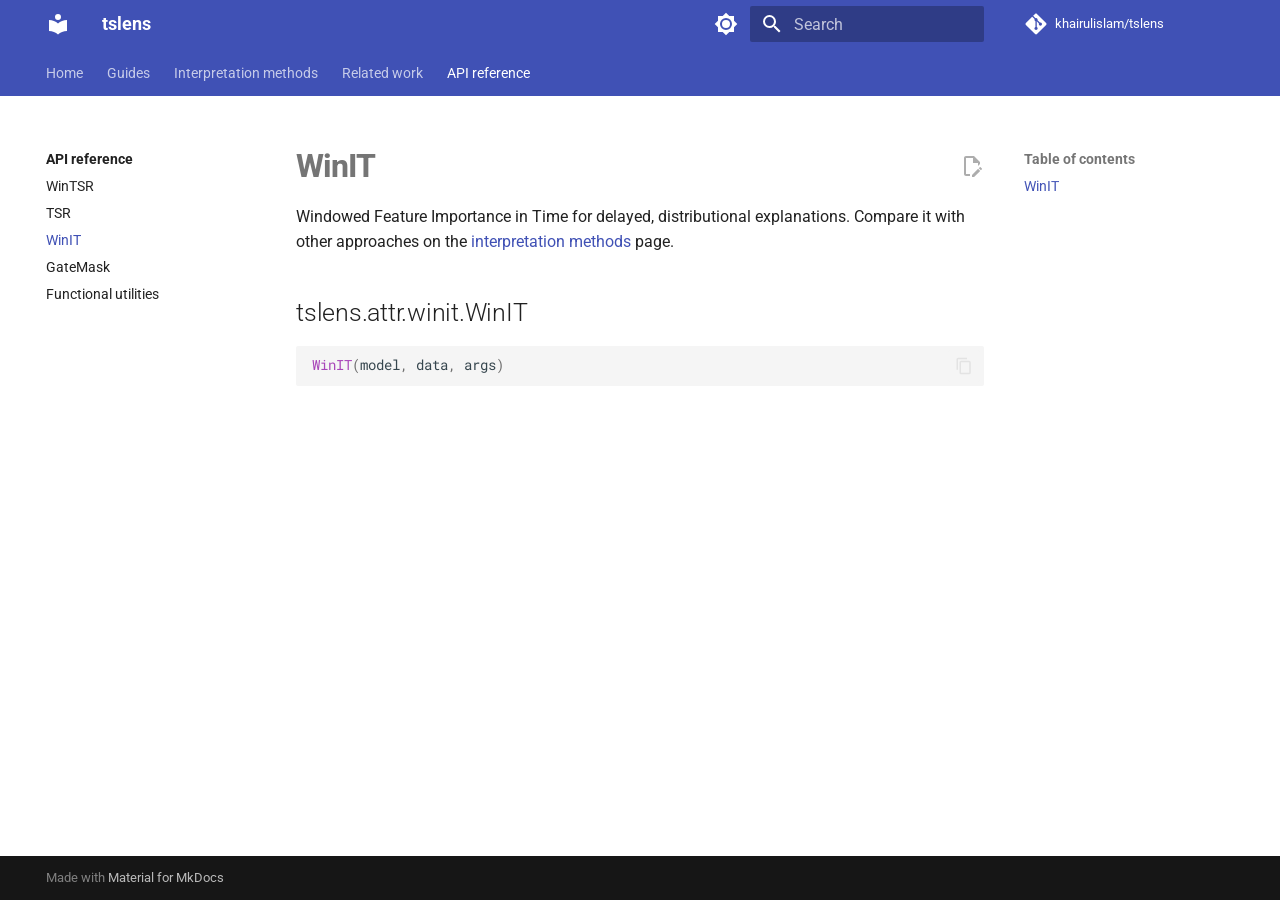
<file: reference/winit/index.html>
<!doctype html>
<html lang="en" class="no-js">
  <head>
    
      <meta charset="utf-8">
      <meta name="viewport" content="width=device-width,initial-scale=1">
      
        <meta name="description" content="A consistent PyTorch interface for time-series attribution methods.">
      
      
      
        <link rel="canonical" href="https://khairulislam.github.io/tslens/reference/winit/">
      
      
        <link rel="prev" href="../tsr/">
      
      
        <link rel="next" href="../gate_mask/">
      
      
        
      
      
      <link rel="icon" href="../../assets/images/favicon.png">
      <meta name="generator" content="mkdocs-1.6.1, mkdocs-material-9.7.7">
    
    
      
        <title>WinIT - tslens</title>
      
    
    
      <link rel="stylesheet" href="../../assets/stylesheets/main.ec1eaa64.min.css">
      
        
        <link rel="stylesheet" href="../../assets/stylesheets/palette.ab4e12ef.min.css">
      
      


    
    
      
    
    
      
        
        
        <link rel="preconnect" href="https://fonts.gstatic.com" crossorigin>
        <link rel="stylesheet" href="https://fonts.googleapis.com/css?family=Roboto:300,300i,400,400i,700,700i%7CRoboto+Mono:400,400i,700,700i&display=fallback">
        <style>:root{--md-text-font:"Roboto";--md-code-font:"Roboto Mono"}</style>
      
    
    
      <link rel="stylesheet" href="../../assets/_mkdocstrings.css">
    
      <link rel="stylesheet" href="../../stylesheets/extra.css">
    
    <script>__md_scope=new URL("../..",location),__md_hash=e=>[...e].reduce(((e,_)=>(e<<5)-e+_.charCodeAt(0)),0),__md_get=(e,_=localStorage,t=__md_scope)=>JSON.parse(_.getItem(t.pathname+"."+e)),__md_set=(e,_,t=localStorage,a=__md_scope)=>{try{t.setItem(a.pathname+"."+e,JSON.stringify(_))}catch(e){}}</script>
    
      

    
    
  </head>
  
  
    
    
      
    
    
    
    
    <body dir="ltr" data-md-color-scheme="default" data-md-color-primary="indigo" data-md-color-accent="indigo">
  
    
    <input class="md-toggle" data-md-toggle="drawer" type="checkbox" id="__drawer" autocomplete="off">
    <input class="md-toggle" data-md-toggle="search" type="checkbox" id="__search" autocomplete="off">
    <label class="md-overlay" for="__drawer"></label>
    <div data-md-component="skip">
      
        
        <a href="#winit" class="md-skip">
          Skip to content
        </a>
      
    </div>
    <div data-md-component="announce">
      
    </div>
    
    
      

<header class="md-header" data-md-component="header">
  <nav class="md-header__inner md-grid" aria-label="Header">
    <a href="../.." title="tslens" class="md-header__button md-logo" aria-label="tslens" data-md-component="logo">
      
  
  <svg xmlns="http://www.w3.org/2000/svg" viewBox="0 0 24 24"><path d="M12 8a3 3 0 0 0 3-3 3 3 0 0 0-3-3 3 3 0 0 0-3 3 3 3 0 0 0 3 3m0 3.54C9.64 9.35 6.5 8 3 8v11c3.5 0 6.64 1.35 9 3.54 2.36-2.19 5.5-3.54 9-3.54V8c-3.5 0-6.64 1.35-9 3.54"/></svg>

    </a>
    <label class="md-header__button md-icon" for="__drawer">
      
      <svg xmlns="http://www.w3.org/2000/svg" viewBox="0 0 24 24"><path d="M3 6h18v2H3zm0 5h18v2H3zm0 5h18v2H3z"/></svg>
    </label>
    <div class="md-header__title" data-md-component="header-title">
      <div class="md-header__ellipsis">
        <div class="md-header__topic">
          <span class="md-ellipsis">
            tslens
          </span>
        </div>
        <div class="md-header__topic" data-md-component="header-topic">
          <span class="md-ellipsis">
            
              WinIT
            
          </span>
        </div>
      </div>
    </div>
    
      
        <form class="md-header__option" data-md-component="palette">
  
    
    
    
    <input class="md-option" data-md-color-media="(prefers-color-scheme: light)" data-md-color-scheme="default" data-md-color-primary="indigo" data-md-color-accent="indigo"  aria-label="Switch to dark mode"  type="radio" name="__palette" id="__palette_0">
    
      <label class="md-header__button md-icon" title="Switch to dark mode" for="__palette_1" hidden>
        <svg xmlns="http://www.w3.org/2000/svg" viewBox="0 0 24 24"><path d="M12 8a4 4 0 0 0-4 4 4 4 0 0 0 4 4 4 4 0 0 0 4-4 4 4 0 0 0-4-4m0 10a6 6 0 0 1-6-6 6 6 0 0 1 6-6 6 6 0 0 1 6 6 6 6 0 0 1-6 6m8-9.31V4h-4.69L12 .69 8.69 4H4v4.69L.69 12 4 15.31V20h4.69L12 23.31 15.31 20H20v-4.69L23.31 12z"/></svg>
      </label>
    
  
    
    
    
    <input class="md-option" data-md-color-media="(prefers-color-scheme: dark)" data-md-color-scheme="slate" data-md-color-primary="indigo" data-md-color-accent="indigo"  aria-label="Switch to light mode"  type="radio" name="__palette" id="__palette_1">
    
      <label class="md-header__button md-icon" title="Switch to light mode" for="__palette_0" hidden>
        <svg xmlns="http://www.w3.org/2000/svg" viewBox="0 0 24 24"><path d="M12 18c-.89 0-1.74-.2-2.5-.55C11.56 16.5 13 14.42 13 12s-1.44-4.5-3.5-5.45C10.26 6.2 11.11 6 12 6a6 6 0 0 1 6 6 6 6 0 0 1-6 6m8-9.31V4h-4.69L12 .69 8.69 4H4v4.69L.69 12 4 15.31V20h4.69L12 23.31 15.31 20H20v-4.69L23.31 12z"/></svg>
      </label>
    
  
</form>
      
    
    
      <script>var palette=__md_get("__palette");if(palette&&palette.color){if("(prefers-color-scheme)"===palette.color.media){var media=matchMedia("(prefers-color-scheme: light)"),input=document.querySelector(media.matches?"[data-md-color-media='(prefers-color-scheme: light)']":"[data-md-color-media='(prefers-color-scheme: dark)']");palette.color.media=input.getAttribute("data-md-color-media"),palette.color.scheme=input.getAttribute("data-md-color-scheme"),palette.color.primary=input.getAttribute("data-md-color-primary"),palette.color.accent=input.getAttribute("data-md-color-accent")}for(var[key,value]of Object.entries(palette.color))document.body.setAttribute("data-md-color-"+key,value)}</script>
    
    
    
      
      
        <label class="md-header__button md-icon" for="__search">
          
          <svg xmlns="http://www.w3.org/2000/svg" viewBox="0 0 24 24"><path d="M9.5 3A6.5 6.5 0 0 1 16 9.5c0 1.61-.59 3.09-1.56 4.23l.27.27h.79l5 5-1.5 1.5-5-5v-.79l-.27-.27A6.52 6.52 0 0 1 9.5 16 6.5 6.5 0 0 1 3 9.5 6.5 6.5 0 0 1 9.5 3m0 2C7 5 5 7 5 9.5S7 14 9.5 14 14 12 14 9.5 12 5 9.5 5"/></svg>
        </label>
        <div class="md-search" data-md-component="search" role="dialog">
  <label class="md-search__overlay" for="__search"></label>
  <div class="md-search__inner" role="search">
    <form class="md-search__form" name="search">
      <input type="text" class="md-search__input" name="query" aria-label="Search" placeholder="Search" autocapitalize="off" autocorrect="off" autocomplete="off" spellcheck="false" data-md-component="search-query" required>
      <label class="md-search__icon md-icon" for="__search">
        
        <svg xmlns="http://www.w3.org/2000/svg" viewBox="0 0 24 24"><path d="M9.5 3A6.5 6.5 0 0 1 16 9.5c0 1.61-.59 3.09-1.56 4.23l.27.27h.79l5 5-1.5 1.5-5-5v-.79l-.27-.27A6.52 6.52 0 0 1 9.5 16 6.5 6.5 0 0 1 3 9.5 6.5 6.5 0 0 1 9.5 3m0 2C7 5 5 7 5 9.5S7 14 9.5 14 14 12 14 9.5 12 5 9.5 5"/></svg>
        
        <svg xmlns="http://www.w3.org/2000/svg" viewBox="0 0 24 24"><path d="M20 11v2H8l5.5 5.5-1.42 1.42L4.16 12l7.92-7.92L13.5 5.5 8 11z"/></svg>
      </label>
      <nav class="md-search__options" aria-label="Search">
        
        <button type="reset" class="md-search__icon md-icon" title="Clear" aria-label="Clear" tabindex="-1">
          
          <svg xmlns="http://www.w3.org/2000/svg" viewBox="0 0 24 24"><path d="M19 6.41 17.59 5 12 10.59 6.41 5 5 6.41 10.59 12 5 17.59 6.41 19 12 13.41 17.59 19 19 17.59 13.41 12z"/></svg>
        </button>
      </nav>
      
        <div class="md-search__suggest" data-md-component="search-suggest"></div>
      
    </form>
    <div class="md-search__output">
      <div class="md-search__scrollwrap" tabindex="0" data-md-scrollfix>
        <div class="md-search-result" data-md-component="search-result">
          <div class="md-search-result__meta">
            Initializing search
          </div>
          <ol class="md-search-result__list" role="presentation"></ol>
        </div>
      </div>
    </div>
  </div>
</div>
      
    
    
      <div class="md-header__source">
        <a href="https://github.com/khairulislam/tslens" title="Go to repository" class="md-source" data-md-component="source">
  <div class="md-source__icon md-icon">
    
    <svg xmlns="http://www.w3.org/2000/svg" viewBox="0 0 448 512"><!--! Font Awesome Free 7.1.0 by @fontawesome - https://fontawesome.com License - https://fontawesome.com/license/free (Icons: CC BY 4.0, Fonts: SIL OFL 1.1, Code: MIT License) Copyright 2025 Fonticons, Inc.--><path d="M439.6 236.1 244 40.5c-5.4-5.5-12.8-8.5-20.4-8.5s-15 3-20.4 8.4L162.5 81l51.5 51.5c27.1-9.1 52.7 16.8 43.4 43.7l49.7 49.7c34.2-11.8 61.2 31 35.5 56.7-26.5 26.5-70.2-2.9-56-37.3L240.3 199v121.9c25.3 12.5 22.3 41.8 9.1 55-6.4 6.4-15.2 10.1-24.3 10.1s-17.8-3.6-24.3-10.1c-17.6-17.6-11.1-46.9 11.2-56v-123c-20.8-8.5-24.6-30.7-18.6-45L142.6 101 8.5 235.1C3 240.6 0 247.9 0 255.5s3 15 8.5 20.4l195.6 195.7c5.4 5.4 12.7 8.4 20.4 8.4s15-3 20.4-8.4l194.7-194.7c5.4-5.4 8.4-12.8 8.4-20.4s-3-15-8.4-20.4"/></svg>
  </div>
  <div class="md-source__repository">
    khairulislam/tslens
  </div>
</a>
      </div>
    
  </nav>
  
</header>
    
    <div class="md-container" data-md-component="container">
      
      
        
          
            
<nav class="md-tabs" aria-label="Tabs" data-md-component="tabs">
  <div class="md-grid">
    <ul class="md-tabs__list">
      
        
  
  
  
  
    <li class="md-tabs__item">
      <a href="../.." class="md-tabs__link">
        
  
  
    
  
  Home

      </a>
    </li>
  

      
        
  
  
  
  
    
    
      <li class="md-tabs__item">
        <a href="../../integration/" class="md-tabs__link">
          
  
  
    
  
  Guides

        </a>
      </li>
    
  

      
        
  
  
  
  
    <li class="md-tabs__item">
      <a href="../../methods/" class="md-tabs__link">
        
  
  
    
  
  Interpretation methods

      </a>
    </li>
  

      
        
  
  
  
  
    <li class="md-tabs__item">
      <a href="../../related_works/" class="md-tabs__link">
        
  
  
    
  
  Related work

      </a>
    </li>
  

      
        
  
  
  
    
  
  
    
    
      <li class="md-tabs__item md-tabs__item--active">
        <a href="../" class="md-tabs__link">
          
  
  
    
  
  API reference

        </a>
      </li>
    
  

      
    </ul>
  </div>
</nav>
          
        
      
      <main class="md-main" data-md-component="main">
        <div class="md-main__inner md-grid">
          
            
              
              <div class="md-sidebar md-sidebar--primary" data-md-component="sidebar" data-md-type="navigation" >
                <div class="md-sidebar__scrollwrap">
                  <div class="md-sidebar__inner">
                    


  


<nav class="md-nav md-nav--primary md-nav--lifted" aria-label="Navigation" data-md-level="0">
  <label class="md-nav__title" for="__drawer">
    <a href="../.." title="tslens" class="md-nav__button md-logo" aria-label="tslens" data-md-component="logo">
      
  
  <svg xmlns="http://www.w3.org/2000/svg" viewBox="0 0 24 24"><path d="M12 8a3 3 0 0 0 3-3 3 3 0 0 0-3-3 3 3 0 0 0-3 3 3 3 0 0 0 3 3m0 3.54C9.64 9.35 6.5 8 3 8v11c3.5 0 6.64 1.35 9 3.54 2.36-2.19 5.5-3.54 9-3.54V8c-3.5 0-6.64 1.35-9 3.54"/></svg>

    </a>
    tslens
  </label>
  
    <div class="md-nav__source">
      <a href="https://github.com/khairulislam/tslens" title="Go to repository" class="md-source" data-md-component="source">
  <div class="md-source__icon md-icon">
    
    <svg xmlns="http://www.w3.org/2000/svg" viewBox="0 0 448 512"><!--! Font Awesome Free 7.1.0 by @fontawesome - https://fontawesome.com License - https://fontawesome.com/license/free (Icons: CC BY 4.0, Fonts: SIL OFL 1.1, Code: MIT License) Copyright 2025 Fonticons, Inc.--><path d="M439.6 236.1 244 40.5c-5.4-5.5-12.8-8.5-20.4-8.5s-15 3-20.4 8.4L162.5 81l51.5 51.5c27.1-9.1 52.7 16.8 43.4 43.7l49.7 49.7c34.2-11.8 61.2 31 35.5 56.7-26.5 26.5-70.2-2.9-56-37.3L240.3 199v121.9c25.3 12.5 22.3 41.8 9.1 55-6.4 6.4-15.2 10.1-24.3 10.1s-17.8-3.6-24.3-10.1c-17.6-17.6-11.1-46.9 11.2-56v-123c-20.8-8.5-24.6-30.7-18.6-45L142.6 101 8.5 235.1C3 240.6 0 247.9 0 255.5s3 15 8.5 20.4l195.6 195.7c5.4 5.4 12.7 8.4 20.4 8.4s15-3 20.4-8.4l194.7-194.7c5.4-5.4 8.4-12.8 8.4-20.4s-3-15-8.4-20.4"/></svg>
  </div>
  <div class="md-source__repository">
    khairulislam/tslens
  </div>
</a>
    </div>
  
  <ul class="md-nav__list" data-md-scrollfix>
    
      
      
  
  
  
  
    <li class="md-nav__item">
      <a href="../.." class="md-nav__link">
        
  
  
  <span class="md-ellipsis">
    
  
    Home
  

    
  </span>
  
  

      </a>
    </li>
  

    
      
      
  
  
  
  
    
    
      
        
      
        
      
    
    
    
      
      
        
      
    
    
    <li class="md-nav__item md-nav__item--nested">
      
        
        
        <input class="md-nav__toggle md-toggle " type="checkbox" id="__nav_2" >
        
          
          <label class="md-nav__link" for="__nav_2" id="__nav_2_label" tabindex="0">
            
  
  
  <span class="md-ellipsis">
    
  
    Guides
  

    
  </span>
  
  

            <span class="md-nav__icon md-icon"></span>
          </label>
        
        <nav class="md-nav" data-md-level="1" aria-labelledby="__nav_2_label" aria-expanded="false">
          <label class="md-nav__title" for="__nav_2">
            <span class="md-nav__icon md-icon"></span>
            
  
    Guides
  

          </label>
          <ul class="md-nav__list" data-md-scrollfix>
            
              
                
  
  
  
  
    <li class="md-nav__item">
      <a href="../../integration/" class="md-nav__link">
        
  
  
  <span class="md-ellipsis">
    
  
    Integration cookbook
  

    
  </span>
  
  

      </a>
    </li>
  

              
            
              
                
  
  
  
  
    <li class="md-nav__item">
      <a href="../../models/" class="md-nav__link">
        
  
  
  <span class="md-ellipsis">
    
  
    Supported models
  

    
  </span>
  
  

      </a>
    </li>
  

              
            
          </ul>
        </nav>
      
    </li>
  

    
      
      
  
  
  
  
    <li class="md-nav__item">
      <a href="../../methods/" class="md-nav__link">
        
  
  
  <span class="md-ellipsis">
    
  
    Interpretation methods
  

    
  </span>
  
  

      </a>
    </li>
  

    
      
      
  
  
  
  
    <li class="md-nav__item">
      <a href="../../related_works/" class="md-nav__link">
        
  
  
  <span class="md-ellipsis">
    
  
    Related work
  

    
  </span>
  
  

      </a>
    </li>
  

    
      
      
  
  
    
  
  
  
    
    
      
        
          
        
      
        
      
        
      
        
      
        
      
        
      
    
    
    
      
        
        
      
      
        
      
    
    
    <li class="md-nav__item md-nav__item--active md-nav__item--section md-nav__item--nested">
      
        
        
        <input class="md-nav__toggle md-toggle " type="checkbox" id="__nav_5" checked>
        
          
          <div class="md-nav__link md-nav__container">
            <a href="../" class="md-nav__link ">
              
  
  
  <span class="md-ellipsis">
    
  
    API reference
  

    
  </span>
  
  

            </a>
            
              
              <label class="md-nav__link " for="__nav_5" id="__nav_5_label" tabindex="">
                <span class="md-nav__icon md-icon"></span>
              </label>
            
          </div>
        
        <nav class="md-nav" data-md-level="1" aria-labelledby="__nav_5_label" aria-expanded="true">
          <label class="md-nav__title" for="__nav_5">
            <span class="md-nav__icon md-icon"></span>
            
  
    API reference
  

          </label>
          <ul class="md-nav__list" data-md-scrollfix>
            
              
            
              
                
  
  
  
  
    <li class="md-nav__item">
      <a href="../wintsr/" class="md-nav__link">
        
  
  
  <span class="md-ellipsis">
    
  
    WinTSR
  

    
  </span>
  
  

      </a>
    </li>
  

              
            
              
                
  
  
  
  
    <li class="md-nav__item">
      <a href="../tsr/" class="md-nav__link">
        
  
  
  <span class="md-ellipsis">
    
  
    TSR
  

    
  </span>
  
  

      </a>
    </li>
  

              
            
              
                
  
  
    
  
  
  
    <li class="md-nav__item md-nav__item--active">
      
      <input class="md-nav__toggle md-toggle" type="checkbox" id="__toc">
      
      
        
      
      
        <label class="md-nav__link md-nav__link--active" for="__toc">
          
  
  
  <span class="md-ellipsis">
    
  
    WinIT
  

    
  </span>
  
  

          <span class="md-nav__icon md-icon"></span>
        </label>
      
      <a href="./" class="md-nav__link md-nav__link--active">
        
  
  
  <span class="md-ellipsis">
    
  
    WinIT
  

    
  </span>
  
  

      </a>
      
        

<nav class="md-nav md-nav--secondary" aria-label="Table of contents">
  
  
  
    
  
  
    <label class="md-nav__title" for="__toc">
      <span class="md-nav__icon md-icon"></span>
      Table of contents
    </label>
    <ul class="md-nav__list" data-md-component="toc" data-md-scrollfix>
      
        <li class="md-nav__item">
  <a href="#tslens.attr.winit.WinIT" class="md-nav__link">
    <span class="md-ellipsis">
      
        WinIT
      
    </span>
  </a>
  
</li>
      
    </ul>
  
</nav>
      
    </li>
  

              
            
              
                
  
  
  
  
    <li class="md-nav__item">
      <a href="../gate_mask/" class="md-nav__link">
        
  
  
  <span class="md-ellipsis">
    
  
    GateMask
  

    
  </span>
  
  

      </a>
    </li>
  

              
            
              
                
  
  
  
  
    <li class="md-nav__item">
      <a href="../functional/" class="md-nav__link">
        
  
  
  <span class="md-ellipsis">
    
  
    Functional utilities
  

    
  </span>
  
  

      </a>
    </li>
  

              
            
          </ul>
        </nav>
      
    </li>
  

    
  </ul>
</nav>
                  </div>
                </div>
              </div>
            
            
              
              <div class="md-sidebar md-sidebar--secondary" data-md-component="sidebar" data-md-type="toc" >
                <div class="md-sidebar__scrollwrap">
                  <div class="md-sidebar__inner">
                    

<nav class="md-nav md-nav--secondary" aria-label="Table of contents">
  
  
  
    
  
  
    <label class="md-nav__title" for="__toc">
      <span class="md-nav__icon md-icon"></span>
      Table of contents
    </label>
    <ul class="md-nav__list" data-md-component="toc" data-md-scrollfix>
      
        <li class="md-nav__item">
  <a href="#tslens.attr.winit.WinIT" class="md-nav__link">
    <span class="md-ellipsis">
      
        WinIT
      
    </span>
  </a>
  
</li>
      
    </ul>
  
</nav>
                  </div>
                </div>
              </div>
            
          
          
            <div class="md-content" data-md-component="content">
              
              <article class="md-content__inner md-typeset">
                
                  


  
    <a href="https://github.com/khairulislam/tslens/edit/main/docs/reference/winit.md" title="Edit this page" class="md-content__button md-icon" rel="edit">
      
      <svg xmlns="http://www.w3.org/2000/svg" viewBox="0 0 24 24"><path d="M10 20H6V4h7v5h5v3.1l2-2V8l-6-6H6c-1.1 0-2 .9-2 2v16c0 1.1.9 2 2 2h4zm10.2-7c.1 0 .3.1.4.2l1.3 1.3c.2.2.2.6 0 .8l-1 1-2.1-2.1 1-1c.1-.1.2-.2.4-.2m0 3.9L14.1 23H12v-2.1l6.1-6.1z"/></svg>
    </a>
  
  


<h1 id="winit">WinIT<a class="headerlink" href="#winit" title="Permanent link">&para;</a></h1>
<p>Windowed Feature Importance in Time for delayed, distributional explanations. Compare
it with other approaches on the <a href="../../methods/">interpretation methods</a> page.</p>


<div class="doc doc-object doc-class">



<h2 id="tslens.attr.winit.WinIT" class="doc doc-heading">
            <span class="doc doc-object-name doc-class-name">tslens.attr.winit.WinIT</span>


<a href="#tslens.attr.winit.WinIT" class="headerlink" title="Permanent link">&para;</a></h2>
<div class="doc-signature highlight"><pre><span></span><code><span class="nf">WinIT</span><span class="p">(</span><span class="n">model</span><span class="p">,</span> <span class="n">data</span><span class="p">,</span> <span class="n">args</span><span class="p">)</span>
</code></pre></div>

    <div class="doc doc-contents first">













<div class="doc doc-children">












  </div>

    </div>

</div>












                
              </article>
            </div>
          
          
  <script>var tabs=__md_get("__tabs");if(Array.isArray(tabs))e:for(var set of document.querySelectorAll(".tabbed-set")){var labels=set.querySelector(".tabbed-labels");for(var tab of tabs)for(var label of labels.getElementsByTagName("label"))if(label.innerText.trim()===tab){var input=document.getElementById(label.htmlFor);input.checked=!0;continue e}}</script>

<script>var target=document.getElementById(location.hash.slice(1));target&&target.name&&(target.checked=target.name.startsWith("__tabbed_"))</script>
        </div>
        
          <button type="button" class="md-top md-icon" data-md-component="top" hidden>
  
  <svg xmlns="http://www.w3.org/2000/svg" viewBox="0 0 24 24"><path d="M13 20h-2V8l-5.5 5.5-1.42-1.42L12 4.16l7.92 7.92-1.42 1.42L13 8z"/></svg>
  Back to top
</button>
        
      </main>
      
        <footer class="md-footer">
  
  <div class="md-footer-meta md-typeset">
    <div class="md-footer-meta__inner md-grid">
      <div class="md-copyright">
  
  
    Made with
    <a href="https://squidfunk.github.io/mkdocs-material/" target="_blank" rel="noopener">
      Material for MkDocs
    </a>
  
</div>
      
    </div>
  </div>
</footer>
      
    </div>
    <div class="md-dialog" data-md-component="dialog">
      <div class="md-dialog__inner md-typeset"></div>
    </div>
    
      <div class="md-progress" data-md-component="progress" role="progressbar"></div>
    
    
    
      
      
      <script id="__config" type="application/json">{"annotate": null, "base": "../..", "features": ["navigation.tabs", "navigation.sections", "navigation.indexes", "navigation.instant", "navigation.instant.progress", "navigation.top", "search.suggest", "search.highlight", "content.tabs.link", "content.code.copy", "content.code.annotate", "content.action.edit"], "search": "../../assets/javascripts/workers/search.2c215733.min.js", "tags": null, "translations": {"clipboard.copied": "Copied to clipboard", "clipboard.copy": "Copy to clipboard", "search.result.more.one": "1 more on this page", "search.result.more.other": "# more on this page", "search.result.none": "No matching documents", "search.result.one": "1 matching document", "search.result.other": "# matching documents", "search.result.placeholder": "Type to start searching", "search.result.term.missing": "Missing", "select.version": "Select version"}, "version": null}</script>
    
    
      <script src="../../assets/javascripts/bundle.d7400e89.min.js"></script>
      
    
  </body>
</html>
</file>
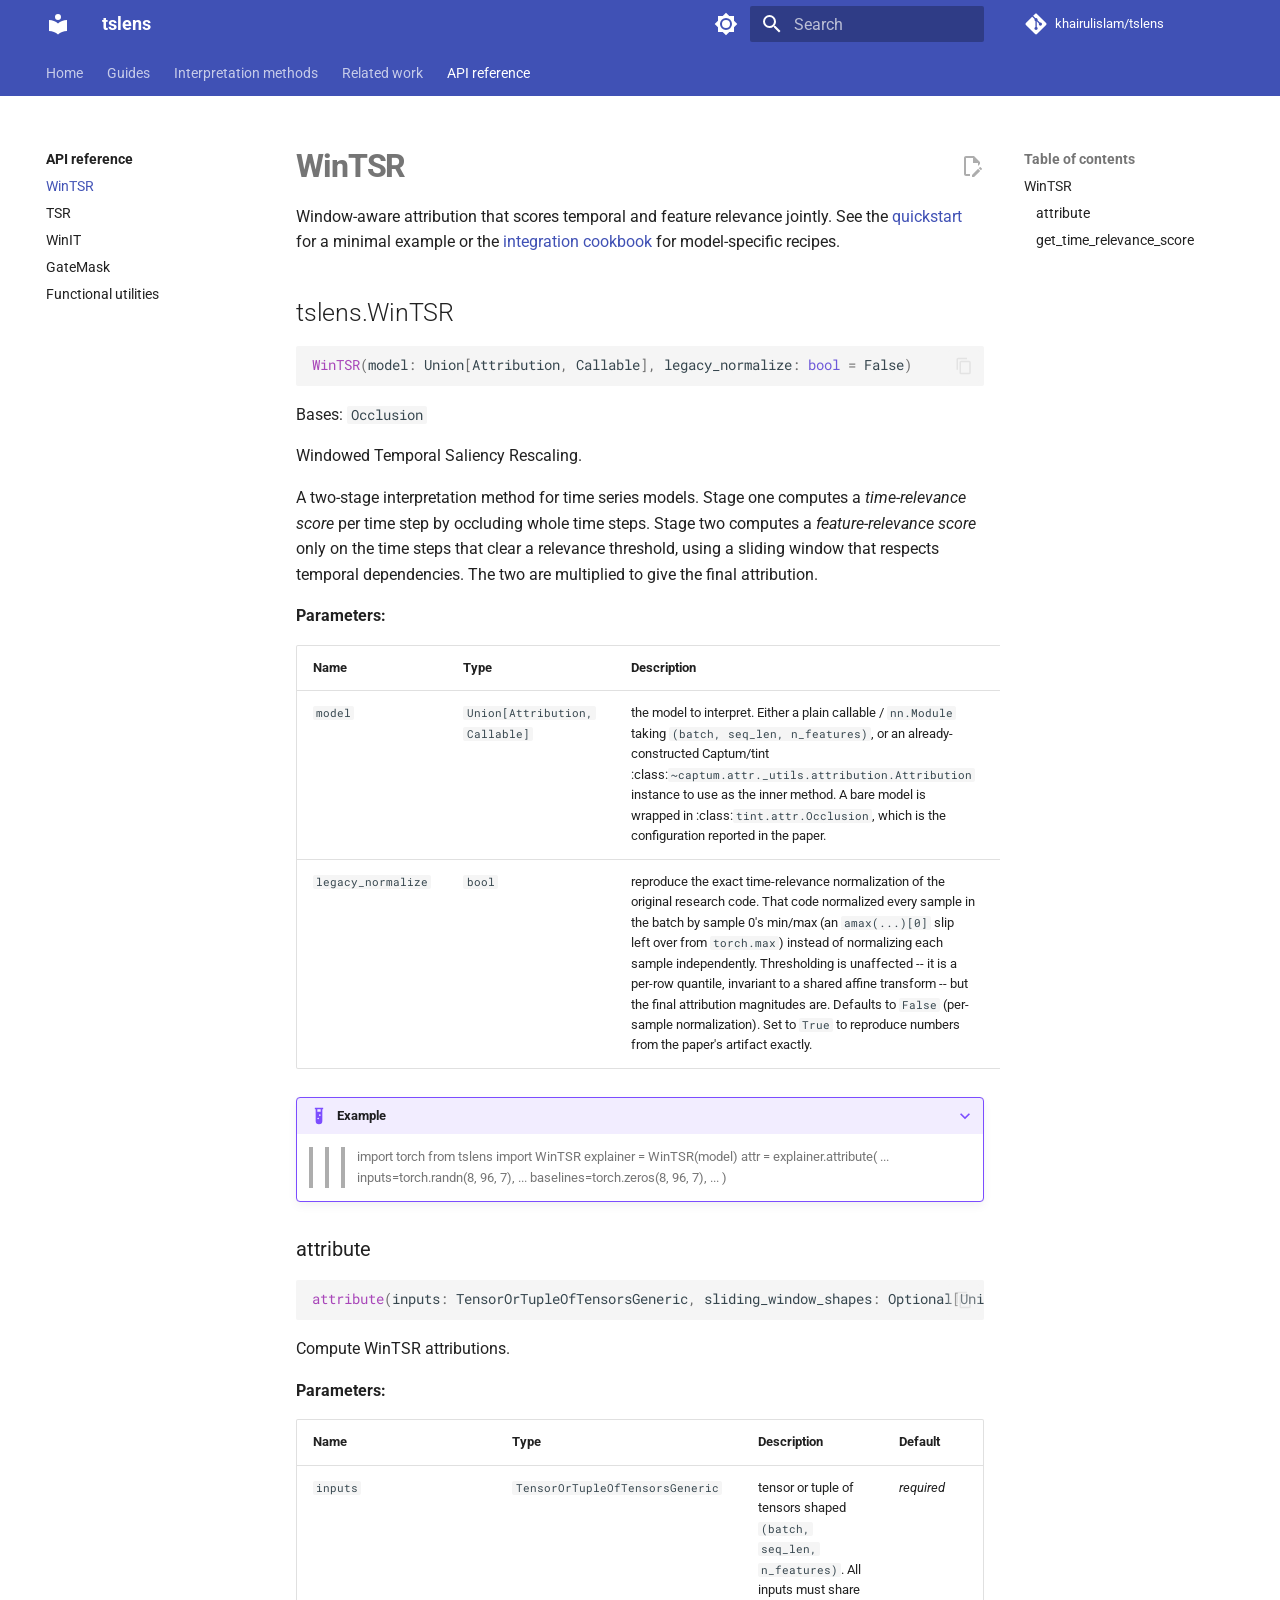
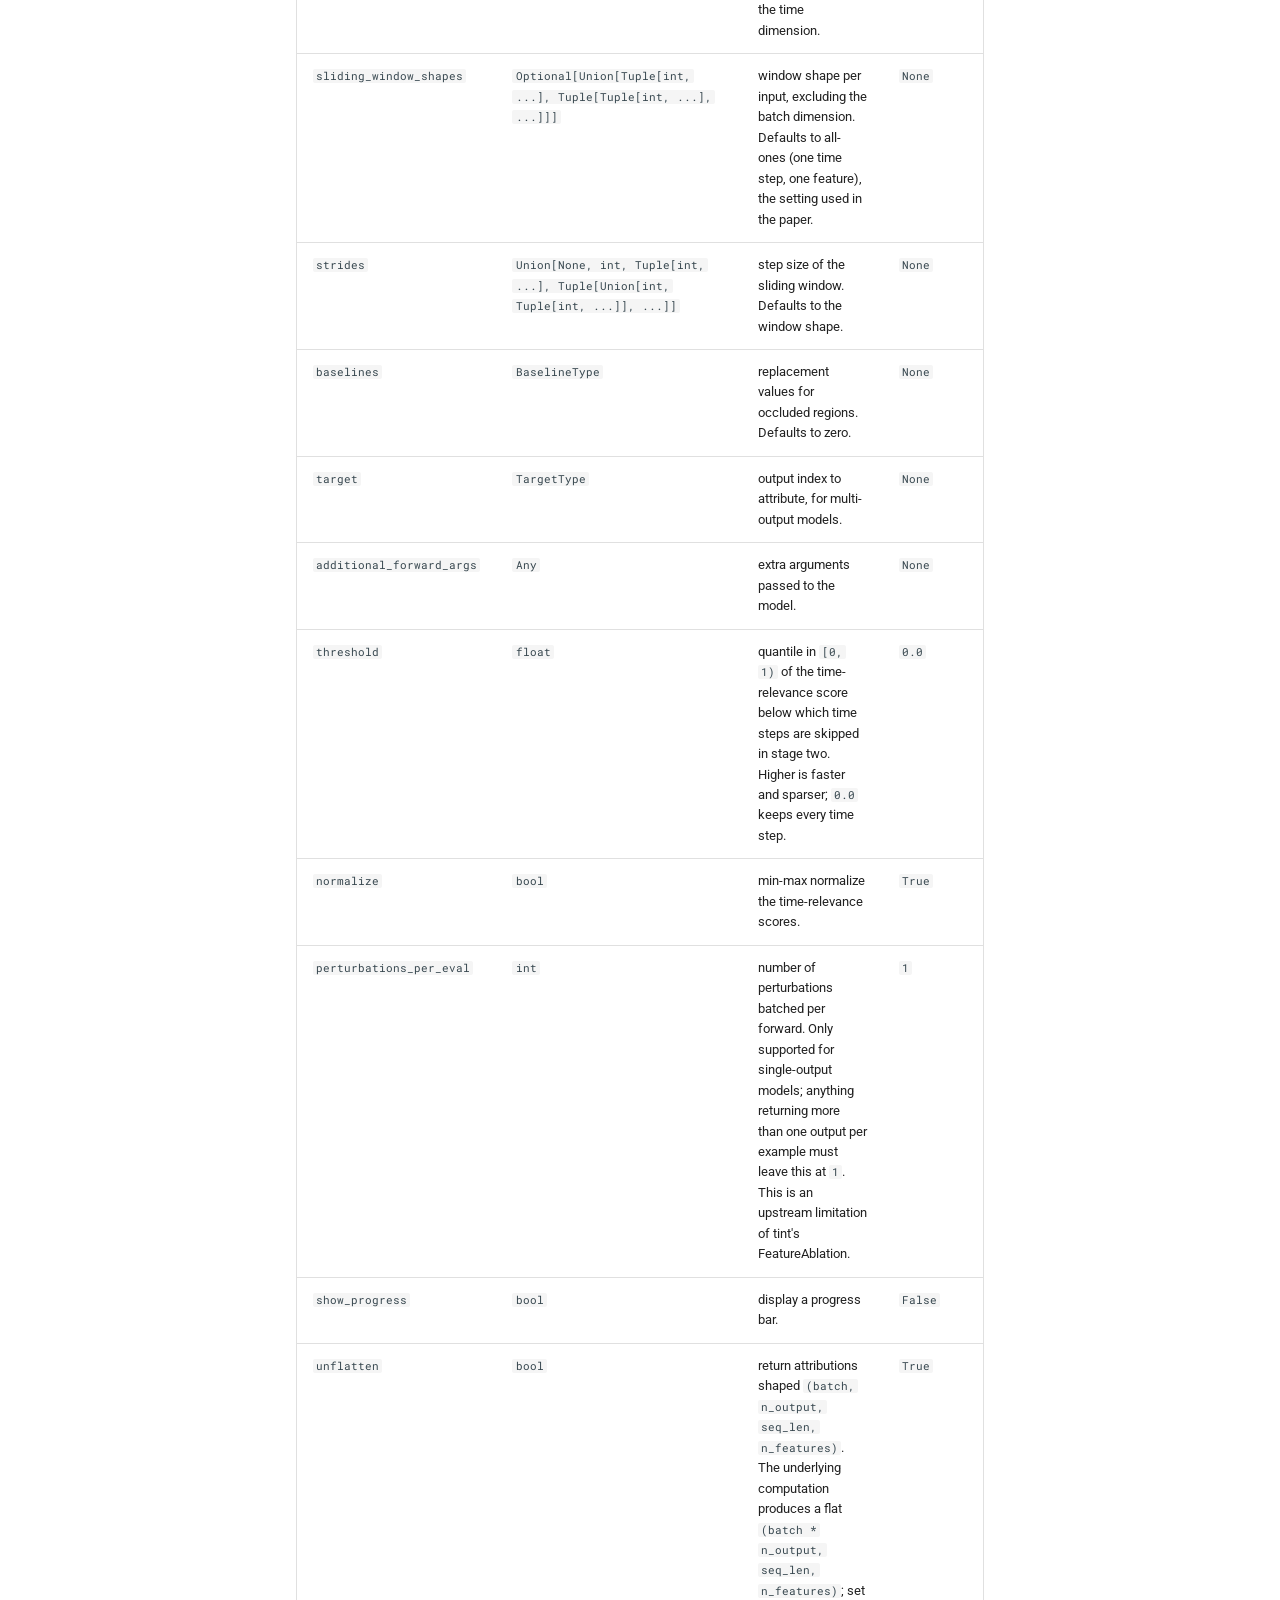
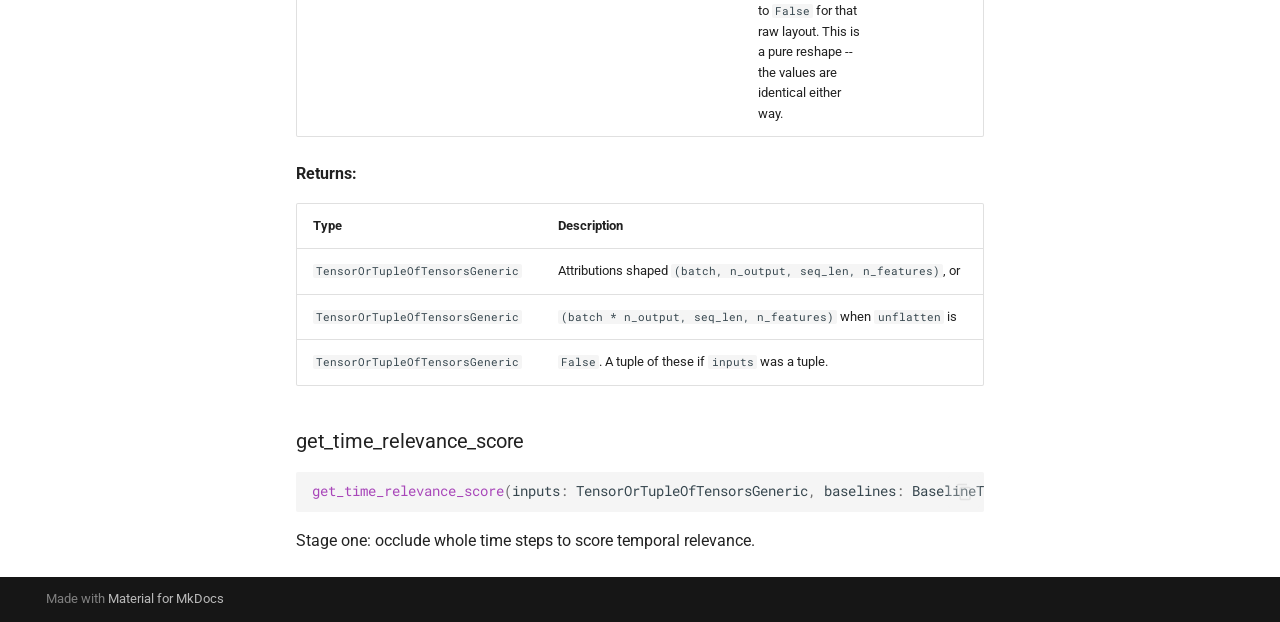
<file: reference/wintsr/index.html>
<!doctype html>
<html lang="en" class="no-js">
  <head>
    
      <meta charset="utf-8">
      <meta name="viewport" content="width=device-width,initial-scale=1">
      
        <meta name="description" content="A consistent PyTorch interface for time-series attribution methods.">
      
      
      
        <link rel="canonical" href="https://khairulislam.github.io/tslens/reference/wintsr/">
      
      
        <link rel="prev" href="../">
      
      
        <link rel="next" href="../tsr/">
      
      
        
      
      
      <link rel="icon" href="../../assets/images/favicon.png">
      <meta name="generator" content="mkdocs-1.6.1, mkdocs-material-9.7.7">
    
    
      
        <title>WinTSR - tslens</title>
      
    
    
      <link rel="stylesheet" href="../../assets/stylesheets/main.ec1eaa64.min.css">
      
        
        <link rel="stylesheet" href="../../assets/stylesheets/palette.ab4e12ef.min.css">
      
      


    
    
      
    
    
      
        
        
        <link rel="preconnect" href="https://fonts.gstatic.com" crossorigin>
        <link rel="stylesheet" href="https://fonts.googleapis.com/css?family=Roboto:300,300i,400,400i,700,700i%7CRoboto+Mono:400,400i,700,700i&display=fallback">
        <style>:root{--md-text-font:"Roboto";--md-code-font:"Roboto Mono"}</style>
      
    
    
      <link rel="stylesheet" href="../../assets/_mkdocstrings.css">
    
      <link rel="stylesheet" href="../../stylesheets/extra.css">
    
    <script>__md_scope=new URL("../..",location),__md_hash=e=>[...e].reduce(((e,_)=>(e<<5)-e+_.charCodeAt(0)),0),__md_get=(e,_=localStorage,t=__md_scope)=>JSON.parse(_.getItem(t.pathname+"."+e)),__md_set=(e,_,t=localStorage,a=__md_scope)=>{try{t.setItem(a.pathname+"."+e,JSON.stringify(_))}catch(e){}}</script>
    
      

    
    
  </head>
  
  
    
    
      
    
    
    
    
    <body dir="ltr" data-md-color-scheme="default" data-md-color-primary="indigo" data-md-color-accent="indigo">
  
    
    <input class="md-toggle" data-md-toggle="drawer" type="checkbox" id="__drawer" autocomplete="off">
    <input class="md-toggle" data-md-toggle="search" type="checkbox" id="__search" autocomplete="off">
    <label class="md-overlay" for="__drawer"></label>
    <div data-md-component="skip">
      
        
        <a href="#wintsr" class="md-skip">
          Skip to content
        </a>
      
    </div>
    <div data-md-component="announce">
      
    </div>
    
    
      

<header class="md-header" data-md-component="header">
  <nav class="md-header__inner md-grid" aria-label="Header">
    <a href="../.." title="tslens" class="md-header__button md-logo" aria-label="tslens" data-md-component="logo">
      
  
  <svg xmlns="http://www.w3.org/2000/svg" viewBox="0 0 24 24"><path d="M12 8a3 3 0 0 0 3-3 3 3 0 0 0-3-3 3 3 0 0 0-3 3 3 3 0 0 0 3 3m0 3.54C9.64 9.35 6.5 8 3 8v11c3.5 0 6.64 1.35 9 3.54 2.36-2.19 5.5-3.54 9-3.54V8c-3.5 0-6.64 1.35-9 3.54"/></svg>

    </a>
    <label class="md-header__button md-icon" for="__drawer">
      
      <svg xmlns="http://www.w3.org/2000/svg" viewBox="0 0 24 24"><path d="M3 6h18v2H3zm0 5h18v2H3zm0 5h18v2H3z"/></svg>
    </label>
    <div class="md-header__title" data-md-component="header-title">
      <div class="md-header__ellipsis">
        <div class="md-header__topic">
          <span class="md-ellipsis">
            tslens
          </span>
        </div>
        <div class="md-header__topic" data-md-component="header-topic">
          <span class="md-ellipsis">
            
              WinTSR
            
          </span>
        </div>
      </div>
    </div>
    
      
        <form class="md-header__option" data-md-component="palette">
  
    
    
    
    <input class="md-option" data-md-color-media="(prefers-color-scheme: light)" data-md-color-scheme="default" data-md-color-primary="indigo" data-md-color-accent="indigo"  aria-label="Switch to dark mode"  type="radio" name="__palette" id="__palette_0">
    
      <label class="md-header__button md-icon" title="Switch to dark mode" for="__palette_1" hidden>
        <svg xmlns="http://www.w3.org/2000/svg" viewBox="0 0 24 24"><path d="M12 8a4 4 0 0 0-4 4 4 4 0 0 0 4 4 4 4 0 0 0 4-4 4 4 0 0 0-4-4m0 10a6 6 0 0 1-6-6 6 6 0 0 1 6-6 6 6 0 0 1 6 6 6 6 0 0 1-6 6m8-9.31V4h-4.69L12 .69 8.69 4H4v4.69L.69 12 4 15.31V20h4.69L12 23.31 15.31 20H20v-4.69L23.31 12z"/></svg>
      </label>
    
  
    
    
    
    <input class="md-option" data-md-color-media="(prefers-color-scheme: dark)" data-md-color-scheme="slate" data-md-color-primary="indigo" data-md-color-accent="indigo"  aria-label="Switch to light mode"  type="radio" name="__palette" id="__palette_1">
    
      <label class="md-header__button md-icon" title="Switch to light mode" for="__palette_0" hidden>
        <svg xmlns="http://www.w3.org/2000/svg" viewBox="0 0 24 24"><path d="M12 18c-.89 0-1.74-.2-2.5-.55C11.56 16.5 13 14.42 13 12s-1.44-4.5-3.5-5.45C10.26 6.2 11.11 6 12 6a6 6 0 0 1 6 6 6 6 0 0 1-6 6m8-9.31V4h-4.69L12 .69 8.69 4H4v4.69L.69 12 4 15.31V20h4.69L12 23.31 15.31 20H20v-4.69L23.31 12z"/></svg>
      </label>
    
  
</form>
      
    
    
      <script>var palette=__md_get("__palette");if(palette&&palette.color){if("(prefers-color-scheme)"===palette.color.media){var media=matchMedia("(prefers-color-scheme: light)"),input=document.querySelector(media.matches?"[data-md-color-media='(prefers-color-scheme: light)']":"[data-md-color-media='(prefers-color-scheme: dark)']");palette.color.media=input.getAttribute("data-md-color-media"),palette.color.scheme=input.getAttribute("data-md-color-scheme"),palette.color.primary=input.getAttribute("data-md-color-primary"),palette.color.accent=input.getAttribute("data-md-color-accent")}for(var[key,value]of Object.entries(palette.color))document.body.setAttribute("data-md-color-"+key,value)}</script>
    
    
    
      
      
        <label class="md-header__button md-icon" for="__search">
          
          <svg xmlns="http://www.w3.org/2000/svg" viewBox="0 0 24 24"><path d="M9.5 3A6.5 6.5 0 0 1 16 9.5c0 1.61-.59 3.09-1.56 4.23l.27.27h.79l5 5-1.5 1.5-5-5v-.79l-.27-.27A6.52 6.52 0 0 1 9.5 16 6.5 6.5 0 0 1 3 9.5 6.5 6.5 0 0 1 9.5 3m0 2C7 5 5 7 5 9.5S7 14 9.5 14 14 12 14 9.5 12 5 9.5 5"/></svg>
        </label>
        <div class="md-search" data-md-component="search" role="dialog">
  <label class="md-search__overlay" for="__search"></label>
  <div class="md-search__inner" role="search">
    <form class="md-search__form" name="search">
      <input type="text" class="md-search__input" name="query" aria-label="Search" placeholder="Search" autocapitalize="off" autocorrect="off" autocomplete="off" spellcheck="false" data-md-component="search-query" required>
      <label class="md-search__icon md-icon" for="__search">
        
        <svg xmlns="http://www.w3.org/2000/svg" viewBox="0 0 24 24"><path d="M9.5 3A6.5 6.5 0 0 1 16 9.5c0 1.61-.59 3.09-1.56 4.23l.27.27h.79l5 5-1.5 1.5-5-5v-.79l-.27-.27A6.52 6.52 0 0 1 9.5 16 6.5 6.5 0 0 1 3 9.5 6.5 6.5 0 0 1 9.5 3m0 2C7 5 5 7 5 9.5S7 14 9.5 14 14 12 14 9.5 12 5 9.5 5"/></svg>
        
        <svg xmlns="http://www.w3.org/2000/svg" viewBox="0 0 24 24"><path d="M20 11v2H8l5.5 5.5-1.42 1.42L4.16 12l7.92-7.92L13.5 5.5 8 11z"/></svg>
      </label>
      <nav class="md-search__options" aria-label="Search">
        
        <button type="reset" class="md-search__icon md-icon" title="Clear" aria-label="Clear" tabindex="-1">
          
          <svg xmlns="http://www.w3.org/2000/svg" viewBox="0 0 24 24"><path d="M19 6.41 17.59 5 12 10.59 6.41 5 5 6.41 10.59 12 5 17.59 6.41 19 12 13.41 17.59 19 19 17.59 13.41 12z"/></svg>
        </button>
      </nav>
      
        <div class="md-search__suggest" data-md-component="search-suggest"></div>
      
    </form>
    <div class="md-search__output">
      <div class="md-search__scrollwrap" tabindex="0" data-md-scrollfix>
        <div class="md-search-result" data-md-component="search-result">
          <div class="md-search-result__meta">
            Initializing search
          </div>
          <ol class="md-search-result__list" role="presentation"></ol>
        </div>
      </div>
    </div>
  </div>
</div>
      
    
    
      <div class="md-header__source">
        <a href="https://github.com/khairulislam/tslens" title="Go to repository" class="md-source" data-md-component="source">
  <div class="md-source__icon md-icon">
    
    <svg xmlns="http://www.w3.org/2000/svg" viewBox="0 0 448 512"><!--! Font Awesome Free 7.1.0 by @fontawesome - https://fontawesome.com License - https://fontawesome.com/license/free (Icons: CC BY 4.0, Fonts: SIL OFL 1.1, Code: MIT License) Copyright 2025 Fonticons, Inc.--><path d="M439.6 236.1 244 40.5c-5.4-5.5-12.8-8.5-20.4-8.5s-15 3-20.4 8.4L162.5 81l51.5 51.5c27.1-9.1 52.7 16.8 43.4 43.7l49.7 49.7c34.2-11.8 61.2 31 35.5 56.7-26.5 26.5-70.2-2.9-56-37.3L240.3 199v121.9c25.3 12.5 22.3 41.8 9.1 55-6.4 6.4-15.2 10.1-24.3 10.1s-17.8-3.6-24.3-10.1c-17.6-17.6-11.1-46.9 11.2-56v-123c-20.8-8.5-24.6-30.7-18.6-45L142.6 101 8.5 235.1C3 240.6 0 247.9 0 255.5s3 15 8.5 20.4l195.6 195.7c5.4 5.4 12.7 8.4 20.4 8.4s15-3 20.4-8.4l194.7-194.7c5.4-5.4 8.4-12.8 8.4-20.4s-3-15-8.4-20.4"/></svg>
  </div>
  <div class="md-source__repository">
    khairulislam/tslens
  </div>
</a>
      </div>
    
  </nav>
  
</header>
    
    <div class="md-container" data-md-component="container">
      
      
        
          
            
<nav class="md-tabs" aria-label="Tabs" data-md-component="tabs">
  <div class="md-grid">
    <ul class="md-tabs__list">
      
        
  
  
  
  
    <li class="md-tabs__item">
      <a href="../.." class="md-tabs__link">
        
  
  
    
  
  Home

      </a>
    </li>
  

      
        
  
  
  
  
    
    
      <li class="md-tabs__item">
        <a href="../../integration/" class="md-tabs__link">
          
  
  
    
  
  Guides

        </a>
      </li>
    
  

      
        
  
  
  
  
    <li class="md-tabs__item">
      <a href="../../methods/" class="md-tabs__link">
        
  
  
    
  
  Interpretation methods

      </a>
    </li>
  

      
        
  
  
  
  
    <li class="md-tabs__item">
      <a href="../../related_works/" class="md-tabs__link">
        
  
  
    
  
  Related work

      </a>
    </li>
  

      
        
  
  
  
    
  
  
    
    
      <li class="md-tabs__item md-tabs__item--active">
        <a href="../" class="md-tabs__link">
          
  
  
    
  
  API reference

        </a>
      </li>
    
  

      
    </ul>
  </div>
</nav>
          
        
      
      <main class="md-main" data-md-component="main">
        <div class="md-main__inner md-grid">
          
            
              
              <div class="md-sidebar md-sidebar--primary" data-md-component="sidebar" data-md-type="navigation" >
                <div class="md-sidebar__scrollwrap">
                  <div class="md-sidebar__inner">
                    


  


<nav class="md-nav md-nav--primary md-nav--lifted" aria-label="Navigation" data-md-level="0">
  <label class="md-nav__title" for="__drawer">
    <a href="../.." title="tslens" class="md-nav__button md-logo" aria-label="tslens" data-md-component="logo">
      
  
  <svg xmlns="http://www.w3.org/2000/svg" viewBox="0 0 24 24"><path d="M12 8a3 3 0 0 0 3-3 3 3 0 0 0-3-3 3 3 0 0 0-3 3 3 3 0 0 0 3 3m0 3.54C9.64 9.35 6.5 8 3 8v11c3.5 0 6.64 1.35 9 3.54 2.36-2.19 5.5-3.54 9-3.54V8c-3.5 0-6.64 1.35-9 3.54"/></svg>

    </a>
    tslens
  </label>
  
    <div class="md-nav__source">
      <a href="https://github.com/khairulislam/tslens" title="Go to repository" class="md-source" data-md-component="source">
  <div class="md-source__icon md-icon">
    
    <svg xmlns="http://www.w3.org/2000/svg" viewBox="0 0 448 512"><!--! Font Awesome Free 7.1.0 by @fontawesome - https://fontawesome.com License - https://fontawesome.com/license/free (Icons: CC BY 4.0, Fonts: SIL OFL 1.1, Code: MIT License) Copyright 2025 Fonticons, Inc.--><path d="M439.6 236.1 244 40.5c-5.4-5.5-12.8-8.5-20.4-8.5s-15 3-20.4 8.4L162.5 81l51.5 51.5c27.1-9.1 52.7 16.8 43.4 43.7l49.7 49.7c34.2-11.8 61.2 31 35.5 56.7-26.5 26.5-70.2-2.9-56-37.3L240.3 199v121.9c25.3 12.5 22.3 41.8 9.1 55-6.4 6.4-15.2 10.1-24.3 10.1s-17.8-3.6-24.3-10.1c-17.6-17.6-11.1-46.9 11.2-56v-123c-20.8-8.5-24.6-30.7-18.6-45L142.6 101 8.5 235.1C3 240.6 0 247.9 0 255.5s3 15 8.5 20.4l195.6 195.7c5.4 5.4 12.7 8.4 20.4 8.4s15-3 20.4-8.4l194.7-194.7c5.4-5.4 8.4-12.8 8.4-20.4s-3-15-8.4-20.4"/></svg>
  </div>
  <div class="md-source__repository">
    khairulislam/tslens
  </div>
</a>
    </div>
  
  <ul class="md-nav__list" data-md-scrollfix>
    
      
      
  
  
  
  
    <li class="md-nav__item">
      <a href="../.." class="md-nav__link">
        
  
  
  <span class="md-ellipsis">
    
  
    Home
  

    
  </span>
  
  

      </a>
    </li>
  

    
      
      
  
  
  
  
    
    
      
        
      
        
      
    
    
    
      
      
        
      
    
    
    <li class="md-nav__item md-nav__item--nested">
      
        
        
        <input class="md-nav__toggle md-toggle " type="checkbox" id="__nav_2" >
        
          
          <label class="md-nav__link" for="__nav_2" id="__nav_2_label" tabindex="0">
            
  
  
  <span class="md-ellipsis">
    
  
    Guides
  

    
  </span>
  
  

            <span class="md-nav__icon md-icon"></span>
          </label>
        
        <nav class="md-nav" data-md-level="1" aria-labelledby="__nav_2_label" aria-expanded="false">
          <label class="md-nav__title" for="__nav_2">
            <span class="md-nav__icon md-icon"></span>
            
  
    Guides
  

          </label>
          <ul class="md-nav__list" data-md-scrollfix>
            
              
                
  
  
  
  
    <li class="md-nav__item">
      <a href="../../integration/" class="md-nav__link">
        
  
  
  <span class="md-ellipsis">
    
  
    Integration cookbook
  

    
  </span>
  
  

      </a>
    </li>
  

              
            
              
                
  
  
  
  
    <li class="md-nav__item">
      <a href="../../models/" class="md-nav__link">
        
  
  
  <span class="md-ellipsis">
    
  
    Supported models
  

    
  </span>
  
  

      </a>
    </li>
  

              
            
          </ul>
        </nav>
      
    </li>
  

    
      
      
  
  
  
  
    <li class="md-nav__item">
      <a href="../../methods/" class="md-nav__link">
        
  
  
  <span class="md-ellipsis">
    
  
    Interpretation methods
  

    
  </span>
  
  

      </a>
    </li>
  

    
      
      
  
  
  
  
    <li class="md-nav__item">
      <a href="../../related_works/" class="md-nav__link">
        
  
  
  <span class="md-ellipsis">
    
  
    Related work
  

    
  </span>
  
  

      </a>
    </li>
  

    
      
      
  
  
    
  
  
  
    
    
      
        
          
        
      
        
      
        
      
        
      
        
      
        
      
    
    
    
      
        
        
      
      
        
      
    
    
    <li class="md-nav__item md-nav__item--active md-nav__item--section md-nav__item--nested">
      
        
        
        <input class="md-nav__toggle md-toggle " type="checkbox" id="__nav_5" checked>
        
          
          <div class="md-nav__link md-nav__container">
            <a href="../" class="md-nav__link ">
              
  
  
  <span class="md-ellipsis">
    
  
    API reference
  

    
  </span>
  
  

            </a>
            
              
              <label class="md-nav__link " for="__nav_5" id="__nav_5_label" tabindex="">
                <span class="md-nav__icon md-icon"></span>
              </label>
            
          </div>
        
        <nav class="md-nav" data-md-level="1" aria-labelledby="__nav_5_label" aria-expanded="true">
          <label class="md-nav__title" for="__nav_5">
            <span class="md-nav__icon md-icon"></span>
            
  
    API reference
  

          </label>
          <ul class="md-nav__list" data-md-scrollfix>
            
              
            
              
                
  
  
    
  
  
  
    <li class="md-nav__item md-nav__item--active">
      
      <input class="md-nav__toggle md-toggle" type="checkbox" id="__toc">
      
      
        
      
      
        <label class="md-nav__link md-nav__link--active" for="__toc">
          
  
  
  <span class="md-ellipsis">
    
  
    WinTSR
  

    
  </span>
  
  

          <span class="md-nav__icon md-icon"></span>
        </label>
      
      <a href="./" class="md-nav__link md-nav__link--active">
        
  
  
  <span class="md-ellipsis">
    
  
    WinTSR
  

    
  </span>
  
  

      </a>
      
        

<nav class="md-nav md-nav--secondary" aria-label="Table of contents">
  
  
  
    
  
  
    <label class="md-nav__title" for="__toc">
      <span class="md-nav__icon md-icon"></span>
      Table of contents
    </label>
    <ul class="md-nav__list" data-md-component="toc" data-md-scrollfix>
      
        <li class="md-nav__item">
  <a href="#tslens.WinTSR" class="md-nav__link">
    <span class="md-ellipsis">
      
        WinTSR
      
    </span>
  </a>
  
    <nav class="md-nav" aria-label="WinTSR">
      <ul class="md-nav__list">
        
          <li class="md-nav__item">
  <a href="#tslens.WinTSR.attribute" class="md-nav__link">
    <span class="md-ellipsis">
      
        attribute
      
    </span>
  </a>
  
</li>
        
          <li class="md-nav__item">
  <a href="#tslens.WinTSR.get_time_relevance_score" class="md-nav__link">
    <span class="md-ellipsis">
      
        get_time_relevance_score
      
    </span>
  </a>
  
</li>
        
      </ul>
    </nav>
  
</li>
      
    </ul>
  
</nav>
      
    </li>
  

              
            
              
                
  
  
  
  
    <li class="md-nav__item">
      <a href="../tsr/" class="md-nav__link">
        
  
  
  <span class="md-ellipsis">
    
  
    TSR
  

    
  </span>
  
  

      </a>
    </li>
  

              
            
              
                
  
  
  
  
    <li class="md-nav__item">
      <a href="../winit/" class="md-nav__link">
        
  
  
  <span class="md-ellipsis">
    
  
    WinIT
  

    
  </span>
  
  

      </a>
    </li>
  

              
            
              
                
  
  
  
  
    <li class="md-nav__item">
      <a href="../gate_mask/" class="md-nav__link">
        
  
  
  <span class="md-ellipsis">
    
  
    GateMask
  

    
  </span>
  
  

      </a>
    </li>
  

              
            
              
                
  
  
  
  
    <li class="md-nav__item">
      <a href="../functional/" class="md-nav__link">
        
  
  
  <span class="md-ellipsis">
    
  
    Functional utilities
  

    
  </span>
  
  

      </a>
    </li>
  

              
            
          </ul>
        </nav>
      
    </li>
  

    
  </ul>
</nav>
                  </div>
                </div>
              </div>
            
            
              
              <div class="md-sidebar md-sidebar--secondary" data-md-component="sidebar" data-md-type="toc" >
                <div class="md-sidebar__scrollwrap">
                  <div class="md-sidebar__inner">
                    

<nav class="md-nav md-nav--secondary" aria-label="Table of contents">
  
  
  
    
  
  
    <label class="md-nav__title" for="__toc">
      <span class="md-nav__icon md-icon"></span>
      Table of contents
    </label>
    <ul class="md-nav__list" data-md-component="toc" data-md-scrollfix>
      
        <li class="md-nav__item">
  <a href="#tslens.WinTSR" class="md-nav__link">
    <span class="md-ellipsis">
      
        WinTSR
      
    </span>
  </a>
  
    <nav class="md-nav" aria-label="WinTSR">
      <ul class="md-nav__list">
        
          <li class="md-nav__item">
  <a href="#tslens.WinTSR.attribute" class="md-nav__link">
    <span class="md-ellipsis">
      
        attribute
      
    </span>
  </a>
  
</li>
        
          <li class="md-nav__item">
  <a href="#tslens.WinTSR.get_time_relevance_score" class="md-nav__link">
    <span class="md-ellipsis">
      
        get_time_relevance_score
      
    </span>
  </a>
  
</li>
        
      </ul>
    </nav>
  
</li>
      
    </ul>
  
</nav>
                  </div>
                </div>
              </div>
            
          
          
            <div class="md-content" data-md-component="content">
              
              <article class="md-content__inner md-typeset">
                
                  


  
    <a href="https://github.com/khairulislam/tslens/edit/main/docs/reference/wintsr.md" title="Edit this page" class="md-content__button md-icon" rel="edit">
      
      <svg xmlns="http://www.w3.org/2000/svg" viewBox="0 0 24 24"><path d="M10 20H6V4h7v5h5v3.1l2-2V8l-6-6H6c-1.1 0-2 .9-2 2v16c0 1.1.9 2 2 2h4zm10.2-7c.1 0 .3.1.4.2l1.3 1.3c.2.2.2.6 0 .8l-1 1-2.1-2.1 1-1c.1-.1.2-.2.4-.2m0 3.9L14.1 23H12v-2.1l6.1-6.1z"/></svg>
    </a>
  
  


<h1 id="wintsr">WinTSR<a class="headerlink" href="#wintsr" title="Permanent link">&para;</a></h1>
<p>Window-aware attribution that scores temporal and feature relevance jointly. See the
<a href="../../#quickstart">quickstart</a> for a minimal example or the
<a href="../../integration/">integration cookbook</a> for model-specific recipes.</p>


<div class="doc doc-object doc-class">



<h2 id="tslens.WinTSR" class="doc doc-heading">
            <span class="doc doc-object-name doc-class-name">tslens.WinTSR</span>


<a href="#tslens.WinTSR" class="headerlink" title="Permanent link">&para;</a></h2>
<div class="doc-signature highlight"><pre><span></span><code><span class="nf">WinTSR</span><span class="p">(</span><span class="n">model</span><span class="p">:</span> <span class="n">Union</span><span class="p">[</span><span class="n">Attribution</span><span class="p">,</span> <span class="n">Callable</span><span class="p">],</span> <span class="n">legacy_normalize</span><span class="p">:</span> <span class="nb">bool</span> <span class="o">=</span> <span class="kc">False</span><span class="p">)</span>
</code></pre></div>

    <div class="doc doc-contents first">
            <p class="doc doc-class-bases">
              Bases: <code><span title="tint.attr.occlusion.Occlusion">Occlusion</span></code></p>



        <p>Windowed Temporal Saliency Rescaling.</p>
<p>A two-stage interpretation method for time series models. Stage one computes a
<em>time-relevance score</em> per time step by occluding whole time steps. Stage
two computes a <em>feature-relevance score</em> only on the time steps that clear a
relevance threshold, using a sliding window that respects temporal
dependencies. The two are multiplied to give the final attribution.</p>


<p><span class="doc-section-title">Parameters:</span></p>
    <table>
      <thead>
        <tr>
          <th>Name</th>
          <th>Type</th>
          <th>Description</th>
          <th>Default</th>
        </tr>
      </thead>
      <tbody>
          <tr class="doc-section-item">
            <td>
                <code>model</code>
            </td>
            <td>
                  <code><span title="typing.Union">Union</span>[<span title="captum.attr._utils.attribution.Attribution">Attribution</span>, <span title="typing.Callable">Callable</span>]</code>
            </td>
            <td>
              <div class="doc-md-description">
                <p>the model to interpret. Either a plain callable / <code>nn.Module</code>
taking <code>(batch, seq_len, n_features)</code>, or an already-constructed
Captum/tint :class:<code>~captum.attr._utils.attribution.Attribution</code>
instance to use as the inner method. A bare model is wrapped in
:class:<code>tint.attr.Occlusion</code>, which is the configuration reported in
the paper.</p>
              </div>
            </td>
            <td>
                <em>required</em>
            </td>
          </tr>
          <tr class="doc-section-item">
            <td>
                <code>legacy_normalize</code>
            </td>
            <td>
                  <code><span title="bool">bool</span></code>
            </td>
            <td>
              <div class="doc-md-description">
                <p>reproduce the exact time-relevance normalization of
the original research code. That code normalized every sample in the
batch by sample 0's min/max (an <code>amax(...)[0]</code> slip left over from
<code>torch.max</code>) instead of normalizing each sample independently.
Thresholding is unaffected -- it is a per-row quantile, invariant to
a shared affine transform -- but the final attribution magnitudes
are. Defaults to <code>False</code> (per-sample normalization). Set to
<code>True</code> to reproduce numbers from the paper's artifact exactly.</p>
              </div>
            </td>
            <td>
                  <code>False</code>
            </td>
          </tr>
      </tbody>
    </table>


<details class="example" open>
  <summary>Example</summary>
  <blockquote>
<blockquote>
<blockquote>
<p>import torch
from tslens import WinTSR
explainer = WinTSR(model)
attr = explainer.attribute(
...     inputs=torch.randn(8, 96, 7),
...     baselines=torch.zeros(8, 96, 7),
... )</p>
</blockquote>
</blockquote>
</blockquote>
</details>










<div class="doc doc-children">










<div class="doc doc-object doc-function">


<h3 id="tslens.WinTSR.attribute" class="doc doc-heading">
            <span class="doc doc-object-name doc-function-name">attribute</span>


<a href="#tslens.WinTSR.attribute" class="headerlink" title="Permanent link">&para;</a></h3>
<div class="doc-signature highlight"><pre><span></span><code><span class="nf">attribute</span><span class="p">(</span><span class="n">inputs</span><span class="p">:</span> <span class="n">TensorOrTupleOfTensorsGeneric</span><span class="p">,</span> <span class="n">sliding_window_shapes</span><span class="p">:</span> <span class="n">Optional</span><span class="p">[</span><span class="n">Union</span><span class="p">[</span><span class="n">Tuple</span><span class="p">[</span><span class="nb">int</span><span class="p">,</span> <span class="o">...</span><span class="p">],</span> <span class="n">Tuple</span><span class="p">[</span><span class="n">Tuple</span><span class="p">[</span><span class="nb">int</span><span class="p">,</span> <span class="o">...</span><span class="p">],</span> <span class="o">...</span><span class="p">]]]</span> <span class="o">=</span> <span class="kc">None</span><span class="p">,</span> <span class="n">strides</span><span class="p">:</span> <span class="n">Union</span><span class="p">[</span><span class="kc">None</span><span class="p">,</span> <span class="nb">int</span><span class="p">,</span> <span class="n">Tuple</span><span class="p">[</span><span class="nb">int</span><span class="p">,</span> <span class="o">...</span><span class="p">],</span> <span class="n">Tuple</span><span class="p">[</span><span class="n">Union</span><span class="p">[</span><span class="nb">int</span><span class="p">,</span> <span class="n">Tuple</span><span class="p">[</span><span class="nb">int</span><span class="p">,</span> <span class="o">...</span><span class="p">]],</span> <span class="o">...</span><span class="p">]]</span> <span class="o">=</span> <span class="kc">None</span><span class="p">,</span> <span class="n">baselines</span><span class="p">:</span> <span class="n">BaselineType</span> <span class="o">=</span> <span class="kc">None</span><span class="p">,</span> <span class="n">target</span><span class="p">:</span> <span class="n">TargetType</span> <span class="o">=</span> <span class="kc">None</span><span class="p">,</span> <span class="n">additional_forward_args</span><span class="p">:</span> <span class="n">Any</span> <span class="o">=</span> <span class="kc">None</span><span class="p">,</span> <span class="n">threshold</span><span class="p">:</span> <span class="nb">float</span> <span class="o">=</span> <span class="mf">0.0</span><span class="p">,</span> <span class="n">normalize</span><span class="p">:</span> <span class="nb">bool</span> <span class="o">=</span> <span class="kc">True</span><span class="p">,</span> <span class="n">perturbations_per_eval</span><span class="p">:</span> <span class="nb">int</span> <span class="o">=</span> <span class="mi">1</span><span class="p">,</span> <span class="n">show_progress</span><span class="p">:</span> <span class="nb">bool</span> <span class="o">=</span> <span class="kc">False</span><span class="p">,</span> <span class="n">unflatten</span><span class="p">:</span> <span class="nb">bool</span> <span class="o">=</span> <span class="kc">True</span><span class="p">,</span> <span class="o">**</span><span class="n">kwargs</span><span class="p">:</span> <span class="n">Any</span><span class="p">)</span> <span class="o">-&gt;</span> <span class="n">TensorOrTupleOfTensorsGeneric</span>
</code></pre></div>

    <div class="doc doc-contents ">

        <p>Compute WinTSR attributions.</p>


<p><span class="doc-section-title">Parameters:</span></p>
    <table>
      <thead>
        <tr>
          <th>Name</th>
          <th>Type</th>
          <th>Description</th>
          <th>Default</th>
        </tr>
      </thead>
      <tbody>
          <tr class="doc-section-item">
            <td>
                <code>inputs</code>
            </td>
            <td>
                  <code><span title="captum._utils.typing.TensorOrTupleOfTensorsGeneric">TensorOrTupleOfTensorsGeneric</span></code>
            </td>
            <td>
              <div class="doc-md-description">
                <p>tensor or tuple of tensors shaped
<code>(batch, seq_len, n_features)</code>. All inputs must share the time
dimension.</p>
              </div>
            </td>
            <td>
                <em>required</em>
            </td>
          </tr>
          <tr class="doc-section-item">
            <td>
                <code>sliding_window_shapes</code>
            </td>
            <td>
                  <code><span title="typing.Optional">Optional</span>[<span title="typing.Union">Union</span>[<span title="typing.Tuple">Tuple</span>[<span title="int">int</span>, ...], <span title="typing.Tuple">Tuple</span>[<span title="typing.Tuple">Tuple</span>[<span title="int">int</span>, ...], ...]]]</code>
            </td>
            <td>
              <div class="doc-md-description">
                <p>window shape per input, excluding the batch
dimension. Defaults to all-ones (one time step, one feature),
the setting used in the paper.</p>
              </div>
            </td>
            <td>
                  <code>None</code>
            </td>
          </tr>
          <tr class="doc-section-item">
            <td>
                <code>strides</code>
            </td>
            <td>
                  <code><span title="typing.Union">Union</span>[None, <span title="int">int</span>, <span title="typing.Tuple">Tuple</span>[<span title="int">int</span>, ...], <span title="typing.Tuple">Tuple</span>[<span title="typing.Union">Union</span>[<span title="int">int</span>, <span title="typing.Tuple">Tuple</span>[<span title="int">int</span>, ...]], ...]]</code>
            </td>
            <td>
              <div class="doc-md-description">
                <p>step size of the sliding window. Defaults to the window
shape.</p>
              </div>
            </td>
            <td>
                  <code>None</code>
            </td>
          </tr>
          <tr class="doc-section-item">
            <td>
                <code>baselines</code>
            </td>
            <td>
                  <code><span title="captum._utils.typing.BaselineType">BaselineType</span></code>
            </td>
            <td>
              <div class="doc-md-description">
                <p>replacement values for occluded regions. Defaults to zero.</p>
              </div>
            </td>
            <td>
                  <code>None</code>
            </td>
          </tr>
          <tr class="doc-section-item">
            <td>
                <code>target</code>
            </td>
            <td>
                  <code><span title="captum._utils.typing.TargetType">TargetType</span></code>
            </td>
            <td>
              <div class="doc-md-description">
                <p>output index to attribute, for multi-output models.</p>
              </div>
            </td>
            <td>
                  <code>None</code>
            </td>
          </tr>
          <tr class="doc-section-item">
            <td>
                <code>additional_forward_args</code>
            </td>
            <td>
                  <code><span title="typing.Any">Any</span></code>
            </td>
            <td>
              <div class="doc-md-description">
                <p>extra arguments passed to the model.</p>
              </div>
            </td>
            <td>
                  <code>None</code>
            </td>
          </tr>
          <tr class="doc-section-item">
            <td>
                <code>threshold</code>
            </td>
            <td>
                  <code><span title="float">float</span></code>
            </td>
            <td>
              <div class="doc-md-description">
                <p>quantile in <code>[0, 1)</code> of the time-relevance score below
which time steps are skipped in stage two. Higher is faster and
sparser; <code>0.0</code> keeps every time step.</p>
              </div>
            </td>
            <td>
                  <code>0.0</code>
            </td>
          </tr>
          <tr class="doc-section-item">
            <td>
                <code>normalize</code>
            </td>
            <td>
                  <code><span title="bool">bool</span></code>
            </td>
            <td>
              <div class="doc-md-description">
                <p>min-max normalize the time-relevance scores.</p>
              </div>
            </td>
            <td>
                  <code>True</code>
            </td>
          </tr>
          <tr class="doc-section-item">
            <td>
                <code>perturbations_per_eval</code>
            </td>
            <td>
                  <code><span title="int">int</span></code>
            </td>
            <td>
              <div class="doc-md-description">
                <p>number of perturbations batched per forward.
Only supported for single-output models; anything returning more
than one output per example must leave this at <code>1</code>. This is an
upstream limitation of tint's FeatureAblation.</p>
              </div>
            </td>
            <td>
                  <code>1</code>
            </td>
          </tr>
          <tr class="doc-section-item">
            <td>
                <code>show_progress</code>
            </td>
            <td>
                  <code><span title="bool">bool</span></code>
            </td>
            <td>
              <div class="doc-md-description">
                <p>display a progress bar.</p>
              </div>
            </td>
            <td>
                  <code>False</code>
            </td>
          </tr>
          <tr class="doc-section-item">
            <td>
                <code>unflatten</code>
            </td>
            <td>
                  <code><span title="bool">bool</span></code>
            </td>
            <td>
              <div class="doc-md-description">
                <p>return attributions shaped
<code>(batch, n_output, seq_len, n_features)</code>. The underlying
computation produces a flat <code>(batch * n_output, seq_len,
n_features)</code>; set to <code>False</code> for that raw layout. This is a
pure reshape -- the values are identical either way.</p>
              </div>
            </td>
            <td>
                  <code>True</code>
            </td>
          </tr>
      </tbody>
    </table>


    <p><span class="doc-section-title">Returns:</span></p>
    <table>
      <thead>
        <tr>
          <th>Type</th>
          <th>Description</th>
        </tr>
      </thead>
      <tbody>
          <tr class="doc-section-item">
            <td>
                  <code><span title="captum._utils.typing.TensorOrTupleOfTensorsGeneric">TensorOrTupleOfTensorsGeneric</span></code>
            </td>
            <td>
              <div class="doc-md-description">
                <p>Attributions shaped <code>(batch, n_output, seq_len, n_features)</code>, or</p>
              </div>
            </td>
          </tr>
          <tr class="doc-section-item">
            <td>
                  <code><span title="captum._utils.typing.TensorOrTupleOfTensorsGeneric">TensorOrTupleOfTensorsGeneric</span></code>
            </td>
            <td>
              <div class="doc-md-description">
                <p><code>(batch * n_output, seq_len, n_features)</code> when <code>unflatten</code> is</p>
              </div>
            </td>
          </tr>
          <tr class="doc-section-item">
            <td>
                  <code><span title="captum._utils.typing.TensorOrTupleOfTensorsGeneric">TensorOrTupleOfTensorsGeneric</span></code>
            </td>
            <td>
              <div class="doc-md-description">
                <p><code>False</code>. A tuple of these if <code>inputs</code> was a tuple.</p>
              </div>
            </td>
          </tr>
      </tbody>
    </table>


    </div>

</div>

<div class="doc doc-object doc-function">


<h3 id="tslens.WinTSR.get_time_relevance_score" class="doc doc-heading">
            <span class="doc doc-object-name doc-function-name">get_time_relevance_score</span>


<a href="#tslens.WinTSR.get_time_relevance_score" class="headerlink" title="Permanent link">&para;</a></h3>
<div class="doc-signature highlight"><pre><span></span><code><span class="nf">get_time_relevance_score</span><span class="p">(</span><span class="n">inputs</span><span class="p">:</span> <span class="n">TensorOrTupleOfTensorsGeneric</span><span class="p">,</span> <span class="n">baselines</span><span class="p">:</span> <span class="n">BaselineType</span> <span class="o">=</span> <span class="kc">None</span><span class="p">,</span> <span class="n">target</span><span class="p">:</span> <span class="n">TargetType</span> <span class="o">=</span> <span class="kc">None</span><span class="p">,</span> <span class="n">additional_forward_args</span><span class="p">:</span> <span class="n">Any</span> <span class="o">=</span> <span class="kc">None</span><span class="p">,</span> <span class="n">perturbations_per_eval</span><span class="p">:</span> <span class="nb">int</span> <span class="o">=</span> <span class="mi">1</span><span class="p">,</span> <span class="n">show_progress</span><span class="p">:</span> <span class="nb">bool</span> <span class="o">=</span> <span class="kc">False</span><span class="p">)</span>
</code></pre></div>

    <div class="doc doc-contents ">

        <p>Stage one: occlude whole time steps to score temporal relevance.</p>


    </div>

</div>



  </div>

    </div>

</div>












                
              </article>
            </div>
          
          
  <script>var tabs=__md_get("__tabs");if(Array.isArray(tabs))e:for(var set of document.querySelectorAll(".tabbed-set")){var labels=set.querySelector(".tabbed-labels");for(var tab of tabs)for(var label of labels.getElementsByTagName("label"))if(label.innerText.trim()===tab){var input=document.getElementById(label.htmlFor);input.checked=!0;continue e}}</script>

<script>var target=document.getElementById(location.hash.slice(1));target&&target.name&&(target.checked=target.name.startsWith("__tabbed_"))</script>
        </div>
        
          <button type="button" class="md-top md-icon" data-md-component="top" hidden>
  
  <svg xmlns="http://www.w3.org/2000/svg" viewBox="0 0 24 24"><path d="M13 20h-2V8l-5.5 5.5-1.42-1.42L12 4.16l7.92 7.92-1.42 1.42L13 8z"/></svg>
  Back to top
</button>
        
      </main>
      
        <footer class="md-footer">
  
  <div class="md-footer-meta md-typeset">
    <div class="md-footer-meta__inner md-grid">
      <div class="md-copyright">
  
  
    Made with
    <a href="https://squidfunk.github.io/mkdocs-material/" target="_blank" rel="noopener">
      Material for MkDocs
    </a>
  
</div>
      
    </div>
  </div>
</footer>
      
    </div>
    <div class="md-dialog" data-md-component="dialog">
      <div class="md-dialog__inner md-typeset"></div>
    </div>
    
      <div class="md-progress" data-md-component="progress" role="progressbar"></div>
    
    
    
      
      
      <script id="__config" type="application/json">{"annotate": null, "base": "../..", "features": ["navigation.tabs", "navigation.sections", "navigation.indexes", "navigation.instant", "navigation.instant.progress", "navigation.top", "search.suggest", "search.highlight", "content.tabs.link", "content.code.copy", "content.code.annotate", "content.action.edit"], "search": "../../assets/javascripts/workers/search.2c215733.min.js", "tags": null, "translations": {"clipboard.copied": "Copied to clipboard", "clipboard.copy": "Copy to clipboard", "search.result.more.one": "1 more on this page", "search.result.more.other": "# more on this page", "search.result.none": "No matching documents", "search.result.one": "1 matching document", "search.result.other": "# matching documents", "search.result.placeholder": "Type to start searching", "search.result.term.missing": "Missing", "select.version": "Select version"}, "version": null}</script>
    
    
      <script src="../../assets/javascripts/bundle.d7400e89.min.js"></script>
      
    
  </body>
</html>
</file>
<file: assets/_mkdocstrings.css>
/* Avoid breaking parameter names, etc. in table cells. */
.doc-contents td code {
  word-break: normal !important;
}

/* No line break before first paragraph of descriptions. */
.doc-md-description,
.doc-md-description>p:first-child {
  display: inline;
}

/* No text transformation from Material for MkDocs for H5 headings. */
.md-typeset h5 .doc-object-name {
  text-transform: none;
}

/* Max width for docstring sections tables. */
.doc .md-typeset__table,
.doc .md-typeset__table table {
  display: table !important;
  width: 100%;
}

.doc .md-typeset__table tr {
  display: table-row;
}

/* Defaults in Spacy table style. */
.doc-param-default,
.doc-type_param-default {
  float: right;
}

/* Parameter headings must be inline, not blocks. */
.doc-heading-parameter,
.doc-heading-type_parameter {
  display: inline;
}

/* Default font size for parameter headings. */
.md-typeset .doc-heading-parameter {
  font-size: inherit;
}

/* Prefer space on the right, not the left of parameter permalinks. */
.doc-heading-parameter .headerlink,
.doc-heading-type_parameter .headerlink {
  margin-left: 0 !important;
  margin-right: 0.2rem;
}

/* Backward-compatibility: docstring section titles in bold. */
.doc-section-title {
  font-weight: bold;
}

/* Backlinks crumb separator. */
.doc-backlink-crumb {
  display: inline-flex;
  gap: .2rem;
  white-space: nowrap;
  align-items: center;
  vertical-align: middle;
}
.doc-backlink-crumb:not(:first-child)::before {
  background-color: var(--md-default-fg-color--lighter);
  content: "";
  display: inline;
  height: 1rem;
  --md-path-icon: url('data:image/svg+xml;charset=utf-8,<svg xmlns="http://www.w3.org/2000/svg" viewBox="0 0 24 24"><path d="M8.59 16.58 13.17 12 8.59 7.41 10 6l6 6-6 6z"/></svg>');
  -webkit-mask-image: var(--md-path-icon);
  mask-image: var(--md-path-icon);
  width: 1rem;
}
.doc-backlink-crumb.last {
  font-weight: bold;
}

/* Symbols in Navigation and ToC. */
:root, :host,
[data-md-color-scheme="default"] {
  --doc-symbol-parameter-fg-color: #df50af;
  --doc-symbol-type_parameter-fg-color: #df50af;
  --doc-symbol-attribute-fg-color: #953800;
  --doc-symbol-function-fg-color: #8250df;
  --doc-symbol-method-fg-color: #8250df;
  --doc-symbol-class-fg-color: #0550ae;
  --doc-symbol-type_alias-fg-color: #0550ae;
  --doc-symbol-module-fg-color: #5cad0f;

  --doc-symbol-parameter-bg-color: #df50af1a;
  --doc-symbol-type_parameter-bg-color: #df50af1a;
  --doc-symbol-attribute-bg-color: #9538001a;
  --doc-symbol-function-bg-color: #8250df1a;
  --doc-symbol-method-bg-color: #8250df1a;
  --doc-symbol-class-bg-color: #0550ae1a;
  --doc-symbol-type_alias-bg-color: #0550ae1a;
  --doc-symbol-module-bg-color: #5cad0f1a;
}

[data-md-color-scheme="slate"] {
  --doc-symbol-parameter-fg-color: #ffa8cc;
  --doc-symbol-type_parameter-fg-color: #ffa8cc;
  --doc-symbol-attribute-fg-color: #ffa657;
  --doc-symbol-function-fg-color: #d2a8ff;
  --doc-symbol-method-fg-color: #d2a8ff;
  --doc-symbol-class-fg-color: #79c0ff;
  --doc-symbol-type_alias-fg-color: #79c0ff;
  --doc-symbol-module-fg-color: #baff79;

  --doc-symbol-parameter-bg-color: #ffa8cc1a;
  --doc-symbol-type_parameter-bg-color: #ffa8cc1a;
  --doc-symbol-attribute-bg-color: #ffa6571a;
  --doc-symbol-function-bg-color: #d2a8ff1a;
  --doc-symbol-method-bg-color: #d2a8ff1a;
  --doc-symbol-class-bg-color: #79c0ff1a;
  --doc-symbol-type_alias-bg-color: #79c0ff1a;
  --doc-symbol-module-bg-color: #baff791a;
}

code.doc-symbol {
  border-radius: .1rem;
  font-size: .85em;
  padding: 0 .3em;
  font-weight: bold;
}

code.doc-symbol-parameter,
a code.doc-symbol-parameter {
  color: var(--doc-symbol-parameter-fg-color);
  background-color: var(--doc-symbol-parameter-bg-color);
}

code.doc-symbol-parameter::after {
  content: "param";
}

code.doc-symbol-type_parameter,
a code.doc-symbol-type_parameter {
  color: var(--doc-symbol-type_parameter-fg-color);
  background-color: var(--doc-symbol-type_parameter-bg-color);
}

code.doc-symbol-type_parameter::after {
  content: "type-param";
}

code.doc-symbol-attribute,
a code.doc-symbol-attribute {
  color: var(--doc-symbol-attribute-fg-color);
  background-color: var(--doc-symbol-attribute-bg-color);
}

code.doc-symbol-attribute::after {
  content: "attr";
}

code.doc-symbol-function,
a code.doc-symbol-function {
  color: var(--doc-symbol-function-fg-color);
  background-color: var(--doc-symbol-function-bg-color);
}

code.doc-symbol-function::after {
  content: "func";
}

code.doc-symbol-method,
a code.doc-symbol-method {
  color: var(--doc-symbol-method-fg-color);
  background-color: var(--doc-symbol-method-bg-color);
}

code.doc-symbol-method::after {
  content: "meth";
}

code.doc-symbol-class,
a code.doc-symbol-class {
  color: var(--doc-symbol-class-fg-color);
  background-color: var(--doc-symbol-class-bg-color);
}

code.doc-symbol-class::after {
  content: "class";
}


code.doc-symbol-type_alias,
a code.doc-symbol-type_alias {
  color: var(--doc-symbol-type_alias-fg-color);
  background-color: var(--doc-symbol-type_alias-bg-color);
}

code.doc-symbol-type_alias::after {
  content: "type";
}

code.doc-symbol-module,
a code.doc-symbol-module {
  color: var(--doc-symbol-module-fg-color);
  background-color: var(--doc-symbol-module-bg-color);
}

code.doc-symbol-module::after {
  content: "mod";
}

.doc-signature .autorefs {
  color: inherit;
  border-bottom: 1px dotted currentcolor;
}

/* Source code blocks (admonitions). */
:root {
  --md-admonition-icon--mkdocstrings-source: url('data:image/svg+xml;charset=utf-8,<svg xmlns="http://www.w3.org/2000/svg" viewBox="0 0 24 24"><path d="M15.22 4.97a.75.75 0 0 1 1.06 0l6.5 6.5a.75.75 0 0 1 0 1.06l-6.5 6.5a.749.749 0 0 1-1.275-.326.75.75 0 0 1 .215-.734L21.19 12l-5.97-5.97a.75.75 0 0 1 0-1.06m-6.44 0a.75.75 0 0 1 0 1.06L2.81 12l5.97 5.97a.749.749 0 0 1-.326 1.275.75.75 0 0 1-.734-.215l-6.5-6.5a.75.75 0 0 1 0-1.06l6.5-6.5a.75.75 0 0 1 1.06 0"/></svg>')
}
.md-typeset .admonition.mkdocstrings-source,
.md-typeset details.mkdocstrings-source {
  border: none;
  padding: 0;
}
.md-typeset .admonition.mkdocstrings-source:focus-within,
.md-typeset details.mkdocstrings-source:focus-within {
  box-shadow: none;
}
.md-typeset .mkdocstrings-source > .admonition-title,
.md-typeset .mkdocstrings-source > summary {
  background-color: inherit;
}
.md-typeset .mkdocstrings-source > .admonition-title::before,
.md-typeset .mkdocstrings-source > summary::before {
  background-color: var(--md-default-fg-color);
  -webkit-mask-image: var(--md-admonition-icon--mkdocstrings-source);
          mask-image: var(--md-admonition-icon--mkdocstrings-source);
}
</file>
<file: stylesheets/extra.css>
:root {
  --tslens-accent: #5b5bd6;
  --tslens-cyan: #0ea5a8;
  --tslens-border: color-mix(in srgb, var(--md-default-fg-color) 14%, transparent);
}

.md-typeset h1 {
  margin-bottom: 0.15em;
  font-weight: 750;
  letter-spacing: -0.035em;
}

.md-typeset h1 + h3 {
  margin-top: 0;
  color: var(--md-default-fg-color--light);
  font-weight: 500;
}

.md-typeset .md-button {
  border-radius: 0.4rem;
}

.tslens-subline {
  margin: 0.75rem 0 1.5rem;
  color: var(--md-default-fg-color--light);
  font-size: 0.85rem;
}

.method-grid .card {
  border-top: 0.15rem solid var(--tslens-accent);
}
</file>
<file: assets/stylesheets/main.ec1eaa64.min.css>
@charset "UTF-8";html{-webkit-text-size-adjust:none;-moz-text-size-adjust:none;text-size-adjust:none;box-sizing:border-box}*,:after,:before{box-sizing:inherit}@media (prefers-reduced-motion){*,:after,:before{transition:none!important}}body{margin:0}a,button,input,label{-webkit-tap-highlight-color:transparent}a{color:inherit;text-decoration:none}hr{border:0;box-sizing:initial;display:block;height:.05rem;overflow:visible;padding:0}small{font-size:80%}sub,sup{line-height:1em}img{border-style:none}table{border-collapse:initial;border-spacing:0}td,th{font-weight:400;vertical-align:top}button{background:#0000;border:0;font-family:inherit;font-size:inherit;margin:0;padding:0}input{border:0;outline:none}:root{--md-primary-fg-color:#4051b5;--md-primary-fg-color--light:#5d6cc0;--md-primary-fg-color--dark:#303fa1;--md-primary-bg-color:#fff;--md-primary-bg-color--light:#ffffffb3;--md-accent-fg-color:#526cfe;--md-accent-fg-color--transparent:#526cfe1a;--md-accent-bg-color:#fff;--md-accent-bg-color--light:#ffffffb3}[data-md-color-scheme=default]{color-scheme:light}[data-md-color-scheme=default] img[src$="#gh-dark-mode-only"],[data-md-color-scheme=default] img[src$="#only-dark"]{display:none}:root,[data-md-color-scheme=default]{--md-hue:225deg;--md-default-fg-color:#000000de;--md-default-fg-color--light:#0000008a;--md-default-fg-color--lighter:#00000052;--md-default-fg-color--lightest:#00000012;--md-default-bg-color:#fff;--md-default-bg-color--light:#ffffffb3;--md-default-bg-color--lighter:#ffffff4d;--md-default-bg-color--lightest:#ffffff1f;--md-code-fg-color:#36464e;--md-code-bg-color:#f5f5f5;--md-code-bg-color--light:#f5f5f5b3;--md-code-bg-color--lighter:#f5f5f54d;--md-code-hl-color:#4287ff;--md-code-hl-color--light:#4287ff1a;--md-code-hl-number-color:#d52a2a;--md-code-hl-special-color:#db1457;--md-code-hl-function-color:#a846b9;--md-code-hl-constant-color:#6e59d9;--md-code-hl-keyword-color:#3f6ec6;--md-code-hl-string-color:#1c7d4d;--md-code-hl-name-color:var(--md-code-fg-color);--md-code-hl-operator-color:var(--md-default-fg-color--light);--md-code-hl-punctuation-color:var(--md-default-fg-color--light);--md-code-hl-comment-color:var(--md-default-fg-color--light);--md-code-hl-generic-color:var(--md-default-fg-color--light);--md-code-hl-variable-color:var(--md-default-fg-color--light);--md-typeset-color:var(--md-default-fg-color);--md-typeset-a-color:var(--md-primary-fg-color);--md-typeset-del-color:#f5503d26;--md-typeset-ins-color:#0bd57026;--md-typeset-kbd-color:#fafafa;--md-typeset-kbd-accent-color:#fff;--md-typeset-kbd-border-color:#b8b8b8;--md-typeset-mark-color:#ffff0080;--md-typeset-table-color:#0000001f;--md-typeset-table-color--light:rgba(0,0,0,.035);--md-admonition-fg-color:var(--md-default-fg-color);--md-admonition-bg-color:var(--md-default-bg-color);--md-warning-fg-color:#000000de;--md-warning-bg-color:#ff9;--md-footer-fg-color:#fff;--md-footer-fg-color--light:#ffffffb3;--md-footer-fg-color--lighter:#ffffff73;--md-footer-bg-color:#000000de;--md-footer-bg-color--dark:#00000052;--md-shadow-z1:0 0.2rem 0.5rem #0000000d,0 0 0.05rem #0000001a;--md-shadow-z2:0 0.2rem 0.5rem #0000001a,0 0 0.05rem #00000040;--md-shadow-z3:0 0.2rem 0.5rem #0003,0 0 0.05rem #00000059}.md-icon svg{fill:currentcolor;display:block;height:1.2rem;width:1.2rem}body{-webkit-font-smoothing:antialiased;-moz-osx-font-smoothing:grayscale;--md-text-font-family:var(--md-text-font,_),-apple-system,BlinkMacSystemFont,Helvetica,Arial,sans-serif;--md-code-font-family:var(--md-code-font,_),SFMono-Regular,Consolas,Menlo,monospace}aside,body,input{font-feature-settings:"kern","liga";color:var(--md-typeset-color);font-family:var(--md-text-font-family)}code,kbd,pre{font-feature-settings:"kern";font-family:var(--md-code-font-family)}:root{--md-typeset-table-sort-icon:url('data:image/svg+xml;charset=utf-8,<svg xmlns="http://www.w3.org/2000/svg" viewBox="0 0 24 24"><path d="m18 21-4-4h3V7h-3l4-4 4 4h-3v10h3M2 19v-2h10v2M2 13v-2h7v2M2 7V5h4v2z"/></svg>');--md-typeset-table-sort-icon--asc:url('data:image/svg+xml;charset=utf-8,<svg xmlns="http://www.w3.org/2000/svg" viewBox="0 0 24 24"><path d="M19 17h3l-4 4-4-4h3V3h2M2 17h10v2H2M6 5v2H2V5m0 6h7v2H2z"/></svg>');--md-typeset-table-sort-icon--desc:url('data:image/svg+xml;charset=utf-8,<svg xmlns="http://www.w3.org/2000/svg" viewBox="0 0 24 24"><path d="M19 7h3l-4-4-4 4h3v14h2M2 17h10v2H2M6 5v2H2V5m0 6h7v2H2z"/></svg>')}.md-typeset{-webkit-print-color-adjust:exact;color-adjust:exact;font-size:.8rem;line-height:1.6;overflow-wrap:break-word}@media print{.md-typeset{font-size:.68rem}}.md-typeset blockquote,.md-typeset dl,.md-typeset figure,.md-typeset ol,.md-typeset pre,.md-typeset ul{margin-bottom:1em;margin-top:1em}.md-typeset h1{color:var(--md-default-fg-color--light);font-size:2em;line-height:1.3;margin:0 0 1.25em}.md-typeset h1,.md-typeset h2{font-weight:300;letter-spacing:-.01em}.md-typeset h2{font-size:1.5625em;line-height:1.4;margin:1.6em 0 .64em}.md-typeset h3{font-size:1.25em;font-weight:400;letter-spacing:-.01em;line-height:1.5;margin:1.6em 0 .8em}.md-typeset h2+h3{margin-top:.8em}.md-typeset h4{font-weight:700;letter-spacing:-.01em;margin:1em 0}.md-typeset h5,.md-typeset h6{color:var(--md-default-fg-color--light);font-size:.8em;font-weight:700;letter-spacing:-.01em;margin:1.25em 0}.md-typeset h5{text-transform:uppercase}.md-typeset h5 code{text-transform:none}.md-typeset hr{border-bottom:.05rem solid var(--md-default-fg-color--lightest);display:flow-root;margin:1.5em 0}.md-typeset a{color:var(--md-typeset-a-color);word-break:break-word}.md-typeset a,.md-typeset a:before{transition:color 125ms}.md-typeset a:focus,.md-typeset a:hover{color:var(--md-accent-fg-color)}.md-typeset a:focus code,.md-typeset a:hover code{background-color:var(--md-accent-fg-color--transparent);color:var(--md-accent-fg-color)}.md-typeset a code{color:var(--md-typeset-a-color)}.md-typeset a.focus-visible{outline-color:var(--md-accent-fg-color);outline-offset:.2rem}.md-typeset code,.md-typeset kbd,.md-typeset pre{color:var(--md-code-fg-color);direction:ltr;font-variant-ligatures:none;transition:background-color 125ms}@media print{.md-typeset code,.md-typeset kbd,.md-typeset pre{white-space:pre-wrap}}.md-typeset code{background-color:var(--md-code-bg-color);border-radius:.1rem;-webkit-box-decoration-break:clone;box-decoration-break:clone;font-size:.85em;padding:0 .2941176471em;transition:color 125ms,background-color 125ms;word-break:break-word}.md-typeset code:not(.focus-visible){-webkit-tap-highlight-color:transparent;outline:none}.md-typeset pre{display:flow-root;line-height:1.4;position:relative}.md-typeset pre>code{-webkit-box-decoration-break:slice;box-decoration-break:slice;box-shadow:none;display:block;margin:0;outline-color:var(--md-accent-fg-color);overflow:auto;padding:.7720588235em 1.1764705882em;scrollbar-color:var(--md-default-fg-color--lighter) #0000;scrollbar-width:thin;touch-action:auto;word-break:normal}.md-typeset pre>code:hover{scrollbar-color:var(--md-accent-fg-color) #0000}.md-typeset pre>code::-webkit-scrollbar{height:.2rem;width:.2rem}.md-typeset pre>code::-webkit-scrollbar-thumb{background-color:var(--md-default-fg-color--lighter)}.md-typeset pre>code::-webkit-scrollbar-thumb:hover{background-color:var(--md-accent-fg-color)}.md-typeset kbd{background-color:var(--md-typeset-kbd-color);border-radius:.1rem;box-shadow:0 .1rem 0 .05rem var(--md-typeset-kbd-border-color),0 .1rem 0 var(--md-typeset-kbd-border-color),0 -.1rem .2rem var(--md-typeset-kbd-accent-color) inset;color:var(--md-default-fg-color);display:inline-block;font-size:.75em;padding:0 .6666666667em;vertical-align:text-top;word-break:break-word}.md-typeset mark{background-color:var(--md-typeset-mark-color);-webkit-box-decoration-break:clone;box-decoration-break:clone;color:inherit;word-break:break-word}.md-typeset abbr{cursor:help;text-decoration:none}.md-typeset [data-preview],.md-typeset abbr{border-bottom:.05rem dotted var(--md-default-fg-color--light)}.md-typeset small{opacity:.75}[dir=ltr] .md-typeset sub,[dir=ltr] .md-typeset sup{margin-left:.078125em}[dir=rtl] .md-typeset sub,[dir=rtl] .md-typeset sup{margin-right:.078125em}[dir=ltr] .md-typeset blockquote{padding-left:.6rem}[dir=rtl] .md-typeset blockquote{padding-right:.6rem}[dir=ltr] .md-typeset blockquote{border-left:.2rem solid var(--md-default-fg-color--lighter)}[dir=rtl] .md-typeset blockquote{border-right:.2rem solid var(--md-default-fg-color--lighter)}.md-typeset blockquote{color:var(--md-default-fg-color--light);margin-left:0;margin-right:0}.md-typeset ul{list-style-type:disc}.md-typeset ul[type]{list-style-type:revert-layer}[dir=ltr] .md-typeset ol,[dir=ltr] .md-typeset ul{margin-left:.625em}[dir=rtl] .md-typeset ol,[dir=rtl] .md-typeset ul{margin-right:.625em}.md-typeset ol,.md-typeset ul{padding:0}.md-typeset ol:not([hidden]),.md-typeset ul:not([hidden]){display:flow-root}.md-typeset ol ol,.md-typeset ul ol{list-style-type:lower-alpha}.md-typeset ol ol ol,.md-typeset ul ol ol{list-style-type:lower-roman}.md-typeset ol ol ol ol,.md-typeset ul ol ol ol{list-style-type:upper-alpha}.md-typeset ol ol ol ol ol,.md-typeset ul ol ol ol ol{list-style-type:upper-roman}.md-typeset ol[type],.md-typeset ul[type]{list-style-type:revert-layer}[dir=ltr] .md-typeset ol li,[dir=ltr] .md-typeset ul li{margin-left:1.25em}[dir=rtl] .md-typeset ol li,[dir=rtl] .md-typeset ul li{margin-right:1.25em}.md-typeset ol li,.md-typeset ul li{margin-bottom:.5em}.md-typeset ol li blockquote,.md-typeset ol li p,.md-typeset ul li blockquote,.md-typeset ul li p{margin:.5em 0}.md-typeset ol li:last-child,.md-typeset ul li:last-child{margin-bottom:0}[dir=ltr] .md-typeset ol li ol,[dir=ltr] .md-typeset ol li ul,[dir=ltr] .md-typeset ul li ol,[dir=ltr] .md-typeset ul li ul{margin-left:.625em}[dir=rtl] .md-typeset ol li ol,[dir=rtl] .md-typeset ol li ul,[dir=rtl] .md-typeset ul li ol,[dir=rtl] .md-typeset ul li ul{margin-right:.625em}.md-typeset ol li ol,.md-typeset ol li ul,.md-typeset ul li ol,.md-typeset ul li ul{margin-bottom:.5em;margin-top:.5em}[dir=ltr] .md-typeset dd{margin-left:1.875em}[dir=rtl] .md-typeset dd{margin-right:1.875em}.md-typeset dd{margin-bottom:1.5em;margin-top:1em}.md-typeset img,.md-typeset svg,.md-typeset video{height:auto;max-width:100%}.md-typeset img[align=left]{margin:1em 1em 1em 0}.md-typeset img[align=right]{margin:1em 0 1em 1em}.md-typeset img[align]:only-child{margin-top:0}.md-typeset figure{display:flow-root;margin:1em auto;max-width:100%;text-align:center;width:fit-content}.md-typeset figure img{display:block;margin:0 auto}.md-typeset figcaption{font-style:italic;margin:1em auto;max-width:24rem}.md-typeset iframe{max-width:100%}.md-typeset table:not([class]){background-color:var(--md-default-bg-color);border:.05rem solid var(--md-typeset-table-color);border-radius:.1rem;display:inline-block;font-size:.64rem;max-width:100%;overflow:auto;touch-action:auto}@media print{.md-typeset table:not([class]){display:table}}.md-typeset table:not([class])+*{margin-top:1.5em}.md-typeset table:not([class]) td>:first-child,.md-typeset table:not([class]) th>:first-child{margin-top:0}.md-typeset table:not([class]) td>:last-child,.md-typeset table:not([class]) th>:last-child{margin-bottom:0}.md-typeset table:not([class]) td:not([align]),.md-typeset table:not([class]) th:not([align]){text-align:left}[dir=rtl] .md-typeset table:not([class]) td:not([align]),[dir=rtl] .md-typeset table:not([class]) th:not([align]){text-align:right}.md-typeset table:not([class]) th{font-weight:700;min-width:5rem;padding:.9375em 1.25em;vertical-align:top}.md-typeset table:not([class]) td{border-top:.05rem solid var(--md-typeset-table-color);padding:.9375em 1.25em;vertical-align:top}.md-typeset table:not([class]) tbody tr{transition:background-color 125ms}.md-typeset table:not([class]) tbody tr:hover{background-color:var(--md-typeset-table-color--light);box-shadow:0 .05rem 0 var(--md-default-bg-color) inset}.md-typeset table:not([class]) a{word-break:normal}.md-typeset table th[role=columnheader]{cursor:pointer}[dir=ltr] .md-typeset table th[role=columnheader]:after{margin-left:.5em}[dir=rtl] .md-typeset table th[role=columnheader]:after{margin-right:.5em}.md-typeset table th[role=columnheader]:after{content:"";display:inline-block;height:1.2em;-webkit-mask-image:var(--md-typeset-table-sort-icon);mask-image:var(--md-typeset-table-sort-icon);-webkit-mask-repeat:no-repeat;mask-repeat:no-repeat;-webkit-mask-size:contain;mask-size:contain;transition:background-color 125ms;vertical-align:text-bottom;width:1.2em}.md-typeset table th[role=columnheader]:hover:after{background-color:var(--md-default-fg-color--lighter)}.md-typeset table th[role=columnheader][aria-sort=ascending]:after{background-color:var(--md-default-fg-color--light);-webkit-mask-image:var(--md-typeset-table-sort-icon--asc);mask-image:var(--md-typeset-table-sort-icon--asc)}.md-typeset table th[role=columnheader][aria-sort=descending]:after{background-color:var(--md-default-fg-color--light);-webkit-mask-image:var(--md-typeset-table-sort-icon--desc);mask-image:var(--md-typeset-table-sort-icon--desc)}.md-typeset__scrollwrap{margin:1em -.8rem;overflow-x:auto;touch-action:auto}.md-typeset__table{display:inline-block;margin-bottom:.5em;padding:0 .8rem}@media print{.md-typeset__table{display:block}}html .md-typeset__table table{display:table;margin:0;overflow:hidden;width:100%}@media screen and (max-width:44.984375em){.md-content__inner>pre{margin:1em -.8rem}.md-content__inner>pre code{border-radius:0}}.md-typeset .md-author{border-radius:100%;display:block;flex-shrink:0;height:1.6rem;overflow:hidden;position:relative;transition:color 125ms,transform 125ms;width:1.6rem}.md-typeset .md-author img{display:block}.md-typeset .md-author--more{background:var(--md-default-fg-color--lightest);color:var(--md-default-fg-color--lighter);font-size:.6rem;font-weight:700;line-height:1.6rem;text-align:center}.md-typeset .md-author--long{height:2.4rem;width:2.4rem}.md-typeset a.md-author{transform:scale(1)}.md-typeset a.md-author img{border-radius:100%;filter:grayscale(100%) opacity(75%);transition:filter 125ms}.md-typeset a.md-author:focus,.md-typeset a.md-author:hover{transform:scale(1.1);z-index:1}.md-typeset a.md-author:focus img,.md-typeset a.md-author:hover img{filter:grayscale(0)}.md-banner{background-color:var(--md-footer-bg-color);color:var(--md-footer-fg-color);overflow:auto}@media print{.md-banner{display:none}}.md-banner--warning{background-color:var(--md-warning-bg-color);color:var(--md-warning-fg-color)}.md-banner__inner{font-size:.7rem;margin:.6rem auto;padding:0 .8rem}[dir=ltr] .md-banner__button{float:right}[dir=rtl] .md-banner__button{float:left}.md-banner__button{color:inherit;cursor:pointer;transition:opacity .25s}.no-js .md-banner__button{display:none}.md-banner__button:hover{opacity:.7}html{font-size:125%;height:100%;overflow-x:hidden}@media screen and (min-width:100em){html{font-size:137.5%}}@media screen and (min-width:125em){html{font-size:150%}}body{background-color:var(--md-default-bg-color);display:flex;flex-direction:column;font-size:.5rem;min-height:100%;position:relative;width:100%}@media print{body{display:block}}@media screen and (max-width:59.984375em){body[data-md-scrolllock]{position:fixed}}.md-grid{margin-left:auto;margin-right:auto;max-width:61rem}.md-container{display:flex;flex-direction:column;flex-grow:1}@media print{.md-container{display:block}}.md-main{flex-grow:1}.md-main__inner{display:flex;height:100%;margin-top:1.5rem}.md-ellipsis{overflow:hidden;text-overflow:ellipsis}.md-toggle{display:none}.md-option{height:0;opacity:0;position:absolute;width:0}.md-option:checked+label:not([hidden]){display:block}.md-option.focus-visible+label{outline-color:var(--md-accent-fg-color);outline-style:auto}.md-skip{background-color:var(--md-default-fg-color);border-radius:.1rem;color:var(--md-default-bg-color);font-size:.64rem;margin:.5rem;opacity:0;outline-color:var(--md-accent-fg-color);padding:.3rem .5rem;position:fixed;transform:translateY(.4rem);z-index:-1}.md-skip:focus{opacity:1;transform:translateY(0);transition:transform .25s cubic-bezier(.4,0,.2,1),opacity 175ms 75ms;z-index:10}@page{margin:25mm}:root{--md-clipboard-icon:url('data:image/svg+xml;charset=utf-8,<svg xmlns="http://www.w3.org/2000/svg" viewBox="0 0 24 24"><path d="M19 21H8V7h11m0-2H8a2 2 0 0 0-2 2v14a2 2 0 0 0 2 2h11a2 2 0 0 0 2-2V7a2 2 0 0 0-2-2m-3-4H4a2 2 0 0 0-2 2v14h2V3h12z"/></svg>')}.md-clipboard{border-radius:.1rem;color:var(--md-default-fg-color--lightest);cursor:pointer;height:1.5em;outline-color:var(--md-accent-fg-color);outline-offset:.1rem;transition:color .25s;width:1.5em;z-index:1}@media print{.md-clipboard{display:none}}.md-clipboard:not(.focus-visible){-webkit-tap-highlight-color:transparent;outline:none}:hover>.md-clipboard{color:var(--md-default-fg-color--light)}.md-clipboard:focus,.md-clipboard:hover{color:var(--md-accent-fg-color)}.md-clipboard:after{background-color:currentcolor;content:"";display:block;height:1.125em;margin:0 auto;-webkit-mask-image:var(--md-clipboard-icon);mask-image:var(--md-clipboard-icon);-webkit-mask-position:center;mask-position:center;-webkit-mask-repeat:no-repeat;mask-repeat:no-repeat;-webkit-mask-size:contain;mask-size:contain;width:1.125em}.md-clipboard--inline{cursor:pointer}.md-clipboard--inline code{transition:color .25s,background-color .25s}.md-clipboard--inline:focus code,.md-clipboard--inline:hover code{background-color:var(--md-accent-fg-color--transparent);color:var(--md-accent-fg-color)}:root{--md-code-select-icon:url('data:image/svg+xml;charset=utf-8,<svg xmlns="http://www.w3.org/2000/svg" viewBox="0 0 24 24"><path d="M19 19h-4v2h4c1.1 0 2-.9 2-2v-4h-2m0-12h-4v2h4v4h2V5c0-1.1-.9-2-2-2M5 5h4V3H5c-1.1 0-2 .9-2 2v4h2m0 6H3v4c0 1.1.9 2 2 2h4v-2H5zm2-4h2v2H7zm4 0h2v2h-2zm4 0h2v2h-2zM7 7h2v2H7zm4 0h2v2h-2zm4 0h2v2h-2zm-8 8h2v2H7zm4 0h2v2h-2zm4 0h2v2h-2z"/></svg>');--md-code-copy-icon:url('data:image/svg+xml;charset=utf-8,<svg xmlns="http://www.w3.org/2000/svg" viewBox="0 0 24 24"><path d="M19 21H8V7h11m0-2H8a2 2 0 0 0-2 2v14a2 2 0 0 0 2 2h11a2 2 0 0 0 2-2V7a2 2 0 0 0-2-2m-3-4H4a2 2 0 0 0-2 2v14h2V3h12z"/></svg>')}.md-typeset .md-code__content{display:grid}.md-code__nav{background-color:var(--md-code-bg-color--lighter);border-radius:.1rem;display:flex;gap:.2rem;padding:.2rem;position:absolute;right:.25em;top:.25em;transition:background-color .25s;z-index:1}:hover>.md-code__nav{background-color:var(--md-code-bg-color--light)}.md-code__button{color:var(--md-default-fg-color--lightest);cursor:pointer;display:block;height:1.5em;outline-color:var(--md-accent-fg-color);outline-offset:.1rem;transition:color .25s;width:1.5em}:hover>*>.md-code__button{color:var(--md-default-fg-color--light)}.md-code__button.focus-visible,.md-code__button:hover{color:var(--md-accent-fg-color)}.md-code__button--active{color:var(--md-default-fg-color)!important}.md-code__button:after{background-color:currentcolor;content:"";display:block;height:1.125em;margin:0 auto;-webkit-mask-position:center;mask-position:center;-webkit-mask-repeat:no-repeat;mask-repeat:no-repeat;-webkit-mask-size:contain;mask-size:contain;width:1.125em}.md-code__button[data-md-type=select]:after{-webkit-mask-image:var(--md-code-select-icon);mask-image:var(--md-code-select-icon)}.md-code__button[data-md-type=copy]:after{-webkit-mask-image:var(--md-code-copy-icon);mask-image:var(--md-code-copy-icon)}@keyframes consent{0%{opacity:0;transform:translateY(100%)}to{opacity:1;transform:translateY(0)}}@keyframes overlay{0%{opacity:0}to{opacity:1}}.md-consent__overlay{animation:overlay .25s both;-webkit-backdrop-filter:blur(.1rem);backdrop-filter:blur(.1rem);background-color:#0000008a;height:100%;opacity:1;position:fixed;top:0;width:100%;z-index:5}.md-consent__inner{animation:consent .5s cubic-bezier(.1,.7,.1,1) both;background-color:var(--md-default-bg-color);border:0;border-radius:.1rem;bottom:0;box-shadow:0 0 .2rem #0000001a,0 .2rem .4rem #0003;max-height:100%;overflow:auto;padding:0;position:fixed;width:100%;z-index:5}.md-consent__form{padding:.8rem}.md-consent__settings{display:none;margin:1em 0}input:checked+.md-consent__settings{display:block}.md-consent__controls{margin-bottom:.8rem}.md-typeset .md-consent__controls .md-button{display:inline}@media screen and (max-width:44.984375em){.md-typeset .md-consent__controls .md-button{display:block;margin-top:.4rem;text-align:center;width:100%}}.md-consent label{cursor:pointer}.md-content{flex-grow:1;min-width:0}.md-content__inner{margin:0 .8rem 1.2rem;padding-top:.6rem}@media screen and (min-width:76.25em){[dir=ltr] .md-sidebar--primary:not([hidden])~.md-content>.md-content__inner{margin-left:1.2rem}[dir=ltr] .md-sidebar--secondary:not([hidden])~.md-content>.md-content__inner,[dir=rtl] .md-sidebar--primary:not([hidden])~.md-content>.md-content__inner{margin-right:1.2rem}[dir=rtl] .md-sidebar--secondary:not([hidden])~.md-content>.md-content__inner{margin-left:1.2rem}}.md-content__inner:before{content:"";display:block;height:.4rem}.md-content__inner>:last-child{margin-bottom:0}[dir=ltr] .md-content__button{float:right}[dir=rtl] .md-content__button{float:left}[dir=ltr] .md-content__button{margin-left:.4rem}[dir=rtl] .md-content__button{margin-right:.4rem}.md-content__button{margin:.4rem 0;padding:0}@media print{.md-content__button{display:none}}.md-typeset .md-content__button{color:var(--md-default-fg-color--lighter)}.md-content__button svg{display:inline;vertical-align:top}[dir=rtl] .md-content__button svg{transform:scaleX(-1)}[dir=ltr] .md-dialog{right:.8rem}[dir=rtl] .md-dialog{left:.8rem}.md-dialog{background-color:var(--md-default-fg-color);border-radius:.1rem;bottom:.8rem;box-shadow:var(--md-shadow-z3);min-width:11.1rem;opacity:0;padding:.4rem .6rem;pointer-events:none;position:fixed;transform:translateY(100%);transition:transform 0ms .4s,opacity .4s;z-index:4}@media print{.md-dialog{display:none}}.md-dialog--active{opacity:1;pointer-events:auto;transform:translateY(0);transition:transform .4s cubic-bezier(.075,.85,.175,1),opacity .4s}.md-dialog__inner{color:var(--md-default-bg-color);font-size:.7rem}.md-feedback{margin:2em 0 1em;text-align:center}.md-feedback fieldset{border:none;margin:0;padding:0}.md-feedback__title{font-weight:700;margin:1em auto}.md-feedback__inner{position:relative}.md-feedback__list{display:flex;flex-wrap:wrap;place-content:baseline center;position:relative}.md-feedback__list:hover .md-icon:not(:disabled){color:var(--md-default-fg-color--lighter)}:disabled .md-feedback__list{min-height:1.8rem}.md-feedback__icon{color:var(--md-default-fg-color--light);cursor:pointer;flex-shrink:0;margin:0 .1rem;transition:color 125ms}.md-feedback__icon:not(:disabled).md-icon:hover{color:var(--md-accent-fg-color)}.md-feedback__icon:disabled{color:var(--md-default-fg-color--lightest);pointer-events:none}.md-feedback__note{opacity:0;position:relative;transform:translateY(.4rem);transition:transform .4s cubic-bezier(.1,.7,.1,1),opacity .15s}.md-feedback__note>*{margin:0 auto;max-width:16rem}:disabled .md-feedback__note{opacity:1;transform:translateY(0)}@media print{.md-feedback{display:none}}.md-footer{background-color:var(--md-footer-bg-color);color:var(--md-footer-fg-color)}@media print{.md-footer{display:none}}.md-footer__inner{justify-content:space-between;overflow:auto;padding:.2rem}.md-footer__inner:not([hidden]){display:flex}.md-footer__link{align-items:end;display:flex;flex-grow:0.01;margin-bottom:.4rem;margin-top:1rem;max-width:100%;outline-color:var(--md-accent-fg-color);overflow:hidden;transition:opacity .25s}.md-footer__link:focus,.md-footer__link:hover{opacity:.7}[dir=rtl] .md-footer__link svg{transform:scaleX(-1)}@media screen and (max-width:44.984375em){.md-footer__link--prev{flex-shrink:0}.md-footer__link--prev .md-footer__title{display:none}}[dir=ltr] .md-footer__link--next{margin-left:auto}[dir=rtl] .md-footer__link--next{margin-right:auto}.md-footer__link--next{text-align:right}[dir=rtl] .md-footer__link--next{text-align:left}.md-footer__title{flex-grow:1;font-size:.9rem;margin-bottom:.7rem;max-width:calc(100% - 2.4rem);padding:0 1rem;white-space:nowrap}.md-footer__button{margin:.2rem;padding:.4rem}.md-footer__direction{font-size:.64rem;opacity:.7}.md-footer-meta{background-color:var(--md-footer-bg-color--dark)}.md-footer-meta__inner{display:flex;flex-wrap:wrap;justify-content:space-between;padding:.2rem}html .md-footer-meta.md-typeset a{color:var(--md-footer-fg-color--light)}html .md-footer-meta.md-typeset a:focus,html .md-footer-meta.md-typeset a:hover{color:var(--md-footer-fg-color)}.md-copyright{color:var(--md-footer-fg-color--lighter);font-size:.64rem;margin:auto .6rem;padding:.4rem 0;width:100%}@media screen and (min-width:45em){.md-copyright{width:auto}}.md-copyright__highlight{color:var(--md-footer-fg-color--light)}.md-social{display:inline-flex;gap:.2rem;margin:0 .4rem;padding:.2rem 0 .6rem}@media screen and (min-width:45em){.md-social{padding:.6rem 0}}.md-social__link{display:inline-block;height:1.6rem;text-align:center;width:1.6rem}.md-social__link:before{line-height:1.9}.md-social__link svg{fill:currentcolor;max-height:.8rem;vertical-align:-25%}.md-typeset .md-button{border:.1rem solid;border-radius:.1rem;color:var(--md-primary-fg-color);cursor:pointer;display:inline-block;font-weight:700;padding:.625em 2em;transition:color 125ms,background-color 125ms,border-color 125ms}.md-typeset .md-button--primary{background-color:var(--md-primary-fg-color);border-color:var(--md-primary-fg-color);color:var(--md-primary-bg-color)}.md-typeset .md-button:focus,.md-typeset .md-button:hover{background-color:var(--md-accent-fg-color);border-color:var(--md-accent-fg-color);color:var(--md-accent-bg-color)}[dir=ltr] .md-typeset .md-input{border-top-left-radius:.1rem}[dir=ltr] .md-typeset .md-input,[dir=rtl] .md-typeset .md-input{border-top-right-radius:.1rem}[dir=rtl] .md-typeset .md-input{border-top-left-radius:.1rem}.md-typeset .md-input{border-bottom:.1rem solid var(--md-default-fg-color--lighter);box-shadow:var(--md-shadow-z1);font-size:.8rem;height:1.8rem;padding:0 .6rem;transition:border .25s,box-shadow .25s}.md-typeset .md-input:focus,.md-typeset .md-input:hover{border-bottom-color:var(--md-accent-fg-color);box-shadow:var(--md-shadow-z2)}.md-typeset .md-input--stretch{width:100%}.md-header{background-color:var(--md-primary-fg-color);box-shadow:0 0 .2rem #0000,0 .2rem .4rem #0000;color:var(--md-primary-bg-color);display:block;left:0;position:sticky;right:0;top:0;z-index:4}@media print{.md-header{display:none}}.md-header[hidden]{transform:translateY(-100%);transition:transform .25s cubic-bezier(.8,0,.6,1),box-shadow .25s}.md-header--shadow{box-shadow:0 0 .2rem #0000001a,0 .2rem .4rem #0003;transition:transform .25s cubic-bezier(.1,.7,.1,1),box-shadow .25s}.md-header__inner{align-items:center;display:flex;padding:0 .2rem}.md-header__button{color:currentcolor;cursor:pointer;margin:.2rem;outline-color:var(--md-accent-fg-color);padding:.4rem;position:relative;transition:opacity .25s;vertical-align:middle;z-index:1}.md-header__button:hover{opacity:.7}.md-header__button:not([hidden]){display:inline-block}.md-header__button:not(.focus-visible){-webkit-tap-highlight-color:transparent;outline:none}.md-header__button.md-logo{margin:.2rem;padding:.4rem}@media screen and (max-width:76.234375em){.md-header__button.md-logo{display:none}}.md-header__button.md-logo img,.md-header__button.md-logo svg{fill:currentcolor;display:block;height:1.2rem;width:auto}@media screen and (min-width:60em){.md-header__button[for=__search]{display:none}}.no-js .md-header__button[for=__search]{display:none}[dir=rtl] .md-header__button[for=__search] svg{transform:scaleX(-1)}@media screen and (min-width:76.25em){.md-header__button[for=__drawer]{display:none}}.md-header__topic{display:flex;max-width:100%;position:absolute;transition:transform .4s cubic-bezier(.1,.7,.1,1),opacity .15s;white-space:nowrap}.md-header__topic+.md-header__topic{opacity:0;pointer-events:none;transform:translateX(1.25rem);transition:transform .4s cubic-bezier(1,.7,.1,.1),opacity .15s;z-index:-1}[dir=rtl] .md-header__topic+.md-header__topic{transform:translateX(-1.25rem)}.md-header__topic:first-child{font-weight:700}[dir=ltr] .md-header__title{margin-left:1rem;margin-right:.4rem}[dir=rtl] .md-header__title{margin-left:.4rem;margin-right:1rem}.md-header__title{flex-grow:1;font-size:.9rem;height:2.4rem;line-height:2.4rem}.md-header__title--active .md-header__topic{opacity:0;pointer-events:none;transform:translateX(-1.25rem);transition:transform .4s cubic-bezier(1,.7,.1,.1),opacity .15s;z-index:-1}[dir=rtl] .md-header__title--active .md-header__topic{transform:translateX(1.25rem)}.md-header__title--active .md-header__topic+.md-header__topic{opacity:1;pointer-events:auto;transform:translateX(0);transition:transform .4s cubic-bezier(.1,.7,.1,1),opacity .15s;z-index:0}.md-header__title>.md-header__ellipsis{height:100%;position:relative;width:100%}.md-header__option{display:flex;flex-shrink:0;max-width:100%;transition:max-width 0ms .25s,opacity .25s .25s;white-space:nowrap}[data-md-toggle=search]:checked~.md-header .md-header__option{max-width:0;opacity:0;transition:max-width 0ms,opacity 0ms}.md-header__option>input{bottom:0}.md-header__source{display:none}@media screen and (min-width:60em){[dir=ltr] .md-header__source{margin-left:1rem}[dir=rtl] .md-header__source{margin-right:1rem}.md-header__source{display:block;max-width:11.7rem;width:11.7rem}}@media screen and (min-width:76.25em){[dir=ltr] .md-header__source{margin-left:1.4rem}[dir=rtl] .md-header__source{margin-right:1.4rem}}.md-meta{color:var(--md-default-fg-color--light);font-size:.7rem;line-height:1.3}.md-meta__list{display:inline-flex;flex-wrap:wrap;list-style:none;margin:0;padding:0}.md-meta__item:not(:last-child):after{content:"·";margin-left:.2rem;margin-right:.2rem}.md-meta__link{color:var(--md-typeset-a-color)}.md-meta__link:focus,.md-meta__link:hover{color:var(--md-accent-fg-color)}.md-draft{background-color:#ff1744;border-radius:.125em;color:#fff;display:inline-block;font-weight:700;padding-left:.5714285714em;padding-right:.5714285714em}:root{--md-nav-icon--prev:url('data:image/svg+xml;charset=utf-8,<svg xmlns="http://www.w3.org/2000/svg" viewBox="0 0 24 24"><path d="M20 11v2H8l5.5 5.5-1.42 1.42L4.16 12l7.92-7.92L13.5 5.5 8 11z"/></svg>');--md-nav-icon--next:url('data:image/svg+xml;charset=utf-8,<svg xmlns="http://www.w3.org/2000/svg" viewBox="0 0 24 24"><path d="M8.59 16.58 13.17 12 8.59 7.41 10 6l6 6-6 6z"/></svg>');--md-toc-icon:url('data:image/svg+xml;charset=utf-8,<svg xmlns="http://www.w3.org/2000/svg" viewBox="0 0 24 24"><path d="M3 9h14V7H3zm0 4h14v-2H3zm0 4h14v-2H3zm16 0h2v-2h-2zm0-10v2h2V7zm0 6h2v-2h-2z"/></svg>')}.md-nav{font-size:.7rem;line-height:1.3}.md-nav__title{color:var(--md-default-fg-color--light);display:block;font-weight:700;overflow:hidden;padding:0 .6rem;text-overflow:ellipsis}.md-nav__title .md-nav__button{display:none}.md-nav__title .md-nav__button img{height:100%;width:auto}.md-nav__title .md-nav__button.md-logo img,.md-nav__title .md-nav__button.md-logo svg{fill:currentcolor;display:block;height:2.4rem;max-width:100%;object-fit:contain;width:auto}.md-nav__list{list-style:none;margin:0;padding:0}.md-nav__link{align-items:flex-start;display:flex;gap:.4rem;margin-top:.625em;scroll-snap-align:start;transition:color 125ms}.md-nav__link--passed,.md-nav__link--passed code{color:var(--md-default-fg-color--light)}.md-nav__item .md-nav__link--active,.md-nav__item .md-nav__link--active code{color:var(--md-typeset-a-color)}.md-nav__link .md-ellipsis{position:relative}.md-nav__link .md-ellipsis code{word-break:normal}[dir=ltr] .md-nav__link .md-icon:last-child{margin-left:auto}[dir=rtl] .md-nav__link .md-icon:last-child{margin-right:auto}.md-nav__link .md-typeset{font-size:.7rem;line-height:1.3}.md-nav__link svg{fill:currentcolor;flex-shrink:0;height:1.3em;position:relative}.md-nav__link[for]:focus,.md-nav__link[for]:hover,.md-nav__link[href]:focus,.md-nav__link[href]:hover{color:var(--md-accent-fg-color);cursor:pointer}.md-nav__link[for]:focus code,.md-nav__link[for]:hover code,.md-nav__link[href]:focus code,.md-nav__link[href]:hover code{background-color:var(--md-accent-fg-color--transparent);color:var(--md-accent-fg-color)}.md-nav__link.focus-visible{outline-color:var(--md-accent-fg-color);outline-offset:.2rem}.md-nav--primary .md-nav__link[for=__toc]{display:none}.md-nav--primary .md-nav__link[for=__toc] .md-icon:after{background-color:currentcolor;display:block;height:100%;-webkit-mask-image:var(--md-toc-icon);mask-image:var(--md-toc-icon);width:100%}.md-nav--primary .md-nav__link[for=__toc]~.md-nav{display:none}.md-nav__container>.md-nav__link{margin-top:0}.md-nav__container>.md-nav__link:first-child{flex-grow:1;min-width:0}.md-nav__icon{flex-shrink:0}.md-nav__source{display:none}@media screen and (max-width:76.234375em){.md-nav--primary,.md-nav--primary .md-nav{background-color:var(--md-default-bg-color);display:flex;flex-direction:column;height:100%;left:0;position:absolute;right:0;top:0;z-index:1}.md-nav--primary .md-nav__item,.md-nav--primary .md-nav__title{font-size:.8rem;line-height:1.5}.md-nav--primary .md-nav__title{background-color:var(--md-default-fg-color--lightest);color:var(--md-default-fg-color--light);cursor:pointer;height:5.6rem;line-height:2.4rem;padding:3rem .8rem .2rem;position:relative;white-space:nowrap}[dir=ltr] .md-nav--primary .md-nav__title .md-nav__icon{left:.4rem}[dir=rtl] .md-nav--primary .md-nav__title .md-nav__icon{right:.4rem}.md-nav--primary .md-nav__title .md-nav__icon{display:block;height:1.2rem;margin:.2rem;position:absolute;top:.4rem;width:1.2rem}.md-nav--primary .md-nav__title .md-nav__icon:after{background-color:currentcolor;content:"";display:block;height:100%;-webkit-mask-image:var(--md-nav-icon--prev);mask-image:var(--md-nav-icon--prev);-webkit-mask-position:center;mask-position:center;-webkit-mask-repeat:no-repeat;mask-repeat:no-repeat;-webkit-mask-size:contain;mask-size:contain;width:100%}.md-nav--primary .md-nav__title~.md-nav__list{background-color:var(--md-default-bg-color);box-shadow:0 .05rem 0 var(--md-default-fg-color--lightest) inset;overflow-y:auto;scroll-snap-type:y mandatory;touch-action:pan-y}.md-nav--primary .md-nav__title~.md-nav__list>:first-child{border-top:0}.md-nav--primary .md-nav__title[for=__drawer]{background-color:var(--md-primary-fg-color);color:var(--md-primary-bg-color);font-weight:700}.md-nav--primary .md-nav__title .md-logo{display:block;left:.2rem;margin:.2rem;padding:.4rem;position:absolute;right:.2rem;top:.2rem}.md-nav--primary .md-nav__list{flex:1}.md-nav--primary .md-nav__item{border-top:.05rem solid var(--md-default-fg-color--lightest)}.md-nav--primary .md-nav__item--active>.md-nav__link{color:var(--md-typeset-a-color)}.md-nav--primary .md-nav__item--active>.md-nav__link:focus,.md-nav--primary .md-nav__item--active>.md-nav__link:hover{color:var(--md-accent-fg-color)}.md-nav--primary .md-nav__link{margin-top:0;padding:.6rem .8rem}.md-nav--primary .md-nav__link svg{margin-top:.1em}.md-nav--primary .md-nav__link>.md-nav__link{padding:0}[dir=ltr] .md-nav--primary .md-nav__link .md-nav__icon{margin-right:-.2rem}[dir=rtl] .md-nav--primary .md-nav__link .md-nav__icon{margin-left:-.2rem}.md-nav--primary .md-nav__link .md-nav__icon{font-size:1.2rem;height:1.2rem;width:1.2rem}.md-nav--primary .md-nav__link .md-nav__icon:after{background-color:currentcolor;content:"";display:block;height:100%;-webkit-mask-image:var(--md-nav-icon--next);mask-image:var(--md-nav-icon--next);-webkit-mask-position:center;mask-position:center;-webkit-mask-repeat:no-repeat;mask-repeat:no-repeat;-webkit-mask-size:contain;mask-size:contain;width:100%}[dir=rtl] .md-nav--primary .md-nav__icon:after{transform:scale(-1)}.md-nav--primary .md-nav--secondary .md-nav{background-color:initial;position:static}[dir=ltr] .md-nav--primary .md-nav--secondary .md-nav .md-nav__link{padding-left:1.4rem}[dir=rtl] .md-nav--primary .md-nav--secondary .md-nav .md-nav__link{padding-right:1.4rem}[dir=ltr] .md-nav--primary .md-nav--secondary .md-nav .md-nav .md-nav__link{padding-left:2rem}[dir=rtl] .md-nav--primary .md-nav--secondary .md-nav .md-nav .md-nav__link{padding-right:2rem}[dir=ltr] .md-nav--primary .md-nav--secondary .md-nav .md-nav .md-nav .md-nav__link{padding-left:2.6rem}[dir=rtl] .md-nav--primary .md-nav--secondary .md-nav .md-nav .md-nav .md-nav__link{padding-right:2.6rem}[dir=ltr] .md-nav--primary .md-nav--secondary .md-nav .md-nav .md-nav .md-nav .md-nav__link{padding-left:3.2rem}[dir=rtl] .md-nav--primary .md-nav--secondary .md-nav .md-nav .md-nav .md-nav .md-nav__link{padding-right:3.2rem}.md-nav--secondary{background-color:initial}.md-nav__toggle~.md-nav{display:flex;opacity:0;transform:translateX(100%);transition:transform .25s cubic-bezier(.8,0,.6,1),opacity 125ms 50ms}[dir=rtl] .md-nav__toggle~.md-nav{transform:translateX(-100%)}.md-nav__toggle:checked~.md-nav{opacity:1;transform:translateX(0);transition:transform .25s cubic-bezier(.4,0,.2,1),opacity 125ms 125ms}.md-nav__toggle:checked~.md-nav>.md-nav__list{backface-visibility:hidden}}@media screen and (max-width:59.984375em){.md-nav--primary .md-nav__link[for=__toc]{display:flex}.md-nav--primary .md-nav__link[for=__toc] .md-icon:after{content:""}.md-nav--primary .md-nav__link[for=__toc]+.md-nav__link{display:none}.md-nav--primary .md-nav__link[for=__toc]~.md-nav{display:flex}.md-nav__source{background-color:var(--md-primary-fg-color--dark);color:var(--md-primary-bg-color);display:block;padding:0 .2rem}}@media screen and (min-width:60em) and (max-width:76.234375em){.md-nav--integrated .md-nav__link[for=__toc]{display:flex}.md-nav--integrated .md-nav__link[for=__toc] .md-icon:after{content:""}.md-nav--integrated .md-nav__link[for=__toc]+.md-nav__link{display:none}.md-nav--integrated .md-nav__link[for=__toc]~.md-nav{display:flex}}@media screen and (min-width:60em){.md-nav{margin-bottom:-.4rem}.md-nav--secondary .md-nav__title{background:var(--md-default-bg-color);box-shadow:0 0 .4rem .4rem var(--md-default-bg-color);position:sticky;top:0;z-index:1}.md-nav--secondary .md-nav__title[for=__toc]{scroll-snap-align:start}.md-nav--secondary .md-nav__title .md-nav__icon{display:none}[dir=ltr] .md-nav--secondary .md-nav__list{padding-left:.6rem}[dir=rtl] .md-nav--secondary .md-nav__list{padding-right:.6rem}.md-nav--secondary .md-nav__list{padding-bottom:.4rem}[dir=ltr] .md-nav--secondary .md-nav__item>.md-nav__link{margin-right:.4rem}[dir=rtl] .md-nav--secondary .md-nav__item>.md-nav__link{margin-left:.4rem}}@media screen and (min-width:76.25em){.md-nav{margin-bottom:-.4rem;transition:max-height .25s cubic-bezier(.86,0,.07,1)}.md-nav--primary .md-nav__title{background:var(--md-default-bg-color);box-shadow:0 0 .4rem .4rem var(--md-default-bg-color);position:sticky;top:0;z-index:1}.md-nav--primary .md-nav__title[for=__drawer]{scroll-snap-align:start}.md-nav--primary .md-nav__title .md-nav__icon{display:none}[dir=ltr] .md-nav--primary .md-nav__list{padding-left:.6rem}[dir=rtl] .md-nav--primary .md-nav__list{padding-right:.6rem}.md-nav--primary .md-nav__list{padding-bottom:.4rem}[dir=ltr] .md-nav--primary .md-nav__item>.md-nav__link{margin-right:.4rem}[dir=rtl] .md-nav--primary .md-nav__item>.md-nav__link{margin-left:.4rem}.md-nav__toggle~.md-nav{display:grid;grid-template-rows:minmax(.4rem,0fr);opacity:0;transition:grid-template-rows .25s cubic-bezier(.86,0,.07,1),opacity .25s,visibility 0ms .25s;visibility:collapse}.md-nav__toggle~.md-nav>.md-nav__list{overflow:hidden}.md-nav__toggle.md-toggle--indeterminate~.md-nav,.md-nav__toggle:checked~.md-nav{grid-template-rows:minmax(.4rem,1fr);opacity:1;transition:grid-template-rows .25s cubic-bezier(.86,0,.07,1),opacity .15s .1s,visibility 0ms;visibility:visible}.md-nav__toggle.md-toggle--indeterminate~.md-nav{transition:none}.md-nav__item--nested>.md-nav>.md-nav__title{display:none}.md-nav__item--section{display:block;margin:1.25em 0}.md-nav__item--section:last-child{margin-bottom:0}.md-nav__item--section>.md-nav__link{font-weight:700}.md-nav__item--section>.md-nav__link[for]{color:var(--md-default-fg-color--light)}.md-nav__item--section>.md-nav__link:not(.md-nav__container){pointer-events:none}.md-nav__item--section>.md-nav__link .md-icon,.md-nav__item--section>.md-nav__link>[for]{display:none}[dir=ltr] .md-nav__item--section>.md-nav{margin-left:-.6rem}[dir=rtl] .md-nav__item--section>.md-nav{margin-right:-.6rem}.md-nav__item--section>.md-nav{display:block;opacity:1;visibility:visible}.md-nav__item--section>.md-nav>.md-nav__list>.md-nav__item{padding:0}.md-nav__icon{border-radius:100%;height:.9rem;transition:background-color .25s;width:.9rem}.md-nav__icon:hover{background-color:var(--md-accent-fg-color--transparent)}.md-nav__icon:after{background-color:currentcolor;border-radius:100%;content:"";display:inline-block;height:100%;-webkit-mask-image:var(--md-nav-icon--next);mask-image:var(--md-nav-icon--next);-webkit-mask-position:center;mask-position:center;-webkit-mask-repeat:no-repeat;mask-repeat:no-repeat;-webkit-mask-size:contain;mask-size:contain;transition:transform .25s;vertical-align:-.1rem;width:100%}[dir=rtl] .md-nav__icon:after{transform:rotate(180deg)}.md-nav__item--nested .md-nav__toggle:checked~.md-nav__link .md-nav__icon:after,.md-nav__item--nested .md-toggle--indeterminate~.md-nav__link .md-nav__icon:after{transform:rotate(90deg)}.md-nav--lifted>.md-nav__list>.md-nav__item,.md-nav--lifted>.md-nav__title{display:none}.md-nav--lifted>.md-nav__list>.md-nav__item--active{display:block}.md-nav--lifted>.md-nav__list>.md-nav__item--active>.md-nav__link{background:var(--md-default-bg-color);box-shadow:0 0 .4rem .4rem var(--md-default-bg-color);margin-top:0;position:sticky;top:0;z-index:1}.md-nav--lifted>.md-nav__list>.md-nav__item--active>.md-nav__link:not(.md-nav__container){pointer-events:none}.md-nav--lifted>.md-nav__list>.md-nav__item--active.md-nav__item--section{margin:0}[dir=ltr] .md-nav--lifted>.md-nav__list>.md-nav__item>.md-nav:not(.md-nav--secondary){margin-left:-.6rem}[dir=rtl] .md-nav--lifted>.md-nav__list>.md-nav__item>.md-nav:not(.md-nav--secondary){margin-right:-.6rem}.md-nav--lifted>.md-nav__list>.md-nav__item>[for]{color:var(--md-default-fg-color--light)}.md-nav--lifted .md-nav[data-md-level="1"]{grid-template-rows:minmax(.4rem,1fr);opacity:1;visibility:visible}[dir=ltr] .md-nav--integrated>.md-nav__list>.md-nav__item--active .md-nav--secondary{border-left:.05rem solid var(--md-primary-fg-color)}[dir=rtl] .md-nav--integrated>.md-nav__list>.md-nav__item--active .md-nav--secondary{border-right:.05rem solid var(--md-primary-fg-color)}.md-nav--integrated>.md-nav__list>.md-nav__item--active .md-nav--secondary{display:block;margin-bottom:1.25em;opacity:1;visibility:visible}.md-nav--integrated>.md-nav__list>.md-nav__item--active .md-nav--secondary>.md-nav__list{overflow:visible;padding-bottom:0}.md-nav--integrated>.md-nav__list>.md-nav__item--active .md-nav--secondary>.md-nav__title{display:none}}.md-pagination{font-size:.8rem;font-weight:700;gap:.4rem}.md-pagination,.md-pagination>*{align-items:center;display:flex;justify-content:center}.md-pagination>*{border-radius:.2rem;height:1.8rem;min-width:1.8rem;text-align:center}.md-pagination__current{background-color:var(--md-default-fg-color--lightest);color:var(--md-default-fg-color--light)}.md-pagination__link{transition:color 125ms,background-color 125ms}.md-pagination__link:focus,.md-pagination__link:hover{background-color:var(--md-accent-fg-color--transparent);color:var(--md-accent-fg-color)}.md-pagination__link:focus svg,.md-pagination__link:hover svg{color:var(--md-accent-fg-color)}.md-pagination__link.focus-visible{outline-color:var(--md-accent-fg-color);outline-offset:.2rem}.md-pagination__link svg{fill:currentcolor;color:var(--md-default-fg-color--lighter);display:block;max-height:100%;width:1.2rem}:root{--md-path-icon:url('data:image/svg+xml;charset=utf-8,<svg xmlns="http://www.w3.org/2000/svg" viewBox="0 0 24 24"><path d="M8.59 16.58 13.17 12 8.59 7.41 10 6l6 6-6 6z"/></svg>')}.md-path{font-size:.7rem;margin:0 .8rem;overflow:auto;padding-top:1.2rem}.md-path:not([hidden]){display:block}@media screen and (min-width:76.25em){.md-path{margin:0 1.2rem}}.md-path__list{align-items:center;display:flex;gap:.2rem;list-style:none;margin:0;padding:0}.md-path__item:not(:first-child){display:inline-flex;gap:.2rem;white-space:nowrap}.md-path__item:not(:first-child):before{background-color:var(--md-default-fg-color--lighter);content:"";display:inline;height:.8rem;-webkit-mask-image:var(--md-path-icon);mask-image:var(--md-path-icon);width:.8rem}.md-path__link{align-items:center;color:var(--md-default-fg-color--light);display:flex}.md-path__link:focus,.md-path__link:hover{color:var(--md-accent-fg-color)}:root{--md-post-pin-icon:url('data:image/svg+xml;charset=utf-8,<svg xmlns="http://www.w3.org/2000/svg" viewBox="0 0 24 24"><path d="M16 12V4h1V2H7v2h1v8l-2 2v2h5.2v6h1.6v-6H18v-2z"/></svg>')}.md-post__back{border-bottom:.05rem solid var(--md-default-fg-color--lightest);margin-bottom:1.2rem;padding-bottom:1.2rem}@media screen and (max-width:76.234375em){.md-post__back{display:none}}[dir=rtl] .md-post__back svg{transform:scaleX(-1)}.md-post__authors{display:flex;flex-direction:column;gap:.6rem;margin:0 .6rem 1.2rem}.md-post .md-post__meta a{transition:color 125ms}.md-post .md-post__meta a:focus,.md-post .md-post__meta a:hover{color:var(--md-accent-fg-color)}.md-post__title{color:var(--md-default-fg-color--light);font-weight:700}.md-post--excerpt{margin-bottom:3.2rem}.md-post--excerpt .md-post__header{align-items:center;display:flex;gap:.6rem;min-height:1.6rem}.md-post--excerpt .md-post__authors{align-items:center;display:inline-flex;flex-direction:row;gap:.2rem;margin:0;min-height:2.4rem}[dir=ltr] .md-post--excerpt .md-post__meta .md-meta__list{margin-right:.4rem}[dir=rtl] .md-post--excerpt .md-post__meta .md-meta__list{margin-left:.4rem}.md-post--excerpt .md-post__content>:first-child{--md-scroll-margin:6rem;margin-top:0}.md-post>.md-nav--secondary{margin:1em 0}.md-pin{background:var(--md-default-fg-color--lightest);border-radius:1rem;margin-top:-.05rem;padding:.2rem}.md-pin:after{background-color:currentcolor;content:"";display:block;height:.6rem;margin:0 auto;-webkit-mask-image:var(--md-post-pin-icon);mask-image:var(--md-post-pin-icon);-webkit-mask-position:center;mask-position:center;-webkit-mask-repeat:no-repeat;mask-repeat:no-repeat;-webkit-mask-size:contain;mask-size:contain;width:.6rem}.md-profile{align-items:center;display:flex;font-size:.7rem;gap:.6rem;line-height:1.4;width:100%}.md-profile__description{flex-grow:1}.md-content--post{display:flex}@media screen and (max-width:76.234375em){.md-content--post{flex-flow:column-reverse}}.md-content--post>.md-content__inner{flex-grow:1;min-width:0}@media screen and (min-width:76.25em){[dir=ltr] .md-content--post>.md-content__inner{margin-left:1.2rem}[dir=rtl] .md-content--post>.md-content__inner{margin-right:1.2rem}}@media screen and (max-width:76.234375em){.md-sidebar.md-sidebar--post{padding:0;position:static;width:100%}.md-sidebar.md-sidebar--post .md-sidebar__scrollwrap{overflow:visible}.md-sidebar.md-sidebar--post .md-sidebar__inner{padding:0}.md-sidebar.md-sidebar--post .md-post__meta{margin-left:.6rem;margin-right:.6rem}.md-sidebar.md-sidebar--post .md-nav__item{border:none;display:inline}.md-sidebar.md-sidebar--post .md-nav__list{display:inline-flex;flex-wrap:wrap;gap:.6rem;padding-bottom:.6rem;padding-top:.6rem}.md-sidebar.md-sidebar--post .md-nav__link{padding:0}.md-sidebar.md-sidebar--post .md-nav{height:auto;margin-bottom:0;position:static}}:root{--md-progress-value:0;--md-progress-delay:400ms}.md-progress{background:var(--md-primary-bg-color);height:.075rem;opacity:min(clamp(0,var(--md-progress-value),1),clamp(0,100 - var(--md-progress-value),1));position:fixed;top:0;transform:scaleX(calc(var(--md-progress-value)*1%));transform-origin:left;transition:transform .5s cubic-bezier(.19,1,.22,1),opacity .25s var(--md-progress-delay);width:100%;z-index:4}:root{--md-search-result-icon:url('data:image/svg+xml;charset=utf-8,<svg xmlns="http://www.w3.org/2000/svg" viewBox="0 0 24 24"><path d="M14 2H6a2 2 0 0 0-2 2v16a2 2 0 0 0 2 2h7c-.41-.25-.8-.56-1.14-.9-.33-.33-.61-.7-.86-1.1H6V4h7v5h5v1.18c.71.16 1.39.43 2 .82V8zm6.31 16.9c1.33-2.11.69-4.9-1.4-6.22-2.11-1.33-4.91-.68-6.22 1.4-1.34 2.11-.69 4.89 1.4 6.22 1.46.93 3.32.93 4.79.02L22 23.39 23.39 22zm-3.81.1a2.5 2.5 0 0 1-2.5-2.5 2.5 2.5 0 0 1 2.5-2.5 2.5 2.5 0 0 1 2.5 2.5 2.5 2.5 0 0 1-2.5 2.5"/></svg>')}.md-search{position:relative}@media screen and (min-width:60em){.md-search{padding:.2rem 0}}.no-js .md-search{display:none}.md-search__overlay{opacity:0;z-index:1}@media screen and (max-width:59.984375em){[dir=ltr] .md-search__overlay{left:-2.2rem}[dir=rtl] .md-search__overlay{right:-2.2rem}.md-search__overlay{background-color:var(--md-default-bg-color);border-radius:1rem;height:2rem;overflow:hidden;pointer-events:none;position:absolute;top:-1rem;transform-origin:center;transition:transform .3s .1s,opacity .2s .2s;width:2rem}[data-md-toggle=search]:checked~.md-header .md-search__overlay{opacity:1;transition:transform .4s,opacity .1s}}@media screen and (min-width:60em){[dir=ltr] .md-search__overlay{left:0}[dir=rtl] .md-search__overlay{right:0}.md-search__overlay{background-color:#0000008a;cursor:pointer;height:0;position:fixed;top:0;transition:width 0ms .25s,height 0ms .25s,opacity .25s;width:0}[data-md-toggle=search]:checked~.md-header .md-search__overlay{height:200vh;opacity:1;transition:width 0ms,height 0ms,opacity .25s;width:100%}}@media screen and (max-width:29.984375em){[data-md-toggle=search]:checked~.md-header .md-search__overlay{transform:scale(45)}}@media screen and (min-width:30em) and (max-width:44.984375em){[data-md-toggle=search]:checked~.md-header .md-search__overlay{transform:scale(60)}}@media screen and (min-width:45em) and (max-width:59.984375em){[data-md-toggle=search]:checked~.md-header .md-search__overlay{transform:scale(75)}}.md-search__inner{backface-visibility:hidden}@media screen and (max-width:59.984375em){[dir=ltr] .md-search__inner{left:0}[dir=rtl] .md-search__inner{right:0}.md-search__inner{height:0;opacity:0;overflow:hidden;position:fixed;top:0;transform:translateX(5%);transition:width 0ms .3s,height 0ms .3s,transform .15s cubic-bezier(.4,0,.2,1) .15s,opacity .15s .15s;width:0;z-index:2}[dir=rtl] .md-search__inner{transform:translateX(-5%)}[data-md-toggle=search]:checked~.md-header .md-search__inner{height:100%;opacity:1;transform:translateX(0);transition:width 0ms 0ms,height 0ms 0ms,transform .15s cubic-bezier(.1,.7,.1,1) .15s,opacity .15s .15s;width:100%}}@media screen and (min-width:60em){[dir=ltr] .md-search__inner{float:right}[dir=rtl] .md-search__inner{float:left}.md-search__inner{padding:.1rem 0;position:relative;transition:width .25s cubic-bezier(.1,.7,.1,1);width:11.7rem}}@media screen and (min-width:60em) and (max-width:76.234375em){[data-md-toggle=search]:checked~.md-header .md-search__inner{width:23.4rem}}@media screen and (min-width:76.25em){[data-md-toggle=search]:checked~.md-header .md-search__inner{width:34.4rem}}.md-search__form{background-color:var(--md-default-bg-color);box-shadow:0 0 .6rem #0000;height:2.4rem;position:relative;transition:color .25s,background-color .25s;z-index:2}@media screen and (min-width:60em){.md-search__form{background-color:#00000042;border-radius:.1rem;height:1.8rem}.md-search__form:hover{background-color:#ffffff1f}}[data-md-toggle=search]:checked~.md-header .md-search__form{background-color:var(--md-default-bg-color);border-radius:.1rem .1rem 0 0;box-shadow:0 0 .6rem #00000012;color:var(--md-default-fg-color)}[dir=ltr] .md-search__input{padding-left:3.6rem;padding-right:2.2rem}[dir=rtl] .md-search__input{padding-left:2.2rem;padding-right:3.6rem}.md-search__input{background:#0000;font-size:.9rem;height:100%;position:relative;text-overflow:ellipsis;width:100%;z-index:2}.md-search__input::placeholder{transition:color .25s}.md-search__input::placeholder,.md-search__input~.md-search__icon{color:var(--md-default-fg-color--light)}.md-search__input::-ms-clear{display:none}@media screen and (max-width:59.984375em){.md-search__input{font-size:.9rem;height:2.4rem;width:100%}}@media screen and (min-width:60em){[dir=ltr] .md-search__input{padding-left:2.2rem}[dir=rtl] .md-search__input{padding-right:2.2rem}.md-search__input{color:inherit;font-size:.8rem}.md-search__input::placeholder{color:var(--md-primary-bg-color--light)}.md-search__input+.md-search__icon{color:var(--md-primary-bg-color)}[data-md-toggle=search]:checked~.md-header .md-search__input{text-overflow:clip}[data-md-toggle=search]:checked~.md-header .md-search__input+.md-search__icon{color:var(--md-default-fg-color--light)}[data-md-toggle=search]:checked~.md-header .md-search__input::placeholder{color:#0000}}.md-search__icon{cursor:pointer;display:inline-block;height:1.2rem;transition:color .25s,opacity .25s;width:1.2rem}.md-search__icon:hover{opacity:.7}[dir=ltr] .md-search__icon[for=__search]{left:.5rem}[dir=rtl] .md-search__icon[for=__search]{right:.5rem}.md-search__icon[for=__search]{position:absolute;top:.3rem;z-index:2}[dir=rtl] .md-search__icon[for=__search] svg{transform:scaleX(-1)}@media screen and (max-width:59.984375em){[dir=ltr] .md-search__icon[for=__search]{left:.8rem}[dir=rtl] .md-search__icon[for=__search]{right:.8rem}.md-search__icon[for=__search]{top:.6rem}.md-search__icon[for=__search] svg:first-child{display:none}}@media screen and (min-width:60em){.md-search__icon[for=__search]{pointer-events:none}.md-search__icon[for=__search] svg:last-child{display:none}}[dir=ltr] .md-search__options{right:.5rem}[dir=rtl] .md-search__options{left:.5rem}.md-search__options{pointer-events:none;position:absolute;top:.3rem;z-index:2}@media screen and (max-width:59.984375em){[dir=ltr] .md-search__options{right:.8rem}[dir=rtl] .md-search__options{left:.8rem}.md-search__options{top:.6rem}}[dir=ltr] .md-search__options>.md-icon{margin-left:.2rem}[dir=rtl] .md-search__options>.md-icon{margin-right:.2rem}.md-search__options>.md-icon{color:var(--md-default-fg-color--light);opacity:0;transform:scale(.75);transition:transform .15s cubic-bezier(.1,.7,.1,1),opacity .15s}.md-search__options>.md-icon:not(.focus-visible){-webkit-tap-highlight-color:transparent;outline:none}[data-md-toggle=search]:checked~.md-header .md-search__input:valid~.md-search__options>.md-icon{opacity:1;pointer-events:auto;transform:scale(1)}[data-md-toggle=search]:checked~.md-header .md-search__input:valid~.md-search__options>.md-icon:hover{opacity:.7}[dir=ltr] .md-search__suggest{padding-left:3.6rem;padding-right:2.2rem}[dir=rtl] .md-search__suggest{padding-left:2.2rem;padding-right:3.6rem}.md-search__suggest{align-items:center;color:var(--md-default-fg-color--lighter);display:flex;font-size:.9rem;height:100%;opacity:0;position:absolute;top:0;transition:opacity 50ms;white-space:pre;width:100%}@media screen and (min-width:60em){[dir=ltr] .md-search__suggest{padding-left:2.2rem}[dir=rtl] .md-search__suggest{padding-right:2.2rem}.md-search__suggest{font-size:.8rem}}[data-md-toggle=search]:checked~.md-header .md-search__suggest{opacity:1;transition:opacity .3s .1s}[dir=ltr] .md-search__output{border-bottom-left-radius:.1rem}[dir=ltr] .md-search__output,[dir=rtl] .md-search__output{border-bottom-right-radius:.1rem}[dir=rtl] .md-search__output{border-bottom-left-radius:.1rem}.md-search__output{overflow:hidden;position:absolute;width:100%;z-index:1}@media screen and (max-width:59.984375em){.md-search__output{bottom:0;top:2.4rem}}@media screen and (min-width:60em){.md-search__output{opacity:0;top:1.9rem;transition:opacity .4s}[data-md-toggle=search]:checked~.md-header .md-search__output{box-shadow:var(--md-shadow-z3);opacity:1}}.md-search__scrollwrap{backface-visibility:hidden;background-color:var(--md-default-bg-color);height:100%;overflow-y:auto;touch-action:pan-y}@media (-webkit-max-device-pixel-ratio:1),(max-resolution:1dppx){.md-search__scrollwrap{transform:translateZ(0)}}@media screen and (min-width:60em) and (max-width:76.234375em){.md-search__scrollwrap{width:23.4rem}}@media screen and (min-width:76.25em){.md-search__scrollwrap{width:34.4rem}}@media screen and (min-width:60em){.md-search__scrollwrap{max-height:0;scrollbar-color:var(--md-default-fg-color--lighter) #0000;scrollbar-width:thin}[data-md-toggle=search]:checked~.md-header .md-search__scrollwrap{max-height:75vh}.md-search__scrollwrap:hover{scrollbar-color:var(--md-accent-fg-color) #0000}.md-search__scrollwrap::-webkit-scrollbar{height:.2rem;width:.2rem}.md-search__scrollwrap::-webkit-scrollbar-thumb{background-color:var(--md-default-fg-color--lighter)}.md-search__scrollwrap::-webkit-scrollbar-thumb:hover{background-color:var(--md-accent-fg-color)}}.md-search-result{color:var(--md-default-fg-color);word-break:break-word}.md-search-result__meta{background-color:var(--md-default-fg-color--lightest);color:var(--md-default-fg-color--light);font-size:.64rem;line-height:1.8rem;padding:0 .8rem;scroll-snap-align:start}@media screen and (min-width:60em){[dir=ltr] .md-search-result__meta{padding-left:2.2rem}[dir=rtl] .md-search-result__meta{padding-right:2.2rem}}.md-search-result__list{list-style:none;margin:0;padding:0;-webkit-user-select:none;user-select:none}.md-search-result__item{box-shadow:0 -.05rem var(--md-default-fg-color--lightest)}.md-search-result__item:first-child{box-shadow:none}.md-search-result__link{display:block;outline:none;scroll-snap-align:start;transition:background-color .25s}.md-search-result__link:focus,.md-search-result__link:hover{background-color:var(--md-accent-fg-color--transparent)}.md-search-result__link:last-child p:last-child{margin-bottom:.6rem}.md-search-result__more>summary{cursor:pointer;display:block;outline:none;position:sticky;scroll-snap-align:start;top:0;z-index:1}.md-search-result__more>summary::marker{display:none}.md-search-result__more>summary::-webkit-details-marker{display:none}.md-search-result__more>summary>div{color:var(--md-typeset-a-color);font-size:.64rem;padding:.75em .8rem;transition:color .25s,background-color .25s}@media screen and (min-width:60em){[dir=ltr] .md-search-result__more>summary>div{padding-left:2.2rem}[dir=rtl] .md-search-result__more>summary>div{padding-right:2.2rem}}.md-search-result__more>summary:focus>div,.md-search-result__more>summary:hover>div{background-color:var(--md-accent-fg-color--transparent);color:var(--md-accent-fg-color)}.md-search-result__more[open]>summary{background-color:var(--md-default-bg-color)}.md-search-result__article{overflow:hidden;padding:0 .8rem;position:relative}@media screen and (min-width:60em){[dir=ltr] .md-search-result__article{padding-left:2.2rem}[dir=rtl] .md-search-result__article{padding-right:2.2rem}}[dir=ltr] .md-search-result__icon{left:0}[dir=rtl] .md-search-result__icon{right:0}.md-search-result__icon{color:var(--md-default-fg-color--light);height:1.2rem;margin:.5rem;position:absolute;width:1.2rem}@media screen and (max-width:59.984375em){.md-search-result__icon{display:none}}.md-search-result__icon:after{background-color:currentcolor;content:"";display:inline-block;height:100%;-webkit-mask-image:var(--md-search-result-icon);mask-image:var(--md-search-result-icon);-webkit-mask-position:center;mask-position:center;-webkit-mask-repeat:no-repeat;mask-repeat:no-repeat;-webkit-mask-size:contain;mask-size:contain;width:100%}[dir=rtl] .md-search-result__icon:after{transform:scaleX(-1)}.md-search-result .md-typeset{color:var(--md-default-fg-color--light);font-size:.64rem;line-height:1.6}.md-search-result .md-typeset h1{color:var(--md-default-fg-color);font-size:.8rem;font-weight:400;line-height:1.4;margin:.55rem 0}.md-search-result .md-typeset h1 mark{text-decoration:none}.md-search-result .md-typeset h2{color:var(--md-default-fg-color);font-size:.64rem;font-weight:700;line-height:1.6;margin:.5em 0}.md-search-result .md-typeset h2 mark{text-decoration:none}.md-search-result__terms{color:var(--md-default-fg-color);display:block;font-size:.64rem;font-style:italic;margin:.5em 0}.md-search-result mark{background-color:initial;color:var(--md-accent-fg-color);text-decoration:underline}.md-select{position:relative;z-index:1}.md-select__inner{background-color:var(--md-default-bg-color);border-radius:.1rem;box-shadow:var(--md-shadow-z2);color:var(--md-default-fg-color);left:50%;margin-top:.2rem;max-height:0;opacity:0;position:absolute;top:calc(100% - .2rem);transform:translate3d(-50%,.3rem,0);transition:transform .25s 375ms,opacity .25s .25s,max-height 0ms .5s}.md-select:focus-within .md-select__inner,.md-select:hover .md-select__inner{max-height:10rem;opacity:1;transform:translate3d(-50%,0,0);transition:transform .25s cubic-bezier(.1,.7,.1,1),opacity .25s,max-height 0ms}.md-select__inner:after{border-bottom:.2rem solid #0000;border-bottom-color:var(--md-default-bg-color);border-left:.2rem solid #0000;border-right:.2rem solid #0000;border-top:0;content:"";height:0;left:50%;margin-left:-.2rem;margin-top:-.2rem;position:absolute;top:0;width:0}.md-select__list{border-radius:.1rem;font-size:.8rem;list-style-type:none;margin:0;max-height:inherit;overflow:auto;padding:0}.md-select__item{line-height:1.8rem}[dir=ltr] .md-select__link{padding-left:.6rem;padding-right:1.2rem}[dir=rtl] .md-select__link{padding-left:1.2rem;padding-right:.6rem}.md-select__link{cursor:pointer;display:block;outline:none;scroll-snap-align:start;transition:background-color .25s,color .25s;width:100%}.md-select__link:focus,.md-select__link:hover{color:var(--md-accent-fg-color)}.md-select__link:focus{background-color:var(--md-default-fg-color--lightest)}.md-sidebar{align-self:flex-start;flex-shrink:0;padding:1.2rem 0;position:sticky;top:2.4rem;width:12.1rem}@media print{.md-sidebar{display:none}}@media screen and (max-width:76.234375em){[dir=ltr] .md-sidebar--primary{left:-12.1rem}[dir=rtl] .md-sidebar--primary{right:-12.1rem}.md-sidebar--primary{background-color:var(--md-default-bg-color);display:block;height:100%;position:fixed;top:0;transform:translateX(0);transition:transform .25s cubic-bezier(.4,0,.2,1),box-shadow .25s;width:12.1rem;z-index:5}[data-md-toggle=drawer]:checked~.md-container .md-sidebar--primary{box-shadow:var(--md-shadow-z3);transform:translateX(12.1rem)}[dir=rtl] [data-md-toggle=drawer]:checked~.md-container .md-sidebar--primary{transform:translateX(-12.1rem)}.md-sidebar--primary .md-sidebar__scrollwrap{bottom:0;left:0;margin:0;overflow:hidden;position:absolute;right:0;scroll-snap-type:none;top:0}}@media screen and (min-width:76.25em){.md-sidebar{height:0}.no-js .md-sidebar{height:auto}.md-header--lifted~.md-container .md-sidebar{top:4.8rem}}.md-sidebar--secondary{display:none;order:2}@media screen and (min-width:60em){.md-sidebar--secondary{height:0}.no-js .md-sidebar--secondary{height:auto}.md-sidebar--secondary:not([hidden]){display:block}.md-sidebar--secondary .md-sidebar__scrollwrap{touch-action:pan-y}}.md-sidebar__scrollwrap{backface-visibility:hidden;margin:0 .2rem;overflow-y:auto;scrollbar-color:var(--md-default-fg-color--lighter) #0000}@media screen and (min-width:60em){.md-sidebar__scrollwrap{scrollbar-gutter:stable;scrollbar-width:thin}}.md-sidebar__scrollwrap::-webkit-scrollbar{height:.2rem;width:.2rem}.md-sidebar__scrollwrap:focus-within,.md-sidebar__scrollwrap:hover{scrollbar-color:var(--md-accent-fg-color) #0000}.md-sidebar__scrollwrap:focus-within::-webkit-scrollbar-thumb,.md-sidebar__scrollwrap:hover::-webkit-scrollbar-thumb{background-color:var(--md-default-fg-color--lighter)}.md-sidebar__scrollwrap:focus-within::-webkit-scrollbar-thumb:hover,.md-sidebar__scrollwrap:hover::-webkit-scrollbar-thumb:hover{background-color:var(--md-accent-fg-color)}@supports selector(::-webkit-scrollbar){.md-sidebar__scrollwrap{scrollbar-gutter:auto}[dir=ltr] .md-sidebar__inner{padding-right:calc(100% - 11.5rem)}[dir=rtl] .md-sidebar__inner{padding-left:calc(100% - 11.5rem)}}@media screen and (max-width:76.234375em){.md-overlay{background-color:#0000008a;height:0;opacity:0;position:fixed;top:0;transition:width 0ms .25s,height 0ms .25s,opacity .25s;width:0;z-index:5}[data-md-toggle=drawer]:checked~.md-overlay{height:100%;opacity:1;transition:width 0ms,height 0ms,opacity .25s;width:100%}}@keyframes facts{0%{height:0}to{height:.65rem}}@keyframes fact{0%{opacity:0;transform:translateY(100%)}50%{opacity:0}to{opacity:1;transform:translateY(0)}}:root{--md-source-forks-icon:url('data:image/svg+xml;charset=utf-8,<svg xmlns="http://www.w3.org/2000/svg" viewBox="0 0 16 16"><path d="M5 5.372v.878c0 .414.336.75.75.75h4.5a.75.75 0 0 0 .75-.75v-.878a2.25 2.25 0 1 1 1.5 0v.878a2.25 2.25 0 0 1-2.25 2.25h-1.5v2.128a2.251 2.251 0 1 1-1.5 0V8.5h-1.5A2.25 2.25 0 0 1 3.5 6.25v-.878a2.25 2.25 0 1 1 1.5 0M5 3.25a.75.75 0 1 0-1.5 0 .75.75 0 0 0 1.5 0m6.75.75a.75.75 0 1 0 0-1.5.75.75 0 0 0 0 1.5m-3 8.75a.75.75 0 1 0-1.5 0 .75.75 0 0 0 1.5 0"/></svg>');--md-source-repositories-icon:url('data:image/svg+xml;charset=utf-8,<svg xmlns="http://www.w3.org/2000/svg" viewBox="0 0 16 16"><path d="M2 2.5A2.5 2.5 0 0 1 4.5 0h8.75a.75.75 0 0 1 .75.75v12.5a.75.75 0 0 1-.75.75h-2.5a.75.75 0 0 1 0-1.5h1.75v-2h-8a1 1 0 0 0-.714 1.7.75.75 0 1 1-1.072 1.05A2.5 2.5 0 0 1 2 11.5Zm10.5-1h-8a1 1 0 0 0-1 1v6.708A2.5 2.5 0 0 1 4.5 9h8ZM5 12.25a.25.25 0 0 1 .25-.25h3.5a.25.25 0 0 1 .25.25v3.25a.25.25 0 0 1-.4.2l-1.45-1.087a.25.25 0 0 0-.3 0L5.4 15.7a.25.25 0 0 1-.4-.2Z"/></svg>');--md-source-stars-icon:url('data:image/svg+xml;charset=utf-8,<svg xmlns="http://www.w3.org/2000/svg" viewBox="0 0 16 16"><path d="M8 .25a.75.75 0 0 1 .673.418l1.882 3.815 4.21.612a.75.75 0 0 1 .416 1.279l-3.046 2.97.719 4.192a.751.751 0 0 1-1.088.791L8 12.347l-3.766 1.98a.75.75 0 0 1-1.088-.79l.72-4.194L.818 6.374a.75.75 0 0 1 .416-1.28l4.21-.611L7.327.668A.75.75 0 0 1 8 .25m0 2.445L6.615 5.5a.75.75 0 0 1-.564.41l-3.097.45 2.24 2.184a.75.75 0 0 1 .216.664l-.528 3.084 2.769-1.456a.75.75 0 0 1 .698 0l2.77 1.456-.53-3.084a.75.75 0 0 1 .216-.664l2.24-2.183-3.096-.45a.75.75 0 0 1-.564-.41z"/></svg>');--md-source-version-icon:url('data:image/svg+xml;charset=utf-8,<svg xmlns="http://www.w3.org/2000/svg" viewBox="0 0 16 16"><path d="M1 7.775V2.75C1 1.784 1.784 1 2.75 1h5.025c.464 0 .91.184 1.238.513l6.25 6.25a1.75 1.75 0 0 1 0 2.474l-5.026 5.026a1.75 1.75 0 0 1-2.474 0l-6.25-6.25A1.75 1.75 0 0 1 1 7.775m1.5 0c0 .066.026.13.073.177l6.25 6.25a.25.25 0 0 0 .354 0l5.025-5.025a.25.25 0 0 0 0-.354l-6.25-6.25a.25.25 0 0 0-.177-.073H2.75a.25.25 0 0 0-.25.25ZM6 5a1 1 0 1 1 0 2 1 1 0 0 1 0-2"/></svg>')}.md-source{backface-visibility:hidden;display:block;font-size:.65rem;line-height:1.2;outline-color:var(--md-accent-fg-color);transition:opacity .25s;white-space:nowrap}.md-source:hover{opacity:.7}.md-source__icon{display:inline-block;height:2.4rem;vertical-align:middle;width:2rem}[dir=ltr] .md-source__icon svg{margin-left:.6rem}[dir=rtl] .md-source__icon svg{margin-right:.6rem}.md-source__icon svg{margin-top:.6rem}[dir=ltr] .md-source__icon+.md-source__repository{padding-left:2rem}[dir=rtl] .md-source__icon+.md-source__repository{padding-right:2rem}[dir=ltr] .md-source__icon+.md-source__repository{margin-left:-2rem}[dir=rtl] .md-source__icon+.md-source__repository{margin-right:-2rem}[dir=ltr] .md-source__repository{margin-left:.6rem}[dir=rtl] .md-source__repository{margin-right:.6rem}.md-source__repository{display:inline-block;max-width:calc(100% - 1.2rem);overflow:hidden;text-overflow:ellipsis;vertical-align:middle}.md-source__facts{display:flex;font-size:.55rem;gap:.4rem;list-style-type:none;margin:.1rem 0 0;opacity:.75;overflow:hidden;padding:0;width:100%}.md-source__repository--active .md-source__facts{animation:facts .25s ease-in}.md-source__fact{overflow:hidden;text-overflow:ellipsis}.md-source__repository--active .md-source__fact{animation:fact .4s ease-out}[dir=ltr] .md-source__fact:before{margin-right:.1rem}[dir=rtl] .md-source__fact:before{margin-left:.1rem}.md-source__fact:before{background-color:currentcolor;content:"";display:inline-block;height:.6rem;-webkit-mask-position:center;mask-position:center;-webkit-mask-repeat:no-repeat;mask-repeat:no-repeat;-webkit-mask-size:contain;mask-size:contain;vertical-align:text-top;width:.6rem}.md-source__fact:nth-child(1n+2){flex-shrink:0}.md-source__fact--version:before{-webkit-mask-image:var(--md-source-version-icon);mask-image:var(--md-source-version-icon)}.md-source__fact--stars:before{-webkit-mask-image:var(--md-source-stars-icon);mask-image:var(--md-source-stars-icon)}.md-source__fact--forks:before{-webkit-mask-image:var(--md-source-forks-icon);mask-image:var(--md-source-forks-icon)}.md-source__fact--repositories:before{-webkit-mask-image:var(--md-source-repositories-icon);mask-image:var(--md-source-repositories-icon)}.md-source-file{margin:1em 0}[dir=ltr] .md-source-file__fact{margin-right:.6rem}[dir=rtl] .md-source-file__fact{margin-left:.6rem}.md-source-file__fact{align-items:center;color:var(--md-default-fg-color--light);display:inline-flex;font-size:.68rem;gap:.3rem}.md-source-file__fact .md-icon{flex-shrink:0;margin-bottom:.05rem}[dir=ltr] .md-source-file__fact .md-author{float:left}[dir=rtl] .md-source-file__fact .md-author{float:right}.md-source-file__fact .md-author{margin-right:.2rem}.md-source-file__fact svg{width:.9rem}:root{--md-status:url('data:image/svg+xml;charset=utf-8,<svg xmlns="http://www.w3.org/2000/svg" viewBox="0 0 24 24"><path d="M11 9h2V7h-2m1 13c-4.41 0-8-3.59-8-8s3.59-8 8-8 8 3.59 8 8-3.59 8-8 8m0-18A10 10 0 0 0 2 12a10 10 0 0 0 10 10 10 10 0 0 0 10-10A10 10 0 0 0 12 2m-1 15h2v-6h-2z"/></svg>');--md-status--new:url('data:image/svg+xml;charset=utf-8,<svg xmlns="http://www.w3.org/2000/svg" viewBox="0 0 24 24"><path d="m23 12-2.44-2.78.34-3.68-3.61-.82-1.89-3.18L12 3 8.6 1.54 6.71 4.72l-3.61.81.34 3.68L1 12l2.44 2.78-.34 3.69 3.61.82 1.89 3.18L12 21l3.4 1.46 1.89-3.18 3.61-.82-.34-3.68zm-10 5h-2v-2h2zm0-4h-2V7h2z"/></svg>');--md-status--deprecated:url('data:image/svg+xml;charset=utf-8,<svg xmlns="http://www.w3.org/2000/svg" viewBox="0 0 24 24"><path d="M9 3v1H4v2h1v13a2 2 0 0 0 2 2h10a2 2 0 0 0 2-2V6h1V4h-5V3zm0 5h2v9H9zm4 0h2v9h-2z"/></svg>');--md-status--encrypted:url('data:image/svg+xml;charset=utf-8,<svg xmlns="http://www.w3.org/2000/svg" viewBox="0 0 24 24"><path d="M12 1 3 5v6c0 5.55 3.84 10.74 9 12 5.16-1.26 9-6.45 9-12V5zm0 6c1.4 0 2.8 1.1 2.8 2.5V11c.6 0 1.2.6 1.2 1.3v3.5c0 .6-.6 1.2-1.3 1.2H9.2c-.6 0-1.2-.6-1.2-1.3v-3.5c0-.6.6-1.2 1.2-1.2V9.5C9.2 8.1 10.6 7 12 7m0 1.2c-.8 0-1.5.5-1.5 1.3V11h3V9.5c0-.8-.7-1.3-1.5-1.3"/></svg>')}.md-status:after{background-color:var(--md-default-fg-color--light);content:"";display:inline-block;height:1.125em;-webkit-mask-image:var(--md-status);mask-image:var(--md-status);-webkit-mask-position:center;mask-position:center;-webkit-mask-repeat:no-repeat;mask-repeat:no-repeat;-webkit-mask-size:contain;mask-size:contain;vertical-align:text-bottom;width:1.125em}.md-status:hover:after{background-color:currentcolor}.md-status--new:after{-webkit-mask-image:var(--md-status--new);mask-image:var(--md-status--new)}.md-status--deprecated:after{-webkit-mask-image:var(--md-status--deprecated);mask-image:var(--md-status--deprecated)}.md-status--encrypted:after{-webkit-mask-image:var(--md-status--encrypted);mask-image:var(--md-status--encrypted)}.md-tabs{background-color:var(--md-primary-fg-color);color:var(--md-primary-bg-color);display:block;line-height:1.3;overflow:auto;width:100%;z-index:3}@media print{.md-tabs{display:none}}@media screen and (max-width:76.234375em){.md-tabs{display:none}}.md-tabs[hidden]{pointer-events:none}[dir=ltr] .md-tabs__list{margin-left:.2rem}[dir=rtl] .md-tabs__list{margin-right:.2rem}.md-tabs__list{contain:content;display:flex;list-style:none;margin:0;overflow:auto;padding:0;scrollbar-width:none;white-space:nowrap}.md-tabs__list::-webkit-scrollbar{display:none}.md-tabs__item{height:2.4rem;padding-left:.6rem;padding-right:.6rem}.md-tabs__item--active .md-tabs__link{color:inherit;opacity:1}.md-tabs__link{backface-visibility:hidden;display:flex;font-size:.7rem;margin-top:.8rem;opacity:.7;outline-color:var(--md-accent-fg-color);outline-offset:.2rem;transition:transform .4s cubic-bezier(.1,.7,.1,1),opacity .25s}.md-tabs__link:focus,.md-tabs__link:hover{color:inherit;opacity:1}[dir=ltr] .md-tabs__link svg{margin-right:.4rem}[dir=rtl] .md-tabs__link svg{margin-left:.4rem}.md-tabs__link svg{fill:currentcolor;height:1.3em}.md-tabs__item:nth-child(2) .md-tabs__link{transition-delay:20ms}.md-tabs__item:nth-child(3) .md-tabs__link{transition-delay:40ms}.md-tabs__item:nth-child(4) .md-tabs__link{transition-delay:60ms}.md-tabs__item:nth-child(5) .md-tabs__link{transition-delay:80ms}.md-tabs__item:nth-child(6) .md-tabs__link{transition-delay:.1s}.md-tabs__item:nth-child(7) .md-tabs__link{transition-delay:.12s}.md-tabs__item:nth-child(8) .md-tabs__link{transition-delay:.14s}.md-tabs__item:nth-child(9) .md-tabs__link{transition-delay:.16s}.md-tabs__item:nth-child(10) .md-tabs__link{transition-delay:.18s}.md-tabs__item:nth-child(11) .md-tabs__link{transition-delay:.2s}.md-tabs__item:nth-child(12) .md-tabs__link{transition-delay:.22s}.md-tabs__item:nth-child(13) .md-tabs__link{transition-delay:.24s}.md-tabs__item:nth-child(14) .md-tabs__link{transition-delay:.26s}.md-tabs__item:nth-child(15) .md-tabs__link{transition-delay:.28s}.md-tabs__item:nth-child(16) .md-tabs__link{transition-delay:.3s}.md-tabs[hidden] .md-tabs__link{opacity:0;transform:translateY(50%);transition:transform 0ms .1s,opacity .1s}:root{--md-tag-icon:url('data:image/svg+xml;charset=utf-8,<svg xmlns="http://www.w3.org/2000/svg" viewBox="0 0 24 24"><path d="m5.41 21 .71-4h-4l.35-2h4l1.06-6h-4l.35-2h4l.71-4h2l-.71 4h6l.71-4h2l-.71 4h4l-.35 2h-4l-1.06 6h4l-.35 2h-4l-.71 4h-2l.71-4h-6l-.71 4zM9.53 9l-1.06 6h6l1.06-6z"/></svg>')}.md-typeset .md-tags:not([hidden]){display:inline-flex;flex-wrap:wrap;gap:.5em;margin-bottom:.75em;margin-top:-.125em}.md-typeset .md-tag{align-items:center;background:var(--md-default-fg-color--lightest);border-radius:2.4rem;display:inline-flex;font-size:.64rem;font-size:min(.8em,.64rem);font-weight:700;gap:.5em;letter-spacing:normal;line-height:1.6;padding:.3125em .78125em}.md-typeset .md-tag[href]{-webkit-tap-highlight-color:transparent;color:inherit;outline:none;transition:color 125ms,background-color 125ms}.md-typeset .md-tag[href]:focus,.md-typeset .md-tag[href]:hover{background-color:var(--md-accent-fg-color);color:var(--md-accent-bg-color)}[id]>.md-typeset .md-tag{vertical-align:text-top}.md-typeset .md-tag-shadow{opacity:.5}.md-typeset .md-tag-icon:before{background-color:var(--md-default-fg-color--lighter);content:"";display:inline-block;height:1.2em;-webkit-mask-image:var(--md-tag-icon);mask-image:var(--md-tag-icon);-webkit-mask-position:center;mask-position:center;-webkit-mask-repeat:no-repeat;mask-repeat:no-repeat;-webkit-mask-size:contain;mask-size:contain;transition:background-color 125ms;vertical-align:text-bottom;width:1.2em}.md-typeset .md-tag-icon[href]:focus:before,.md-typeset .md-tag-icon[href]:hover:before{background-color:var(--md-accent-bg-color)}@keyframes pulse{0%{transform:scale(.95)}75%{transform:scale(1)}to{transform:scale(.95)}}:root{--md-annotation-bg-icon:url('data:image/svg+xml;charset=utf-8,<svg xmlns="http://www.w3.org/2000/svg" viewBox="0 0 24 24"><path d="M12 2A10 10 0 0 0 2 12a10 10 0 0 0 10 10 10 10 0 0 0 10-10A10 10 0 0 0 12 2"/></svg>');--md-annotation-icon:url('data:image/svg+xml;charset=utf-8,<svg xmlns="http://www.w3.org/2000/svg" viewBox="0 0 24 24"><path d="M17 13h-4v4h-2v-4H7v-2h4V7h2v4h4m-5-9A10 10 0 0 0 2 12a10 10 0 0 0 10 10 10 10 0 0 0 10-10A10 10 0 0 0 12 2"/></svg>')}.md-tooltip{backface-visibility:hidden;background-color:var(--md-default-bg-color);border-radius:.1rem;box-shadow:var(--md-shadow-z2);color:var(--md-default-fg-color);font-family:var(--md-text-font-family);left:clamp(var(--md-tooltip-0,0rem) + .8rem,var(--md-tooltip-x),100vw + var(--md-tooltip-0,0rem) + .8rem - var(--md-tooltip-width) - 2 * .8rem);max-width:calc(100vw - 1.6rem);opacity:0;position:absolute;top:var(--md-tooltip-y);transform:translateY(-.4rem);transition:transform 0ms .25s,opacity .25s,z-index .25s;width:var(--md-tooltip-width);z-index:0}.md-tooltip--active{opacity:1;transform:translateY(0);transition:transform .25s cubic-bezier(.1,.7,.1,1),opacity .25s,z-index 0ms;z-index:2}.md-tooltip--inline{font-weight:700;-webkit-user-select:none;user-select:none;width:auto}.md-tooltip--inline:not(.md-tooltip--active){transform:translateY(.2rem) scale(.9)}.md-tooltip--inline .md-tooltip__inner{font-size:.5rem;padding:.2rem .4rem}[hidden]+.md-tooltip--inline{display:none}.focus-visible>.md-tooltip,.md-tooltip:target{outline:var(--md-accent-fg-color) auto}.md-tooltip__inner{font-size:.64rem;padding:.8rem}.md-tooltip__inner.md-typeset>:first-child{margin-top:0}.md-tooltip__inner.md-typeset>:last-child{margin-bottom:0}.md-annotation{font-style:normal;font-weight:400;outline:none;text-align:initial;vertical-align:text-bottom;white-space:normal}[dir=rtl] .md-annotation{direction:rtl}code .md-annotation{font-family:var(--md-code-font-family);font-size:inherit}.md-annotation:not([hidden]){display:inline-block;line-height:1.25}.md-annotation__index{border-radius:.01px;cursor:pointer;display:inline-block;margin-left:.4ch;margin-right:.4ch;outline:none;overflow:hidden;position:relative;-webkit-user-select:none;user-select:none;vertical-align:text-top;z-index:0}.md-annotation .md-annotation__index{transition:z-index .25s}@media screen{.md-annotation__index{width:2.2ch}[data-md-visible]>.md-annotation__index{animation:pulse 2s infinite}.md-annotation__index:before{background:var(--md-default-bg-color);-webkit-mask-image:var(--md-annotation-bg-icon);mask-image:var(--md-annotation-bg-icon)}.md-annotation__index:after,.md-annotation__index:before{content:"";height:2.2ch;-webkit-mask-position:center;mask-position:center;-webkit-mask-repeat:no-repeat;mask-repeat:no-repeat;-webkit-mask-size:contain;mask-size:contain;position:absolute;top:-.1ch;width:2.2ch;z-index:-1}.md-annotation__index:after{background-color:var(--md-default-fg-color--lighter);-webkit-mask-image:var(--md-annotation-icon);mask-image:var(--md-annotation-icon);transform:scale(1.0001);transition:background-color .25s,transform .25s}.md-tooltip--active+.md-annotation__index:after{transform:rotate(45deg)}.md-tooltip--active+.md-annotation__index:after,:hover>.md-annotation__index:after{background-color:var(--md-accent-fg-color)}}.md-tooltip--active+.md-annotation__index{animation-play-state:paused;transition-duration:0ms;z-index:2}.md-annotation__index [data-md-annotation-id]{display:inline-block}@media print{.md-annotation__index [data-md-annotation-id]{background:var(--md-default-fg-color--lighter);border-radius:2ch;color:var(--md-default-bg-color);font-weight:700;padding:0 .6ch;white-space:nowrap}.md-annotation__index [data-md-annotation-id]:after{content:attr(data-md-annotation-id)}}.md-typeset .md-annotation-list{counter-reset:annotation;list-style:none!important}.md-typeset .md-annotation-list li{position:relative}[dir=ltr] .md-typeset .md-annotation-list li:before{left:-2.125em}[dir=rtl] .md-typeset .md-annotation-list li:before{right:-2.125em}.md-typeset .md-annotation-list li:before{background:var(--md-default-fg-color--lighter);border-radius:2ch;color:var(--md-default-bg-color);content:counter(annotation);counter-increment:annotation;font-size:.8875em;font-weight:700;height:2ch;line-height:1.25;min-width:2ch;padding:0 .6ch;position:absolute;text-align:center;top:.25em}:root{--md-tooltip-width:20rem;--md-tooltip-tail:0.3rem}.md-tooltip2{backface-visibility:hidden;color:var(--md-default-fg-color);font-family:var(--md-text-font-family);opacity:0;pointer-events:none;position:absolute;top:calc(var(--md-tooltip-host-y) + var(--md-tooltip-y));transform:translateY(-.4rem);transform-origin:calc(var(--md-tooltip-host-x) + var(--md-tooltip-x)) 0;transition:transform 0ms .25s,opacity .25s,z-index .25s;width:100%;z-index:0}.md-tooltip2:before{border-left:var(--md-tooltip-tail) solid #0000;border-right:var(--md-tooltip-tail) solid #0000;content:"";display:block;left:clamp(1.5 * .8rem,var(--md-tooltip-host-x) + var(--md-tooltip-x) - var(--md-tooltip-tail),100vw - 2 * var(--md-tooltip-tail) - 1.5 * .8rem);position:absolute;z-index:1}.md-tooltip2--top:before{border-top:var(--md-tooltip-tail) solid var(--md-default-bg-color);bottom:calc(var(--md-tooltip-tail)*-1 + .025rem);filter:drop-shadow(0 1px 0 hsla(0,0%,0%,.05))}.md-tooltip2--bottom:before{border-bottom:var(--md-tooltip-tail) solid var(--md-default-bg-color);filter:drop-shadow(0 -1px 0 hsla(0,0%,0%,.05));top:calc(var(--md-tooltip-tail)*-1 + .025rem)}.md-tooltip2--active{opacity:1;transform:translateY(0);transition:transform .4s cubic-bezier(0,1,.5,1),opacity .25s,z-index 0ms;z-index:2}.md-tooltip2__inner{scrollbar-gutter:stable;background-color:var(--md-default-bg-color);border-radius:.1rem;box-shadow:var(--md-shadow-z2);left:clamp(.8rem,var(--md-tooltip-host-x) - .8rem,100vw - var(--md-tooltip-width) - .8rem);max-height:40vh;max-width:calc(100vw - 1.6rem);position:relative;scrollbar-width:thin}.md-tooltip2__inner::-webkit-scrollbar{height:.2rem;width:.2rem}.md-tooltip2__inner::-webkit-scrollbar-thumb{background-color:var(--md-default-fg-color--lighter)}.md-tooltip2__inner::-webkit-scrollbar-thumb:hover{background-color:var(--md-accent-fg-color)}[role=dialog]>.md-tooltip2__inner{font-size:.64rem;overflow:auto;padding:0 .8rem;pointer-events:auto;width:var(--md-tooltip-width)}[role=dialog]>.md-tooltip2__inner:after,[role=dialog]>.md-tooltip2__inner:before{content:"";display:block;height:.8rem;position:sticky;width:100%;z-index:10}[role=dialog]>.md-tooltip2__inner:before{background:linear-gradient(var(--md-default-bg-color),#0000 75%);top:0}[role=dialog]>.md-tooltip2__inner:after{background:linear-gradient(#0000,var(--md-default-bg-color) 75%);bottom:0}[role=tooltip]>.md-tooltip2__inner{font-size:.5rem;font-weight:700;left:clamp(.8rem,var(--md-tooltip-host-x) + var(--md-tooltip-x) - var(--md-tooltip-width)/2,100vw - var(--md-tooltip-width) - .8rem);max-width:min(100vw - 2 * .8rem,400px);padding:.2rem .4rem;-webkit-user-select:none;user-select:none;width:fit-content}.md-tooltip2__inner.md-typeset>:first-child{margin-top:0}.md-tooltip2__inner.md-typeset>:last-child{margin-bottom:0}[dir=ltr] .md-top{margin-left:50%}[dir=rtl] .md-top{margin-right:50%}.md-top{background-color:var(--md-default-bg-color);border-radius:1.6rem;box-shadow:var(--md-shadow-z2);color:var(--md-default-fg-color--light);cursor:pointer;display:block;font-size:.7rem;outline:none;padding:.4rem .8rem;position:fixed;top:3.2rem;transform:translate(-50%);transition:color 125ms,background-color 125ms,transform 125ms cubic-bezier(.4,0,.2,1),opacity 125ms;z-index:2}@media print{.md-top{display:none}}[dir=rtl] .md-top{transform:translate(50%)}.md-top[hidden]{opacity:0;pointer-events:none;transform:translate(-50%,.2rem);transition-duration:0ms}[dir=rtl] .md-top[hidden]{transform:translate(50%,.2rem)}.md-top:focus,.md-top:hover{background-color:var(--md-accent-fg-color);color:var(--md-accent-bg-color)}.md-top svg{display:inline-block;vertical-align:-.5em}@keyframes hoverfix{0%{pointer-events:none}}:root{--md-version-icon:url('data:image/svg+xml;charset=utf-8,<svg xmlns="http://www.w3.org/2000/svg" viewBox="0 0 320 512"><!--! Font Awesome Free 7.1.0 by @fontawesome - https://fontawesome.com License - https://fontawesome.com/license/free (Icons: CC BY 4.0, Fonts: SIL OFL 1.1, Code: MIT License) Copyright 2025 Fonticons, Inc.--><path d="M140.3 376.8c12.6 10.2 31.1 9.5 42.8-2.2l128-128c9.2-9.2 11.9-22.9 6.9-34.9S301.4 192 288.5 192h-256c-12.9 0-24.6 7.8-29.6 19.8s-2.2 25.7 7 34.8l128 128z"/></svg>')}.md-version{flex-shrink:0;font-size:.8rem;height:2.4rem}[dir=ltr] .md-version__current{margin-left:1.4rem;margin-right:.4rem}[dir=rtl] .md-version__current{margin-left:.4rem;margin-right:1.4rem}.md-version__current{color:inherit;cursor:pointer;outline:none;position:relative;top:.05rem}[dir=ltr] .md-version__current:after{margin-left:.4rem}[dir=rtl] .md-version__current:after{margin-right:.4rem}.md-version__current:after{background-color:currentcolor;content:"";display:inline-block;height:.6rem;-webkit-mask-image:var(--md-version-icon);mask-image:var(--md-version-icon);-webkit-mask-position:center;mask-position:center;-webkit-mask-repeat:no-repeat;mask-repeat:no-repeat;-webkit-mask-size:contain;mask-size:contain;width:.4rem}.md-version__alias{margin-left:.3rem;opacity:.7}.md-version__list{background-color:var(--md-default-bg-color);border-radius:.1rem;box-shadow:var(--md-shadow-z2);color:var(--md-default-fg-color);list-style-type:none;margin:.2rem .8rem;max-height:0;opacity:0;overflow:auto;padding:0;position:absolute;scroll-snap-type:y mandatory;top:.15rem;transition:max-height 0ms .5s,opacity .25s .25s;z-index:3}.md-version:focus-within .md-version__list,.md-version:hover .md-version__list{max-height:10rem;opacity:1;transition:max-height 0ms,opacity .25s}@media (hover:none),(pointer:coarse){.md-version:hover .md-version__list{animation:hoverfix .25s forwards}.md-version:focus-within .md-version__list{animation:none}}.md-version__item{line-height:1.8rem}[dir=ltr] .md-version__link{padding-left:.6rem;padding-right:1.2rem}[dir=rtl] .md-version__link{padding-left:1.2rem;padding-right:.6rem}.md-version__link{cursor:pointer;display:block;outline:none;scroll-snap-align:start;transition:color .25s,background-color .25s;white-space:nowrap;width:100%}.md-version__link:focus,.md-version__link:hover{color:var(--md-accent-fg-color)}.md-version__link:focus{background-color:var(--md-default-fg-color--lightest)}:root{--md-admonition-icon--note:url('data:image/svg+xml;charset=utf-8,<svg xmlns="http://www.w3.org/2000/svg" viewBox="0 0 24 24"><path d="M12 2C6.47 2 2 6.47 2 12s4.47 10 10 10 10-4.47 10-10S17.53 2 12 2m3.1 5.07c.14 0 .28.05.4.16l1.27 1.27c.23.22.23.57 0 .78l-1 1-2.05-2.05 1-1c.1-.11.24-.16.38-.16m-1.97 1.74 2.06 2.06-6.06 6.06H7.07v-2.06z"/></svg>');--md-admonition-icon--abstract:url('data:image/svg+xml;charset=utf-8,<svg xmlns="http://www.w3.org/2000/svg" viewBox="0 0 24 24"><path d="M17 9H7V7h10m0 6H7v-2h10m-3 6H7v-2h7M12 3a1 1 0 0 1 1 1 1 1 0 0 1-1 1 1 1 0 0 1-1-1 1 1 0 0 1 1-1m7 0h-4.18C14.4 1.84 13.3 1 12 1s-2.4.84-2.82 2H5a2 2 0 0 0-2 2v14a2 2 0 0 0 2 2h14a2 2 0 0 0 2-2V5a2 2 0 0 0-2-2"/></svg>');--md-admonition-icon--info:url('data:image/svg+xml;charset=utf-8,<svg xmlns="http://www.w3.org/2000/svg" viewBox="0 0 24 24"><path d="M13 9h-2V7h2m0 10h-2v-6h2m-1-9A10 10 0 0 0 2 12a10 10 0 0 0 10 10 10 10 0 0 0 10-10A10 10 0 0 0 12 2"/></svg>');--md-admonition-icon--tip:url('data:image/svg+xml;charset=utf-8,<svg xmlns="http://www.w3.org/2000/svg" viewBox="0 0 24 24"><path d="M17.66 11.2c-.23-.3-.51-.56-.77-.82-.67-.6-1.43-1.03-2.07-1.66C13.33 7.26 13 4.85 13.95 3c-.95.23-1.78.75-2.49 1.32-2.59 2.08-3.61 5.75-2.39 8.9.04.1.08.2.08.33 0 .22-.15.42-.35.5-.23.1-.47.04-.66-.12a.6.6 0 0 1-.14-.17c-1.13-1.43-1.31-3.48-.55-5.12C5.78 10 4.87 12.3 5 14.47c.06.5.12 1 .29 1.5.14.6.41 1.2.71 1.73 1.08 1.73 2.95 2.97 4.96 3.22 2.14.27 4.43-.12 6.07-1.6 1.83-1.66 2.47-4.32 1.53-6.6l-.13-.26c-.21-.46-.77-1.26-.77-1.26m-3.16 6.3c-.28.24-.74.5-1.1.6-1.12.4-2.24-.16-2.9-.82 1.19-.28 1.9-1.16 2.11-2.05.17-.8-.15-1.46-.28-2.23-.12-.74-.1-1.37.17-2.06.19.38.39.76.63 1.06.77 1 1.98 1.44 2.24 2.8.04.14.06.28.06.43.03.82-.33 1.72-.93 2.27"/></svg>');--md-admonition-icon--success:url('data:image/svg+xml;charset=utf-8,<svg xmlns="http://www.w3.org/2000/svg" viewBox="0 0 24 24"><path d="M21 7 9 19l-5.5-5.5 1.41-1.41L9 16.17 19.59 5.59z"/></svg>');--md-admonition-icon--question:url('data:image/svg+xml;charset=utf-8,<svg xmlns="http://www.w3.org/2000/svg" viewBox="0 0 24 24"><path d="m15.07 11.25-.9.92C13.45 12.89 13 13.5 13 15h-2v-.5c0-1.11.45-2.11 1.17-2.83l1.24-1.26c.37-.36.59-.86.59-1.41a2 2 0 0 0-2-2 2 2 0 0 0-2 2H8a4 4 0 0 1 4-4 4 4 0 0 1 4 4 3.2 3.2 0 0 1-.93 2.25M13 19h-2v-2h2M12 2A10 10 0 0 0 2 12a10 10 0 0 0 10 10 10 10 0 0 0 10-10c0-5.53-4.5-10-10-10"/></svg>');--md-admonition-icon--warning:url('data:image/svg+xml;charset=utf-8,<svg xmlns="http://www.w3.org/2000/svg" viewBox="0 0 24 24"><path d="M13 14h-2V9h2m0 9h-2v-2h2M1 21h22L12 2z"/></svg>');--md-admonition-icon--failure:url('data:image/svg+xml;charset=utf-8,<svg xmlns="http://www.w3.org/2000/svg" viewBox="0 0 24 24"><path d="M19 6.41 17.59 5 12 10.59 6.41 5 5 6.41 10.59 12 5 17.59 6.41 19 12 13.41 17.59 19 19 17.59 13.41 12z"/></svg>');--md-admonition-icon--danger:url('data:image/svg+xml;charset=utf-8,<svg xmlns="http://www.w3.org/2000/svg" viewBox="0 0 24 24"><path d="m11.5 20 4.86-9.73H13V4l-5 9.73h3.5zM12 2c2.75 0 5.1 1 7.05 2.95S22 9.25 22 12s-1 5.1-2.95 7.05S14.75 22 12 22s-5.1-1-7.05-2.95S2 14.75 2 12s1-5.1 2.95-7.05S9.25 2 12 2"/></svg>');--md-admonition-icon--bug:url('data:image/svg+xml;charset=utf-8,<svg xmlns="http://www.w3.org/2000/svg" viewBox="0 0 24 24"><path d="M11 13h2v1h-2zm10-8v6c0 5.5-3.8 10.7-9 12-5.2-1.3-9-6.5-9-12V5l9-4zm-4 5h-2.2c-.2-.6-.6-1.1-1.1-1.5l1.2-1.2-.7-.7L12.8 8H12c-.2 0-.5 0-.7.1L9.9 6.6l-.8.8 1.2 1.2c-.5.3-.9.8-1.1 1.4H7v1h2v1H7v1h2v1H7v1h2.2c.4 1.2 1.5 2 2.8 2s2.4-.8 2.8-2H17v-1h-2v-1h2v-1h-2v-1h2zm-6 2h2v-1h-2z"/></svg>');--md-admonition-icon--example:url('data:image/svg+xml;charset=utf-8,<svg xmlns="http://www.w3.org/2000/svg" viewBox="0 0 24 24"><path d="M7 2v2h1v14a4 4 0 0 0 4 4 4 4 0 0 0 4-4V4h1V2zm4 14c-.6 0-1-.4-1-1s.4-1 1-1 1 .4 1 1-.4 1-1 1m2-4c-.6 0-1-.4-1-1s.4-1 1-1 1 .4 1 1-.4 1-1 1m1-5h-4V4h4z"/></svg>');--md-admonition-icon--quote:url('data:image/svg+xml;charset=utf-8,<svg xmlns="http://www.w3.org/2000/svg" viewBox="0 0 24 24"><path d="M14 17h3l2-4V7h-6v6h3M6 17h3l2-4V7H5v6h3z"/></svg>')}.md-typeset .admonition,.md-typeset details{background-color:var(--md-admonition-bg-color);border:.075rem solid #448aff;border-radius:.2rem;box-shadow:var(--md-shadow-z1);color:var(--md-admonition-fg-color);display:flow-root;font-size:.64rem;margin:1.5625em 0;padding:0 .6rem;page-break-inside:avoid;transition:box-shadow 125ms}@media print{.md-typeset .admonition,.md-typeset details{box-shadow:none}}.md-typeset .admonition:focus-within,.md-typeset details:focus-within{box-shadow:0 0 0 .2rem #448aff1a}.md-typeset .admonition>*,.md-typeset details>*{box-sizing:border-box}.md-typeset .admonition .admonition,.md-typeset .admonition details,.md-typeset details .admonition,.md-typeset details details{margin-bottom:1em;margin-top:1em}.md-typeset .admonition .md-typeset__scrollwrap,.md-typeset details .md-typeset__scrollwrap{margin:1em -.6rem}.md-typeset .admonition .md-typeset__table,.md-typeset details .md-typeset__table{padding:0 .6rem}.md-typeset .admonition>.tabbed-set:only-child,.md-typeset details>.tabbed-set:only-child{margin-top:0}html .md-typeset .admonition>:last-child,html .md-typeset details>:last-child{margin-bottom:.6rem}[dir=ltr] .md-typeset .admonition-title,[dir=ltr] .md-typeset summary{padding-left:2rem;padding-right:.6rem}[dir=rtl] .md-typeset .admonition-title,[dir=rtl] .md-typeset summary{padding-left:.6rem;padding-right:2rem}[dir=ltr] .md-typeset .admonition-title,[dir=ltr] .md-typeset summary{border-left-width:.2rem}[dir=rtl] .md-typeset .admonition-title,[dir=rtl] .md-typeset summary{border-right-width:.2rem}[dir=ltr] .md-typeset .admonition-title,[dir=ltr] .md-typeset summary{border-top-left-radius:.1rem}[dir=ltr] .md-typeset .admonition-title,[dir=ltr] .md-typeset summary,[dir=rtl] .md-typeset .admonition-title,[dir=rtl] .md-typeset summary{border-top-right-radius:.1rem}[dir=rtl] .md-typeset .admonition-title,[dir=rtl] .md-typeset summary{border-top-left-radius:.1rem}.md-typeset .admonition-title,.md-typeset summary{background-color:#448aff1a;border:none;font-weight:700;margin:0 -.6rem;padding-bottom:.4rem;padding-top:.4rem;position:relative}html .md-typeset .admonition-title:last-child,html .md-typeset summary:last-child{margin-bottom:0}[dir=ltr] .md-typeset .admonition-title:before,[dir=ltr] .md-typeset summary:before{left:.6rem}[dir=rtl] .md-typeset .admonition-title:before,[dir=rtl] .md-typeset summary:before{right:.6rem}.md-typeset .admonition-title:before,.md-typeset summary:before{background-color:#448aff;content:"";height:1rem;-webkit-mask-image:var(--md-admonition-icon--note);mask-image:var(--md-admonition-icon--note);-webkit-mask-position:center;mask-position:center;-webkit-mask-repeat:no-repeat;mask-repeat:no-repeat;-webkit-mask-size:contain;mask-size:contain;position:absolute;top:.625em;width:1rem}.md-typeset .admonition-title code,.md-typeset summary code{box-shadow:0 0 0 .05rem var(--md-default-fg-color--lightest)}.md-typeset .admonition.note,.md-typeset details.note{border-color:#448aff}.md-typeset .admonition.note:focus-within,.md-typeset details.note:focus-within{box-shadow:0 0 0 .2rem #448aff1a}.md-typeset .note>.admonition-title,.md-typeset .note>summary{background-color:#448aff1a}.md-typeset .note>.admonition-title:before,.md-typeset .note>summary:before{background-color:#448aff;-webkit-mask-image:var(--md-admonition-icon--note);mask-image:var(--md-admonition-icon--note)}.md-typeset .note>.admonition-title:after,.md-typeset .note>summary:after{color:#448aff}.md-typeset .admonition.abstract,.md-typeset details.abstract{border-color:#00b0ff}.md-typeset .admonition.abstract:focus-within,.md-typeset details.abstract:focus-within{box-shadow:0 0 0 .2rem #00b0ff1a}.md-typeset .abstract>.admonition-title,.md-typeset .abstract>summary{background-color:#00b0ff1a}.md-typeset .abstract>.admonition-title:before,.md-typeset .abstract>summary:before{background-color:#00b0ff;-webkit-mask-image:var(--md-admonition-icon--abstract);mask-image:var(--md-admonition-icon--abstract)}.md-typeset .abstract>.admonition-title:after,.md-typeset .abstract>summary:after{color:#00b0ff}.md-typeset .admonition.info,.md-typeset details.info{border-color:#00b8d4}.md-typeset .admonition.info:focus-within,.md-typeset details.info:focus-within{box-shadow:0 0 0 .2rem #00b8d41a}.md-typeset .info>.admonition-title,.md-typeset .info>summary{background-color:#00b8d41a}.md-typeset .info>.admonition-title:before,.md-typeset .info>summary:before{background-color:#00b8d4;-webkit-mask-image:var(--md-admonition-icon--info);mask-image:var(--md-admonition-icon--info)}.md-typeset .info>.admonition-title:after,.md-typeset .info>summary:after{color:#00b8d4}.md-typeset .admonition.tip,.md-typeset details.tip{border-color:#00bfa5}.md-typeset .admonition.tip:focus-within,.md-typeset details.tip:focus-within{box-shadow:0 0 0 .2rem #00bfa51a}.md-typeset .tip>.admonition-title,.md-typeset .tip>summary{background-color:#00bfa51a}.md-typeset .tip>.admonition-title:before,.md-typeset .tip>summary:before{background-color:#00bfa5;-webkit-mask-image:var(--md-admonition-icon--tip);mask-image:var(--md-admonition-icon--tip)}.md-typeset .tip>.admonition-title:after,.md-typeset .tip>summary:after{color:#00bfa5}.md-typeset .admonition.success,.md-typeset details.success{border-color:#00c853}.md-typeset .admonition.success:focus-within,.md-typeset details.success:focus-within{box-shadow:0 0 0 .2rem #00c8531a}.md-typeset .success>.admonition-title,.md-typeset .success>summary{background-color:#00c8531a}.md-typeset .success>.admonition-title:before,.md-typeset .success>summary:before{background-color:#00c853;-webkit-mask-image:var(--md-admonition-icon--success);mask-image:var(--md-admonition-icon--success)}.md-typeset .success>.admonition-title:after,.md-typeset .success>summary:after{color:#00c853}.md-typeset .admonition.question,.md-typeset details.question{border-color:#64dd17}.md-typeset .admonition.question:focus-within,.md-typeset details.question:focus-within{box-shadow:0 0 0 .2rem #64dd171a}.md-typeset .question>.admonition-title,.md-typeset .question>summary{background-color:#64dd171a}.md-typeset .question>.admonition-title:before,.md-typeset .question>summary:before{background-color:#64dd17;-webkit-mask-image:var(--md-admonition-icon--question);mask-image:var(--md-admonition-icon--question)}.md-typeset .question>.admonition-title:after,.md-typeset .question>summary:after{color:#64dd17}.md-typeset .admonition.warning,.md-typeset details.warning{border-color:#ff9100}.md-typeset .admonition.warning:focus-within,.md-typeset details.warning:focus-within{box-shadow:0 0 0 .2rem #ff91001a}.md-typeset .warning>.admonition-title,.md-typeset .warning>summary{background-color:#ff91001a}.md-typeset .warning>.admonition-title:before,.md-typeset .warning>summary:before{background-color:#ff9100;-webkit-mask-image:var(--md-admonition-icon--warning);mask-image:var(--md-admonition-icon--warning)}.md-typeset .warning>.admonition-title:after,.md-typeset .warning>summary:after{color:#ff9100}.md-typeset .admonition.failure,.md-typeset details.failure{border-color:#ff5252}.md-typeset .admonition.failure:focus-within,.md-typeset details.failure:focus-within{box-shadow:0 0 0 .2rem #ff52521a}.md-typeset .failure>.admonition-title,.md-typeset .failure>summary{background-color:#ff52521a}.md-typeset .failure>.admonition-title:before,.md-typeset .failure>summary:before{background-color:#ff5252;-webkit-mask-image:var(--md-admonition-icon--failure);mask-image:var(--md-admonition-icon--failure)}.md-typeset .failure>.admonition-title:after,.md-typeset .failure>summary:after{color:#ff5252}.md-typeset .admonition.danger,.md-typeset details.danger{border-color:#ff1744}.md-typeset .admonition.danger:focus-within,.md-typeset details.danger:focus-within{box-shadow:0 0 0 .2rem #ff17441a}.md-typeset .danger>.admonition-title,.md-typeset .danger>summary{background-color:#ff17441a}.md-typeset .danger>.admonition-title:before,.md-typeset .danger>summary:before{background-color:#ff1744;-webkit-mask-image:var(--md-admonition-icon--danger);mask-image:var(--md-admonition-icon--danger)}.md-typeset .danger>.admonition-title:after,.md-typeset .danger>summary:after{color:#ff1744}.md-typeset .admonition.bug,.md-typeset details.bug{border-color:#f50057}.md-typeset .admonition.bug:focus-within,.md-typeset details.bug:focus-within{box-shadow:0 0 0 .2rem #f500571a}.md-typeset .bug>.admonition-title,.md-typeset .bug>summary{background-color:#f500571a}.md-typeset .bug>.admonition-title:before,.md-typeset .bug>summary:before{background-color:#f50057;-webkit-mask-image:var(--md-admonition-icon--bug);mask-image:var(--md-admonition-icon--bug)}.md-typeset .bug>.admonition-title:after,.md-typeset .bug>summary:after{color:#f50057}.md-typeset .admonition.example,.md-typeset details.example{border-color:#7c4dff}.md-typeset .admonition.example:focus-within,.md-typeset details.example:focus-within{box-shadow:0 0 0 .2rem #7c4dff1a}.md-typeset .example>.admonition-title,.md-typeset .example>summary{background-color:#7c4dff1a}.md-typeset .example>.admonition-title:before,.md-typeset .example>summary:before{background-color:#7c4dff;-webkit-mask-image:var(--md-admonition-icon--example);mask-image:var(--md-admonition-icon--example)}.md-typeset .example>.admonition-title:after,.md-typeset .example>summary:after{color:#7c4dff}.md-typeset .admonition.quote,.md-typeset details.quote{border-color:#9e9e9e}.md-typeset .admonition.quote:focus-within,.md-typeset details.quote:focus-within{box-shadow:0 0 0 .2rem #9e9e9e1a}.md-typeset .quote>.admonition-title,.md-typeset .quote>summary{background-color:#9e9e9e1a}.md-typeset .quote>.admonition-title:before,.md-typeset .quote>summary:before{background-color:#9e9e9e;-webkit-mask-image:var(--md-admonition-icon--quote);mask-image:var(--md-admonition-icon--quote)}.md-typeset .quote>.admonition-title:after,.md-typeset .quote>summary:after{color:#9e9e9e}:root{--md-footnotes-icon:url('data:image/svg+xml;charset=utf-8,<svg xmlns="http://www.w3.org/2000/svg" viewBox="0 0 24 24"><path d="M19 7v4H5.83l3.58-3.59L8 6l-6 6 6 6 1.41-1.42L5.83 13H21V7z"/></svg>')}.md-typeset .footnote{color:var(--md-default-fg-color--light);font-size:.64rem}[dir=ltr] .md-typeset .footnote>ol{margin-left:0}[dir=rtl] .md-typeset .footnote>ol{margin-right:0}.md-typeset .footnote>ol>li{transition:color 125ms}.md-typeset .footnote>ol>li:target{color:var(--md-default-fg-color)}.md-typeset .footnote>ol>li:focus-within .footnote-backref{opacity:1;transform:translateX(0);transition:none}.md-typeset .footnote>ol>li:hover .footnote-backref,.md-typeset .footnote>ol>li:target .footnote-backref{opacity:1;transform:translateX(0)}.md-typeset .footnote>ol>li>:first-child{margin-top:0}.md-typeset .footnote-ref{font-size:.75em;font-weight:700}html .md-typeset .footnote-ref{outline-offset:.1rem}.md-typeset [id^="fnref:"]:target>.footnote-ref{outline:auto}.md-typeset .footnote-backref{color:var(--md-typeset-a-color);display:inline-block;font-size:0;opacity:0;transform:translateX(.25rem);transition:color .25s,transform .25s .25s,opacity 125ms .25s;vertical-align:text-bottom}@media print{.md-typeset .footnote-backref{color:var(--md-typeset-a-color);opacity:1;transform:translateX(0)}}[dir=rtl] .md-typeset .footnote-backref{transform:translateX(-.25rem)}.md-typeset .footnote-backref:hover{color:var(--md-accent-fg-color)}.md-typeset .footnote-backref:before{background-color:currentcolor;content:"";display:inline-block;height:.8rem;-webkit-mask-image:var(--md-footnotes-icon);mask-image:var(--md-footnotes-icon);-webkit-mask-position:center;mask-position:center;-webkit-mask-repeat:no-repeat;mask-repeat:no-repeat;-webkit-mask-size:contain;mask-size:contain;width:.8rem}[dir=rtl] .md-typeset .footnote-backref:before{transform:scaleX(-1)}[dir=ltr] .md-typeset .headerlink{margin-left:.5rem}[dir=rtl] .md-typeset .headerlink{margin-right:.5rem}.md-typeset .headerlink{color:var(--md-default-fg-color--lighter);display:inline-block;opacity:0;transition:color .25s,opacity 125ms}@media print{.md-typeset .headerlink{display:none}}.md-typeset .headerlink:focus,.md-typeset :hover>.headerlink,.md-typeset :target>.headerlink{opacity:1;transition:color .25s,opacity 125ms}.md-typeset .headerlink:focus,.md-typeset .headerlink:hover,.md-typeset :target>.headerlink{color:var(--md-accent-fg-color)}.md-typeset :target{--md-scroll-margin:3.6rem;--md-scroll-offset:0rem;scroll-margin-top:calc(var(--md-scroll-margin) - var(--md-scroll-offset))}@media screen and (min-width:76.25em){.md-header--lifted~.md-container .md-typeset :target{--md-scroll-margin:6rem}}.md-typeset h1:target,.md-typeset h2:target,.md-typeset h3:target{--md-scroll-offset:0.2rem}.md-typeset h4:target{--md-scroll-offset:0.15rem}.md-typeset div.arithmatex{overflow:auto}@media screen and (max-width:44.984375em){.md-typeset div.arithmatex{margin:0 -.8rem}.md-typeset div.arithmatex>*{width:min-content}}.md-typeset div.arithmatex>*{margin-left:auto!important;margin-right:auto!important;padding:0 .8rem;touch-action:auto}.md-typeset div.arithmatex>* mjx-container{margin:0!important}.md-typeset div.arithmatex mjx-assistive-mml{height:0}.md-typeset .katex-html svg{max-width:revert}.md-typeset del.critic{background-color:var(--md-typeset-del-color)}.md-typeset del.critic,.md-typeset ins.critic{-webkit-box-decoration-break:clone;box-decoration-break:clone}.md-typeset ins.critic{background-color:var(--md-typeset-ins-color)}.md-typeset .critic.comment{-webkit-box-decoration-break:clone;box-decoration-break:clone;color:var(--md-code-hl-comment-color)}.md-typeset .critic.comment:before{content:"/* "}.md-typeset .critic.comment:after{content:" */"}.md-typeset .critic.block{box-shadow:none;display:block;margin:1em 0;overflow:auto;padding-left:.8rem;padding-right:.8rem}.md-typeset .critic.block>:first-child{margin-top:.5em}.md-typeset .critic.block>:last-child{margin-bottom:.5em}:root{--md-details-icon:url('data:image/svg+xml;charset=utf-8,<svg xmlns="http://www.w3.org/2000/svg" viewBox="0 0 24 24"><path d="M8.59 16.58 13.17 12 8.59 7.41 10 6l6 6-6 6z"/></svg>')}.md-typeset details{display:flow-root;overflow:visible;padding-top:0}.md-typeset details[open]>summary:after{transform:rotate(90deg)}.md-typeset details:not([open]){box-shadow:none;padding-bottom:0}.md-typeset details:not([open])>summary{border-radius:.1rem}[dir=ltr] .md-typeset summary{padding-right:1.8rem}[dir=rtl] .md-typeset summary{padding-left:1.8rem}[dir=ltr] .md-typeset summary{border-top-left-radius:.1rem}[dir=ltr] .md-typeset summary,[dir=rtl] .md-typeset summary{border-top-right-radius:.1rem}[dir=rtl] .md-typeset summary{border-top-left-radius:.1rem}.md-typeset summary{cursor:pointer;display:block;min-height:1rem;overflow:hidden}.md-typeset summary.focus-visible{outline-color:var(--md-accent-fg-color);outline-offset:.2rem}.md-typeset summary:not(.focus-visible){-webkit-tap-highlight-color:transparent;outline:none}[dir=ltr] .md-typeset summary:after{right:.4rem}[dir=rtl] .md-typeset summary:after{left:.4rem}.md-typeset summary:after{background-color:currentcolor;content:"";height:1rem;-webkit-mask-image:var(--md-details-icon);mask-image:var(--md-details-icon);-webkit-mask-position:center;mask-position:center;-webkit-mask-repeat:no-repeat;mask-repeat:no-repeat;-webkit-mask-size:contain;mask-size:contain;position:absolute;top:.625em;transform:rotate(0deg);transition:transform .25s;width:1rem}[dir=rtl] .md-typeset summary:after{transform:rotate(180deg)}.md-typeset summary::marker{display:none}.md-typeset summary::-webkit-details-marker{display:none}.md-typeset .emojione,.md-typeset .gemoji,.md-typeset .twemoji{--md-icon-size:1.125em;display:inline-flex;height:var(--md-icon-size);vertical-align:text-top}.md-typeset .emojione svg,.md-typeset .gemoji svg,.md-typeset .twemoji svg{fill:currentcolor;max-height:100%;width:var(--md-icon-size)}.md-typeset .lg,.md-typeset .xl,.md-typeset .xxl,.md-typeset .xxxl{vertical-align:text-bottom}.md-typeset .middle{vertical-align:middle}.md-typeset .lg{--md-icon-size:1.5em}.md-typeset .xl{--md-icon-size:2.25em}.md-typeset .xxl{--md-icon-size:3em}.md-typeset .xxxl{--md-icon-size:4em}.highlight .o,.highlight .ow{color:var(--md-code-hl-operator-color)}.highlight .p{color:var(--md-code-hl-punctuation-color)}.highlight .cpf,.highlight .l,.highlight .s,.highlight .s1,.highlight .s2,.highlight .sb,.highlight .sc,.highlight .si,.highlight .ss{color:var(--md-code-hl-string-color)}.highlight .cp,.highlight .se,.highlight .sh,.highlight .sr,.highlight .sx{color:var(--md-code-hl-special-color)}.highlight .il,.highlight .m,.highlight .mb,.highlight .mf,.highlight .mh,.highlight .mi,.highlight .mo{color:var(--md-code-hl-number-color)}.highlight .k,.highlight .kd,.highlight .kn,.highlight .kp,.highlight .kr,.highlight .kt{color:var(--md-code-hl-keyword-color)}.highlight .kc,.highlight .n{color:var(--md-code-hl-name-color)}.highlight .bp,.highlight .nb,.highlight .no{color:var(--md-code-hl-constant-color)}.highlight .nc,.highlight .ne,.highlight .nf,.highlight .nn{color:var(--md-code-hl-function-color)}.highlight .nd,.highlight .ni,.highlight .nl,.highlight .nt{color:var(--md-code-hl-keyword-color)}.highlight .c,.highlight .c1,.highlight .ch,.highlight .cm,.highlight .cs,.highlight .sd{color:var(--md-code-hl-comment-color)}.highlight .na,.highlight .nv,.highlight .vc,.highlight .vg,.highlight .vi{color:var(--md-code-hl-variable-color)}.highlight .ge,.highlight .gh,.highlight .go,.highlight .gp,.highlight .gr,.highlight .gs,.highlight .gt,.highlight .gu{color:var(--md-code-hl-generic-color)}.highlight .gd,.highlight .gi{border-radius:.1rem;margin:0 -.125em;padding:0 .125em}.highlight .gd{background-color:var(--md-typeset-del-color)}.highlight .gi{background-color:var(--md-typeset-ins-color)}.highlight .hll{background-color:var(--md-code-hl-color--light);box-shadow:2px 0 0 0 var(--md-code-hl-color) inset;display:block;margin:0 -1.1764705882em;padding:0 1.1764705882em}.highlight span.filename{background-color:var(--md-code-bg-color);border-bottom:.05rem solid var(--md-default-fg-color--lightest);border-top-left-radius:.1rem;border-top-right-radius:.1rem;display:flow-root;font-size:.85em;font-weight:700;margin-top:1em;padding:.6617647059em 1.1764705882em;position:relative}.highlight span.filename+pre{margin-top:0}.highlight span.filename+pre>code{border-top-left-radius:0;border-top-right-radius:0}.highlight [data-linenos]:before{background-color:var(--md-code-bg-color);box-shadow:-.05rem 0 var(--md-default-fg-color--lightest) inset;color:var(--md-default-fg-color--light);content:attr(data-linenos);float:left;left:-1.1764705882em;margin-left:-1.1764705882em;margin-right:1.1764705882em;padding-left:1.1764705882em;position:sticky;-webkit-user-select:none;user-select:none;z-index:3}.highlight code a[id]{position:absolute;visibility:hidden}.highlight code[data-md-copying]{display:initial}.highlight code[data-md-copying] .hll{display:contents}.highlight code[data-md-copying] .md-annotation{display:none}.highlighttable{display:flow-root}.highlighttable tbody,.highlighttable td{display:block;padding:0}.highlighttable tr{display:flex}.highlighttable pre{margin:0}.highlighttable th.filename{flex-grow:1;padding:0;text-align:left}.highlighttable th.filename span.filename{margin-top:0}.highlighttable .linenos{background-color:var(--md-code-bg-color);border-bottom-left-radius:.1rem;border-top-left-radius:.1rem;font-size:.85em;padding:.7720588235em 0 .7720588235em 1.1764705882em;-webkit-user-select:none;user-select:none}.highlighttable .linenodiv{box-shadow:-.05rem 0 var(--md-default-fg-color--lightest) inset}.highlighttable .linenodiv pre{color:var(--md-default-fg-color--light);text-align:right}.highlighttable .linenodiv span[class]{padding-right:.5882352941em}.highlighttable .code{flex:1;min-width:0}.linenodiv a{color:inherit}.md-typeset .highlighttable{direction:ltr;margin:1em 0}.md-typeset .highlighttable>tbody>tr>.code>div>pre>code{border-bottom-left-radius:0;border-top-left-radius:0}.md-typeset .highlight+.result{border:.05rem solid var(--md-code-bg-color);border-bottom-left-radius:.1rem;border-bottom-right-radius:.1rem;border-top-width:.1rem;margin-top:-1.125em;overflow:visible;padding:0 1em}.md-typeset .highlight+.result:after{clear:both;content:"";display:block}@media screen and (max-width:44.984375em){.md-content__inner>.highlight{margin:1em -.8rem}.md-content__inner>.highlight>.filename,.md-content__inner>.highlight>.highlighttable>tbody>tr>.code>div>pre>code,.md-content__inner>.highlight>.highlighttable>tbody>tr>.filename span.filename,.md-content__inner>.highlight>.highlighttable>tbody>tr>.linenos,.md-content__inner>.highlight>pre>code{border-radius:0}.md-content__inner>.highlight+.result{border-left-width:0;border-radius:0;border-right-width:0;margin-left:-.8rem;margin-right:-.8rem}}.md-typeset .keys kbd:after,.md-typeset .keys kbd:before{-moz-osx-font-smoothing:initial;-webkit-font-smoothing:initial;color:inherit;margin:0;position:relative}.md-typeset .keys span{color:var(--md-default-fg-color--light);padding:0 .2em}.md-typeset .keys .key-alt:before,.md-typeset .keys .key-left-alt:before,.md-typeset .keys .key-right-alt:before{content:"⎇";padding-right:.4em}.md-typeset .keys .key-command:before,.md-typeset .keys .key-left-command:before,.md-typeset .keys .key-right-command:before{content:"⌘";padding-right:.4em}.md-typeset .keys .key-control:before,.md-typeset .keys .key-left-control:before,.md-typeset .keys .key-right-control:before{content:"⌃";padding-right:.4em}.md-typeset .keys .key-left-meta:before,.md-typeset .keys .key-meta:before,.md-typeset .keys .key-right-meta:before{content:"◆";padding-right:.4em}.md-typeset .keys .key-left-option:before,.md-typeset .keys .key-option:before,.md-typeset .keys .key-right-option:before{content:"⌥";padding-right:.4em}.md-typeset .keys .key-left-shift:before,.md-typeset .keys .key-right-shift:before,.md-typeset .keys .key-shift:before{content:"⇧";padding-right:.4em}.md-typeset .keys .key-left-super:before,.md-typeset .keys .key-right-super:before,.md-typeset .keys .key-super:before{content:"❖";padding-right:.4em}.md-typeset .keys .key-left-windows:before,.md-typeset .keys .key-right-windows:before,.md-typeset .keys .key-windows:before{content:"⊞";padding-right:.4em}.md-typeset .keys .key-arrow-down:before{content:"↓";padding-right:.4em}.md-typeset .keys .key-arrow-left:before{content:"←";padding-right:.4em}.md-typeset .keys .key-arrow-right:before{content:"→";padding-right:.4em}.md-typeset .keys .key-arrow-up:before{content:"↑";padding-right:.4em}.md-typeset .keys .key-backspace:before{content:"⌫";padding-right:.4em}.md-typeset .keys .key-backtab:before{content:"⇤";padding-right:.4em}.md-typeset .keys .key-caps-lock:before{content:"⇪";padding-right:.4em}.md-typeset .keys .key-clear:before{content:"⌧";padding-right:.4em}.md-typeset .keys .key-context-menu:before{content:"☰";padding-right:.4em}.md-typeset .keys .key-delete:before{content:"⌦";padding-right:.4em}.md-typeset .keys .key-eject:before{content:"⏏";padding-right:.4em}.md-typeset .keys .key-end:before{content:"⤓";padding-right:.4em}.md-typeset .keys .key-escape:before{content:"⎋";padding-right:.4em}.md-typeset .keys .key-home:before{content:"⤒";padding-right:.4em}.md-typeset .keys .key-insert:before{content:"⎀";padding-right:.4em}.md-typeset .keys .key-page-down:before{content:"⇟";padding-right:.4em}.md-typeset .keys .key-page-up:before{content:"⇞";padding-right:.4em}.md-typeset .keys .key-print-screen:before{content:"⎙";padding-right:.4em}.md-typeset .keys .key-tab:after{content:"⇥";padding-left:.4em}.md-typeset .keys .key-num-enter:after{content:"⌤";padding-left:.4em}.md-typeset .keys .key-enter:after{content:"⏎";padding-left:.4em}:root{--md-tabbed-icon--prev:url('data:image/svg+xml;charset=utf-8,<svg xmlns="http://www.w3.org/2000/svg" viewBox="0 0 24 24"><path d="M15.41 16.58 10.83 12l4.58-4.59L14 6l-6 6 6 6z"/></svg>');--md-tabbed-icon--next:url('data:image/svg+xml;charset=utf-8,<svg xmlns="http://www.w3.org/2000/svg" viewBox="0 0 24 24"><path d="M8.59 16.58 13.17 12 8.59 7.41 10 6l6 6-6 6z"/></svg>')}.md-typeset .tabbed-set{border-radius:.1rem;display:flex;flex-flow:column wrap;margin:1em 0;position:relative}.md-typeset .tabbed-set>input{height:0;opacity:0;position:absolute;width:0}.md-typeset .tabbed-set>input:target{--md-scroll-offset:0.625em}.md-typeset .tabbed-set>input.focus-visible~.tabbed-labels:before{background-color:var(--md-accent-fg-color)}.md-typeset .tabbed-labels{-ms-overflow-style:none;box-shadow:0 -.05rem var(--md-default-fg-color--lightest) inset;display:flex;max-width:100%;overflow:auto;scrollbar-width:none}@media print{.md-typeset .tabbed-labels{display:contents}}@media screen{.js .md-typeset .tabbed-labels{position:relative}.js .md-typeset .tabbed-labels:before{background:var(--md-default-fg-color);bottom:0;content:"";display:block;height:2px;left:0;position:absolute;transform:translateX(var(--md-indicator-x));transition:width 225ms,background-color .25s,transform .25s;transition-timing-function:cubic-bezier(.4,0,.2,1);width:var(--md-indicator-width)}}.md-typeset .tabbed-labels::-webkit-scrollbar{display:none}.md-typeset .tabbed-labels>label{border-bottom:.1rem solid #0000;border-radius:.1rem .1rem 0 0;color:var(--md-default-fg-color--light);cursor:pointer;flex-shrink:0;font-size:.64rem;font-weight:700;padding:.78125em 1.25em .625em;scroll-margin-inline-start:1rem;transition:background-color .25s,color .25s;white-space:nowrap;width:auto}@media print{.md-typeset .tabbed-labels>label:first-child{order:1}.md-typeset .tabbed-labels>label:nth-child(2){order:2}.md-typeset .tabbed-labels>label:nth-child(3){order:3}.md-typeset .tabbed-labels>label:nth-child(4){order:4}.md-typeset .tabbed-labels>label:nth-child(5){order:5}.md-typeset .tabbed-labels>label:nth-child(6){order:6}.md-typeset .tabbed-labels>label:nth-child(7){order:7}.md-typeset .tabbed-labels>label:nth-child(8){order:8}.md-typeset .tabbed-labels>label:nth-child(9){order:9}.md-typeset .tabbed-labels>label:nth-child(10){order:10}.md-typeset .tabbed-labels>label:nth-child(11){order:11}.md-typeset .tabbed-labels>label:nth-child(12){order:12}.md-typeset .tabbed-labels>label:nth-child(13){order:13}.md-typeset .tabbed-labels>label:nth-child(14){order:14}.md-typeset .tabbed-labels>label:nth-child(15){order:15}.md-typeset .tabbed-labels>label:nth-child(16){order:16}.md-typeset .tabbed-labels>label:nth-child(17){order:17}.md-typeset .tabbed-labels>label:nth-child(18){order:18}.md-typeset .tabbed-labels>label:nth-child(19){order:19}.md-typeset .tabbed-labels>label:nth-child(20){order:20}}.md-typeset .tabbed-labels>label:hover{color:var(--md-default-fg-color)}.md-typeset .tabbed-labels>label>[href]:first-child{color:inherit}.md-typeset .tabbed-labels--linked>label{padding:0}.md-typeset .tabbed-labels--linked>label>a{display:block;padding:.78125em 1.25em .625em}.md-typeset .tabbed-content{width:100%}@media print{.md-typeset .tabbed-content{display:contents}}.md-typeset .tabbed-block{display:none}@media print{.md-typeset .tabbed-block{display:block}.md-typeset .tabbed-block:first-child{order:1}.md-typeset .tabbed-block:nth-child(2){order:2}.md-typeset .tabbed-block:nth-child(3){order:3}.md-typeset .tabbed-block:nth-child(4){order:4}.md-typeset .tabbed-block:nth-child(5){order:5}.md-typeset .tabbed-block:nth-child(6){order:6}.md-typeset .tabbed-block:nth-child(7){order:7}.md-typeset .tabbed-block:nth-child(8){order:8}.md-typeset .tabbed-block:nth-child(9){order:9}.md-typeset .tabbed-block:nth-child(10){order:10}.md-typeset .tabbed-block:nth-child(11){order:11}.md-typeset .tabbed-block:nth-child(12){order:12}.md-typeset .tabbed-block:nth-child(13){order:13}.md-typeset .tabbed-block:nth-child(14){order:14}.md-typeset .tabbed-block:nth-child(15){order:15}.md-typeset .tabbed-block:nth-child(16){order:16}.md-typeset .tabbed-block:nth-child(17){order:17}.md-typeset .tabbed-block:nth-child(18){order:18}.md-typeset .tabbed-block:nth-child(19){order:19}.md-typeset .tabbed-block:nth-child(20){order:20}}.md-typeset .tabbed-block>.highlight:first-child>pre,.md-typeset .tabbed-block>pre:first-child{margin:0}.md-typeset .tabbed-block>.highlight:first-child>pre>code,.md-typeset .tabbed-block>pre:first-child>code{border-top-left-radius:0;border-top-right-radius:0}.md-typeset .tabbed-block>.highlight:first-child>.filename{border-top-left-radius:0;border-top-right-radius:0;margin:0}.md-typeset .tabbed-block>.highlight:first-child>.highlighttable{margin:0}.md-typeset .tabbed-block>.highlight:first-child>.highlighttable>tbody>tr>.filename span.filename,.md-typeset .tabbed-block>.highlight:first-child>.highlighttable>tbody>tr>.linenos{border-top-left-radius:0;border-top-right-radius:0;margin:0}.md-typeset .tabbed-block>.highlight:first-child>.highlighttable>tbody>tr>.code>div>pre>code{border-top-left-radius:0;border-top-right-radius:0}.md-typeset .tabbed-block>.highlight:first-child+.result{margin-top:-.125em}.md-typeset .tabbed-block>.tabbed-set{margin:0}.md-typeset .tabbed-button{align-self:center;border-radius:100%;color:var(--md-default-fg-color--light);cursor:pointer;display:block;height:.9rem;margin-top:.1rem;pointer-events:auto;transition:background-color .25s;width:.9rem}.md-typeset .tabbed-button:hover{background-color:var(--md-accent-fg-color--transparent);color:var(--md-accent-fg-color)}.md-typeset .tabbed-button:after{background-color:currentcolor;content:"";display:block;height:100%;-webkit-mask-image:var(--md-tabbed-icon--prev);mask-image:var(--md-tabbed-icon--prev);-webkit-mask-position:center;mask-position:center;-webkit-mask-repeat:no-repeat;mask-repeat:no-repeat;-webkit-mask-size:contain;mask-size:contain;transition:background-color .25s,transform .25s;width:100%}.md-typeset .tabbed-control{background:linear-gradient(to right,var(--md-default-bg-color) 60%,#0000);display:flex;height:1.9rem;justify-content:start;pointer-events:none;position:absolute;transition:opacity 125ms;width:1.2rem}[dir=rtl] .md-typeset .tabbed-control{transform:rotate(180deg)}.md-typeset .tabbed-control[hidden]{opacity:0}.md-typeset .tabbed-control--next{background:linear-gradient(to left,var(--md-default-bg-color) 60%,#0000);justify-content:end;right:0}.md-typeset .tabbed-control--next .tabbed-button:after{-webkit-mask-image:var(--md-tabbed-icon--next);mask-image:var(--md-tabbed-icon--next)}@media screen and (max-width:44.984375em){[dir=ltr] .md-content__inner>.tabbed-set .tabbed-labels{padding-left:.8rem}[dir=rtl] .md-content__inner>.tabbed-set .tabbed-labels{padding-right:.8rem}.md-content__inner>.tabbed-set .tabbed-labels{margin:0 -.8rem;max-width:100vw;scroll-padding-inline-start:.8rem}[dir=ltr] .md-content__inner>.tabbed-set .tabbed-labels:after{padding-right:.8rem}[dir=rtl] .md-content__inner>.tabbed-set .tabbed-labels:after{padding-left:.8rem}.md-content__inner>.tabbed-set .tabbed-labels:after{content:""}[dir=ltr] .md-content__inner>.tabbed-set .tabbed-labels~.tabbed-control--prev{padding-left:.8rem}[dir=rtl] .md-content__inner>.tabbed-set .tabbed-labels~.tabbed-control--prev{padding-right:.8rem}[dir=ltr] .md-content__inner>.tabbed-set .tabbed-labels~.tabbed-control--prev{margin-left:-.8rem}[dir=rtl] .md-content__inner>.tabbed-set .tabbed-labels~.tabbed-control--prev{margin-right:-.8rem}.md-content__inner>.tabbed-set .tabbed-labels~.tabbed-control--prev{width:2rem}[dir=ltr] .md-content__inner>.tabbed-set .tabbed-labels~.tabbed-control--next{padding-right:.8rem}[dir=rtl] .md-content__inner>.tabbed-set .tabbed-labels~.tabbed-control--next{padding-left:.8rem}[dir=ltr] .md-content__inner>.tabbed-set .tabbed-labels~.tabbed-control--next{margin-right:-.8rem}[dir=rtl] .md-content__inner>.tabbed-set .tabbed-labels~.tabbed-control--next{margin-left:-.8rem}.md-content__inner>.tabbed-set .tabbed-labels~.tabbed-control--next{width:2rem}}@media screen{.md-typeset .tabbed-set>input:first-child:checked~.tabbed-labels>:first-child,.md-typeset .tabbed-set>input:nth-child(10):checked~.tabbed-labels>:nth-child(10),.md-typeset .tabbed-set>input:nth-child(11):checked~.tabbed-labels>:nth-child(11),.md-typeset .tabbed-set>input:nth-child(12):checked~.tabbed-labels>:nth-child(12),.md-typeset .tabbed-set>input:nth-child(13):checked~.tabbed-labels>:nth-child(13),.md-typeset .tabbed-set>input:nth-child(14):checked~.tabbed-labels>:nth-child(14),.md-typeset .tabbed-set>input:nth-child(15):checked~.tabbed-labels>:nth-child(15),.md-typeset .tabbed-set>input:nth-child(16):checked~.tabbed-labels>:nth-child(16),.md-typeset .tabbed-set>input:nth-child(17):checked~.tabbed-labels>:nth-child(17),.md-typeset .tabbed-set>input:nth-child(18):checked~.tabbed-labels>:nth-child(18),.md-typeset .tabbed-set>input:nth-child(19):checked~.tabbed-labels>:nth-child(19),.md-typeset .tabbed-set>input:nth-child(2):checked~.tabbed-labels>:nth-child(2),.md-typeset .tabbed-set>input:nth-child(20):checked~.tabbed-labels>:nth-child(20),.md-typeset .tabbed-set>input:nth-child(3):checked~.tabbed-labels>:nth-child(3),.md-typeset .tabbed-set>input:nth-child(4):checked~.tabbed-labels>:nth-child(4),.md-typeset .tabbed-set>input:nth-child(5):checked~.tabbed-labels>:nth-child(5),.md-typeset .tabbed-set>input:nth-child(6):checked~.tabbed-labels>:nth-child(6),.md-typeset .tabbed-set>input:nth-child(7):checked~.tabbed-labels>:nth-child(7),.md-typeset .tabbed-set>input:nth-child(8):checked~.tabbed-labels>:nth-child(8),.md-typeset .tabbed-set>input:nth-child(9):checked~.tabbed-labels>:nth-child(9){color:var(--md-default-fg-color)}.md-typeset .no-js .tabbed-set>input:first-child:checked~.tabbed-labels>:first-child,.md-typeset .no-js .tabbed-set>input:nth-child(10):checked~.tabbed-labels>:nth-child(10),.md-typeset .no-js .tabbed-set>input:nth-child(11):checked~.tabbed-labels>:nth-child(11),.md-typeset .no-js .tabbed-set>input:nth-child(12):checked~.tabbed-labels>:nth-child(12),.md-typeset .no-js .tabbed-set>input:nth-child(13):checked~.tabbed-labels>:nth-child(13),.md-typeset .no-js .tabbed-set>input:nth-child(14):checked~.tabbed-labels>:nth-child(14),.md-typeset .no-js .tabbed-set>input:nth-child(15):checked~.tabbed-labels>:nth-child(15),.md-typeset .no-js .tabbed-set>input:nth-child(16):checked~.tabbed-labels>:nth-child(16),.md-typeset .no-js .tabbed-set>input:nth-child(17):checked~.tabbed-labels>:nth-child(17),.md-typeset .no-js .tabbed-set>input:nth-child(18):checked~.tabbed-labels>:nth-child(18),.md-typeset .no-js .tabbed-set>input:nth-child(19):checked~.tabbed-labels>:nth-child(19),.md-typeset .no-js .tabbed-set>input:nth-child(2):checked~.tabbed-labels>:nth-child(2),.md-typeset .no-js .tabbed-set>input:nth-child(20):checked~.tabbed-labels>:nth-child(20),.md-typeset .no-js .tabbed-set>input:nth-child(3):checked~.tabbed-labels>:nth-child(3),.md-typeset .no-js .tabbed-set>input:nth-child(4):checked~.tabbed-labels>:nth-child(4),.md-typeset .no-js .tabbed-set>input:nth-child(5):checked~.tabbed-labels>:nth-child(5),.md-typeset .no-js .tabbed-set>input:nth-child(6):checked~.tabbed-labels>:nth-child(6),.md-typeset .no-js .tabbed-set>input:nth-child(7):checked~.tabbed-labels>:nth-child(7),.md-typeset .no-js .tabbed-set>input:nth-child(8):checked~.tabbed-labels>:nth-child(8),.md-typeset .no-js .tabbed-set>input:nth-child(9):checked~.tabbed-labels>:nth-child(9),.md-typeset [role=dialog] .tabbed-set>input:first-child:checked~.tabbed-labels>:first-child,.md-typeset [role=dialog] .tabbed-set>input:nth-child(10):checked~.tabbed-labels>:nth-child(10),.md-typeset [role=dialog] .tabbed-set>input:nth-child(11):checked~.tabbed-labels>:nth-child(11),.md-typeset [role=dialog] .tabbed-set>input:nth-child(12):checked~.tabbed-labels>:nth-child(12),.md-typeset [role=dialog] .tabbed-set>input:nth-child(13):checked~.tabbed-labels>:nth-child(13),.md-typeset [role=dialog] .tabbed-set>input:nth-child(14):checked~.tabbed-labels>:nth-child(14),.md-typeset [role=dialog] .tabbed-set>input:nth-child(15):checked~.tabbed-labels>:nth-child(15),.md-typeset [role=dialog] .tabbed-set>input:nth-child(16):checked~.tabbed-labels>:nth-child(16),.md-typeset [role=dialog] .tabbed-set>input:nth-child(17):checked~.tabbed-labels>:nth-child(17),.md-typeset [role=dialog] .tabbed-set>input:nth-child(18):checked~.tabbed-labels>:nth-child(18),.md-typeset [role=dialog] .tabbed-set>input:nth-child(19):checked~.tabbed-labels>:nth-child(19),.md-typeset [role=dialog] .tabbed-set>input:nth-child(2):checked~.tabbed-labels>:nth-child(2),.md-typeset [role=dialog] .tabbed-set>input:nth-child(20):checked~.tabbed-labels>:nth-child(20),.md-typeset [role=dialog] .tabbed-set>input:nth-child(3):checked~.tabbed-labels>:nth-child(3),.md-typeset [role=dialog] .tabbed-set>input:nth-child(4):checked~.tabbed-labels>:nth-child(4),.md-typeset [role=dialog] .tabbed-set>input:nth-child(5):checked~.tabbed-labels>:nth-child(5),.md-typeset [role=dialog] .tabbed-set>input:nth-child(6):checked~.tabbed-labels>:nth-child(6),.md-typeset [role=dialog] .tabbed-set>input:nth-child(7):checked~.tabbed-labels>:nth-child(7),.md-typeset [role=dialog] .tabbed-set>input:nth-child(8):checked~.tabbed-labels>:nth-child(8),.md-typeset [role=dialog] .tabbed-set>input:nth-child(9):checked~.tabbed-labels>:nth-child(9),.no-js .md-typeset .tabbed-set>input:first-child:checked~.tabbed-labels>:first-child,.no-js .md-typeset .tabbed-set>input:nth-child(10):checked~.tabbed-labels>:nth-child(10),.no-js .md-typeset .tabbed-set>input:nth-child(11):checked~.tabbed-labels>:nth-child(11),.no-js .md-typeset .tabbed-set>input:nth-child(12):checked~.tabbed-labels>:nth-child(12),.no-js .md-typeset .tabbed-set>input:nth-child(13):checked~.tabbed-labels>:nth-child(13),.no-js .md-typeset .tabbed-set>input:nth-child(14):checked~.tabbed-labels>:nth-child(14),.no-js .md-typeset .tabbed-set>input:nth-child(15):checked~.tabbed-labels>:nth-child(15),.no-js .md-typeset .tabbed-set>input:nth-child(16):checked~.tabbed-labels>:nth-child(16),.no-js .md-typeset .tabbed-set>input:nth-child(17):checked~.tabbed-labels>:nth-child(17),.no-js .md-typeset .tabbed-set>input:nth-child(18):checked~.tabbed-labels>:nth-child(18),.no-js .md-typeset .tabbed-set>input:nth-child(19):checked~.tabbed-labels>:nth-child(19),.no-js .md-typeset .tabbed-set>input:nth-child(2):checked~.tabbed-labels>:nth-child(2),.no-js .md-typeset .tabbed-set>input:nth-child(20):checked~.tabbed-labels>:nth-child(20),.no-js .md-typeset .tabbed-set>input:nth-child(3):checked~.tabbed-labels>:nth-child(3),.no-js .md-typeset .tabbed-set>input:nth-child(4):checked~.tabbed-labels>:nth-child(4),.no-js .md-typeset .tabbed-set>input:nth-child(5):checked~.tabbed-labels>:nth-child(5),.no-js .md-typeset .tabbed-set>input:nth-child(6):checked~.tabbed-labels>:nth-child(6),.no-js .md-typeset .tabbed-set>input:nth-child(7):checked~.tabbed-labels>:nth-child(7),.no-js .md-typeset .tabbed-set>input:nth-child(8):checked~.tabbed-labels>:nth-child(8),.no-js .md-typeset .tabbed-set>input:nth-child(9):checked~.tabbed-labels>:nth-child(9),[role=dialog] .md-typeset .tabbed-set>input:first-child:checked~.tabbed-labels>:first-child,[role=dialog] .md-typeset .tabbed-set>input:nth-child(10):checked~.tabbed-labels>:nth-child(10),[role=dialog] .md-typeset .tabbed-set>input:nth-child(11):checked~.tabbed-labels>:nth-child(11),[role=dialog] .md-typeset .tabbed-set>input:nth-child(12):checked~.tabbed-labels>:nth-child(12),[role=dialog] .md-typeset .tabbed-set>input:nth-child(13):checked~.tabbed-labels>:nth-child(13),[role=dialog] .md-typeset .tabbed-set>input:nth-child(14):checked~.tabbed-labels>:nth-child(14),[role=dialog] .md-typeset .tabbed-set>input:nth-child(15):checked~.tabbed-labels>:nth-child(15),[role=dialog] .md-typeset .tabbed-set>input:nth-child(16):checked~.tabbed-labels>:nth-child(16),[role=dialog] .md-typeset .tabbed-set>input:nth-child(17):checked~.tabbed-labels>:nth-child(17),[role=dialog] .md-typeset .tabbed-set>input:nth-child(18):checked~.tabbed-labels>:nth-child(18),[role=dialog] .md-typeset .tabbed-set>input:nth-child(19):checked~.tabbed-labels>:nth-child(19),[role=dialog] .md-typeset .tabbed-set>input:nth-child(2):checked~.tabbed-labels>:nth-child(2),[role=dialog] .md-typeset .tabbed-set>input:nth-child(20):checked~.tabbed-labels>:nth-child(20),[role=dialog] .md-typeset .tabbed-set>input:nth-child(3):checked~.tabbed-labels>:nth-child(3),[role=dialog] .md-typeset .tabbed-set>input:nth-child(4):checked~.tabbed-labels>:nth-child(4),[role=dialog] .md-typeset .tabbed-set>input:nth-child(5):checked~.tabbed-labels>:nth-child(5),[role=dialog] .md-typeset .tabbed-set>input:nth-child(6):checked~.tabbed-labels>:nth-child(6),[role=dialog] .md-typeset .tabbed-set>input:nth-child(7):checked~.tabbed-labels>:nth-child(7),[role=dialog] .md-typeset .tabbed-set>input:nth-child(8):checked~.tabbed-labels>:nth-child(8),[role=dialog] .md-typeset .tabbed-set>input:nth-child(9):checked~.tabbed-labels>:nth-child(9){border-color:var(--md-default-fg-color)}}.md-typeset .tabbed-set>input:first-child.focus-visible~.tabbed-labels>:first-child,.md-typeset .tabbed-set>input:nth-child(10).focus-visible~.tabbed-labels>:nth-child(10),.md-typeset .tabbed-set>input:nth-child(11).focus-visible~.tabbed-labels>:nth-child(11),.md-typeset .tabbed-set>input:nth-child(12).focus-visible~.tabbed-labels>:nth-child(12),.md-typeset .tabbed-set>input:nth-child(13).focus-visible~.tabbed-labels>:nth-child(13),.md-typeset .tabbed-set>input:nth-child(14).focus-visible~.tabbed-labels>:nth-child(14),.md-typeset .tabbed-set>input:nth-child(15).focus-visible~.tabbed-labels>:nth-child(15),.md-typeset .tabbed-set>input:nth-child(16).focus-visible~.tabbed-labels>:nth-child(16),.md-typeset .tabbed-set>input:nth-child(17).focus-visible~.tabbed-labels>:nth-child(17),.md-typeset .tabbed-set>input:nth-child(18).focus-visible~.tabbed-labels>:nth-child(18),.md-typeset .tabbed-set>input:nth-child(19).focus-visible~.tabbed-labels>:nth-child(19),.md-typeset .tabbed-set>input:nth-child(2).focus-visible~.tabbed-labels>:nth-child(2),.md-typeset .tabbed-set>input:nth-child(20).focus-visible~.tabbed-labels>:nth-child(20),.md-typeset .tabbed-set>input:nth-child(3).focus-visible~.tabbed-labels>:nth-child(3),.md-typeset .tabbed-set>input:nth-child(4).focus-visible~.tabbed-labels>:nth-child(4),.md-typeset .tabbed-set>input:nth-child(5).focus-visible~.tabbed-labels>:nth-child(5),.md-typeset .tabbed-set>input:nth-child(6).focus-visible~.tabbed-labels>:nth-child(6),.md-typeset .tabbed-set>input:nth-child(7).focus-visible~.tabbed-labels>:nth-child(7),.md-typeset .tabbed-set>input:nth-child(8).focus-visible~.tabbed-labels>:nth-child(8),.md-typeset .tabbed-set>input:nth-child(9).focus-visible~.tabbed-labels>:nth-child(9){color:var(--md-accent-fg-color)}.md-typeset .tabbed-set>input:first-child:checked~.tabbed-content>:first-child,.md-typeset .tabbed-set>input:nth-child(10):checked~.tabbed-content>:nth-child(10),.md-typeset .tabbed-set>input:nth-child(11):checked~.tabbed-content>:nth-child(11),.md-typeset .tabbed-set>input:nth-child(12):checked~.tabbed-content>:nth-child(12),.md-typeset .tabbed-set>input:nth-child(13):checked~.tabbed-content>:nth-child(13),.md-typeset .tabbed-set>input:nth-child(14):checked~.tabbed-content>:nth-child(14),.md-typeset .tabbed-set>input:nth-child(15):checked~.tabbed-content>:nth-child(15),.md-typeset .tabbed-set>input:nth-child(16):checked~.tabbed-content>:nth-child(16),.md-typeset .tabbed-set>input:nth-child(17):checked~.tabbed-content>:nth-child(17),.md-typeset .tabbed-set>input:nth-child(18):checked~.tabbed-content>:nth-child(18),.md-typeset .tabbed-set>input:nth-child(19):checked~.tabbed-content>:nth-child(19),.md-typeset .tabbed-set>input:nth-child(2):checked~.tabbed-content>:nth-child(2),.md-typeset .tabbed-set>input:nth-child(20):checked~.tabbed-content>:nth-child(20),.md-typeset .tabbed-set>input:nth-child(3):checked~.tabbed-content>:nth-child(3),.md-typeset .tabbed-set>input:nth-child(4):checked~.tabbed-content>:nth-child(4),.md-typeset .tabbed-set>input:nth-child(5):checked~.tabbed-content>:nth-child(5),.md-typeset .tabbed-set>input:nth-child(6):checked~.tabbed-content>:nth-child(6),.md-typeset .tabbed-set>input:nth-child(7):checked~.tabbed-content>:nth-child(7),.md-typeset .tabbed-set>input:nth-child(8):checked~.tabbed-content>:nth-child(8),.md-typeset .tabbed-set>input:nth-child(9):checked~.tabbed-content>:nth-child(9){display:block}:root{--md-tasklist-icon:url('data:image/svg+xml;charset=utf-8,<svg xmlns="http://www.w3.org/2000/svg" viewBox="0 0 24 24"><path d="M1 12C1 5.925 5.925 1 12 1s11 4.925 11 11-4.925 11-11 11S1 18.075 1 12m16.28-2.72a.75.75 0 0 0-.018-1.042.75.75 0 0 0-1.042-.018l-5.97 5.97-2.47-2.47a.75.75 0 0 0-1.042.018.75.75 0 0 0-.018 1.042l3 3a.75.75 0 0 0 1.06 0Z"/></svg>');--md-tasklist-icon--checked:url('data:image/svg+xml;charset=utf-8,<svg xmlns="http://www.w3.org/2000/svg" viewBox="0 0 24 24"><path d="M1 12C1 5.925 5.925 1 12 1s11 4.925 11 11-4.925 11-11 11S1 18.075 1 12m16.28-2.72a.75.75 0 0 0-.018-1.042.75.75 0 0 0-1.042-.018l-5.97 5.97-2.47-2.47a.75.75 0 0 0-1.042.018.75.75 0 0 0-.018 1.042l3 3a.75.75 0 0 0 1.06 0Z"/></svg>')}.md-typeset .task-list-item{list-style-type:none;position:relative}[dir=ltr] .md-typeset .task-list-item [type=checkbox]{left:-2em}[dir=rtl] .md-typeset .task-list-item [type=checkbox]{right:-2em}.md-typeset .task-list-item [type=checkbox]{position:absolute;top:.45em}.md-typeset .task-list-control [type=checkbox]{opacity:0;z-index:-1}[dir=ltr] .md-typeset .task-list-indicator:before{left:-1.5em}[dir=rtl] .md-typeset .task-list-indicator:before{right:-1.5em}.md-typeset .task-list-indicator:before{background-color:var(--md-default-fg-color--lightest);content:"";height:1.25em;-webkit-mask-image:var(--md-tasklist-icon);mask-image:var(--md-tasklist-icon);-webkit-mask-position:center;mask-position:center;-webkit-mask-repeat:no-repeat;mask-repeat:no-repeat;-webkit-mask-size:contain;mask-size:contain;position:absolute;top:.15em;width:1.25em}.md-typeset [type=checkbox]:checked+.task-list-indicator:before{background-color:#00e676;-webkit-mask-image:var(--md-tasklist-icon--checked);mask-image:var(--md-tasklist-icon--checked)}@media print{.giscus,[id=__comments]{display:none}}:root>*{--md-mermaid-font-family:var(--md-text-font-family),sans-serif;--md-mermaid-edge-color:var(--md-code-fg-color);--md-mermaid-node-bg-color:var(--md-accent-fg-color--transparent);--md-mermaid-node-fg-color:var(--md-accent-fg-color);--md-mermaid-label-bg-color:var(--md-default-bg-color);--md-mermaid-label-fg-color:var(--md-code-fg-color);--md-mermaid-sequence-actor-bg-color:var(--md-mermaid-label-bg-color);--md-mermaid-sequence-actor-fg-color:var(--md-mermaid-label-fg-color);--md-mermaid-sequence-actor-border-color:var(--md-mermaid-node-fg-color);--md-mermaid-sequence-actor-line-color:var(--md-default-fg-color--lighter);--md-mermaid-sequence-actorman-bg-color:var(--md-mermaid-label-bg-color);--md-mermaid-sequence-actorman-line-color:var(--md-mermaid-node-fg-color);--md-mermaid-sequence-box-bg-color:var(--md-mermaid-node-bg-color);--md-mermaid-sequence-box-fg-color:var(--md-mermaid-edge-color);--md-mermaid-sequence-label-bg-color:var(--md-mermaid-node-bg-color);--md-mermaid-sequence-label-fg-color:var(--md-mermaid-node-fg-color);--md-mermaid-sequence-loop-bg-color:var(--md-mermaid-node-bg-color);--md-mermaid-sequence-loop-fg-color:var(--md-mermaid-edge-color);--md-mermaid-sequence-loop-border-color:var(--md-mermaid-node-fg-color);--md-mermaid-sequence-message-fg-color:var(--md-mermaid-edge-color);--md-mermaid-sequence-message-line-color:var(--md-mermaid-edge-color);--md-mermaid-sequence-note-bg-color:var(--md-mermaid-label-bg-color);--md-mermaid-sequence-note-fg-color:var(--md-mermaid-edge-color);--md-mermaid-sequence-note-border-color:var(--md-mermaid-label-fg-color);--md-mermaid-sequence-number-bg-color:var(--md-mermaid-node-fg-color);--md-mermaid-sequence-number-fg-color:var(--md-accent-bg-color)}.mermaid{line-height:normal;margin:1em 0}.md-typeset .grid{grid-gap:.4rem;display:grid;grid-template-columns:repeat(auto-fit,minmax(min(100%,16rem),1fr));margin:1em 0}.md-typeset .grid.cards>ol,.md-typeset .grid.cards>ul{display:contents}.md-typeset .grid.cards>ol>li,.md-typeset .grid.cards>ul>li,.md-typeset .grid>.card{border:.05rem solid var(--md-default-fg-color--lightest);border-radius:.1rem;display:block;margin:0;padding:.8rem;transition:border .25s,box-shadow .25s}.md-typeset .grid.cards>ol>li:focus-within,.md-typeset .grid.cards>ol>li:hover,.md-typeset .grid.cards>ul>li:focus-within,.md-typeset .grid.cards>ul>li:hover,.md-typeset .grid>.card:focus-within,.md-typeset .grid>.card:hover{border-color:#0000;box-shadow:var(--md-shadow-z2)}.md-typeset .grid.cards>ol>li>hr,.md-typeset .grid.cards>ul>li>hr,.md-typeset .grid>.card>hr{margin-bottom:1em;margin-top:1em}.md-typeset .grid.cards>ol>li>:first-child,.md-typeset .grid.cards>ul>li>:first-child,.md-typeset .grid>.card>:first-child{margin-top:0}.md-typeset .grid.cards>ol>li>:last-child,.md-typeset .grid.cards>ul>li>:last-child,.md-typeset .grid>.card>:last-child{margin-bottom:0}.md-typeset .grid>*,.md-typeset .grid>.admonition,.md-typeset .grid>.highlight>*,.md-typeset .grid>.highlighttable,.md-typeset .grid>.md-typeset details,.md-typeset .grid>details,.md-typeset .grid>pre{margin-bottom:0;margin-top:0}.md-typeset .grid>.highlight>pre:only-child,.md-typeset .grid>.highlight>pre>code,.md-typeset .grid>.highlighttable,.md-typeset .grid>.highlighttable>tbody,.md-typeset .grid>.highlighttable>tbody>tr,.md-typeset .grid>.highlighttable>tbody>tr>.code,.md-typeset .grid>.highlighttable>tbody>tr>.code>.highlight,.md-typeset .grid>.highlighttable>tbody>tr>.code>.highlight>pre,.md-typeset .grid>.highlighttable>tbody>tr>.code>.highlight>pre>code{height:100%}.md-typeset .grid>.tabbed-set{margin-bottom:0;margin-top:0}@media screen and (min-width:45em){[dir=ltr] .md-typeset .inline{float:left}[dir=rtl] .md-typeset .inline{float:right}[dir=ltr] .md-typeset .inline{margin-right:.8rem}[dir=rtl] .md-typeset .inline{margin-left:.8rem}.md-typeset .inline{margin-bottom:.8rem;margin-top:0;width:11.7rem}[dir=ltr] .md-typeset .inline.end{float:right}[dir=rtl] .md-typeset .inline.end{float:left}[dir=ltr] .md-typeset .inline.end{margin-left:.8rem;margin-right:0}[dir=rtl] .md-typeset .inline.end{margin-left:0;margin-right:.8rem}}
</file>
<file: assets/stylesheets/palette.ab4e12ef.min.css>
@media screen{[data-md-color-scheme=slate]{--md-default-fg-color:hsla(var(--md-hue),15%,90%,0.82);--md-default-fg-color--light:hsla(var(--md-hue),15%,90%,0.56);--md-default-fg-color--lighter:hsla(var(--md-hue),15%,90%,0.32);--md-default-fg-color--lightest:hsla(var(--md-hue),15%,90%,0.12);--md-default-bg-color:hsla(var(--md-hue),15%,14%,1);--md-default-bg-color--light:hsla(var(--md-hue),15%,14%,0.54);--md-default-bg-color--lighter:hsla(var(--md-hue),15%,14%,0.26);--md-default-bg-color--lightest:hsla(var(--md-hue),15%,14%,0.07);--md-code-fg-color:hsla(var(--md-hue),18%,86%,0.82);--md-code-bg-color:hsla(var(--md-hue),15%,18%,1);--md-code-bg-color--light:hsla(var(--md-hue),15%,18%,0.9);--md-code-bg-color--lighter:hsla(var(--md-hue),15%,18%,0.54);--md-code-hl-color:#2977ff;--md-code-hl-color--light:#2977ff1a;--md-code-hl-number-color:#e6695b;--md-code-hl-special-color:#f06090;--md-code-hl-function-color:#c973d9;--md-code-hl-constant-color:#9383e2;--md-code-hl-keyword-color:#6791e0;--md-code-hl-string-color:#2fb170;--md-code-hl-name-color:var(--md-code-fg-color);--md-code-hl-operator-color:var(--md-default-fg-color--light);--md-code-hl-punctuation-color:var(--md-default-fg-color--light);--md-code-hl-comment-color:var(--md-default-fg-color--light);--md-code-hl-generic-color:var(--md-default-fg-color--light);--md-code-hl-variable-color:var(--md-default-fg-color--light);--md-typeset-color:var(--md-default-fg-color);--md-typeset-a-color:var(--md-primary-fg-color);--md-typeset-kbd-color:hsla(var(--md-hue),15%,90%,0.12);--md-typeset-kbd-accent-color:hsla(var(--md-hue),15%,90%,0.2);--md-typeset-kbd-border-color:hsla(var(--md-hue),15%,14%,1);--md-typeset-mark-color:#4287ff4d;--md-typeset-table-color:hsla(var(--md-hue),15%,95%,0.12);--md-typeset-table-color--light:hsla(var(--md-hue),15%,95%,0.035);--md-admonition-fg-color:var(--md-default-fg-color);--md-admonition-bg-color:var(--md-default-bg-color);--md-footer-bg-color:hsla(var(--md-hue),15%,10%,0.87);--md-footer-bg-color--dark:hsla(var(--md-hue),15%,8%,1);--md-shadow-z1:0 0.2rem 0.5rem #0000000d,0 0 0.05rem #0000001a;--md-shadow-z2:0 0.2rem 0.5rem #00000040,0 0 0.05rem #00000040;--md-shadow-z3:0 0.2rem 0.5rem #0006,0 0 0.05rem #00000059;color-scheme:dark}[data-md-color-scheme=slate] img[src$="#gh-light-mode-only"],[data-md-color-scheme=slate] img[src$="#only-light"]{display:none}[data-md-color-scheme=slate][data-md-color-primary=pink]{--md-typeset-a-color:#ed5487}[data-md-color-scheme=slate][data-md-color-primary=purple]{--md-typeset-a-color:#c46fd3}[data-md-color-scheme=slate][data-md-color-primary=deep-purple]{--md-typeset-a-color:#a47bea}[data-md-color-scheme=slate][data-md-color-primary=indigo]{--md-typeset-a-color:#5488e8}[data-md-color-scheme=slate][data-md-color-primary=teal]{--md-typeset-a-color:#00ccb8}[data-md-color-scheme=slate][data-md-color-primary=green]{--md-typeset-a-color:#71c174}[data-md-color-scheme=slate][data-md-color-primary=deep-orange]{--md-typeset-a-color:#ff764d}[data-md-color-scheme=slate][data-md-color-primary=brown]{--md-typeset-a-color:#c1775c}[data-md-color-scheme=slate][data-md-color-primary=black],[data-md-color-scheme=slate][data-md-color-primary=blue-grey],[data-md-color-scheme=slate][data-md-color-primary=grey],[data-md-color-scheme=slate][data-md-color-primary=white]{--md-typeset-a-color:#5e8bde}[data-md-color-switching] *,[data-md-color-switching] :after,[data-md-color-switching] :before{transition-duration:0ms!important}}[data-md-color-accent=red]{--md-accent-fg-color:#ff1947;--md-accent-fg-color--transparent:#ff19471a;--md-accent-bg-color:#fff;--md-accent-bg-color--light:#ffffffb3}[data-md-color-accent=pink]{--md-accent-fg-color:#f50056;--md-accent-fg-color--transparent:#f500561a;--md-accent-bg-color:#fff;--md-accent-bg-color--light:#ffffffb3}[data-md-color-accent=purple]{--md-accent-fg-color:#df41fb;--md-accent-fg-color--transparent:#df41fb1a;--md-accent-bg-color:#fff;--md-accent-bg-color--light:#ffffffb3}[data-md-color-accent=deep-purple]{--md-accent-fg-color:#7c4dff;--md-accent-fg-color--transparent:#7c4dff1a;--md-accent-bg-color:#fff;--md-accent-bg-color--light:#ffffffb3}[data-md-color-accent=indigo]{--md-accent-fg-color:#526cfe;--md-accent-fg-color--transparent:#526cfe1a;--md-accent-bg-color:#fff;--md-accent-bg-color--light:#ffffffb3}[data-md-color-accent=blue]{--md-accent-fg-color:#4287ff;--md-accent-fg-color--transparent:#4287ff1a;--md-accent-bg-color:#fff;--md-accent-bg-color--light:#ffffffb3}[data-md-color-accent=light-blue]{--md-accent-fg-color:#0091eb;--md-accent-fg-color--transparent:#0091eb1a;--md-accent-bg-color:#fff;--md-accent-bg-color--light:#ffffffb3}[data-md-color-accent=cyan]{--md-accent-fg-color:#00bad6;--md-accent-fg-color--transparent:#00bad61a;--md-accent-bg-color:#fff;--md-accent-bg-color--light:#ffffffb3}[data-md-color-accent=teal]{--md-accent-fg-color:#00bda4;--md-accent-fg-color--transparent:#00bda41a;--md-accent-bg-color:#fff;--md-accent-bg-color--light:#ffffffb3}[data-md-color-accent=green]{--md-accent-fg-color:#00c753;--md-accent-fg-color--transparent:#00c7531a;--md-accent-bg-color:#fff;--md-accent-bg-color--light:#ffffffb3}[data-md-color-accent=light-green]{--md-accent-fg-color:#63de17;--md-accent-fg-color--transparent:#63de171a;--md-accent-bg-color:#fff;--md-accent-bg-color--light:#ffffffb3}[data-md-color-accent=lime]{--md-accent-fg-color:#b0eb00;--md-accent-fg-color--transparent:#b0eb001a;--md-accent-bg-color:#000000de;--md-accent-bg-color--light:#0000008a}[data-md-color-accent=yellow]{--md-accent-fg-color:#ffd500;--md-accent-fg-color--transparent:#ffd5001a;--md-accent-bg-color:#000000de;--md-accent-bg-color--light:#0000008a}[data-md-color-accent=amber]{--md-accent-fg-color:#fa0;--md-accent-fg-color--transparent:#ffaa001a;--md-accent-bg-color:#000000de;--md-accent-bg-color--light:#0000008a}[data-md-color-accent=orange]{--md-accent-fg-color:#ff9100;--md-accent-fg-color--transparent:#ff91001a;--md-accent-bg-color:#000000de;--md-accent-bg-color--light:#0000008a}[data-md-color-accent=deep-orange]{--md-accent-fg-color:#ff6e42;--md-accent-fg-color--transparent:#ff6e421a;--md-accent-bg-color:#fff;--md-accent-bg-color--light:#ffffffb3}[data-md-color-primary=red]{--md-primary-fg-color:#ef5552;--md-primary-fg-color--light:#e57171;--md-primary-fg-color--dark:#e53734;--md-primary-bg-color:#fff;--md-primary-bg-color--light:#ffffffb3}[data-md-color-primary=pink]{--md-primary-fg-color:#e92063;--md-primary-fg-color--light:#ec417a;--md-primary-fg-color--dark:#c3185d;--md-primary-bg-color:#fff;--md-primary-bg-color--light:#ffffffb3}[data-md-color-primary=purple]{--md-primary-fg-color:#ab47bd;--md-primary-fg-color--light:#bb69c9;--md-primary-fg-color--dark:#8c24a8;--md-primary-bg-color:#fff;--md-primary-bg-color--light:#ffffffb3}[data-md-color-primary=deep-purple]{--md-primary-fg-color:#7e56c2;--md-primary-fg-color--light:#9574cd;--md-primary-fg-color--dark:#673ab6;--md-primary-bg-color:#fff;--md-primary-bg-color--light:#ffffffb3}[data-md-color-primary=indigo]{--md-primary-fg-color:#4051b5;--md-primary-fg-color--light:#5d6cc0;--md-primary-fg-color--dark:#303fa1;--md-primary-bg-color:#fff;--md-primary-bg-color--light:#ffffffb3}[data-md-color-primary=blue]{--md-primary-fg-color:#2094f3;--md-primary-fg-color--light:#42a5f5;--md-primary-fg-color--dark:#1975d2;--md-primary-bg-color:#fff;--md-primary-bg-color--light:#ffffffb3}[data-md-color-primary=light-blue]{--md-primary-fg-color:#02a6f2;--md-primary-fg-color--light:#28b5f6;--md-primary-fg-color--dark:#0287cf;--md-primary-bg-color:#fff;--md-primary-bg-color--light:#ffffffb3}[data-md-color-primary=cyan]{--md-primary-fg-color:#00bdd6;--md-primary-fg-color--light:#25c5da;--md-primary-fg-color--dark:#0097a8;--md-primary-bg-color:#fff;--md-primary-bg-color--light:#ffffffb3}[data-md-color-primary=teal]{--md-primary-fg-color:#009485;--md-primary-fg-color--light:#26a699;--md-primary-fg-color--dark:#007a6c;--md-primary-bg-color:#fff;--md-primary-bg-color--light:#ffffffb3}[data-md-color-primary=green]{--md-primary-fg-color:#4cae4f;--md-primary-fg-color--light:#68bb6c;--md-primary-fg-color--dark:#398e3d;--md-primary-bg-color:#fff;--md-primary-bg-color--light:#ffffffb3}[data-md-color-primary=light-green]{--md-primary-fg-color:#8bc34b;--md-primary-fg-color--light:#9ccc66;--md-primary-fg-color--dark:#689f38;--md-primary-bg-color:#fff;--md-primary-bg-color--light:#ffffffb3}[data-md-color-primary=lime]{--md-primary-fg-color:#cbdc38;--md-primary-fg-color--light:#d3e156;--md-primary-fg-color--dark:#b0b52c;--md-primary-bg-color:#000000de;--md-primary-bg-color--light:#0000008a}[data-md-color-primary=yellow]{--md-primary-fg-color:#ffec3d;--md-primary-fg-color--light:#ffee57;--md-primary-fg-color--dark:#fbc02d;--md-primary-bg-color:#000000de;--md-primary-bg-color--light:#0000008a}[data-md-color-primary=amber]{--md-primary-fg-color:#ffc105;--md-primary-fg-color--light:#ffc929;--md-primary-fg-color--dark:#ffa200;--md-primary-bg-color:#000000de;--md-primary-bg-color--light:#0000008a}[data-md-color-primary=orange]{--md-primary-fg-color:#ffa724;--md-primary-fg-color--light:#ffa724;--md-primary-fg-color--dark:#fa8900;--md-primary-bg-color:#000000de;--md-primary-bg-color--light:#0000008a}[data-md-color-primary=deep-orange]{--md-primary-fg-color:#ff6e42;--md-primary-fg-color--light:#ff8a66;--md-primary-fg-color--dark:#f4511f;--md-primary-bg-color:#fff;--md-primary-bg-color--light:#ffffffb3}[data-md-color-primary=brown]{--md-primary-fg-color:#795649;--md-primary-fg-color--light:#8d6e62;--md-primary-fg-color--dark:#5d4037;--md-primary-bg-color:#fff;--md-primary-bg-color--light:#ffffffb3}[data-md-color-primary=grey]{--md-primary-fg-color:#757575;--md-primary-fg-color--light:#9e9e9e;--md-primary-fg-color--dark:#616161;--md-primary-bg-color:#fff;--md-primary-bg-color--light:#ffffffb3;--md-typeset-a-color:#4051b5}[data-md-color-primary=blue-grey]{--md-primary-fg-color:#546d78;--md-primary-fg-color--light:#607c8a;--md-primary-fg-color--dark:#455a63;--md-primary-bg-color:#fff;--md-primary-bg-color--light:#ffffffb3;--md-typeset-a-color:#4051b5}[data-md-color-primary=light-green]:not([data-md-color-scheme=slate]){--md-typeset-a-color:#72ad2e}[data-md-color-primary=lime]:not([data-md-color-scheme=slate]){--md-typeset-a-color:#8b990a}[data-md-color-primary=yellow]:not([data-md-color-scheme=slate]){--md-typeset-a-color:#b8a500}[data-md-color-primary=amber]:not([data-md-color-scheme=slate]){--md-typeset-a-color:#d19d00}[data-md-color-primary=orange]:not([data-md-color-scheme=slate]){--md-typeset-a-color:#e68a00}[data-md-color-primary=white]{--md-primary-fg-color:hsla(var(--md-hue),0%,100%,1);--md-primary-fg-color--light:hsla(var(--md-hue),0%,100%,0.7);--md-primary-fg-color--dark:hsla(var(--md-hue),0%,0%,0.07);--md-primary-bg-color:hsla(var(--md-hue),0%,0%,0.87);--md-primary-bg-color--light:hsla(var(--md-hue),0%,0%,0.54);--md-typeset-a-color:#4051b5}[data-md-color-primary=white] .md-button{color:var(--md-typeset-a-color)}[data-md-color-primary=white] .md-button--primary{background-color:var(--md-typeset-a-color);border-color:var(--md-typeset-a-color);color:hsla(var(--md-hue),0%,100%,1)}@media screen and (min-width:60em){[data-md-color-primary=white] .md-search__form{background-color:hsla(var(--md-hue),0%,0%,.07)}[data-md-color-primary=white] .md-search__form:hover{background-color:hsla(var(--md-hue),0%,0%,.32)}[data-md-color-primary=white] .md-search__input+.md-search__icon{color:hsla(var(--md-hue),0%,0%,.87)}}@media screen and (min-width:76.25em){[data-md-color-primary=white] .md-tabs{border-bottom:.05rem solid #00000012}}[data-md-color-primary=black]{--md-primary-fg-color:hsla(var(--md-hue),15%,9%,1);--md-primary-fg-color--light:hsla(var(--md-hue),15%,9%,0.54);--md-primary-fg-color--dark:hsla(var(--md-hue),15%,9%,1);--md-primary-bg-color:hsla(var(--md-hue),15%,100%,1);--md-primary-bg-color--light:hsla(var(--md-hue),15%,100%,0.7);--md-typeset-a-color:#4051b5}[data-md-color-primary=black] .md-button{color:var(--md-typeset-a-color)}[data-md-color-primary=black] .md-button--primary{background-color:var(--md-typeset-a-color);border-color:var(--md-typeset-a-color);color:hsla(var(--md-hue),0%,100%,1)}[data-md-color-primary=black] .md-header{background-color:hsla(var(--md-hue),15%,9%,1)}@media screen and (max-width:59.984375em){[data-md-color-primary=black] .md-nav__source{background-color:hsla(var(--md-hue),15%,11%,.87)}}@media screen and (max-width:76.234375em){html [data-md-color-primary=black] .md-nav--primary .md-nav__title[for=__drawer]{background-color:hsla(var(--md-hue),15%,9%,1)}}@media screen and (min-width:76.25em){[data-md-color-primary=black] .md-tabs{background-color:hsla(var(--md-hue),15%,9%,1)}}
</file>
